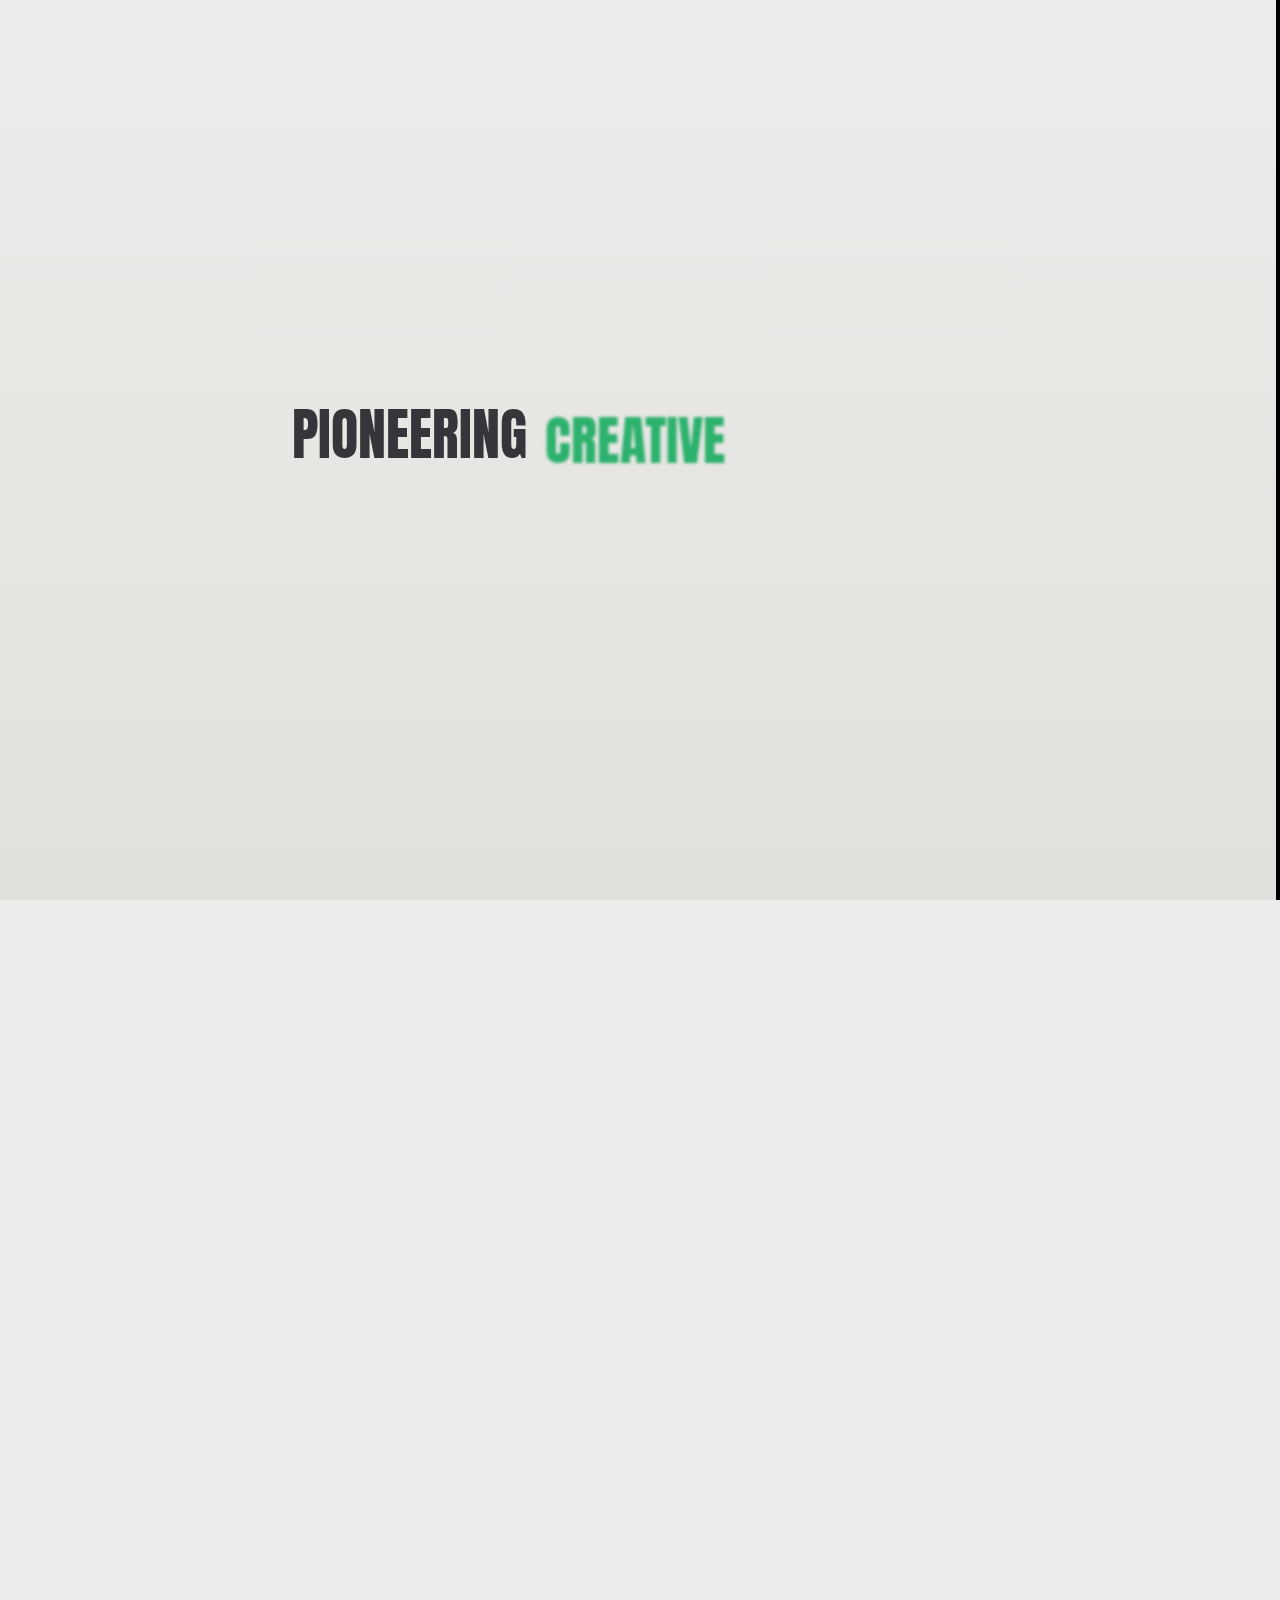
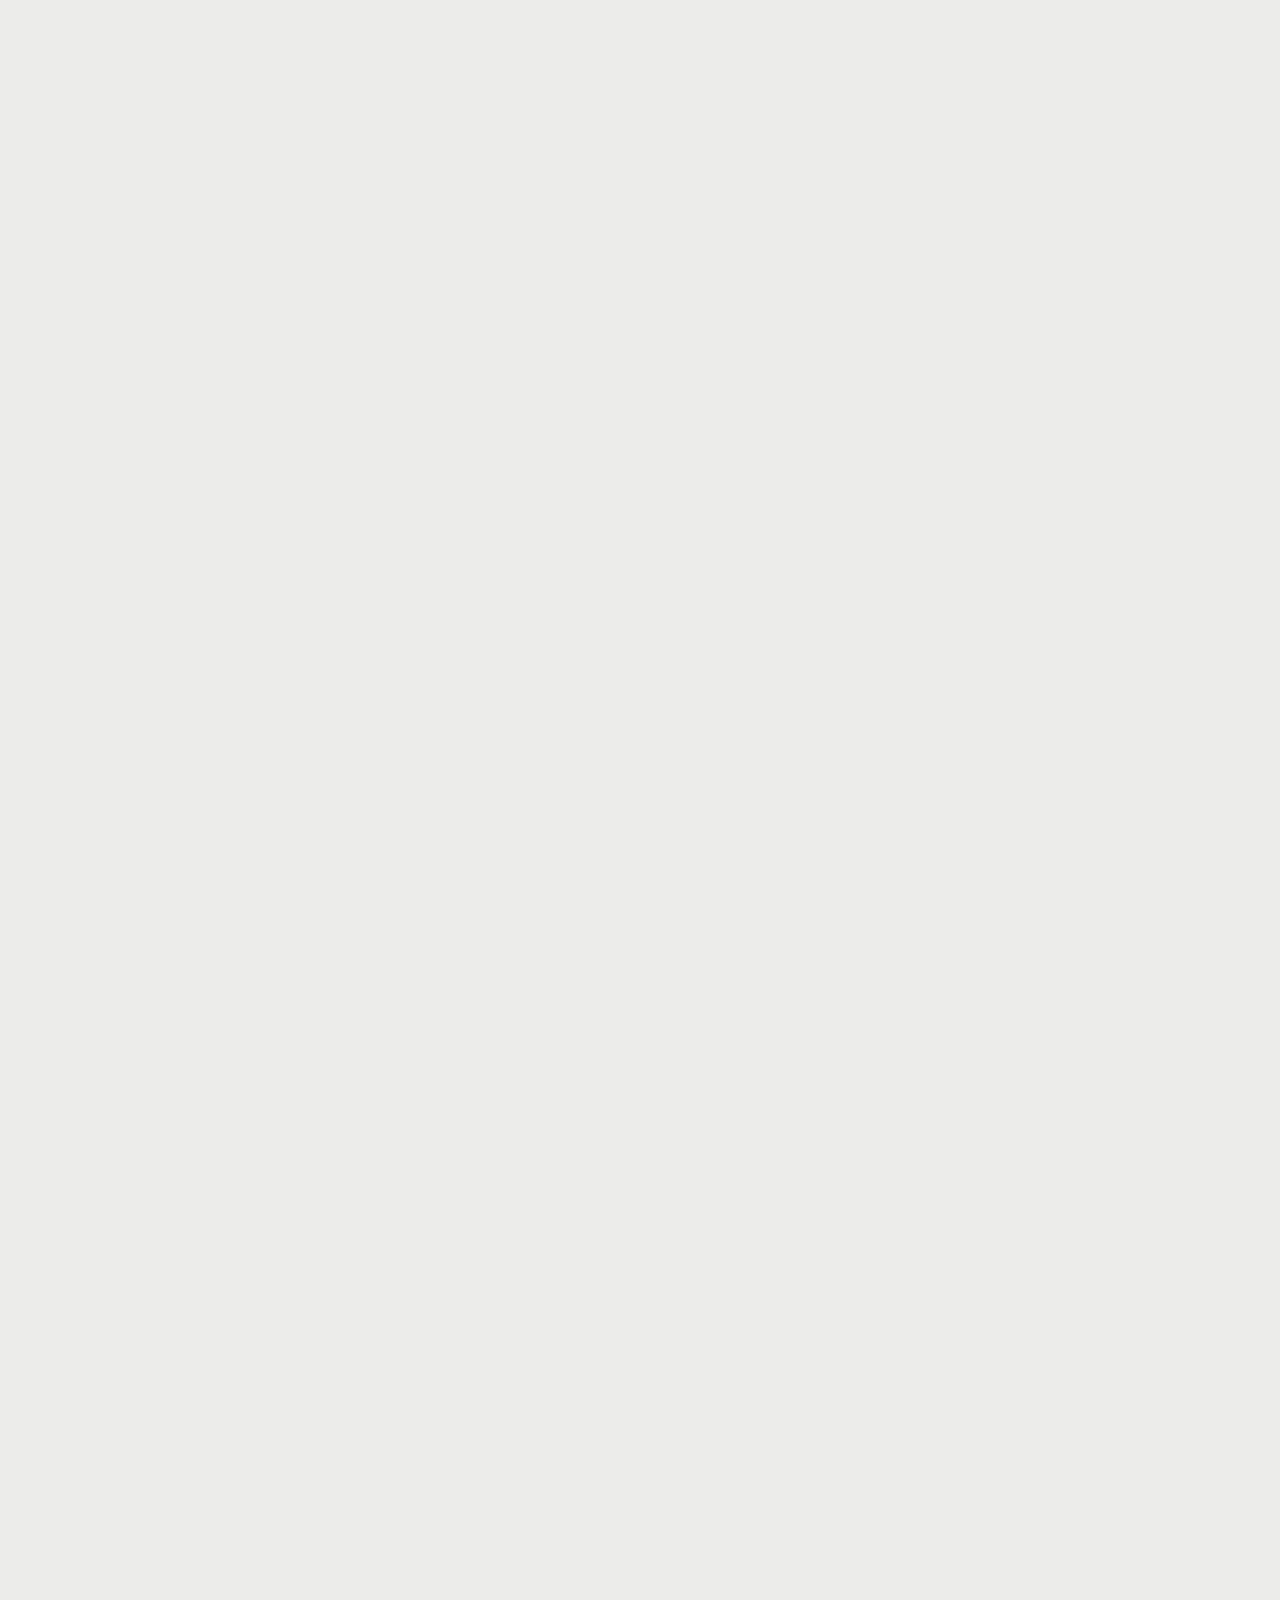
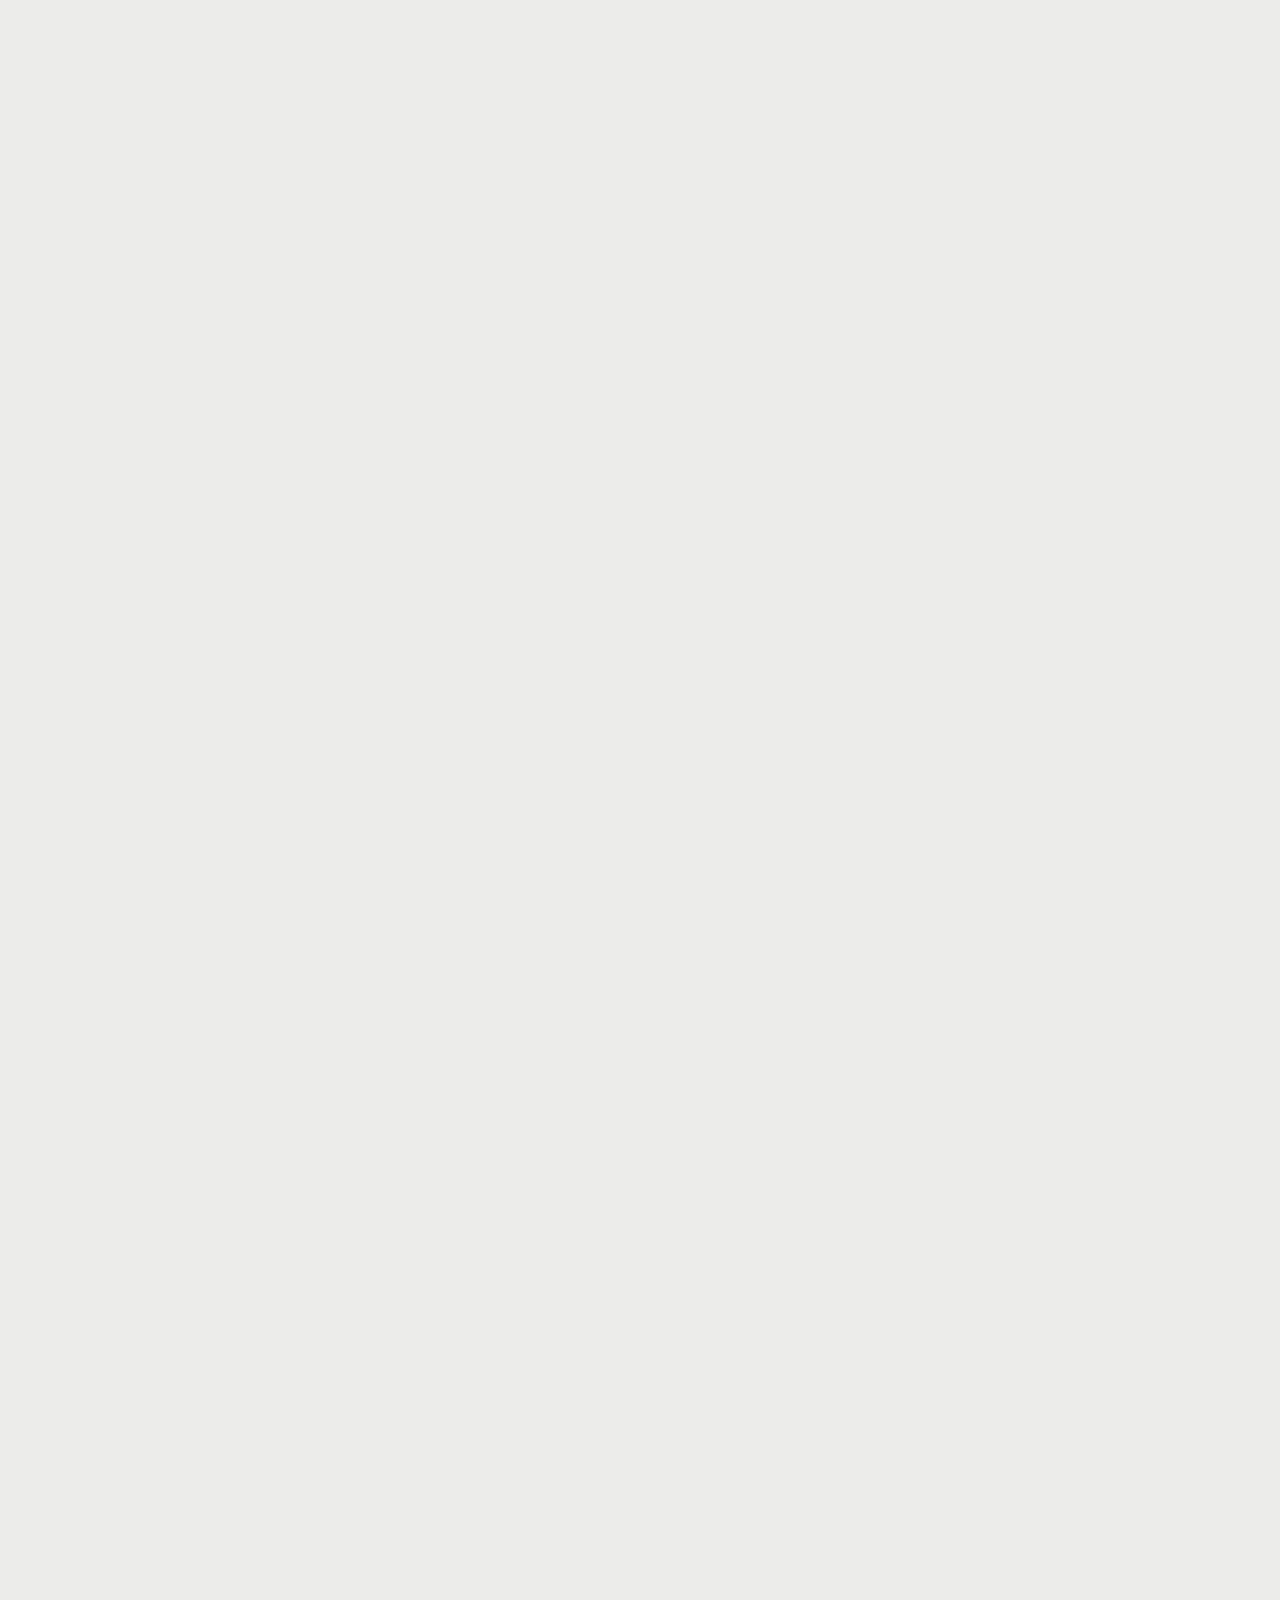
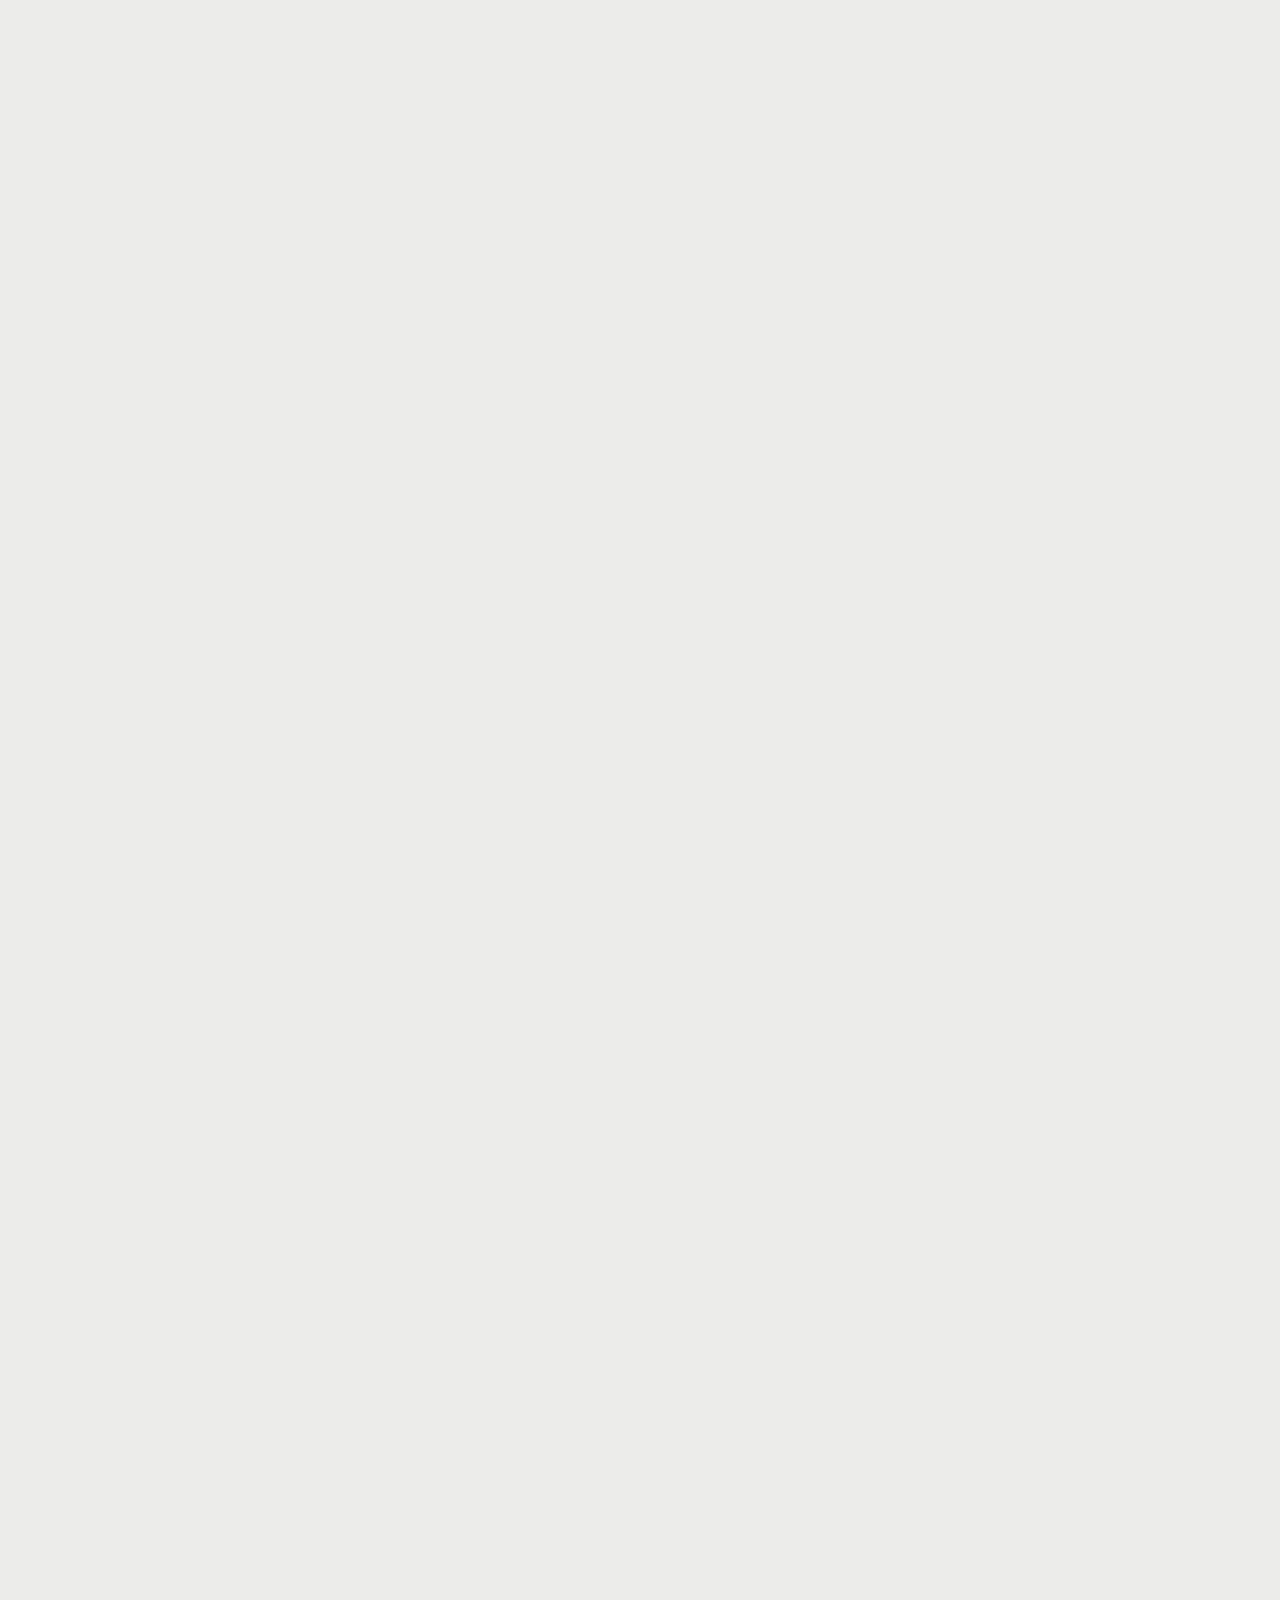
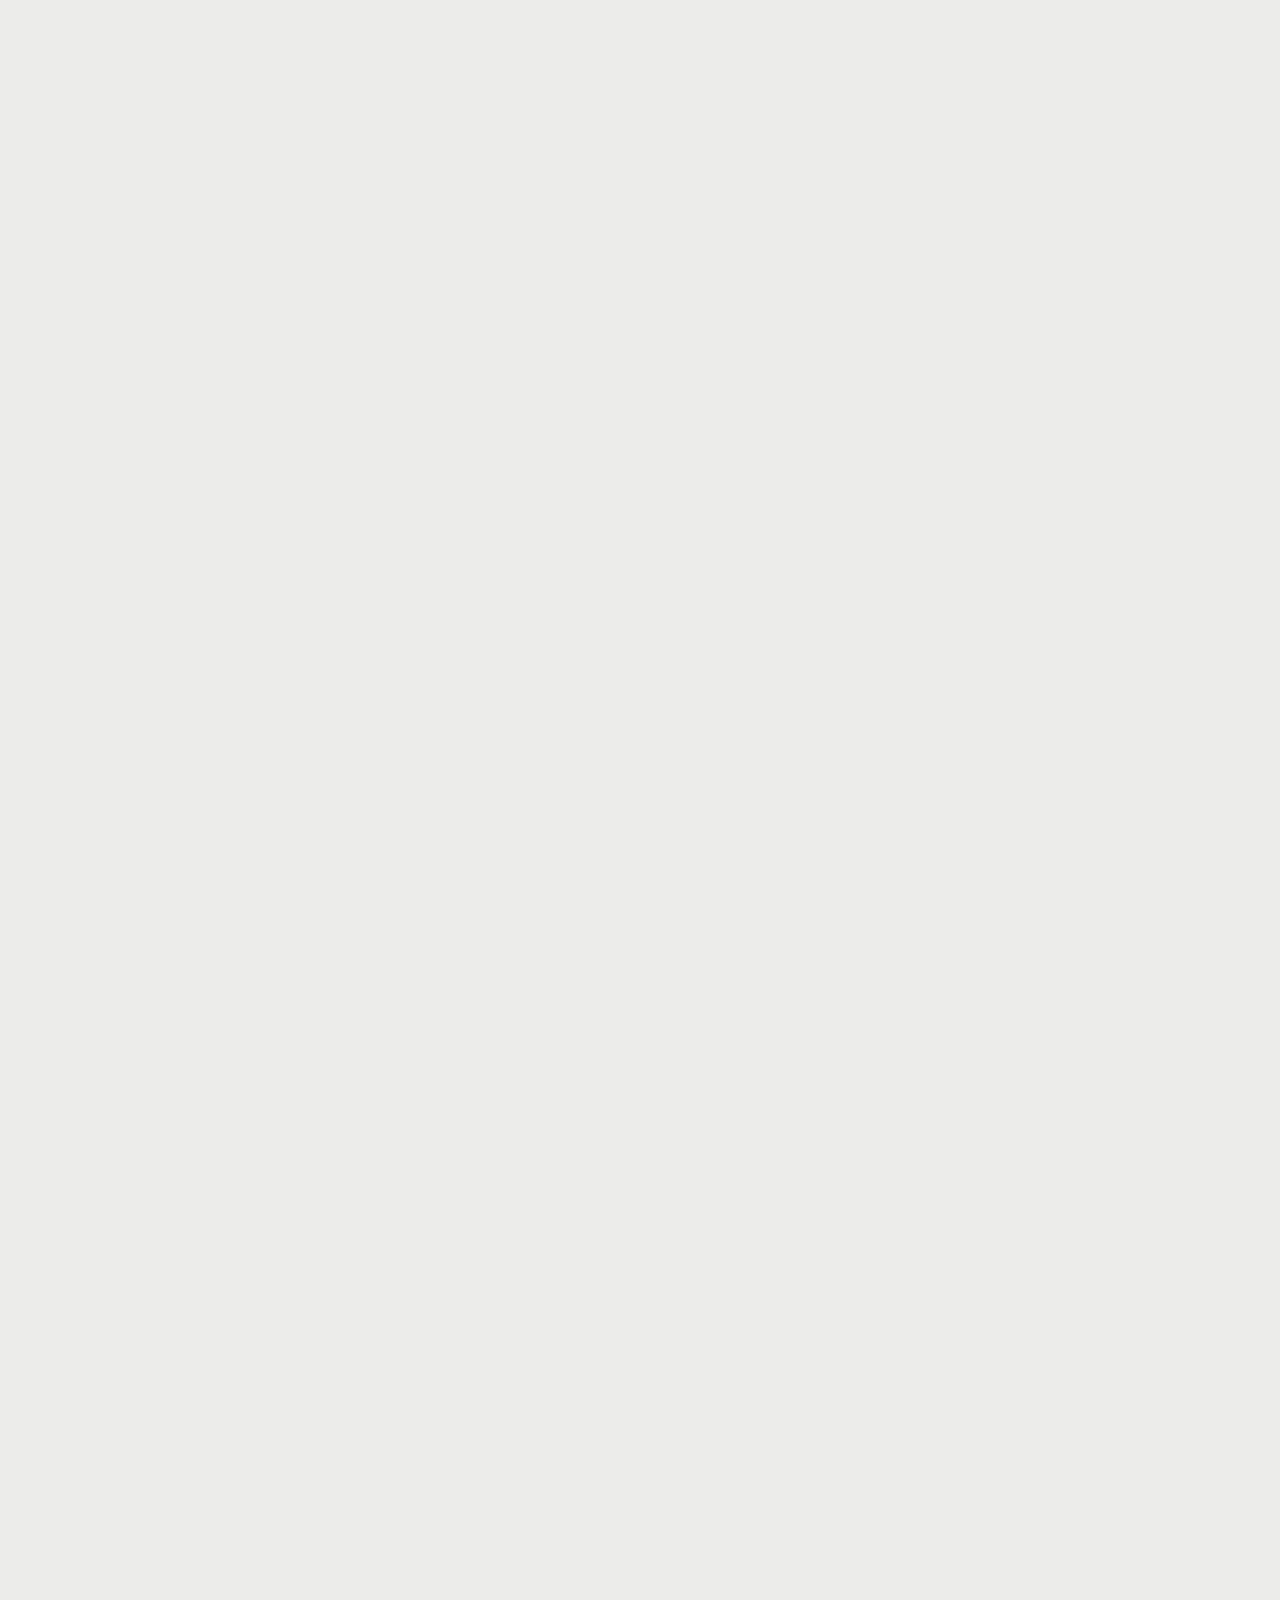
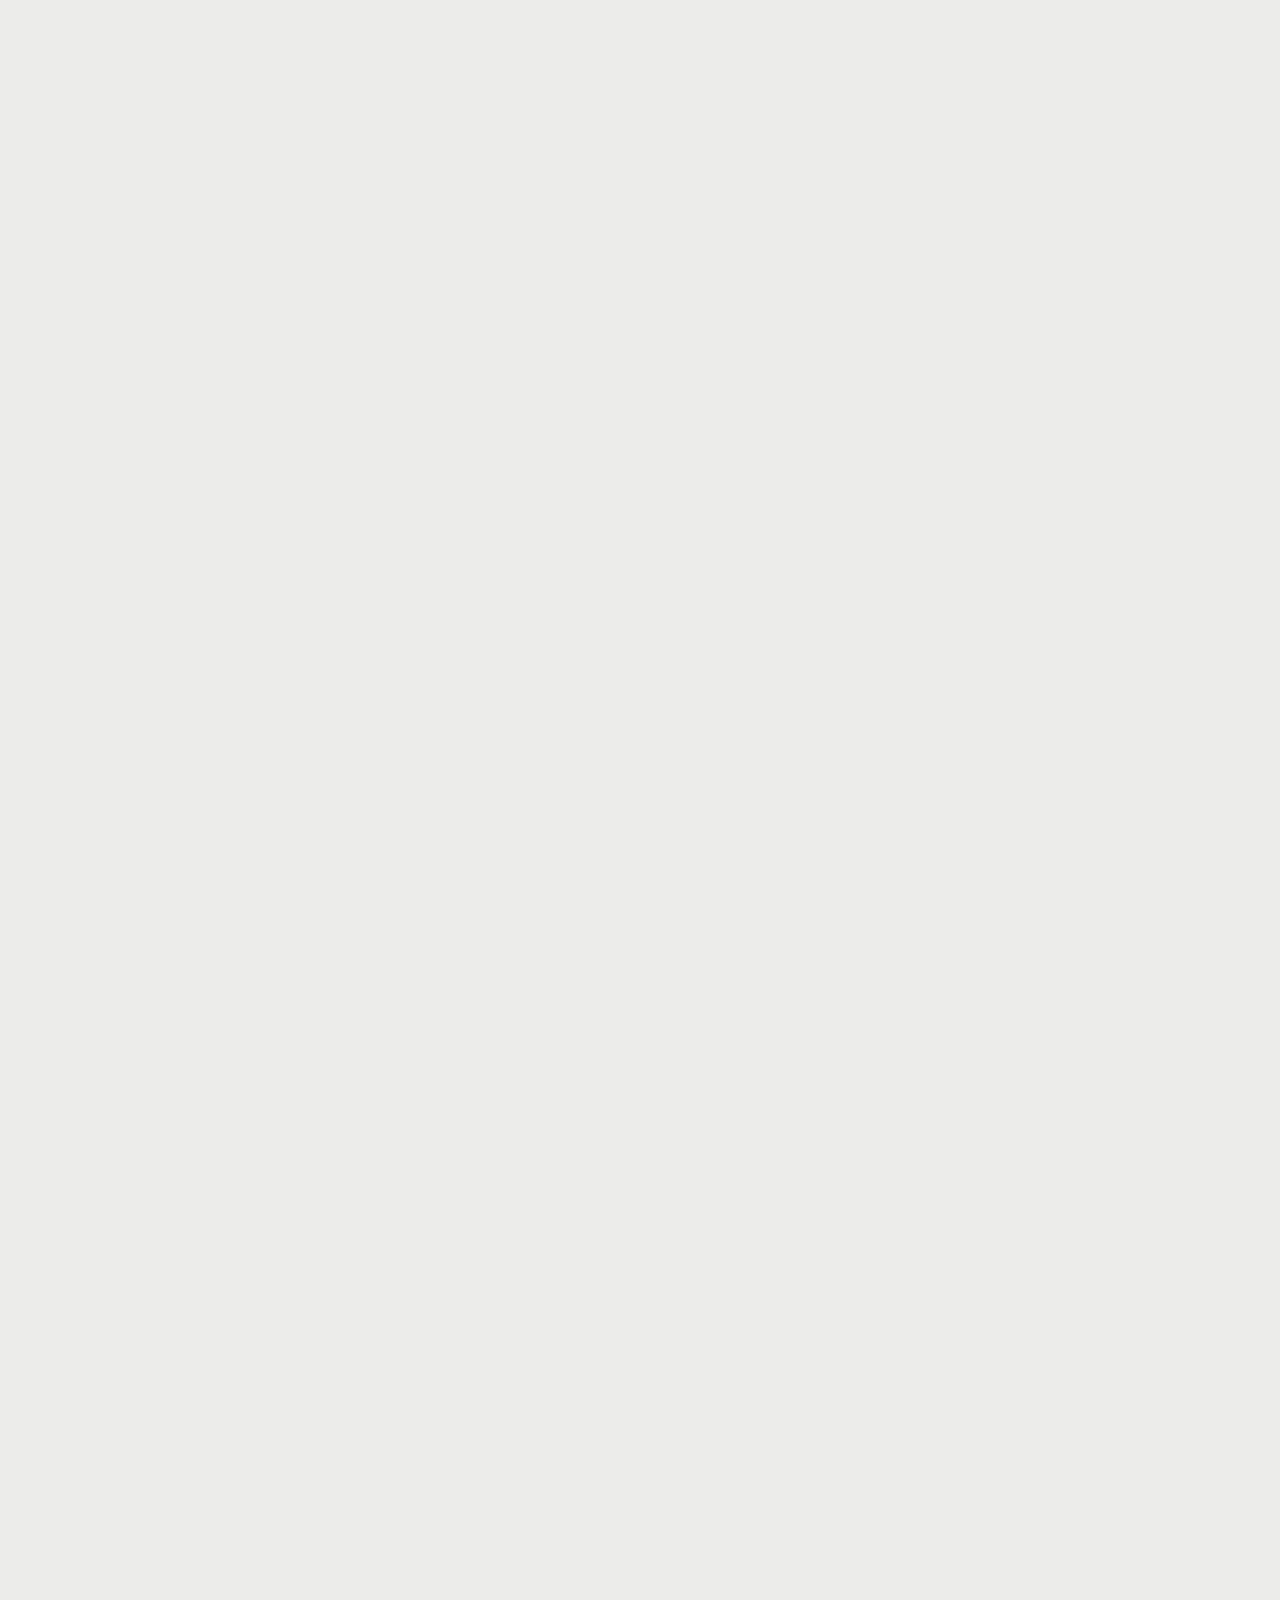
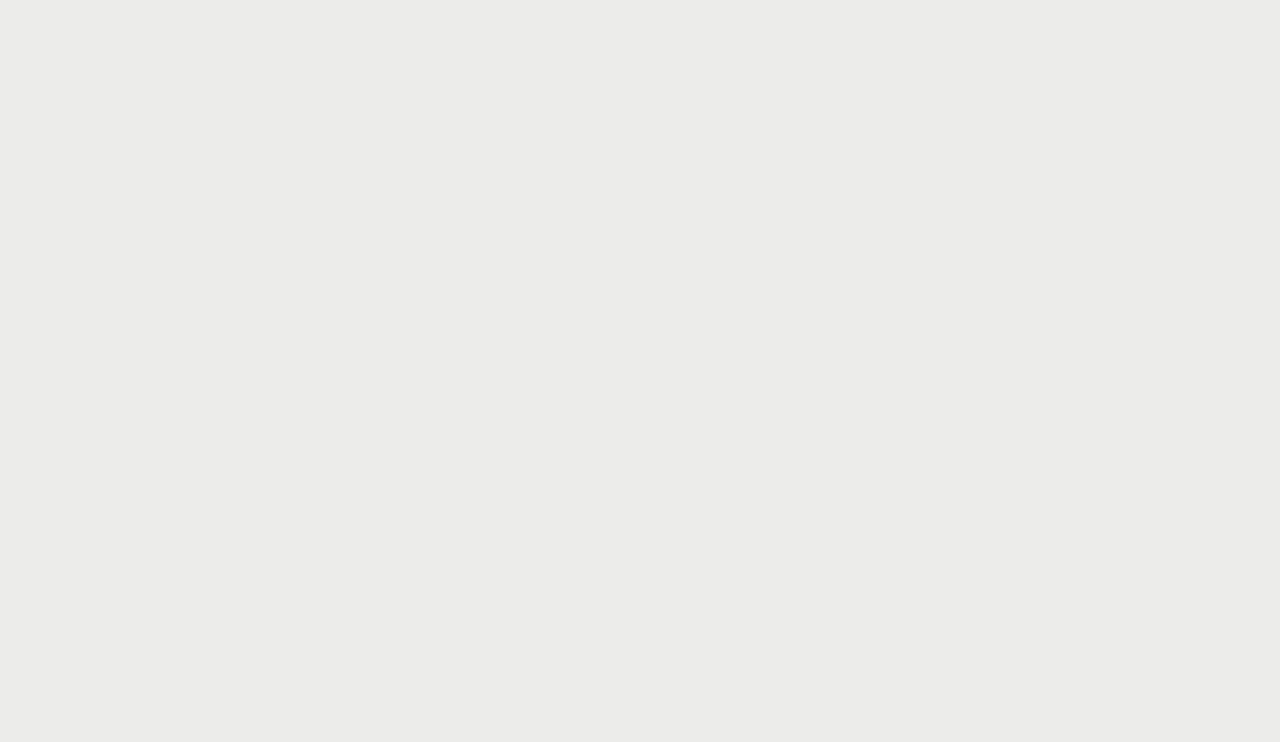
<file: index.html>
<!DOCTYPE html>
<html lang="zxx">

<head>

    <meta charset="UTF-8">
    <meta name="viewport" content="width=device-width, initial-scale=1.0">
    <meta http-equiv="X-UA-Compatible" content="ie=edge">

    <!-- grid css -->
    <link rel="stylesheet" href="css/plugins/bootstrap-grid.css">
    <!-- font awesome css -->
    <link rel="stylesheet" href="css/plugins/fontawesome.min.css">
    <!-- swiper css -->
    <link rel="stylesheet" href="css/plugins/swiper.min.css">
    <!-- okai css -->
    <link rel="stylesheet" href="css/style-friendly.css">
    <!-- page title -->
    <title>WhyNot Advertising</title>

</head>

<body>

    <!-- wrapper -->
    <div id="smooth-wrapper" class="mil-page-wrapper">

        <div id="swup-opm"></div>

        <!-- cursor -->
        <div class="mil-cursor-follower"></div>
        <!-- cursor end -->

        <!-- preloader -->
        <div class="mil-preloader">
            <div class="mil-preloader-animation">
                <div class="mil-pos-abs mil-animation-1">
                    <p class="mil-head1 mil-m1">Pioneering</p>
                    <p class="mil-head1 mil-a2">Creative</p>
                    <p class="mil-head1 mil-m1">Excellence</p>
                </div>
                <div class="mil-pos-abs mil-animation-2">
                    <div class="mil-reveal-frame">
                        <p class="mil-reveal-box"></p>
                        <p class="mil-head1 mil-m1">whynot advertising</p>
                    </div>
                </div>
            </div>
        </div>
        <!-- preloader end -->

        <!-- scroll progress -->
        <div class="mil-progress-track">
            <div class="mil-progress"></div>
        </div>
        <!-- scroll progress end -->

        <!-- fixed elements -->
        <div class="mil-fixed">
            <div class="mil-top-panel">
                <div class="mil-left-side">
                    <a href="index.html" class="mil-logo mil-scroll-to">
                        <img src="img/whynot-logo.png" alt="WhyNot Advertising Logo" class="main-logo-img" />
                    </a>
                </div>
                <div class="mil-buttons-tp-frame mil-c-gone">
                    <!-- <p class="mil-stylized mil-m1 mil-phone"><span class="mil-m2">Office:</span> +91 9821358300</p> -->
                    <div class="mil-buttons">
                        <div class="mil-tp-btn">
                            <div class="mil-menu-btn"><span></span></div>
                        </div>
                    </div>
                </div>
            </div>

            <div class="mil-menu-frame">
                <div class="mil-menu-window">
                    <div class="mil-menu-section mil-inner-scroll" id="swupMenu">
                        <ul class="mil-main-menu mil-c-gone">
                            <li class="mil-has-children">
                                <a href="#about1">About Us</a><button class="mil-menu-arrow" aria-label="Go to About Us"><i class="fas fa-arrow-right"></i></button>
                            </li>
                            <li class="mil-has-children">
                                <a href="#service1">Services</a><button class="mil-menu-arrow" aria-label="Go to Services"><i class="fas fa-arrow-right"></i></button>
                            </li>
                            <li class="mil-has-children">
                                <a href="#team1">Our Team</a><button class="mil-menu-arrow" aria-label="Go to Our Team"><i class="fas fa-arrow-right"></i></button>
                            </li>
                            <li class="mil-has-children">
                                <a href="#newsletter1">Newsletter</a><button class="mil-menu-arrow" aria-label="Go to Newsletter"><i class="fas fa-arrow-right"></i></button>
                            </li>
                        </ul>
                    </div>
                </div>
            </div>
        </div>
        <!-- fixed elements end -->

        <!-- page transition -->
        <div class="mil-transition-fade" id="swup">
            <div class="mil-transition-frame">

                <!-- content -->
                <div id="smooth-content" class="mil-content">

                    <!-- hero -->
                    <div class="mil-hero-1 mil-up" id="top">
                        <div class="container mil-hero-main mil-relative mil-aic">
                            <div class="mil-hero-text mil-scale-img" data-value-1="1.3" data-value-2="0.95">
                                <div class="mil-text-pad"></div>
                                <img src="img/iso-9001.png" alt="ISO 9001:2015 Logo" class="iso-logo-hero mil-mb15" />
                                <div class="mil-word-frame">
                                    <h1 class="mil-display1 mil-rubber">We</h1>
                                    <!-- <div class="mil-s-4"><img src="img/shapes/Text Elements-03.png" alt="shape"></div> -->
                                </div>
                                <h1 class="mil-display1 mil-rubber">Make It</h1>
                                <div class="mil-word-frame mil-mb60">
                                    <h1 class="mil-display1 mil-rubber">Possible </h1>
                                    <div class="mil-s-5"><img src="img/shapes/!-Green.png" alt="shape"></div>
                                </div>
                                <p class="mil-stylized mil-m2">Founded in 2012</p>
                            </div>
                            <div class="mil-shapes mil-scale-img" data-value-1=".7" data-value-2="1.11">
                                <!-- <div class="mil-s-1"><img src="img/shapes/Text Elements-08.png" alt="shape"></div>
                                <div class="mil-s-2"><img src="img/shapes/2.png" alt="shape"></div>
                                <div class="mil-s-3"><img src="img/shapes/Text Elements-06.png" alt="shape"></div>
                                <div class="mil-s-7 mil-mobile-only"><img src="img/shapes/2.png" alt="shape"></div> -->
                            </div>
                        </div>
                        <div class="mil-hero-img-frame" id="scroll">
                            <div class="mil-circle-text-frame mil-parallax-img" data-value-1="-60px" data-value-2="10px">
                                <a href="https://drive.google.com/file/d/18Du0FQaKD7uvkQP_-1ZaJeMn37L5Qc7q/view?usp=sharing" class="mil-circle-text mil-c-gone" target="_blank" rel="noopener noreferrer">
                                    <svg version="1.1" xmlns="http://www.w3.org/2000/svg" xmlns:xlink="http://www.w3.org/1999/xlink" x="0px" y="0px" viewBox="0 0 300 300" enable-background="new 0 0 300 300" xml:space="preserve" data-value="360" class="mil-rotate">
                                        <defs>
                                            <path id="circlePath" d="M 150, 150 m -60, 0 a 60,60 0 0,1 120,0 a 60,60 0 0,1 -120,0 " />
                                        </defs>
                                        <circle cx="150" cy="100" r="75" fill="none" />
                                        <g>
                                            <use xlink:href="#circlePath" fill="none" />
                                            <text style="letter-spacing: 2px; font-size: 10px">
                                                <!-- circle text -->
                                                <textPath xlink:href="#circlePath">get to know us - get to know us - get to know us - </textPath>
                                            </text>
                                        </g>
                                    </svg>
                                    <span class="mil-arrow">
                                        <i class="fal fa-arrow-down"></i>
                                    </span>
                                </a>
                            </div>
                            <div class="mil-hero-img mil-up">
                                <img src="img/home-1/Main banner.webp" alt="hero" class="mil-scale-img" data-value-1="1.25" data-value-2="1">
                            </div>
                        </div>
                    </div>
                    <!-- hero end -->

                    <!-- about -->
                    <div class="mil-p-160-100" id="about1">
                        <div class="container">
                            <div class="row mil-jcb">
                                <div class="col-12">
                                    <p class="mil-stylized mil-m2 mil-mb60 mil-up">About us</p>
                                </div>
                                <div class="col-lg-4">
                                    <h2 class="mil-head1 mil-mb60 mil-up">Where strategy<br>meets <span class="mil-a2">creativity </span></h2>
                                    <p class="mil-text-sm mil-deco-text mil-mb60 mil-up">Welcome to <span class="mil-a2">WhyNot Advertising</span> where creativity meets strategy, and bold ideas are backed by sharp thinking.<br>We're a full-service marketing and advertising agency headquartered in Mumbai, partnering with brands across India to craft campaigns that don't just look good but work smart.</p>
                                </div>
                                <div class="col-lg-7">
                                    <p class="mil-text-md mil-mb30 mil-up"><span class="mil-a2">What do we do best? Making your brand unmissable.</span><br>Whether it's a high-impact digital campaign, a moment-marketing masterstroke, offline activations that people can't stop talking about, or immersive event experiences — we build end-to-end communication ecosystems tailored to your audience, platform, and business goal. Insight-led, data-backed, and creatively executed — we're the people who ask 'Why not?' when everyone else is playing safe.</p>
                                    <p class="mil-text-md mil-mb60 mil-up"><span class="mil-a2">Quality is our promise. Purpose is our north star. </span><br>We're an ISO 9001:2015 certified agency, which means processes matter to us as much as pixels. As proud members of the Advertising Standards Council of India (ASCI), we're committed to ethical, responsible advertising that puts the consumer first. Our goal? To help brands grow with intention, relevance, and a little bit of edge.</p>
                                </div>
                            </div>
                        </div>
                    </div>
                    <!-- about end -->

                    <!-- iconboxes -->
                    <div class="mil-p-0-100">
                        <div class="container">
                            <div class="row mil-jcc">
                                <div class="col-12 col-md-6 col-lg-3">
                                    <div class="mil-iconbox mil-tac mil-mb60">
                                        <img src="img/home-1/iconbox/Text Elements-11.png" alt="icon" class="mil-mb30 mil-up">
                                        <h4 class="mil-head4 mil-mb30 mil-up">Industry Expertise</h4>
                                        <p class="mil-text-md mil-shortened mil-up">A deep understanding of financial markets and investor behavior.</p>
                                    </div>
                                </div>
                                <div class="col-12 col-md-6 col-lg-3">
                                    <div class="mil-iconbox mil-mb60">
                                        <img src="img/home-1/iconbox/Text Elements-13.png" alt="icon" class="mil-mb30 mil-up">
                                        <h4 class="mil-head4 mil-mb30 mil-up">Creative Excellence</h4>
                                        <p class="mil-text-md mil-shortened mil-up">Innovative storytelling that resonates with different investor demographics.</p>
                                    </div>
                                </div>
                                <div class="col-12 col-md-6 col-lg-3">
                                    <div class="mil-iconbox mil-tac mil-mb60">
                                        <img src="img/home-1/iconbox/Text Elements-12.png" alt="icon" class="mil-mb30 mil-up">
                                        <h4 class="mil-head4 mil-mb30 mil-up">Agility and Execution</h4>
                                        <p class="mil-text-md mil-shortened mil-up">Proven track record of delivering high-quality campaigns within tight deadlines.</p>
                                    </div>
                                </div>
                                <div class="col-12 col-md-6 col-lg-3">
                                    <div class="mil-iconbox mil-tac mil-mb60">
                                        <img src="img/home-1/iconbox/Text Elements-14.png" alt="icon" class="mil-mb30 mil-up">
                                        <h4 class="mil-head4 mil-mb30 mil-up">Data Driven Approach</h4>
                                        <p class="mil-text-md mil-shortened mil-up">Analytics-backed strategies that drive measurable results.</p>
                                    </div>
                                </div>
                            </div>
                        </div>
                    </div>
                    <!-- iconboxes end -->

                    <!-- services -->
                    <div class="" id="service1">
                        <div class="container">
                            <div class="row mil-jcb">
                                <div class="col-12">
                                    <p class="mil-stylized mil-m2 mil-mb60 mil-up">Our Services</p>
                                    <h2 class="mil-head1 mil-mb90 mil-up">We generate <span class="mil-a1">unique</span> ideas</h2>
                                </div>
                                <div class="col-lg-7">
                                    <ul class="mil-services-list mil-mb160">
                                        <li class="mil-service-item mil-768-mb60 mil-up">
                                            <div class="mil-item-text mil-mb30">
                                                <h3 class="mil-head3 mil-mb30 mil-up">Digital and Social Media Campaigns</h3>
                                                <p class="mil-text-md mil-deco-text mil-max-3row-text mil-up">We create insight-driven digital strategies that connect brands with audiences across platforms and screens.</p>
                                            </div>
                                            <!-- <div class="mil-mb30 mil-up">
                                                <a href="#" class="mil-stylized-btn mil-c-gone">
                                                    <i class="fal fa-arrow-up"></i>
                                                    <span>Read more</span>
                                                </a>
                                            </div> -->
                                        </li>
                                        <li class="mil-service-item mil-768-mb60 mil-up">
                                            <div class="mil-item-text mil-mb30">
                                                <h3 class="mil-head3 mil-mb30 mil-up">Offline and Online Events, and BTL Activations</h3>
                                                <p class="mil-text-md mil-deco-text mil-max-3row-text mil-up">From on-ground buzz to virtual experiences, we bring brands to life through immersive, high-impact engagements.</p>
                                            </div>
                                            <!-- <div class="mil-mb30 mil-up">
                                                <a href="#" class="mil-stylized-btn mil-c-gone">
                                                    <i class="fal fa-arrow-up"></i>
                                                    <span>Read more</span>
                                                </a>
                                            </div> -->
                                        </li>
                                        <li class="mil-service-item mil-up">
                                            <div class="mil-item-text mil-mb30">
                                                <h3 class="mil-head3 mil-mb30 mil-up">Website and SEO Optimisation.</h3>
                                                <p class="mil-text-md mil-deco-text mil-max-3row-text mil-up">We build and optimise websites that don't just look good but rank better and convert faster.</p>
                                            </div>
                                            <!-- <div class="mil-mb30 mil-up">
                                                <a href="#" class="mil-stylized-btn mil-c-gone">
                                                    <i class="fal fa-arrow-up"></i>
                                                    <span>Read more</span>
                                                </a>
                                            </div> -->
                                        </li>
                                        <li class="mil-service-item mil-768-mb60 mil-up">
                                            <div class="mil-item-text mil-mb30">
                                                <h3 class="mil-head3 mil-mb30 mil-up">Audio and Video for TVCs, AVs, DVCs and Social Media.</h3>
                                                <p class="mil-text-md mil-deco-text mil-max-3row-text mil-up">From scripts to screen, we produce compelling content that speaks your brand's language across formats.</p>
                                            </div>
                                            <!-- <div class="mil-mb30 mil-up">
                                                <a href="#" class="mil-stylized-btn mil-c-gone">
                                                    <i class="fal fa-arrow-up"></i>
                                                    <span>Read more</span>
                                                </a>
                                            </div> -->
                                        </li>
                                        <li class="mil-service-item mil-768-mb60 mil-up">
                                            <div class="mil-item-text mil-mb30">
                                                <h3 class="mil-head3 mil-mb30 mil-up">Email Marketing and PPC Campaigns.</h3>
                                                <p class="mil-text-md mil-deco-text mil-max-3row-text mil-up">We craft performance-led communication that reaches the right inboxes and ranks on the right screens.</p>
                                            </div>
                                            <!-- <div class="mil-mb30 mil-up">
                                                <a href="#" class="mil-stylized-btn mil-c-gone">
                                                    <i class="fal fa-arrow-up"></i>
                                                    <span>Read more</span>
                                                </a>
                                            </div> -->
                                        </li>
                                        <li class="mil-service-item mil-up">
                                            <div class="mil-item-text mil-mb30">
                                                <h3 class="mil-head3 mil-mb30 mil-up">Radio Jingles, Ads and Marketing Collaterals.</h3>
                                                <p class="mil-text-md mil-deco-text mil-max-3row-text mil-up">Whether it's a catchy tune or a crisp brochure, we create assets that amplify your brand voice across touchpoints.</p>
                                            </div>
                                            <!-- <div class="mil-mb30 mil-up">
                                                <a href="#" class="mil-stylized-btn mil-c-gone">
                                                    <i class="fal fa-arrow-up"></i>
                                                    <span>Read more</span>
                                                </a>
                                            </div> -->
                                        </li>
                                        <li class="mil-service-item mil-up">
                                            <div class="mil-item-text mil-mb30">
                                                <h3 class="mil-head3 mil-mb30 mil-up">SEM and Performance Marketing.</h3>
                                                <p class="mil-text-md mil-deco-text mil-max-3row-text mil-up">We turn search intent into action through targeted, data-driven campaigns that deliver measurable ROI.</p>
                                            </div>
                                            <!-- <div class="mil-mb30 mil-up">
                                                <a href="#" class="mil-stylized-btn mil-c-gone">
                                                    <i class="fal fa-arrow-up"></i>
                                                    <span>Read more</span>
                                                </a>
                                            </div> -->
                                        </li>
                                        <li class="mil-service-item mil-up">
                                            <div class="mil-item-text mil-mb30">
                                                <h3 class="mil-head3 mil-mb30 mil-up">Content Development.</h3>
                                                <p class="mil-text-md mil-deco-text mil-max-3row-text mil-up">From brand stories to bite-sized content, we develop copy that informs, engages and drives recall.</p>
                                            </div>
                                            <!-- <div class="mil-mb30 mil-up">
                                                <a href="#" class="mil-stylized-btn mil-c-gone">
                                                    <i class="fal fa-arrow-up"></i>
                                                    <span>Read more</span>
                                                </a>
                                            </div> -->
                                        </li>
                                        
                                    </ul>
                                </div>
                                <div class="col-lg-3 mil-mb130">
                                    <div class="row">
                                        <div class="col-md-4 col-lg-12">
                                            <div class="mil-counter-item mil-mb30 mil-768-mb60 mil-up">
                                                <h4 class="mil-offset-number mil-up">13<span class="mil-a2">+</span></h4>
                                                <div class="mil-counter-text">
                                                    <h5 class="mil-head4 mil-m1 mil-up">Years in business</h5>
                                                </div>
                                            </div>
                                        </div>
                                        <div class="col-md-4 col-lg-12">
                                            <div class="mil-counter-item mil-mb30 mil-768-mb60 mil-up">
                                                <h4 class="mil-offset-number mil-up">500<span class="mil-a2">+</span></h4>
                                                <div class="mil-counter-text">
                                                    <h5 class="mil-head4 mil-m1 mil-up">Events executed</h5>
                                                </div>
                                            </div>
                                        </div>
                                        <div class="col-md-4 col-lg-12">
                                            <div class="mil-counter-item mil-mb30 mil-up">
                                                <h4 class="mil-offset-number mil-up">50,000<span class="mil-a2">+</span></h4>
                                                <div class="mil-counter-text">
                                                    <h5 class="mil-head4 mil-m1 mil-up">Creative delivered</h5>
                                                </div>
                                            </div>
                                        </div>
                                        <div class="row">
                                        <div class="col-md-4 col-lg-12">
                                            <div class="mil-counter-item mil-mb30 mil-768-mb60 mil-up">
                                                <h4 class="mil-offset-number mil-up">5000<span class="mil-a2">+</span></h4>
                                                <div class="mil-counter-text">
                                                    <h5 class="mil-head4 mil-m1 mil-up">Videos delivered</h5>
                                                </div>
                                            </div>
                                        </div>
                                        <div class="col-md-4 col-lg-12">
                                            <div class="mil-counter-item mil-mb30 mil-768-mb60 mil-up">
                                                <h4 class="mil-offset-number mil-up">1500<span class="mil-a2">+</span></h4>
                                                <div class="mil-counter-text">
                                                    <h5 class="mil-head4 mil-m1 mil-up">Projects delivered</h5>
                                                </div>
                                            </div>
                                        </div>
                                        <div class="col-md-4 col-lg-12">
                                            <div class="mil-counter-item mil-mb30 mil-up">
                                                <h4 class="mil-offset-number mil-up">100<span class="mil-a2">+</span></h4>
                                                <div class="mil-counter-text">
                                                    <h5 class="mil-head4 mil-m1 mil-up">Clients served</h5>
                                                </div>
                                            </div>
                                        </div>
                                        <div class="col-md-4 col-lg-12">
                                            <div class="mil-counter-item mil-mb30 mil-768-mb60 mil-up">
                                                <h4 class="mil-offset-number mil-up">100<span class="mil-a2">+</span></h4>
                                                <div class="mil-counter-text">
                                                    <h5 class="mil-head4 mil-m1 mil-up">Employees</h5>
                                                </div>
                                            </div>
                                        </div>
                                        <div class="col-md-4 col-lg-12">
                                            <div class="mil-counter-item mil-mb30 mil-up">
                                                <h4 class="mil-offset-number mil-up">20<span class="mil-a2">+</span></h4>
                                                <div class="mil-counter-text">
                                                    <h5 class="mil-head4 mil-m1 mil-up">Designers</h5>
                                                </div>
                                            </div>
                                        </div>
                                    </div>
                                </div>
                            </div>
                        </div>
                    </div>
                    <!-- services end -->

                    <!-- call to action -->
                    <div class="container">
                        <div class="mil-half-container mil-up">
                            <div class="mil-text-box mil-g-m1 mil-p-160-160">
                                <p class="mil-stylized mil-m2 mil-mb60 mil-up">Contact</p>
                                <h2 class="mil-display3 mil-mb60 mil-m4 mil-up">Let's <span class="mil-a1">Connects! </span><br>To create your<br> next <span class="mil-a1">successful</span><br> campaign <span class="mil-a1">together.</span></h2>
                                <p class="mil-text-md mil-deco-text mil-shortened mil-up">At <span class="mil-a2">WhyNot,</span> collaboration is at the heart of everything we do. If you have a vision (or even just a hunch), we're here to help shape it into something impactful.</p>
                            </div>
                            <div class="mil-image-box">
                                <div class="mil-image-frame">
                                    <img src="img/home-1/contact.webp" alt="img" class="mil-scale-img" data-value-1="1.20" data-value-2="1">
                                    <div class="mil-overlay"></div>
                                </div>
                            </div>
                        </div>
                        <div class="row mil-aic mil-jcb mil-no-g">
                            <div class="col-lg-4 mil-992-gone">
                                <p class="mil-text-sm mil-up">We accept your requests 24/7. Feel free to <a href="contact-frl.html" class="mil-text-link mil-a2 mil-c-gone">write to us</a> whenever it is convenient for you</p>
                            </div>
                            <div class="col-lg-6">
                                <div class="mil-button-pad mil-a2">
                                    <span class="mil-up"><a href="contact-frl.html" class="mil-btn mil-btn-border mil-c-gone">Get in touch</a></span>
                                </div>
                            </div>
                        </div>
                    </div>
                    <!-- call to action end -->

                    <!-- team -->
                    <div class="mil-p-160-130 mil-768-p-160-145" id="team1">
                        <div class="container" id="container">
                            <div class="row mil-aie mil-mb30">
                                <div class="col-lg-6">
                                    <h2 class="mil-head1 mil-mb30 mil-up">Meet Our <span class="mil-a1">Team</span></h2>
                                </div>
                                <div class="col-lg-6">
                                    <div class="mil-team-nav-wrap mil-mb30 mil-up">
                                        <div class="mil-sb-nav" style="margin-bottom: 8px;">
                                            <div class="mil-slider-btn mil-sb-prev"><i class="fal fa-arrow-left"></i></div>
                                            <div class="mil-slider-btn mil-sb-next"><i class="fal fa-arrow-right"></i></div>
                                        </div>
                                        <!-- <p class="mil-stylized mil-m1 mil-tar mil-768-tal" style="margin: 0;"><a href="team-frl.html" class="mil-arrow-link mil-c-gone">View all members</a></p> -->
                                    </div>
                                </div>
                            </div>
                        </div>
                        <div style="margin-left:40px; margin-right:40px;">
                            <div class="swiper-container mil-team-slider" style="overflow: hidden; max-width: 100%;">
                                <div class="swiper-wrapper">
                                <!-- Team Member 1 -->
                                <div class="swiper-slide">
                                    <div class="mil-team-card mil-mb30 mil-768-mb-15 mil-up">
                                    <div class="mil-hover-frame">
                                        <img src="img/team/Khushi_photo.jpg" alt="Team Member" class="mil-scale-img" data-value-1="1.20" data-value-2="1">
                                    </div>
                                    <div class="mil-hover-overlay">
                                        <div class="mil-descr">
                                            <h4 class="mil-head4 mil-m4 mil-mb20">KHUSHI JOSHI</h4>
                                            <p class="mil-stylized mil-m2">EXECUTIVE DIRECTOR</p>
                                        </div>
                                    </div>
                                    </div>
                                </div>
                    
                                <!-- Team Member 2 -->
                                <div class="swiper-slide">
                                    <div class="mil-team-card mil-mb30 mil-768-mb-15 mil-up">
                                    <div class="mil-hover-frame">
                                        <img src="img/team/Vinit_photo.jpg" alt="Team Member" class="mil-scale-img" data-value-1="1.20" data-value-2="1">
                                    </div>
                                    <div class="mil-hover-overlay">
                                        <div class="mil-descr">
                                            <h4 class="mil-head4 mil-m4 mil-mb20">VINITH NAIR</h4>
                                            <p class="mil-stylized mil-m2">EXECUTIVE DIRECTOR</p>
                                        </div>
                                    </div>
                                    </div>
                                </div>
                    
                                <!-- Team Member 3 -->
                                <div class="swiper-slide">
                                    <div class="mil-team-card mil-mb30 mil-768-mb-15 mil-up">
                                    <div class="mil-hover-frame">
                                        <img src="img/team/Rakesh_photo.jpg" alt="Team Member" class="mil-scale-img" data-value-1="1.20" data-value-2="1">
                                    </div>
                                    <div class="mil-hover-overlay">
                                        <div class="mil-descr">
                                            <h4 class="mil-head4 mil-m4 mil-mb20">RAKESH PRASAD</h4>
                                            <p class="mil-stylized mil-m2">HEAD PRODUCTION</p>
                                        </div>
                                    </div>
                                    </div>
                                </div>
                    
                                <!-- Team Member 4 -->
                                <div class="swiper-slide">
                                    <div class="mil-team-card mil-mb30 mil-768-mb-15 mil-up">
                                    <div class="mil-hover-frame">
                                        <img src="img/team/Lili_photo.jpg" alt="Team Member" class="mil-scale-img" data-value-1="1.20" data-value-2="1">
                                    </div>
                                    <div class="mil-hover-overlay">
                                        <div class="mil-descr">
                                            <h4 class="mil-head4 mil-m4 mil-mb20">LILY MEHTA</h4>
                                            <p class="mil-stylized mil-m2">HEAD CLIENT RELATIONS</p>
                                        </div>
                                    </div>
                                    </div>
                                </div>
                    
                                <!-- Team Member 5 -->
                                <div class="swiper-slide">
                                    <div class="mil-team-card mil-mb30 mil-768-mb-15 mil-up">
                                    <div class="mil-hover-frame">
                                        <img src="img/team/Neha_photo.jpg" alt="Team Member" class="mil-scale-img" data-value-1="1.20" data-value-2="1">
                                    </div>
                                    <div class="mil-hover-overlay">
                                        <div class="mil-descr">
                                            <h4 class="mil-head4 mil-m4 mil-mb20">NEHA DALVI</h4>
                                            <p class="mil-stylized mil-m2">HEAD CREATIVE</p>
                                        </div>
                                    </div>
                                    </div>
                                </div>
                    
                                <!-- Team Member 6 -->
                                <div class="swiper-slide">
                                    <div class="mil-team-card mil-mb30 mil-768-mb-15 mil-up">
                                    <div class="mil-hover-frame">
                                        <img src="img/team/Vinay_photo.jpg" alt="Team Member" class="mil-scale-img" data-value-1="1.20" data-value-2="1">
                                    </div>
                                    <div class="mil-hover-overlay">
                                        <div class="mil-descr">
                                            <h4 class="mil-head4 mil-m4 mil-mb20">VINAY SAGVEKAR</h4>
                                            <p class="mil-stylized mil-m2">HEAD CREATIVE</p>
                                        </div>
                                    </div>
                                    </div>
                                </div>
                    
                                <!-- Team Member 7 -->
                                <div class="swiper-slide">
                                    <div class="mil-team-card mil-mb30 mil-768-mb-15 mil-up">
                                    <div class="mil-hover-frame">
                                        <img src="img/team/Ranjan_photo.jpg" alt="Team Member" class="mil-scale-img" data-value-1="1.20" data-value-2="1">
                                    </div>
                                    <div class="mil-hover-overlay">
                                        <div class="mil-descr">
                                            <h4 class="mil-head4 mil-m4 mil-mb20">RANJAN JHA</h4>
                                            <p class="mil-stylized mil-m2">HEAD ACCOUNTING & FINANCE</p>
                                        </div>
                                    </div>
                                    </div>
                                </div>
                    
                                <!-- Team Member 8 -->
                                <div class="swiper-slide">
                                    <div class="mil-team-card mil-mb30 mil-768-mb-15 mil-up">
                                    <div class="mil-hover-frame">
                                        <img src="img/team/Disha_photo.jpg" alt="Team Member" class="mil-scale-img" data-value-1="1.20" data-value-2="1">
                                    </div>
                                    <div class="mil-hover-overlay">
                                        <div class="mil-descr">
                                            <h4 class="mil-head4 mil-m4 mil-mb20">DISHA KHURANA</h4>
                                            <p class="mil-stylized mil-m2">HEAD GIFTING & MERCHANDISE</p>
                                        </div>
                                    </div>
                                    </div>
                                </div>
                                </div>
                            </div>
                        </div>
                        </div>
                    </div>
                    

                    <!-- call to action -->
                    <div class="">
                        <div class="container mil-relative">
                            <div class="mil-objects">
                                <div class="mil-obj-1"></div>
                                <div class="mil-obj-2"></div>
                            </div>
                            <p class="mil-stylized mil-m2 mil-mb60 mil-tac mil-up">Explore our agency</p>
                            <h2 class="mil-head1 mil-rubber mil-tac mil-mb60 mil-up">We don't just chase trends — we build <span class="mil-a1">narratives</span> rooted in <span class="mil-a1">insight</span> and <span class="mil-a1">creativity</span> shaping every <span class="mil-a1">frame</span> with a <span class="mil-a1">purpose</span> and every <span class="mil-a1">campaign</span> with <span class="mil-a1">measurable impact.</span></h2>
                            <div class="mil-text-with-button mil-mb60">
                                <p class="mil-text-sm mil-tar mil-768-tac mil-up">We've been working for more than 12 years in this industry <br>building a portfolio that reflects our purpose.</p>
                                <span class="mil-up"><a href="https://drive.google.com/file/d/1TWk5t3UKIivzhqv56Kge4QhwJurCyvqJ/view?usp=sharing" class="mil-btn mil-a2 mil-c-gone" target="_blank">View portfolio</a></span>
                            </div>
                        </div>

       <!-- ticker our clientel -->
<div class="client-section">
    <div class="row mil-aie mil-mb30">
                                <div class="col-md-6">
                                    <!-- <p class="mil-stylized mil-m2 mil-mb60 mil-up">Newsletter</p> -->
                                    <h2 class="mil-head1 mil-mb60 mil-up">Our <span class="mil-a2">Clients</span></h2>
                                </div>
                                <div class="col-md-6">
                                    <p class="mil-stylized mil-m1 mil-tar mil-768-tal mil-mb60 mil-up"><a href="clients1.html" class="mil-arrow-link mil-c-gone">View all</a></p>
                                </div>
                            </div>
    <div class="client-grid">
        <div class="client-card">
            <img src="img/clients/gov4.png" alt="ONDC">
        </div>
        <div class="client-card">
            <img src="img/clients/gov6.png" alt="NPS Trust">
        </div>
        <div class="client-card">
            <img src="img/clients/gv 12.png" alt="LIC Mutual Fund">
        </div>
        <div class="client-card">
            <img src="img/clients/bsfi (5).png" alt="Mirae Asset">
        </div>
        <div class="client-card">
            <img src="img/clients/mnc1.png" alt="FedEx">
        </div>
        <div class="client-card">
            <img src="img/clients/bsfi (31).png" alt="DSP Mutual Fund">
        </div>
        <div class="client-card">
            <img src="img/clients/bsfi (17).png" alt="NPCI">
        </div>
    </div>
</div>

                        <div class="mil-tapes-frame">
                            <div class="mil-tape-1 mil-parallax-x-img" data-value-1="0" data-value-2="20%">
                                <div class="mil-btn mil-btn-border">Reliable Service</div>
                                <div class="mil-btn mil-btn-border">Custom Solutions</div>
                                <div class="mil-btn mil-btn-border">24/7 Availability</div>
                                <div class="mil-btn mil-btn-border">Expert Guidance</div>
                                <div class="mil-btn mil-btn-border">Innovative Approach</div>
                                <div class="mil-btn mil-btn-border">Satisfaction Guaranteed</div>
                                <div class="mil-btn mil-btn-border">Industry Experience</div>
                                <div class="mil-btn mil-btn-border">Expert Guidance</div>
                            </div>
                            <div class="mil-tape-2 mil-parallax-x-img" data-value-1="0" data-value-2="-20%">
                                <h4 class="mil-head4">Comprehensive Support</h4>
                                <h4 class="mil-head4">Cutting-Edge Technology</h4>
                                <h4 class="mil-head4">Tailored Strategies</h4>
                                <h4 class="mil-head4">Proven Track Record</h4>
                                <h4 class="mil-head4">Sustainable Practices</h4>
                                <h4 class="mil-head4">Global Reach</h4>
                                <h4 class="mil-head4">Cost Efficiency</h4>
                                <h4 class="mil-head4">Proven Track Record</h4>
                            </div>
                            <!-- <div class="mil-deco mil-up"><img src="img/shapes/Text Elements-09.png" alt="shape" class="mil-parallax-img" data-value-1="20%" data-value-2="50%"></div> -->
                        </div>
                    </div>
                    <!-- call to action end -->
                     
                    <!-- clients ticker-->

             

                    <!-- blog -->
                    <div class="mil-p-160-160" id="newsletter1">
                        <div class="container">
                            <div class="row mil-aie mil-mb30">
                                <div class="col-md-6">
                                    <!-- <p class="mil-stylized mil-m2 mil-mb60 mil-up">Newsletter</p> -->
                                    <h2 class="mil-head1 mil-mb60 mil-up">Our <span class="mil-a2">Newsletter</span></h2>
                                </div>
                                <div class="col-md-6">
                                    <p class="mil-stylized mil-m1 mil-tar mil-768-tal mil-mb60 mil-up"><a href="newsletter-frl.html" class="mil-arrow-link mil-c-gone">View all</a></p>
                                </div>
                            </div>
                            <div class="swiper-container mil-blog-slider">
                                <div class="swiper-wrapper mil-c-swipe mil-c-light">
                                    <div class="swiper-slide">
                                        <div class="mil-blog-card">
                                            <div class="mil-cover mil-up">
                                                <div class="mil-hover-frame">
                                                    <img src="img/newsletter/April 2025.png" alt="cover" class="mil-scale-img" data-value-1="1.15" data-value-2="1">
                                                </div>
                                                <div class="mil-badges">
                                                    <!-- <div class="mil-category">design</div> -->
                                                    <!-- <div class="mil-date">29.08.24</div> -->
                                                </div>
                                            </div>
                                            <a href="https://www.instagram.com/p/DKPAFyFNUC2/?img_index=1" class="mil-descr mil-c-gone">
                                                <div class="mil-text-frame">
                                                    <h4 class="mil-head4 mil-max-2row-text mil-mb20 mil-up">Whatever – April 2025 Edition</h4>
                                                    <p class="mil-text-md mil-max-2row-text mil-up">Take a closer look at how headlines influence perception, explore a bold rebranding move by a legacy FMCG brand, and discover a thoughtful pick in our Gift of the Month segment.</p>
                                                </div>
                                                <div class="mil-up mil-768-gone">
                                                    <div class="mil-stylized-btn">
                                                        <i class="fal fa-arrow-up"></i>
                                                        <span>Read more</span>
                                                    </div>
                                                </div>
                                            </a>
                                        </div>
                                    </div>
                                    <div class="swiper-slide">
                                        <div class="mil-blog-card">
                                            <div class="mil-cover mil-up">
                                                <div class="mil-hover-frame">
                                                    <img src="img/newsletter/March 2025.png" alt="cover" class="mil-scale-img" data-value-1="1.15" data-value-2="1">
                                                </div>
                                                <div class="mil-badges">
                                                    <!-- <div class="mil-category">Branding</div> -->
                                                    <!-- <div class="mil-date">29.08.24</div> -->
                                                </div>
                                            </div>
                                            <a href="https://www.instagram.com/p/DIixIEFtyqo/?img_index=1" class="mil-descr mil-c-gone">
                                                <div class="mil-text-frame">
                                                    <h4 class="mil-head4 mil-max-2row-text mil-mb20 mil-up">Whatever – March 2025 Edition</h4>
                                                    <p class="mil-text-md mil-max-2row-text mil-up">This month's newsletter dives into how voices shape narratives, explores a creative brand collab, and wraps up with something a little special.</p>
                                                </div>
                                                <div class="mil-up mil-768-gone">
                                                    <div class="mil-stylized-btn">
                                                        <i class="fal fa-arrow-up"></i>
                                                        <span>Read more</span>
                                                    </div>
                                                </div>
                                            </a>
                                        </div>
                                    </div>
                                    <div class="swiper-slide">
                                        <div class="mil-blog-card">
                                            <div class="mil-cover mil-up">
                                                <div class="mil-hover-frame">
                                                    <img src="img/newsletter/February 2025.png" alt="cover" class="mil-scale-img" data-value-1="1.15" data-value-2="1">
                                                </div>
                                                <div class="mil-badges">
                                                    <!-- <div class="mil-category">Art</div> -->
                                                    <!-- <div class="mil-date">29.08.24</div> -->
                                                </div>
                                            </div>
                                            <a href="https://www.instagram.com/p/DIBQ-XzNfaA/?img_index=1" class="mil-descr mil-c-gone">
                                                <div class="mil-text-frame">
                                                    <h4 class="mil-head4 mil-max-2row-text mil-mb20 mil-up">Whatever – February 2025 Edition</h4>
                                                    <p class="mil-text-md mil-max-2row-text mil-up">From turning 13 to turning heads—this edition explores moments that sparked conversation, stirred competition, and influenced how brands show up.</p>
                                                </div>
                                                <div class="mil-up mil-768-gone">
                                                    <div class="mil-stylized-btn">
                                                        <i class="fal fa-arrow-up"></i>
                                                        <span>Read more</span>
                                                    </div>
                                                </div>
                                            </a>
                                        </div>
                                    </div>
                                    <div class="swiper-slide">
                                        <div class="mil-blog-card">
                                            <div class="mil-cover mil-up">
                                                <div class="mil-hover-frame">
                                                    <img src="img/newsletter/January 2025.png" alt="cover" class="mil-scale-img" data-value-1="1.15" data-value-2="1">
                                                </div>
                                                <div class="mil-badges">
                                                    <!-- <div class="mil-category">Interior</div> -->
                                                    <!-- <div class="mil-date">29.08.24</div> -->
                                                </div>
                                            </div>
                                            <a href="https://www.instagram.com/p/DF7ql68thpq/?img_index=1" class="mil-descr mil-c-gone">
                                                <div class="mil-text-frame">
                                                    <h4 class="mil-head4 mil-max-2row-text mil-mb20 mil-up">Whatever – January 2025 Edition</h4>
                                                    <p class="mil-text-md mil-max-2row-text mil-up">This edition kicks off the year with big wins, bold ideas, and a bit of fun—covering everything from our latest achievement to the conversations that got everyone talking.</p>
                                                </div>
                                                <div class="mil-up mil-768-gone">
                                                    <div class="mil-stylized-btn">
                                                        <i class="fal fa-arrow-up"></i>
                                                        <span>Read more</span>
                                                    </div>
                                                </div>
                                            </a>
                                        </div>
                                    </div>
                                </div>
                            </div>
                        </div>
                    </div>
                    <!-- blog end -->

                    <!-- subscribe -->
                    <div class="container">
                        <div class="mil-half-container mil-reverse mil-up">
                            <div class="mil-text-box mil-g-m3 mil-p-160-160">
                                <p class="mil-stylized mil-m2 mil-mb60 mil-up">Newsletter</p>
                                <h2 class="mil-display3 mil-rubber mil-mb60 mil-up">Subscribe <span class="mil-a2">our</span> <br>newsletter</h2>
                                <form class="mil-subscribe-form mil-up mil-c-gone">
                                    <input type="text" placeholder="Enter your email">
                                    <button type="submit"><i class="fal fa-arrow-right"></i></button>
                                </form>
                            </div>
                            <div class="mil-image-box">
                                <div class="mil-image-frame">
                                    <!-- image background <img src="img/home-1/3.jpg" alt="img" class="mil-scale-img" data-value-1="1.25" data-value-2="1">-->
                                    <img src="img/home-1/subscribe our newsletter.webp" alt="Subscribe our newsletter" class="mil-scale-img" data-value-1="1" data-value-2="1.1">
                                </div>
                            </div>
                        </div>
                        <div class="row mil-aic mil-jcb mil-no-g">
                            <div class="col-lg-6">
                                <div class="mil-button-pad mil-a1 mil-jst" style="display: block"></div>
                            </div>
                            <div class="col-lg-6 mil-992-gone">
                                <div class="mil-text-pad">
                                    <p class="mil-text-sm mil-up">By clicking the submit button, you agree to the <br><a href="contact-frl.html" class="mil-text-link mil-a2 mil-c-gone">rules for processing personal data</a>.</p>
                                </div>
                            </div>
                        </div>
                    </div>
                    <!-- subscribe end -->

                    <!-- footer -->
                    <footer class="mil-footer mil-p-160-160">
                        <div class="container">
                            <div class="row mil-no-g">
                                <div class="col-lg-6 mil-up">
                                    <a href="contact-frl.html" class="mil-footer-contact mil-mb90">
                                        <h6 class="mil-footer-link mil-rubber mil-m1">Let's TALK</h6>
                                        <span class="mil-stylized-btn mil-c-gone">
                                            <i class="fal fa-arrow-up"></i>
                                            <span>Get In Touch</span>
                                        </span>
                                    </a>
                                </div>
                                <div class="col-lg-12">
                                    <div class="mil-footer-menu-frame mil-mb90 mil-up">
                                        <ul class="mil-footer-menu">
                                            <li><a href="#about1" class="mil-c-gone">About Us</a></li>
                                            <li><a href="#service1" class="mil-c-gone">Services</a></li>
                                            <li><a href="#team1" class="mil-c-gone">Team</a></li>
                                            <li><a href="#newsletter1" class="mil-c-gone">Newsletter</a></li>
                                            <!-- <li><a href="https://drive.google.com/file/d/18Du0FQaKD7uvkQP_-1ZaJeMn37L5Qc7q/view?usp=sharing" class="mil-c-gone" target="_blank">About</a></li>
                                            <li><a href="https://drive.google.com/file/d/1TWk5t3UKIivzhqv56Kge4QhwJurCyvqJ/view?usp=sharing" class="mil-c-gone" target="_blank">Portfolio</a></li> -->
                                        </ul>
                                        <ul class="mil-social mil-c-gone">
                                            <li><a href="https://www.instagram.com/whynotadvtg/?hl=en" target="_blank" data-no-swup><i class="fab fa-instagram"></i></a></li>
                                            <li><a href="https://www.linkedin.com/company/whynotadvtg/" target="_blank" data-no-swup><i class="fab fa-linkedin"></i></a></li>
                                        </ul>
                                    </div>
                                </div>
                                <div class="col-lg-12">
                                    <div class="mil-footer-bottom mil-up">
                                        <p class="mil-text-sm">©2025. All rights reserved.</p>
                                        <p class="mil-text-sm">Design by: <a href="https://www.linkedin.com/in/rahuldesai101/" class="mil-text-link mil-a2 mil-c-gone">Rahul Desai</a></p>
                                    </div>
                                </div>
                            </div>

                        </div>
                    </footer>
                    <!-- footer end -->

                </div>
                <!-- content -->

            </div>
        </div>
        <!-- page transition -->

    </div>
    <!-- wrapper end -->

    <!-- swup js -->
    <script src="js/plugins/swup.min.js"></script>
    <!-- gsap js -->
    <script src="js/plugins/gsap.min.js"></script>
    <!-- scroll smoother -->
    <script src="js/plugins/ScrollSmoother.min.js"></script>
    <!-- scroll trigger js -->
    <script src="js/plugins/ScrollTrigger.min.js"></script>
    <!-- scroll to js -->
    <script src="js/plugins/ScrollTo.min.js"></script>
    <!-- swiper js -->
    <script src="js/plugins/swiper.min.js"></script>
    <!-- parallax js -->
    <script src="js/plugins/parallax.js"></script>

    <!-- pixy js -->
    <script src="js/main.js"></script>

</body>

</html>
</file>
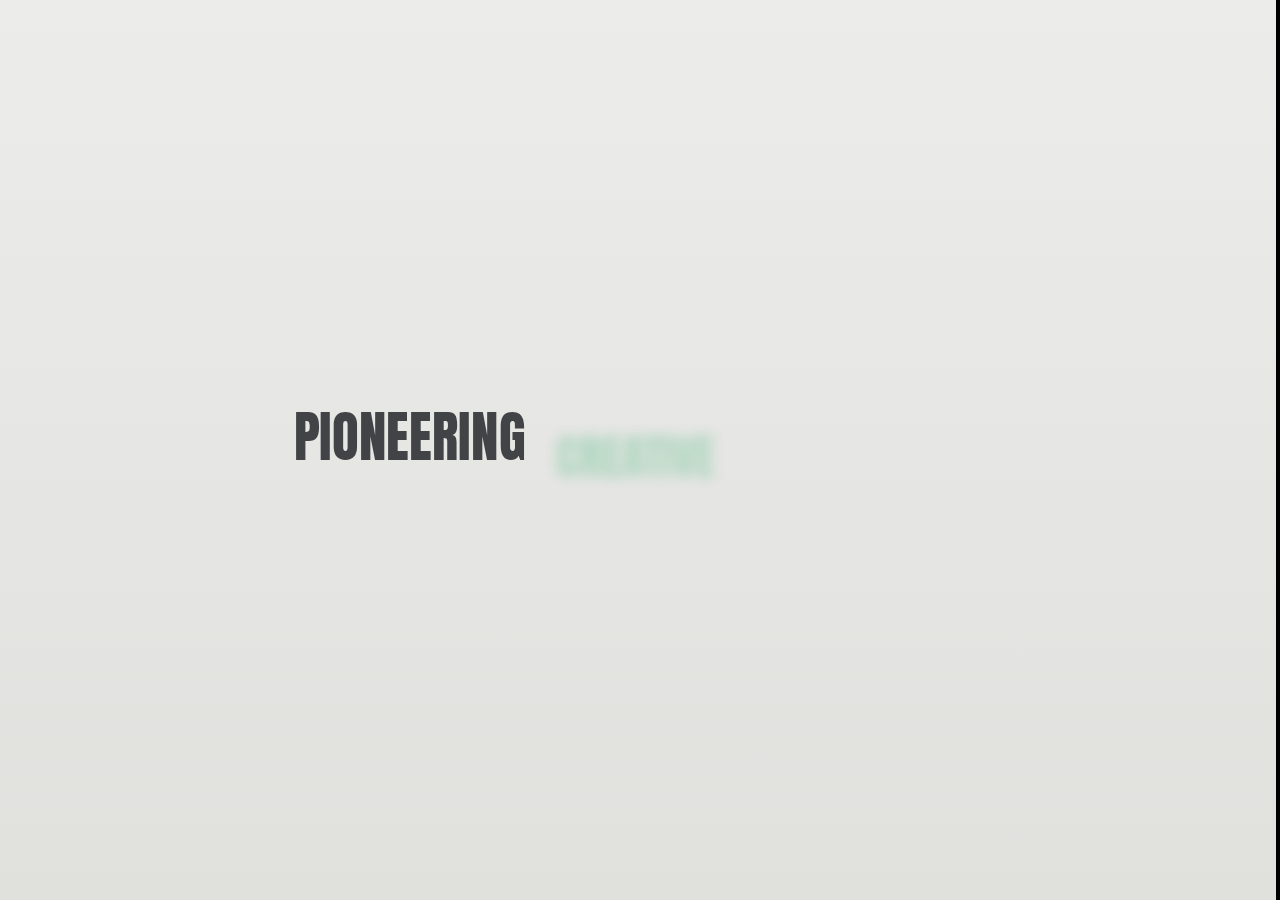
<file: 404-frl.html>
<!DOCTYPE html>
<html lang="zxx">

<head>

    <meta charset="UTF-8">
    <meta name="viewport" content="width=device-width, initial-scale=1.0">
    <meta http-equiv="X-UA-Compatible" content="ie=edge">

    <!-- grid css -->
    <link rel="stylesheet" href="css/plugins/bootstrap-grid.css">
    <!-- font awesome css -->
    <link rel="stylesheet" href="css/plugins/fontawesome.min.css">
    <!-- swiper css -->
    <link rel="stylesheet" href="css/plugins/swiper.min.css">
    <!-- okai css -->
    <link rel="stylesheet" href="css/style-friendly.css">
    <!-- page title -->
    <title>Pixy</title>

</head>

<body>

    <!-- wrapper -->
    <div id="smooth-wrapper" class="mil-page-wrapper">

        <div id="swup-opm"></div>

        <!-- cursor -->
        <div class="mil-cursor-follower"></div>
        <!-- cursor end -->

        <!-- preloader -->
        <div class="mil-preloader">
            <div class="mil-preloader-animation">
                <div class="mil-pos-abs mil-animation-1">
                    <p class="mil-head1 mil-m1">Pioneering</p>
                    <p class="mil-head1 mil-a2">Creative</p>
                    <p class="mil-head1 mil-m1">Excellence</p>
                </div>
                <div class="mil-pos-abs mil-animation-2">
                    <div class="mil-reveal-frame">
                        <p class="mil-reveal-box"></p>
                        <p class="mil-head1 mil-m1">pixy.com</p>
                    </div>
                </div>
            </div>
        </div>
        <!-- preloader end -->

        <!-- scroll progress -->
        <div class="mil-progress-track">
            <div class="mil-progress"></div>
        </div>
        <!-- scroll progress end -->

        <!-- fixed elements -->
        <div class="mil-fixed">
            <div class="mil-top-panel">
                <div class="mil-left-side">
                    <a href="#top" class="mil-logo mil-scroll-to" data-no-swup>
                        <i class="far fa-cube"></i>
                        <span>Pixy</span>
                    </a>
                </div>
                <div class="mil-buttons-tp-frame mil-c-gone">
                    <p class="mil-stylized mil-m1 mil-phone"><span class="mil-m2">Phone:</span> +28 (054) 167 xx 77</p>
                    <div class="mil-buttons">
                        <a href="contact-frl.html" class="mil-tp-btn"><i class="fal fa-envelope"></i></a>
                        <div class="mil-tp-btn">
                            <div class="mil-menu-btn"><span></span></div>
                        </div>
                    </div>
                </div>
            </div>

            <div class="mil-menu-frame">
                <div class="mil-menu-window">
                    <div class="mil-menu-section mil-inner-scroll" id="swupMenu">
                        <ul class="mil-main-menu mil-c-gone">
                            <li class="mil-has-children">
                                <a href="#.">Template style</a>
                                <ul>
                                    <li class="mil-current"><a href="home-1.html" target="_blank" data-no-swup>Friendly</a></li>
                                    <li><a href="home-4.html" target="_blank" data-no-swup>Stylish</a></li>
                                </ul>
                            </li>
                            <li class="mil-has-children">
                                <a href="#.">Home type</a>
                                <ul>
                                    <li><a href="home-1.html">Corporate</a></li>
                                    <li><a href="home-2.html">Agency</a></li>
                                    <li><a href="home-3.html">Personal</a></li>
                                </ul>
                            </li>
                            <li class="mil-has-children">
                                <a href="#.">Portfolio</a>
                                <ul>
                                    <li><a href="portfolio-1-frl.html">Grid type 1</a></li>
                                    <li><a href="portfolio-2-frl.html">Grid type 2</a></li>
                                    <li><a href="portfolio-3-frl.html">Grid type 3</a></li>
                                </ul>
                            </li>
                            <li class="mil-has-children">
                                <a href="#.">Pages</a>
                                <ul>
                                    <li><a href="team-frl.html">Team</a></li>
                                    <li><a href="contact-frl.html">Contact</a></li>
                                    <li><a href="services-frl.html">Services</a></li>
                                    <li><a href="service-frl.html">Service single</a></li>
                                    <li><a href="blog-frl.html">Blog</a></li>
                                    <li><a href="publication-frl.html">Publication</a></li>
                                    <li class="mil-current"><a href="404-frl.html">404</a></li>
                                </ul>
                            </li>
                        </ul>
                    </div>
                    <div class="mil-bottom">
                        <div class="mil-blog-section">
                            <div class="mil-jcb mil-aic">
                                <h4 class="mil-head4 mil-mb30">Latest from blog</h4>
                                <div class="mil-sb-nav mil-mb30">
                                    <div class="mil-slider-btn mil-sb-prev mil-c-gone"><i class="fal fa-arrow-left"></i></div>
                                    <div class="mil-slider-btn mil-sb-next mil-c-gone"><i class="fal fa-arrow-right"></i></div>
                                </div>
                            </div>
                            <div class="swiper-container mil-blog-slider-sm">
                                <div class="swiper-wrapper">
                                    <div class="swiper-slide">
                                        <a href="publication-frl.html" class="mil-blog-card-sm mil-c-gone">
                                            <div class="mil-cover">
                                                <div class="mil-hover-frame">
                                                    <img src="img/blog/1.jpg" alt="cover">
                                                </div>
                                            </div>
                                            <div class="mil-text-frame">
                                                <h4 class="mil-head6 mil-max-1row-text">How to Become a Graphic Designer in 10 Simple Steps</h4>
                                            </div>
                                        </a>
                                    </div>
                                    <div class="swiper-slide">
                                        <a href="publication-frl.html" class="mil-blog-card-sm mil-c-gone">
                                            <div class="mil-cover">
                                                <div class="mil-hover-frame">
                                                    <img src="img/blog/2.jpg" alt="cover">
                                                </div>
                                            </div>
                                            <div class="mil-text-frame">
                                                <h4 class="mil-head6 mil-max-1row-text">10 Essential Tools Every Graphic Designer Should Master</h4>
                                            </div>
                                        </a>
                                    </div>
                                    <div class="swiper-slide">
                                        <a href="publication-frl.html" class="mil-blog-card-sm mil-c-gone">
                                            <div class="mil-cover">
                                                <div class="mil-hover-frame">
                                                    <img src="img/blog/3.jpg" alt="cover">
                                                </div>
                                            </div>
                                            <div class="mil-text-frame">
                                                <h4 class="mil-head6 mil-max-1row-text">The Ultimate Guide to UI/UX Design for Beginners</h4>
                                            </div>
                                        </a>
                                    </div>
                                    <div class="swiper-slide">
                                        <a href="publication-frl.html" class="mil-blog-card-sm mil-c-gone">
                                            <div class="mil-cover">
                                                <div class="mil-hover-frame">
                                                    <img src="img/blog/4.jpg" alt="cover">
                                                </div>
                                            </div>
                                            <div class="mil-text-frame">
                                                <h4 class="mil-head6 mil-max-1row-text">How to Create Stunning Visuals with Minimal Effort</h4>
                                            </div>
                                        </a>
                                    </div>
                                </div>
                            </div>
                        </div>
                        <div class="mil-social-section">
                            <ul class="mil-social mil-c-gone">
                                <li><a href="#." target="_blank" data-no-swup><i class="far fa-circle"></i></a></li>
                                <li><a href="#." target="_blank" data-no-swup><i class="far fa-circle"></i></a></li>
                                <li><a href="#." target="_blank" data-no-swup><i class="far fa-circle"></i></a></li>
                                <li><a href="#." target="_blank" data-no-swup><i class="far fa-circle"></i></a></li>
                                <li><a href="#." target="_blank" data-no-swup><i class="far fa-circle"></i></a></li>
                            </ul>
                        </div>
                    </div>
                </div>
            </div>
        </div>
        <!-- fixed elements end -->

        <!-- page transition -->
        <div class="mil-transition-fade" id="swup">
            <div class="mil-transition-frame">

                <!-- content -->
                <div id="smooth-content" class="mil-content">

                    <!-- hero -->
                    <div class="mil-hero-1 mil-up" id="top">
                        <div class="container mil-hero-main mil-relative mil-aic">
                            <div class="mil-hero-text mil-scale-img" data-value-1="1.3" data-value-2="0.95">
                                <div class="mil-text-pad"></div>
                                <i class="far fa-poop mil-mb15"></i>
                                <p class="mil-stylized mil-m2 mil-mb50">oops!</p>
                                <div class="mil-word-frame mil-mb30">
                                    <h1 class="mil-display2 mil-rubber">Error <span class="mil-a2">404</span></h1>
                                    <div class="mil-s-4"><img src="img/shapes/4.png" alt="shape"></div>
                                </div>
                                <h1 class="mil-head2 mil-m3 mil-rubber mil-mb50">Looks like you got lost</h1>
                                <a href="home-1.html" class="mil-btn mil-btn-border mil-c-gone">Back to homepage</a>
                            </div>
                            <div class="mil-shapes mil-scale-img" data-value-1=".7" data-value-2="1.11">
                                <div class="mil-s-1"><img src="img/shapes/1.png" alt="shape"></div>
                                <div class="mil-s-2"><img src="img/shapes/2.png" alt="shape"></div>
                                <div class="mil-s-3"><img src="img/shapes/3.png" alt="shape"></div>
                            </div>
                        </div>
                    </div>
                    <!-- hero end -->


                </div>
                <!-- content -->

            </div>
        </div>
        <!-- page transition -->

    </div>
    <!-- wrapper end -->

    <!-- swup js -->
    <script src="js/plugins/swup.min.js"></script>
    <!-- gsap js -->
    <script src="js/plugins/gsap.min.js"></script>
    <!-- scroll smoother -->
    <script src="js/plugins/ScrollSmoother.min.js"></script>
    <!-- scroll trigger js -->
    <script src="js/plugins/ScrollTrigger.min.js"></script>
    <!-- scroll to js -->
    <script src="js/plugins/ScrollTo.min.js"></script>
    <!-- swiper js -->
    <script src="js/plugins/swiper.min.js"></script>
    <!-- parallax js -->
    <script src="js/plugins/parallax.js"></script>

    <!-- pixy js -->
    <script src="js/main.js"></script>

</body>

</html>
</file>
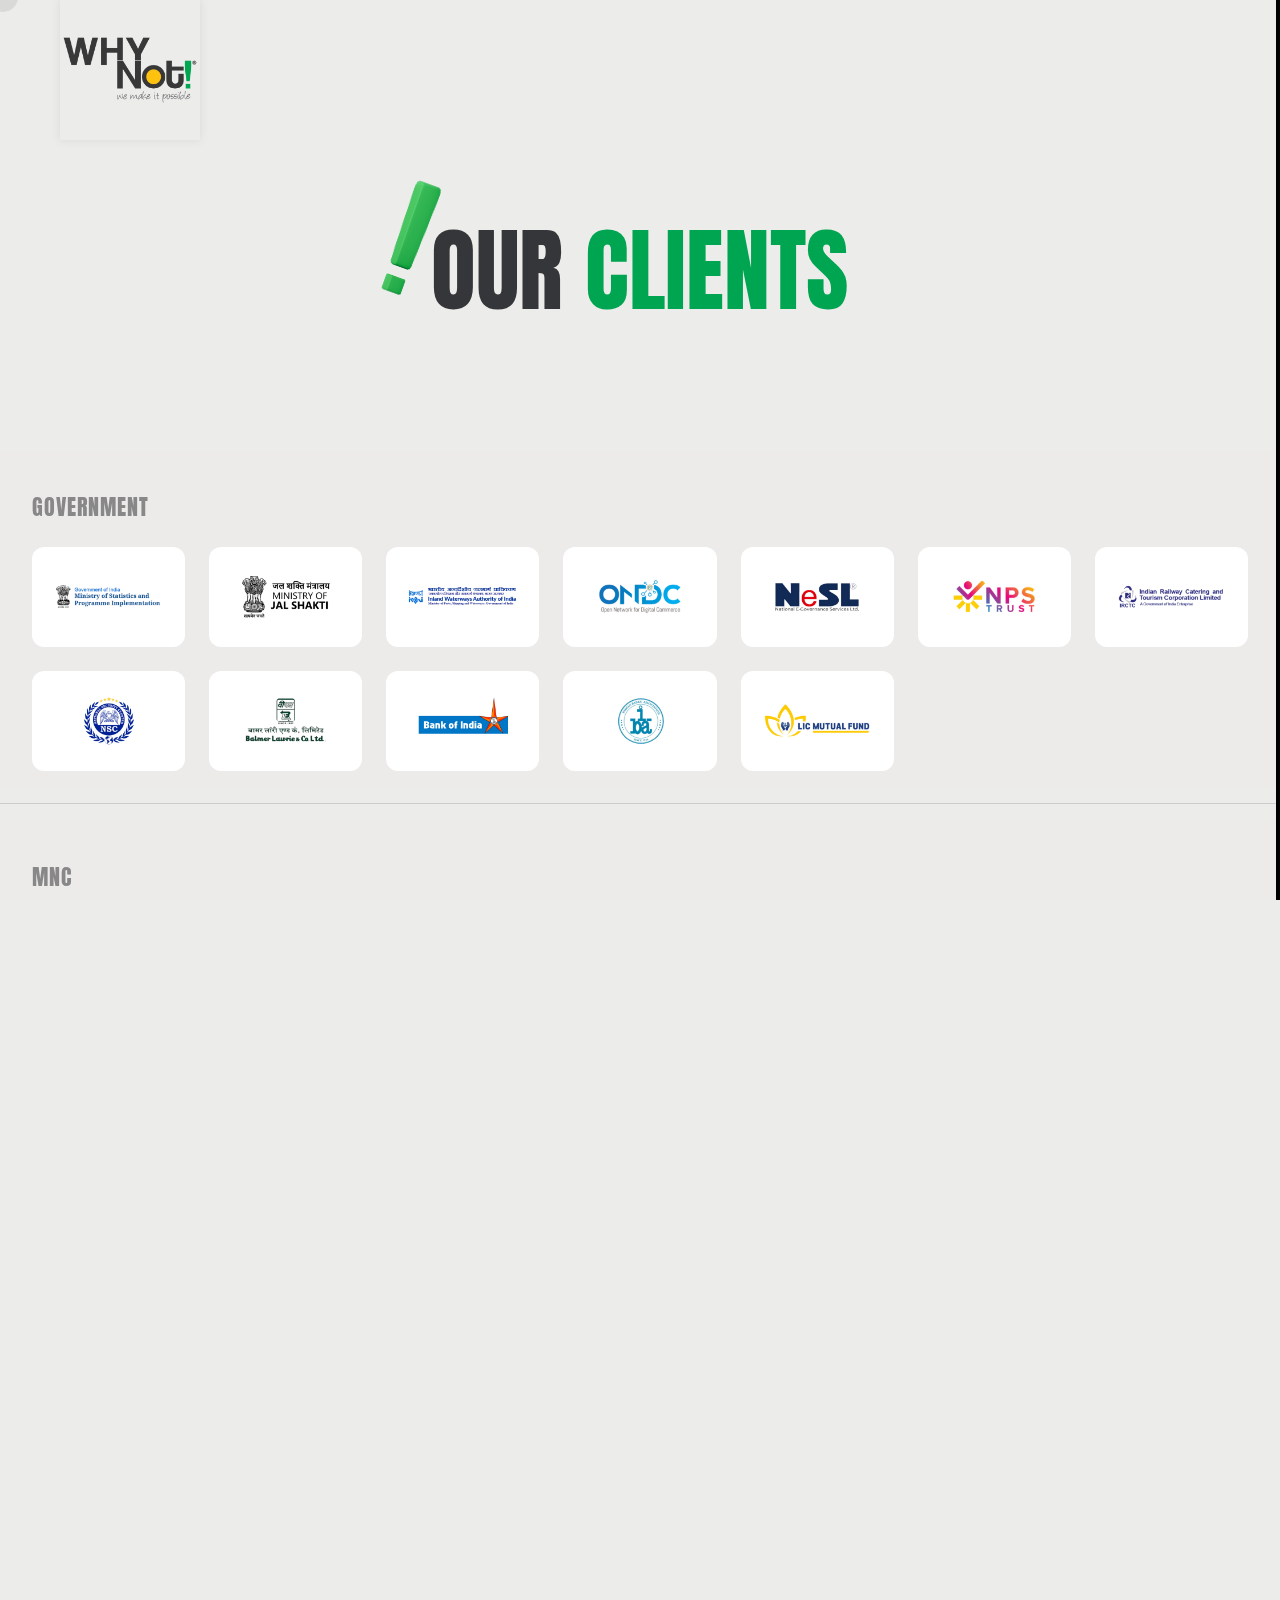
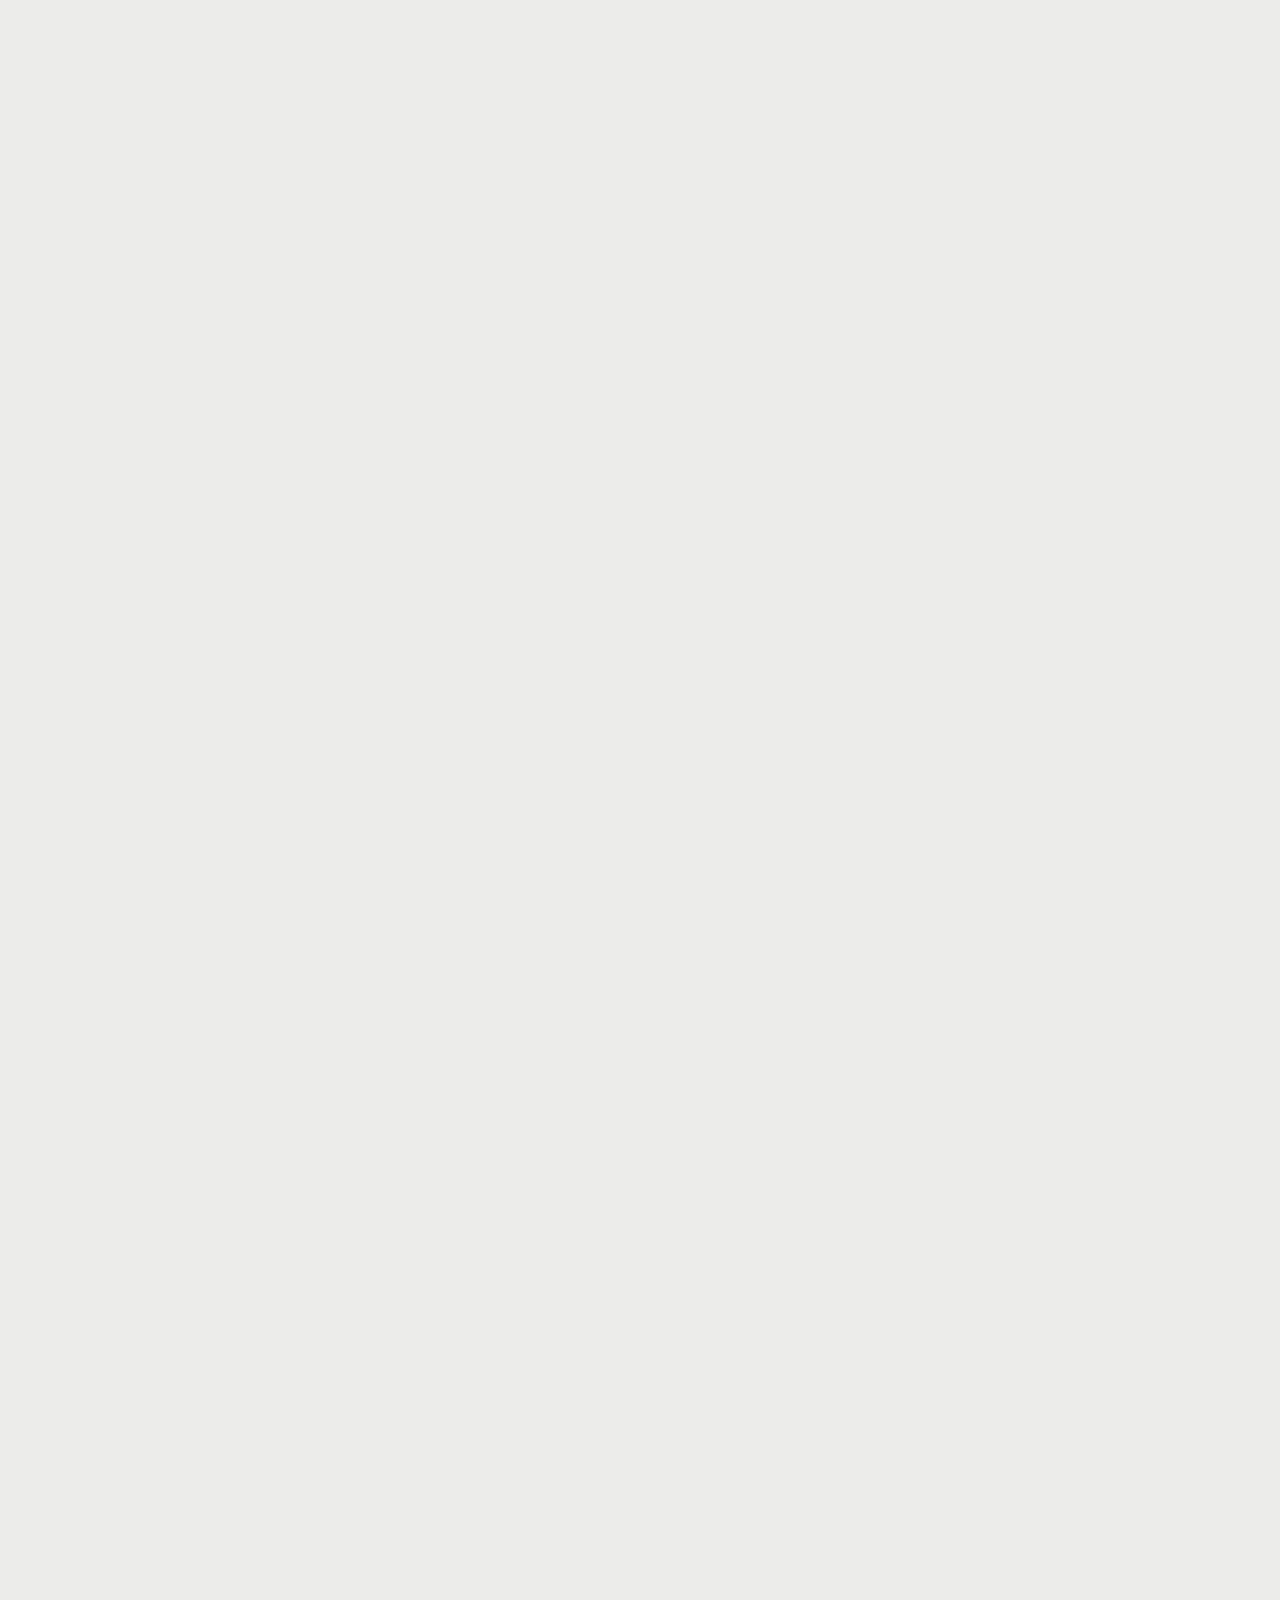
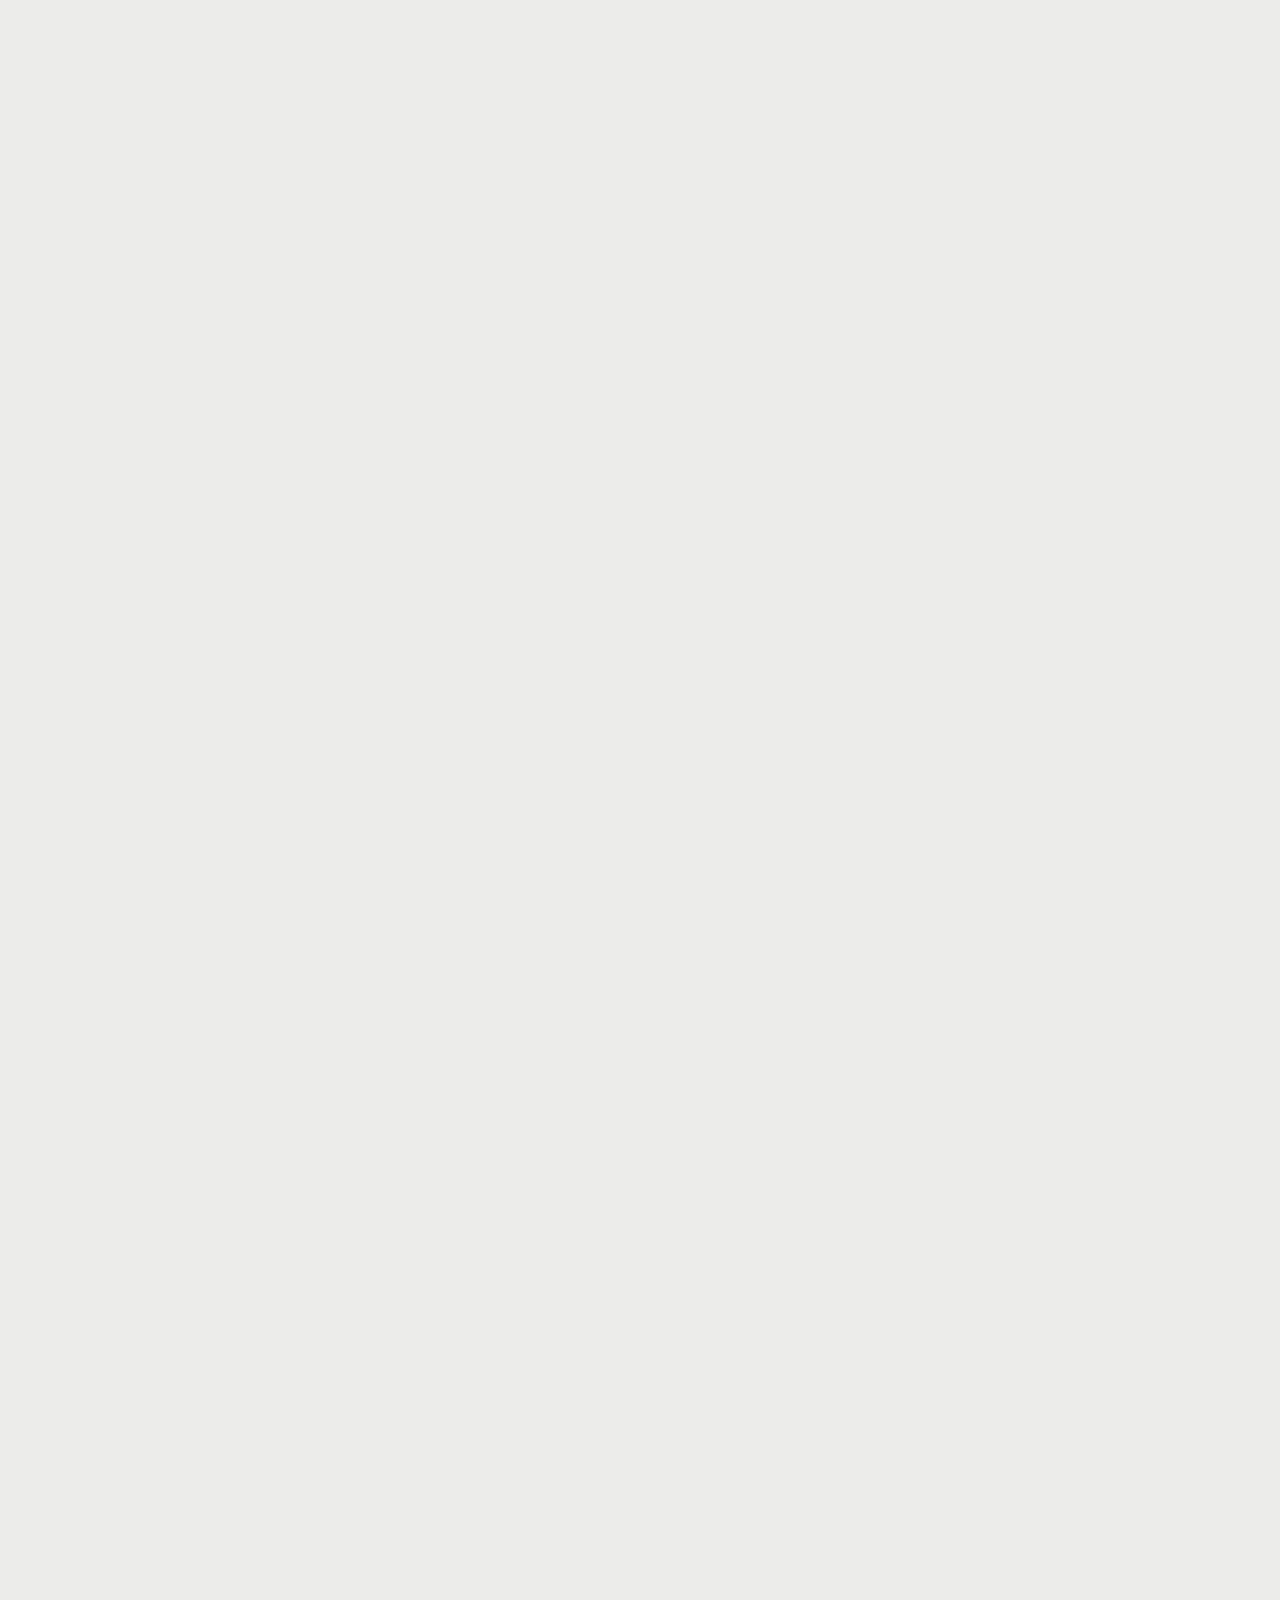
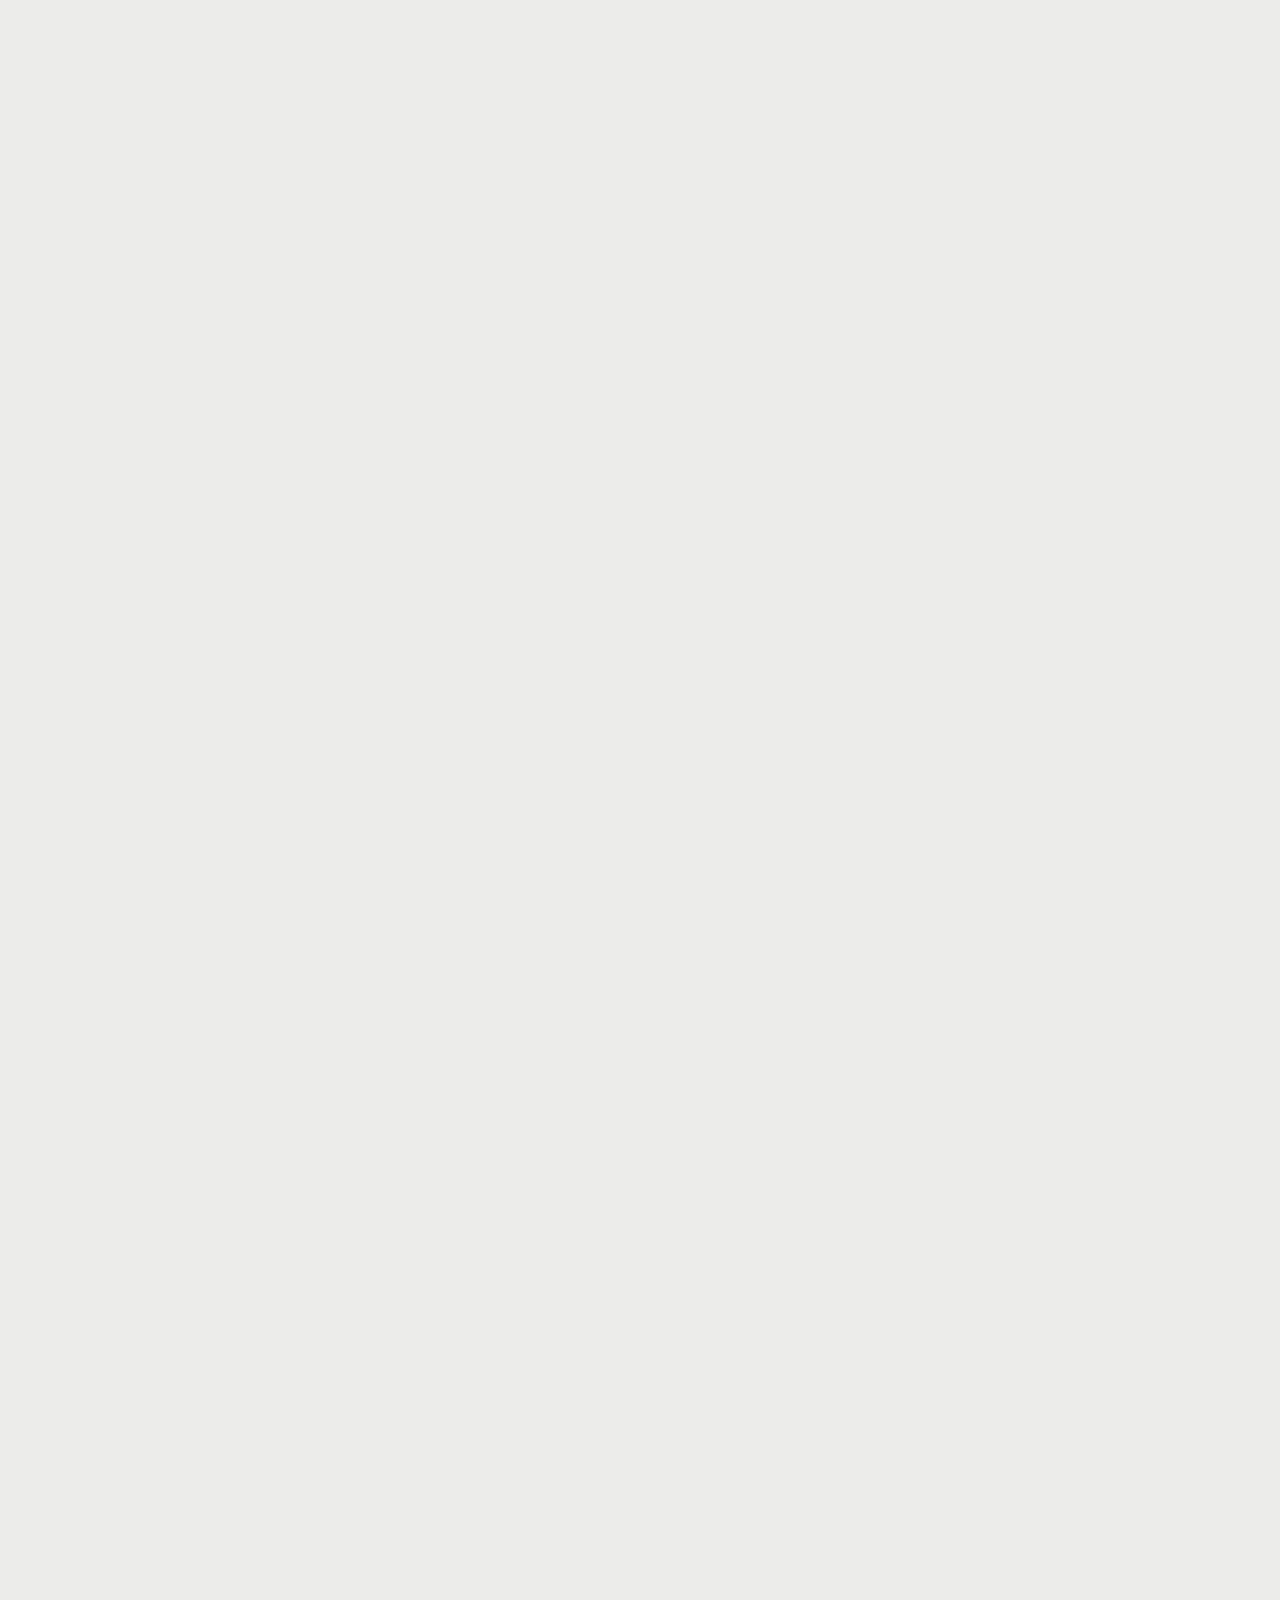
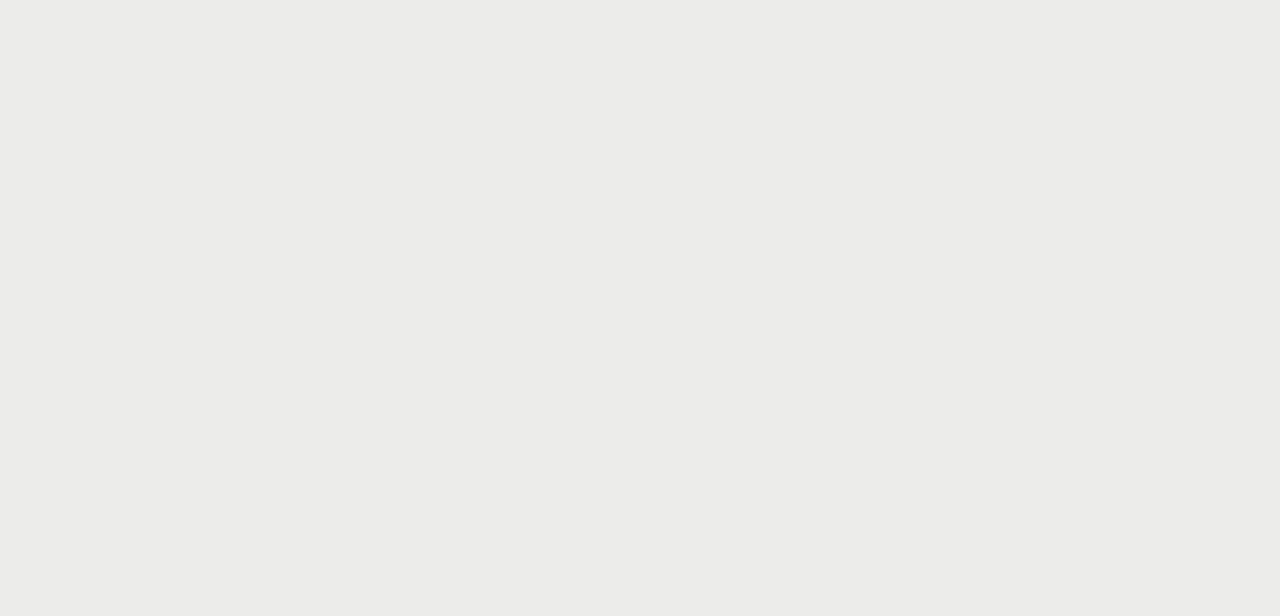
<file: clients1.html>
<!DOCTYPE html>
<html lang="zxx">

<head>

    <meta charset="UTF-8">
    <meta name="viewport" content="width=device-width, initial-scale=1.0">
    <meta http-equiv="X-UA-Compatible" content="ie=edge">

    <!-- grid css -->
    <link rel="stylesheet" href="css/plugins/bootstrap-grid.css">
    <!-- font awesome css -->
    <link rel="stylesheet" href="css/plugins/fontawesome.min.css">
    <!-- swiper css -->
    <link rel="stylesheet" href="css/plugins/swiper.min.css">
    <!-- okai css -->
    <link rel="stylesheet" href="css/style-friendly.css">
    <!-- page title -->
    <title>whynotadvertising</title>

</head>

<body>

    <!-- wrapper -->
    <div id="smooth-wrapper" class="mil-page-wrapper">

        <div id="swup-opm"></div>

        <!-- cursor -->
        <div class="mil-cursor-follower"></div>
        <!-- cursor end -->

        <!-- preloader ->
        <div class="mil-preloader">
            <div class="mil-preloader-animation">
                <div class="mil-pos-abs mil-animation-1">
                    <p class="mil-head1 mil-m1">Pioneering</p>
                    <p class="mil-head1 mil-a2">Creative</p>
                    <p class="mil-head1 mil-m1">Excellence</p>
                </div>
                <div class="mil-pos-abs mil-animation-2">
                    <div class="mil-reveal-frame">
                        <p class="mil-reveal-box"></p>
                        <p class="mil-head1 mil-m1">pixy.com</p>
                    </div>
                </div>
            </div>
        </div>
        <!-->
        <!-- scroll progress -->
        <div class="mil-progress-track">
            <div class="mil-progress"></div>
        </div>
        <!-- scroll progress end -->

        <!-- fixed elements -->
        <div class="mil-fixed">
            <div class="mil-top-panel">
                <div class="mil-left-side">
                    <a href="index.html" class="mil-logo mil-scroll-to">
                        <img src="img/whynot-logo.png" alt="WhyNot Advertising Logo" class="main-logo-img" />
                    </a>
                </div>
                <!-- <div class="mil-buttons-tp-frame mil-c-gone">
                    <p class="mil-stylized mil-m1 mil-phone"><span class="mil-m2">Office:</span> +91 9821358300</p>
                    <div class="mil-buttons">
                        <a href="contact-frl.html" class="mil-tp-btn"><i class="fal fa-envelope"></i></a>
                        <div class="mil-tp-btn">
                            <div class="mil-menu-btn"><span></span></div>
                        </div>
                    </div>
                </div> -->
            </div>

            <!-- <div class="mil-menu-frame">
                <div class="mil-menu-window">
                    <div class="mil-menu-section mil-inner-scroll" id="swupMenu">
                        <ul class="mil-main-menu mil-c-gone">
                            <li class="mil-has-children">
                                <a href="#.">Template style</a>
                                <ul>
                                    <li class="mil-current"><a href="home-1.html" target="_blank" data-no-swup>Friendly</a></li>
                                    <li><a href="home-4.html" target="_blank" data-no-swup>Stylish</a></li>
                                </ul>
                            </li>
                            <li class="mil-has-children">
                                <a href="#.">Home type</a>
                                <ul>
                                    <li><a href="home-1.html">Corporate</a></li>
                                    <li><a href="home-2.html">Agency</a></li>
                                    <li><a href="home-3.html">Personal</a></li>
                                </ul>
                            </li>
                            <li class="mil-has-children">
                                <a href="#.">Portfolio</a>
                                <ul>
                                    <li><a href="portfolio-1-frl.html">Grid type 1</a></li>
                                    <li><a href="portfolio-2-frl.html">Grid type 2</a></li>
                                    <li><a href="portfolio-3-frl.html">Grid type 3</a></li>
                                </ul>
                            </li>
                            <li class="mil-has-children">
                                <a href="#.">Pages</a>
                                <ul>
                                    <li class="mil-current"><a href="team-frl.html">Team</a></li>
                                    <li><a href="contact-frl.html">Contact</a></li>
                                    <li><a href="services-frl.html">Services</a></li>
                                    <li><a href="service-frl.html">Service single</a></li>
                                    <li><a href="blog-frl.html">Blog</a></li>
                                    <li><a href="publication-frl.html">Publication</a></li>
                                    <li><a href="404-frl.html">404</a></li>
                                </ul>
                            </li>
                        </ul>
                    </div>
                    <div class="mil-bottom">
                        <div class="mil-blog-section">
                            <div class="mil-jcb mil-aic">
                                <h4 class="mil-head4 mil-mb30">Latest from blog</h4>
                                <div class="mil-sb-nav mil-mb30">
                                    <div class="mil-slider-btn mil-sb-prev mil-c-gone"><i class="fal fa-arrow-left"></i></div>
                                    <div class="mil-slider-btn mil-sb-next mil-c-gone"><i class="fal fa-arrow-right"></i></div>
                                </div>
                            </div>
                            <div class="swiper-container mil-blog-slider-sm">
                                <div class="swiper-wrapper">
                                    <div class="swiper-slide">
                                        <a href="#." class="mil-blog-card-sm mil-c-gone">
                                            <div class="mil-cover">
                                                <div class="mil-hover-frame">
                                                    <img src="img/blog/1.jpg" alt="cover">
                                                </div>
                                            </div>
                                            <div class="mil-text-frame">
                                                <h4 class="mil-head6 mil-max-1row-text">How to Become a Graphic Designer in 10 Simple Steps</h4>
                                            </div>
                                        </a>
                                    </div>
                                    <div class="swiper-slide">
                                        <a href="#." class="mil-blog-card-sm mil-c-gone">
                                            <div class="mil-cover">
                                                <div class="mil-hover-frame">
                                                    <img src="img/blog/2.jpg" alt="cover">
                                                </div>
                                            </div>
                                            <div class="mil-text-frame">
                                                <h4 class="mil-head6 mil-max-1row-text">10 Essential Tools Every Graphic Designer Should Master</h4>
                                            </div>
                                        </a>
                                    </div>
                                    <div class="swiper-slide">
                                        <a href="#." class="mil-blog-card-sm mil-c-gone">
                                            <div class="mil-cover">
                                                <div class="mil-hover-frame">
                                                    <img src="img/blog/3.jpg" alt="cover">
                                                </div>
                                            </div>
                                            <div class="mil-text-frame">
                                                <h4 class="mil-head6 mil-max-1row-text">The Ultimate Guide to UI/UX Design for Beginners</h4>
                                            </div>
                                        </a>
                                    </div>
                                    <div class="swiper-slide">
                                        <a href="#." class="mil-blog-card-sm mil-c-gone">
                                            <div class="mil-cover">
                                                <div class="mil-hover-frame">
                                                    <img src="img/blog/4.jpg" alt="cover">
                                                </div>
                                            </div>
                                            <div class="mil-text-frame">
                                                <h4 class="mil-head6 mil-max-1row-text">How to Create Stunning Visuals with Minimal Effort</h4>
                                            </div>
                                        </a>
                                    </div>
                                </div>
                            </div>
                        </div>
                        <div class="mil-social-section">
                            <ul class="mil-social mil-c-gone">
                                <li><a href="#." target="_blank" data-no-swup><i class="far fa-circle"></i></a></li>
                                <li><a href="#." target="_blank" data-no-swup><i class="far fa-circle"></i></a></li>
                                <li><a href="#." target="_blank" data-no-swup><i class="far fa-circle"></i></a></li>
                                <li><a href="#." target="_blank" data-no-swup><i class="far fa-circle"></i></a></li>
                                <li><a href="#." target="_blank" data-no-swup><i class="far fa-circle"></i></a></li>
                            </ul>
                        </div>
                    </div>
                </div>
            </div>
        </div> -->
        <!-- fixed elements end -->

        <!-- page transition -->
        <div class="mil-transition-fade" id="swup">
            <div class="mil-transition-frame">

                <!-- content -->
                <div id="smooth-content" class="mil-content">

                    <!-- hero -->
                    <div class="mil-hero-1 mil-sm-hero mil-up" id="top">
                        <div class="container mil-hero-main mil-relative mil-aic">
                            <div class="mil-hero-text mil-scale-img" data-value-1="1.3" data-value-2="0.95">
                                <div class="mil-text-pad"></div>
                                <ul class="mil-breadcrumbs mil-mb60 mil-c-gone">
                                    <!-- <li>
                                        <a href="index.html">Home</a>
                                    </li> -->
                                    <!-- <li>
                                        <a href="#.">Clients</a>
                                    </li> -->
                                </ul>
                                <div class="mil-word-frame">
                                    <h1 class="mil-display2 mil-rubber">Our <span class="mil-a2">Clients</span></h1>
                                    <div class="mil-s-4"><img src="img/shapes/!-Green.png" alt="shape"></div>
                                </div>
                            </div>
                            <div class="mil-shapes mil-scale-img" data-value-1=".7" data-value-2="1.11">
                                <!-- <div class="mil-s-2"><img src="img/shapes/2.jpg" alt="shape"></div> -->
                                <!-- <div class="mil-s-3"><img src="img/shapes/3.jpg" alt="shape"></div> -->
                            </div>
                        </div>
                    </div>
                    <!-- hero end -->

<!-- ticker our clientel -->
<!-- <div class="client-section">
    <div style="display: flex; justify-content: space-between; align-items: center; margin-bottom: 24px;">
        <h3 class="client-heading" style="font-size:2.2rem; font-weight:700; letter-spacing:0.5px;">
            OUR <span style="color:#00a551;">CLIENTELE</span>
        </h3>
        <a href="#" style="color:#353639; font-size:1rem; font-weight:600; text-transform:uppercase; letter-spacing:1px; display:flex; align-items:center; gap:6px;">
            VIEW ALL <span style="font-family:'Font Awesome 5 Pro'; font-weight:500;">&#8594;</span>
        </a>
    </div>
    <div class="client-grid">
        <div class="client-card">
            <img src="img/clients/gov4.jpg" alt="ONDC">
        </div>
        <div class="client-card">
            <img src="img/clients/gov6.jpg" alt="NPS Trust">
        </div>
        <div class="client-card">
            <img src="img/clients/gv 12.jpg" alt="LIC Mutual Fund">
        </div>
        <div class="client-card">
            <img src="img/clients/bsfi (5).jpg" alt="Mirae Asset">
        </div>
        <div class="client-card">
            <img src="img/clients/mnc1.jpg" alt="FedEx">
        </div>
        <div class="client-card">
            <img src="img/clients/bsfi (31).jpg" alt="DSP Mutual Fund">
        </div>
        <div class="client-card">
            <img src="img/clients/bsfi (17).jpg" alt="NPCI">
        </div>
    </div>
</div>  -->

                    <!--client starts-->

<div class="client-section">
    <h3 class="client-heading">GOVERNMENT</h3>
    <div class="client-grid">
        <div class="client-card">
            <img src="img/clients/gov 1.jpg" alt="Ministry of Statistics">
        </div>
        <div class="client-card">
            <img src="img/clients/gov 2.jpg" alt="Ministry of Jal Shakti">
        </div>
        <div class="client-card">
            <img src="img/clients/gov 3.jpg" alt="IWAI">
        </div>
        <div class="client-card">
            <img src="img/clients/gov 4.jpg" alt="ONDC">
        </div>
        <div class="client-card">
            <img src="img/clients/gov 5.jpg" alt="NeSL">
        </div>
        <div class="client-card">
            <img src="img/clients/gov 6.jpg" alt="NPS Trust">
        </div>
        <div class="client-card">
            <img src="img/clients/gov 7.jpg" alt="IRCTC">
        </div>
        <div class="client-card">
            <img src="img/clients/gov 8.jpg" alt="NSC">
        </div>
         <div class="client-card">
            <img src="img/clients/gov 9.jpg" alt="NSC">
        </div>
         <div class="client-card">
            <img src="img/clients/gov 10.jpg" alt="NSC">
        </div>
         <div class="client-card">
            <img src="img/clients/gov 11.jpg" alt="NSC">
        </div>
         <div class="client-card">
            <img src="img/clients/gov 12.jpg" alt="NSC">
        </div>
    </div>
</div>

<hr class="client-divider">

<div class="client-section">
    <h3 class="client-heading">MNC</h3>
    <div class="client-grid">
        <div class="client-card">
            <img src="img/clients/mnc1.jpg" alt="FedEx">
        </div>
        <div class="client-card">
            <img src="img/clients/mnc2.jpg" alt="Egnyte">
        </div>
        <div class="client-card">
            <img src="img/clients/mnc3.jpg" alt="Mirae Asset">
        </div>
        <div class="client-card">
            <img src="img/clients/mnc4.jpg" alt="Tata">
        </div>
        <div class="client-card">
            <img src="img/clients/mnc5.jpg" alt="Nomura">
        </div>
        <div class="client-card">
            <img src="img/clients/mnc6.jpg" alt="Investec">
        </div>
        <div class="client-card">
            <img src="img/clients/mnc7.jpg" alt="Ferrero Rocher">
        </div>
    </div>
</div>

<hr class="client-divider">

<div class="client-section">
    <h3 class="client-heading">BFSI</h3>
    <div class="client-grid">
        <div class="client-card">
            <img src="img/clients/bsfi.jpg" alt="FedEx">
        </div>
        <div class="client-card">
            <img src="img/clients/bsfi (1).jpg" alt="Egnyte">
        </div>
        <div class="client-card">
            <img src="img/clients/bsfi (2).jpg" alt="Mirae Asset">
        </div>
        <div class="client-card">
            <img src="img/clients/bsfi (3).jpg" alt="Tata">
        </div>
        <div class="client-card">
            <img src="img/clients/bsfi (4).jpg" alt="Nomura">
        </div>
        <div class="client-card">
            <img src="img/clients/bsfi (5).jpg" alt="Nomura">
        </div>
<div class="client-card">
            <img src="img/clients/bsfi (6).jpg" alt="Nomura">
        </div>
<div class="client-card">
            <img src="img/clients/bsfi (7).jpg" alt="Nomura">
        </div>
<div class="client-card">
            <img src="img/clients/bsfi (8).jpg" alt="Nomura">
        </div>
<div class="client-card">
            <img src="img/clients/bsfi (9).jpg" alt="Nomura">
        </div>
<div class="client-card">
            <img src="img/clients/bsfi (10).jpg" alt="Nomura">
        </div>
<div class="client-card">
            <img src="img/clients/bsfi (11).jpg" alt="Nomura">
        </div>
<div class="client-card">
            <img src="img/clients/bsfi (12).jpg" alt="Nomura">
        </div>
<div class="client-card">
            <img src="img/clients/bsfi (13).jpg" alt="Nomura">
        </div>
<div class="client-card">
            <img src="img/clients/bsfi (14).jpg" alt="Nomura">
        </div>
<div class="client-card">
            <img src="img/clients/bsfi (15).jpg" alt="Nomura">
        </div>
<div class="client-card">
            <img src="img/clients/bsfi (16).jpg" alt="Nomura">
        </div>
<div class="client-card">
            <img src="img/clients/bsfi (17).jpg" alt="Nomura">
        </div>
<div class="client-card">
            <img src="img/clients/bsfi (18).jpg" alt="Nomura">
        </div>
<div class="client-card">
            <img src="img/clients/bsfi (19).jpg" alt="Nomura">
        </div>
<div class="client-card">
            <img src="img/clients/bsfi (20).jpg" alt="Nomura">
        </div>
<div class="client-card">
            <img src="img/clients/bsfi (21).jpg" alt="Nomura">
        </div>
<div class="client-card">
            <img src="img/clients/bsfi (22).jpg" alt="Nomura">
        </div>
<div class="client-card">
            <img src="img/clients/bsfi (23).jpg" alt="Nomura">
        </div>
<div class="client-card">
            <img src="img/clients/bsfi (24).jpg" alt="Nomura">
        </div>
<div class="client-card">
            <img src="img/clients/bsfi (25).jpg" alt="Nomura">
        </div>
<div class="client-card">
            <img src="img/clients/bsfi (26).jpg" alt="Nomura">
        </div>
<div class="client-card">
            <img src="img/clients/bsfi (27).jpg" alt="Nomura">
        </div>
<div class="client-card">
            <img src="img/clients/bsfi (28).jpg" alt="Nomura">
        </div>
<div class="client-card">
            <img src="img/clients/bsfi (29).jpg" alt="Nomura">
        </div>
<div class="client-card">
            <img src="img/clients/bsfi (30).jpg" alt="Nomura">
        </div>
<div class="client-card">
            <img src="img/clients/bsfi (31).jpg" alt="Nomura">
        </div>
<div class="client-card">
            <img src="img/clients/bsfi (32).jpg" alt="Nomura">
        </div>
<div class="client-card">
            <img src="img/clients/bsfi (33).jpg" alt="Nomura">
        </div>
<div class="client-card">
            <img src="img/clients/bsfi (34).jpg" alt="Nomura">
        </div>
<div class="client-card">
            <img src="img/clients/bsfi (35).jpg" alt="Nomura">
        </div>
<div class="client-card">
            <img src="img/clients/bsfi (36).jpg" alt="Nomura">
        </div>
<div class="client-card">
            <img src="img/clients/bsfi (37).jpg" alt="Nomura">
        </div>
<div class="client-card">
            <img src="img/clients/bsfi (38).jpg" alt="Nomura">
        </div>
<div class="client-card">
            <img src="img/clients/bsfi (39).jpg" alt="Nomura">
        </div>
<div class="client-card">
            <img src="img/clients/bsfi (40).jpg" alt="Nomura">
        </div>
<div class="client-card">
            <img src="img/clients/bsfi (41).jpg" alt="Nomura">
        </div>
<div class="client-card">
            <img src="img/clients/bsfi (42).jpg" alt="Nomura">
        </div>
<div class="client-card">
            <img src="img/clients/bsfi (43).jpg" alt="Nomura">
        </div>
<div class="client-card">
            <img src="img/clients/bsfi (44).jpg" alt="Nomura">
        </div>
<div class="client-card">
            <img src="img/clients/bsfi (45).jpg" alt="Nomura">
        </div>
<div class="client-card">
            <img src="img/clients/bsfi (46).jpg" alt="Nomura">
        </div>
<div class="client-card">
            <img src="img/clients/bsfi (47).jpg" alt="Nomura">
        </div>
<div class="client-card">
            <img src="img/clients/bsfi (48).jpg" alt="Nomura">
        </div>
<div class="client-card">
            <img src="img/clients/bsfi (49).jpg" alt="Nomura">
        </div>
<div class="client-card">
            <img src="img/clients/bsfi (50).jpg" alt="Nomura">
        </div>
<div class="client-card">
            <img src="img/clients/bsfi (51).jpg" alt="Nomura">
        </div>
<div class="client-card">
            <img src="img/clients/bsfi (52).jpg" alt="Nomura">
        </div>
<div class="client-card">
            <img src="img/clients/bsfi (53).jpg" alt="Nomura">
        </div>
    </div>
</div>

<hr class="client-divider">


<div class="client-section">
    <h3 class="client-heading">PHARMA</h3>
    <div class="client-grid">
        <div class="client-card">
            <img src="img/clients/pharma.jpg" alt="FedEx">
        </div>
        <div class="client-card">
            <img src="img/clients/pharma (1).jpg" alt="Egnyte">
        </div>
        <div class="client-card">
            <img src="img/clients/pharma (2).jpg" alt="Egnyte">
        </div>
<div class="client-card">
            <img src="img/clients/pharma (3).jpg" alt="Egnyte">
        </div>
<div class="client-card">
            <img src="img/clients/pharma (4).jpg" alt="Egnyte">
        </div>
<div class="client-card">
            <img src="img/clients/pharma (5).jpg" alt="Egnyte">
        </div>
<div class="client-card">
            <img src="img/clients/pharma (6).jpg" alt="Egnyte">
        </div>
<div class="client-card">
            <img src="img/clients/pharma (7).jpg" alt="Egnyte">
        </div>
<div class="client-card">
            <img src="img/clients/pharma (8).jpg" alt="Egnyte">
        </div>
<div class="client-card">
            <img src="img/clients/pharma (9).jpg" alt="Egnyte">
        </div>
<div class="client-card">
            <img src="img/clients/pharma (10).jpg" alt="Egnyte">
        </div>
<div class="client-card">
            <img src="img/clients/pharma (11).jpg" alt="Egnyte">
        </div>
<div class="client-card">
            <img src="img/clients/pharma (12).jpg" alt="Egnyte">
        </div>
<div class="client-card">
            <img src="img/clients/pharma (13).jpg" alt="Egnyte">
        </div>
<div class="client-card">
            <img src="img/clients/pharma (14).jpg" alt="Egnyte">
        </div>
<div class="client-card">
            <img src="img/clients/pharma (15).jpg" alt="Egnyte">
        </div>
<div class="client-card">
            <img src="img/clients/pharma (16).jpg" alt="Egnyte">
        </div>
<div class="client-card">
            <img src="img/clients/pharma (17).jpg" alt="Egnyte">
        </div>
<div class="client-card">
            <img src="img/clients/pharma (18).jpg" alt="Egnyte">
        </div>
<div class="client-card">
            <img src="img/clients/pharma (19).jpg" alt="Egnyte">
        </div>
<div class="client-card">
            <img src="img/clients/pharma (20).jpg" alt="Egnyte">
        </div>
<div class="client-card">
            <img src="img/clients/pharma (21).jpg" alt="Egnyte">
        </div>
<div class="client-card">
            <img src="img/clients/pharma (22).jpg" alt="Egnyte">
        </div>
<div class="client-card">
            <img src="img/clients/pharma (23).jpg" alt="Egnyte">
        </div>
<div class="client-card">
            <img src="img/clients/pharma (24).jpg" alt="Egnyte">
        </div>
<div class="client-card">
            <img src="img/clients/pharma (25).jpg" alt="Egnyte">
        </div>
<div class="client-card">
            <img src="img/clients/pharma (26).jpg" alt="Egnyte">
        </div>
<div class="client-card">
            <img src="img/clients/pharma (27).jpg" alt="Egnyte">
        </div>
<div class="client-card">
            <img src="img/clients/pharma (28).jpg" alt="Egnyte">
        </div>
<div class="client-card">
            <img src="img/clients/pharma (29).jpg" alt="Egnyte">
        </div>
<div class="client-card">
            <img src="img/clients/pharma (30).jpg" alt="Egnyte">
        </div>
<div class="client-card">
            <img src="img/clients/pharma (31).jpg" alt="Egnyte">
        </div>
<div class="client-card">
            <img src="img/clients/pharma (32).jpg" alt="Egnyte">
        </div>
<div class="client-card">
            <img src="img/clients/pharma (33).jpg" alt="Egnyte">
        </div>
<div class="client-card">
            <img src="img/clients/pharma (34).jpg" alt="Egnyte">
        </div>
<div class="client-card">
            <img src="img/clients/pharma (35).jpg" alt="Egnyte">
        </div>
<div class="client-card">
            <img src="img/clients/pharma (36).jpg" alt="Egnyte">
        </div>
<div class="client-card">
            <img src="img/clients/pharma (37).jpg" alt="Egnyte">
        </div>
<div class="client-card">
            <img src="img/clients/pharma (38).jpg" alt="Egnyte">
        </div>
<div class="client-card">
            <img src="img/clients/pharma (39).jpg" alt="Egnyte">
        </div>
<div class="client-card">
            <img src="img/clients/pharma (40).jpg" alt="Egnyte">
        </div>
<div class="client-card">
            <img src="img/clients/pharma (41).jpg" alt="Egnyte">
        </div>
<div class="client-card">
            <img src="img/clients/pharma (42).jpg" alt="Egnyte">
        </div>
<div class="client-card">
            <img src="img/clients/pharma (43).jpg" alt="Egnyte">
        </div>
<div class="client-card">
            <img src="img/clients/pharma (44).jpg" alt="Egnyte">
        </div>
<div class="client-card">
            <img src="img/clients/pharma (45).jpg" alt="Egnyte">
        </div>
<div class="client-card">
            <img src="img/clients/pharma (46).jpg" alt="Egnyte">
        </div>
<div class="client-card">
            <img src="img/clients/pharma (47).jpg" alt="Egnyte">
        </div>
<div class="client-card">
            <img src="img/clients/pharma (48).jpg" alt="Egnyte">
        </div>
<div class="client-card">
            <img src="img/clients/pharma (49).jpg" alt="Egnyte">
        </div>
<div class="client-card">
            <img src="img/clients/pharma (50).jpg" alt="Egnyte">
        </div>
<div class="client-card">
            <img src="img/clients/pharma (51).jpg" alt="Egnyte">
        </div>
<div class="client-card">
            <img src="img/clients/pharma (52).jpg" alt="Egnyte">
        </div>
<div class="client-card">
            <img src="img/clients/pharma (53).jpg" alt="Egnyte">
        </div>
<div class="client-card">
            <img src="img/clients/pharma (54).jpg" alt="Egnyte">
        </div>
<div class="client-card">
            <img src="img/clients/pharma (55).jpg" alt="Egnyte">
        </div>
<div class="client-card">
            <img src="img/clients/pharma (56).jpg" alt="Egnyte">
        </div>
<div class="client-card">
            <img src="img/clients/pharma (57).jpg" alt="Egnyte">
        </div>
<div class="client-card">
            <img src="img/clients/pharma (58).jpg" alt="Egnyte">
        </div>
<div class="client-card">
            <img src="img/clients/pharma (59).jpg" alt="Egnyte">
        </div>
<div class="client-card">
            <img src="img/clients/pharma (60).jpg" alt="Egnyte">
        </div>
<div class="client-card">
            <img src="img/clients/pharma (61).jpg" alt="Egnyte">
        </div>
<div class="client-card">
            <img src="img/clients/pharma (62).jpg" alt="Egnyte">
        </div>
<div class="client-card">
            <img src="img/clients/pharma (63).jpg" alt="Egnyte">
        </div>
<div class="client-card">
            <img src="img/clients/pharma (64).jpg" alt="Egnyte">
        </div>
<div class="client-card">
            <img src="img/clients/pharma (65).jpg" alt="Egnyte">
        </div>
<div class="client-card">
            <img src="img/clients/pharma (66).jpg" alt="Egnyte">
        </div>
<div class="client-card">
            <img src="img/clients/pharma (67).jpg" alt="Egnyte">
        </div>
<div class="client-card">
            <img src="img/clients/pharma (68).jpg" alt="Egnyte">
        </div>
<div class="client-card">
            <img src="img/clients/pharma (69).jpg" alt="Egnyte">
        </div>
<div class="client-card">
            <img src="img/clients/pharma (70).jpg" alt="Egnyte">
        </div>
<div class="client-card">
            <img src="img/clients/pharma (71).jpg" alt="Egnyte">
        </div>
<div class="client-card">
            <img src="img/clients/pharma (72).jpg" alt="Egnyte">
        </div>
<div class="client-card">
            <img src="img/clients/pharma (73).jpg" alt="Egnyte">
        </div>
<div class="client-card">
            <img src="img/clients/pharma (74).jpg" alt="Egnyte">
        </div>
<div class="client-card">
            <img src="img/clients/pharma (75).jpg" alt="Egnyte">
        </div>
<div class="client-card">
            <img src="img/clients/pharma (76).jpg" alt="Egnyte">
        </div>
<div class="client-card">
            <img src="img/clients/pharma (77).jpg" alt="Egnyte">
        </div>
<div class="client-card">
            <img src="img/clients/pharma (78).jpg" alt="Egnyte">
        </div>
<div class="client-card">
            <img src="img/clients/pharma (79).jpg" alt="Egnyte">
        </div>
<div class="client-card">
            <img src="img/clients/pharma (80).jpg" alt="Egnyte">
        </div>
<div class="client-card">
            <img src="img/clients/pharma (81).jpg" alt="Egnyte">
        </div>
<div class="client-card">
            <img src="img/clients/pharma (82).jpg" alt="Egnyte">
        </div>
<div class="client-card">
            <img src="img/clients/pharma (84).jpg" alt="Egnyte">
        </div>
<div class="client-card">
            <img src="img/clients/pharma (85).jpg" alt="Egnyte">
        </div>
<div class="client-card">
            <img src="img/clients/pharma (86).jpg" alt="Egnyte">
        </div>
<div class="client-card">
            <img src="img/clients/pharma (87).jpg" alt="Egnyte">
        </div>
<div class="client-card">
            <img src="img/clients/pharma (88).jpg" alt="Egnyte">
        </div>
        
    </div>
</div>

<hr class="client-divider">

<div class="client-section">
    <h3 class="client-heading">FMCS & FMCD</h3>
    <div class="client-grid">
        <div class="client-card">
            <img src="img/clients/FMCG 1.jpg" alt="FedEx">
        </div>
        <div class="client-card">
            <img src="img/clients/FMCG 2.jpg" alt="Egnyte">
        </div>
        <div class="client-card">
            <img src="img/clients/FMCG 3.jpg" alt="Mirae Asset">
        </div>
        <div class="client-card">
            <img src="img/clients/FMCG 4.jpg" alt="Tata">
        </div>
        <div class="client-card">
            <img src="img/clients/FMCG 5.jpg" alt="Nomura">
        </div>
        <div class="client-card">
            <img src="img/clients/FMCG 6.jpg" alt="Investec">
        </div>
        <div class="client-card">
            <img src="img/clients/FMCG 7.jpg" alt="Ferrero Rocher">
        </div>
         <div class="client-card">
            <img src="img/clients/FMCG 8.jpg" alt="Ferrero Rocher">
        </div>
         <div class="client-card">
            <img src="img/clients/FMCG 9.jpg" alt="Ferrero Rocher">
        </div>
         <div class="client-card">
            <img src="img/clients/FMCG 10.jpg" alt="Ferrero Rocher">
        </div>
    </div>
</div>

<hr class="client-divider">

<div class="client-section">
    <h3 class="client-heading">INFRASTRUCTURE & REALTY</h3>
    <div class="client-grid">
        <div class="client-card">
            <img src="img/clients/infra 1.jpg" alt="FedEx">
        </div>
        <div class="client-card">
            <img src="img/clients/infra 2.jpg" alt="Egnyte">
        </div>
        <div class="client-card">
            <img src="img/clients/infra 3.jpg" alt="Mirae Asset">
        </div>
        <div class="client-card">
            <img src="img/clients/infra 4.jpg" alt="Tata">
        </div>
        <div class="client-card">
            <img src="img/clients/infra 5.jpg" alt="Nomura">
        </div>
        <div class="client-card">
            <img src="img/clients/infra 6.jpg" alt="Investec">
        </div>
        <div class="client-card">
            <img src="img/clients/infra 7.jpg" alt="Ferrero Rocher">
        </div>
         <div class="client-card">
            <img src="img/clients/infra 8.jpg" alt="Ferrero Rocher">
        </div>
         <div class="client-card">
            <img src="img/clients/infra 9.jpg" alt="Ferrero Rocher">
        </div>
         <div class="client-card">
            <img src="img/clients/infra 10.jpg" alt="Ferrero Rocher">
        </div>
         <div class="client-card">
            <img src="img/clients/infra 11.jpg" alt="Ferrero Rocher">
        </div>
         <div class="client-card">
            <img src="img/clients/infra 12.jpg" alt="Ferrero Rocher">
        </div>
    </div>
</div>

<hr class="client-divider">

<div class="client-section">
    <h3 class="client-heading">INDUSTRIAL</h3>
    <div class="client-grid">
        <div class="client-card">
            <img src="img/clients/industry 1.jpg" alt="FedEx">
        </div>
        <div class="client-card">
            <img src="img/clients/industry 2.jpg" alt="Egnyte">
        </div>
        <div class="client-card">
            <img src="img/clients/industry 3.jpg" alt="Mirae Asset">
        </div>
        <div class="client-card">
            <img src="img/clients/industry 4.jpg" alt="Tata">
        </div>
        <div class="client-card">
            <img src="img/clients/industry 5.jpg" alt="Nomura">
        </div>
        <div class="client-card">
            <img src="img/clients/industry 6.jpg" alt="Investec">
        </div>
        <div class="client-card">
            <img src="img/clients/industry 7.jpg" alt="Ferrero Rocher">
        </div>
         <div class="client-card">
            <img src="img/clients/industry 8.jpg" alt="Ferrero Rocher">
        </div>
         <div class="client-card">
            <img src="img/clients/industry 9.jpg" alt="Ferrero Rocher">
        </div>
    </div>
</div>

<hr class="client-divider">

<div class="client-section">
    <h3 class="client-heading">MEDIA</h3>
    <div class="client-grid">
        <div class="client-card">
            <img src="img/clients/media 1.jpg" alt="FedEx">
        </div>
        <div class="client-card">
            <img src="img/clients/media 2.jpg" alt="Egnyte">
        </div>
        <div class="client-card">
            <img src="img/clients/media 3.jpg" alt="Mirae Asset">
        </div>
        <div class="client-card">
            <img src="img/clients/media 4.jpg" alt="Tata">
        </div>
        <div class="client-card">
            <img src="img/clients/media 5.jpg" alt="Nomura">
        </div>
    </div>
</div>

<hr class="client-divider">

<div class="client-section">
    <h3 class="client-heading">EDUCATION</h3>
    <div class="client-grid">
        <div class="client-card">
            <img src="img/clients/edu 1.jpg" alt="FedEx">
        </div>
        <div class="client-card">
            <img src="img/clients/edu 2.jpg" alt="Egnyte">
        </div>
        <div class="client-card">
            <img src="img/clients/edu 3.jpg" alt="Mirae Asset">
    </div>
</div>
</div>

<hr class="client-divider">

<div class="client-section">
    <h3 class="client-heading">TECHNOLOGY</h3>
    <div class="client-grid">
        <div class="client-card">
            <img src="img/clients/tech 1.jpg" alt="FedEx">
        </div>
        <div class="client-card">
            <img src="img/clients/tech 2.jpg" alt="Egnyte">
        </div>
</div>
</div>

<hr class="client-divider">

<div class="client-section">
    <h3 class="client-heading">TRAVEL</h3>
    <div class="client-grid">
        <div class="client-card">
            <img src="img/clients/travel 1.jpg" alt="FedEx">
        </div>
        <div class="client-card">
            <img src="img/clients/travel 2.jpg" alt="Egnyte">
        </div>
</div>
</div>

<hr class="client-divider">

<div class="client-section">
    <h3 class="client-heading">LOGISTICS</h3>
    <div class="client-grid">
        <div class="client-card">
            <img src="img/clients/logistic 1.jpg" alt="FedEx">
        </div>
        <div class="client-card">
            <img src="img/clients/logistic 2.jpg" alt="Egnyte">
        </div>
</div>
</div>

<hr class="client-divider">


          <!--client ends-->          
                    
                    
                    <!-- footer -->
                    <footer class="mil-footer mil-p-160-160">
                        <div class="container">
                            <div class="row mil-no-g">
                                <div class="col-lg-6 mil-up">
                                    <a href="https://drive.google.com/file/d/1TWk5t3UKIivzhqv56Kge4QhwJurCyvqJ/view" class="mil-footer-contact mil-mb90">
                                        <h6 class="mil-footer-link mil-rubber mil-m1">Portfolio</h6>
                                        <span class="mil-stylized-btn mil-c-gone">
                                            <i class="fal fa-arrow-up"></i>
                                            <span>Portfolio</span>
                                        </span>
                                    </a>
                                </div>
                                <div class="col-lg-12">
                                    <div class="mil-footer-menu-frame mil-mb90 mil-up">
                                        <ul class="mil-footer-menu">
                                            <li><a href="index.html" class="mil-c-gone">Home</a></li>
                                            <li><a href="https://drive.google.com/file/d/1TWk5t3UKIivzhqv56Kge4QhwJurCyvqJ/view" class="mil-c-gone">Portfolio</a></li>
                                            <li><a href="contact-frl.html" class="mil-c-gone">Contact</a></li>
                                        </ul>
                                        <ul class="mil-social mil-c-gone">
                                            <li><a href="#." target="_blank" data-no-swup><i class="far fa-circle"></i></a></li>
                                            <li><a href="#." target="_blank" data-no-swup><i class="far fa-circle"></i></a></li>
                                            <li><a href="#." target="_blank" data-no-swup><i class="far fa-circle"></i></a></li>
                                            <li><a href="#." target="_blank" data-no-swup><i class="far fa-circle"></i></a></li>
                                            <li><a href="#." target="_blank" data-no-swup><i class="far fa-circle"></i></a></li>
                                        </ul>
                                    </div>
                                </div>
                                <div class="col-lg-12">
                                    <div class="mil-footer-bottom mil-up">
                                        <p class="mil-text-sm">©2025. All rights reserved.</p>
                                        <p class="mil-text-sm">Design by: <a href="https://www.linkedin.com/in/rahuldesai101/" class="mil-text-link mil-a2 mil-c-gone">Rahul Desai</a></p>
                                    </div>
                                </div>
                            </div>

                        </div>
                    </footer>
                    <!-- footer end -->

                </div>
                <!-- content -->

            </div>
        </div>
        <!-- page transition -->

    </div>
    <!-- wrapper end -->

    <!-- swup js -->
    <script src="js/plugins/swup.min.js"></script>
    <!-- gsap js -->
    <script src="js/plugins/gsap.min.js"></script>
    <!-- scroll smoother -->
    <script src="js/plugins/ScrollSmoother.min.js"></script>
    <!-- scroll trigger js -->
    <script src="js/plugins/ScrollTrigger.min.js"></script>
    <!-- scroll to js -->
    <script src="js/plugins/ScrollTo.min.js"></script>
    <!-- swiper js -->
    <script src="js/plugins/swiper.min.js"></script>
    <!-- parallax js -->
    <script src="js/plugins/parallax.js"></script>

    <!-- pixy js -->
    <script src="js/main.js"></script>

</body>

</html>
</file>
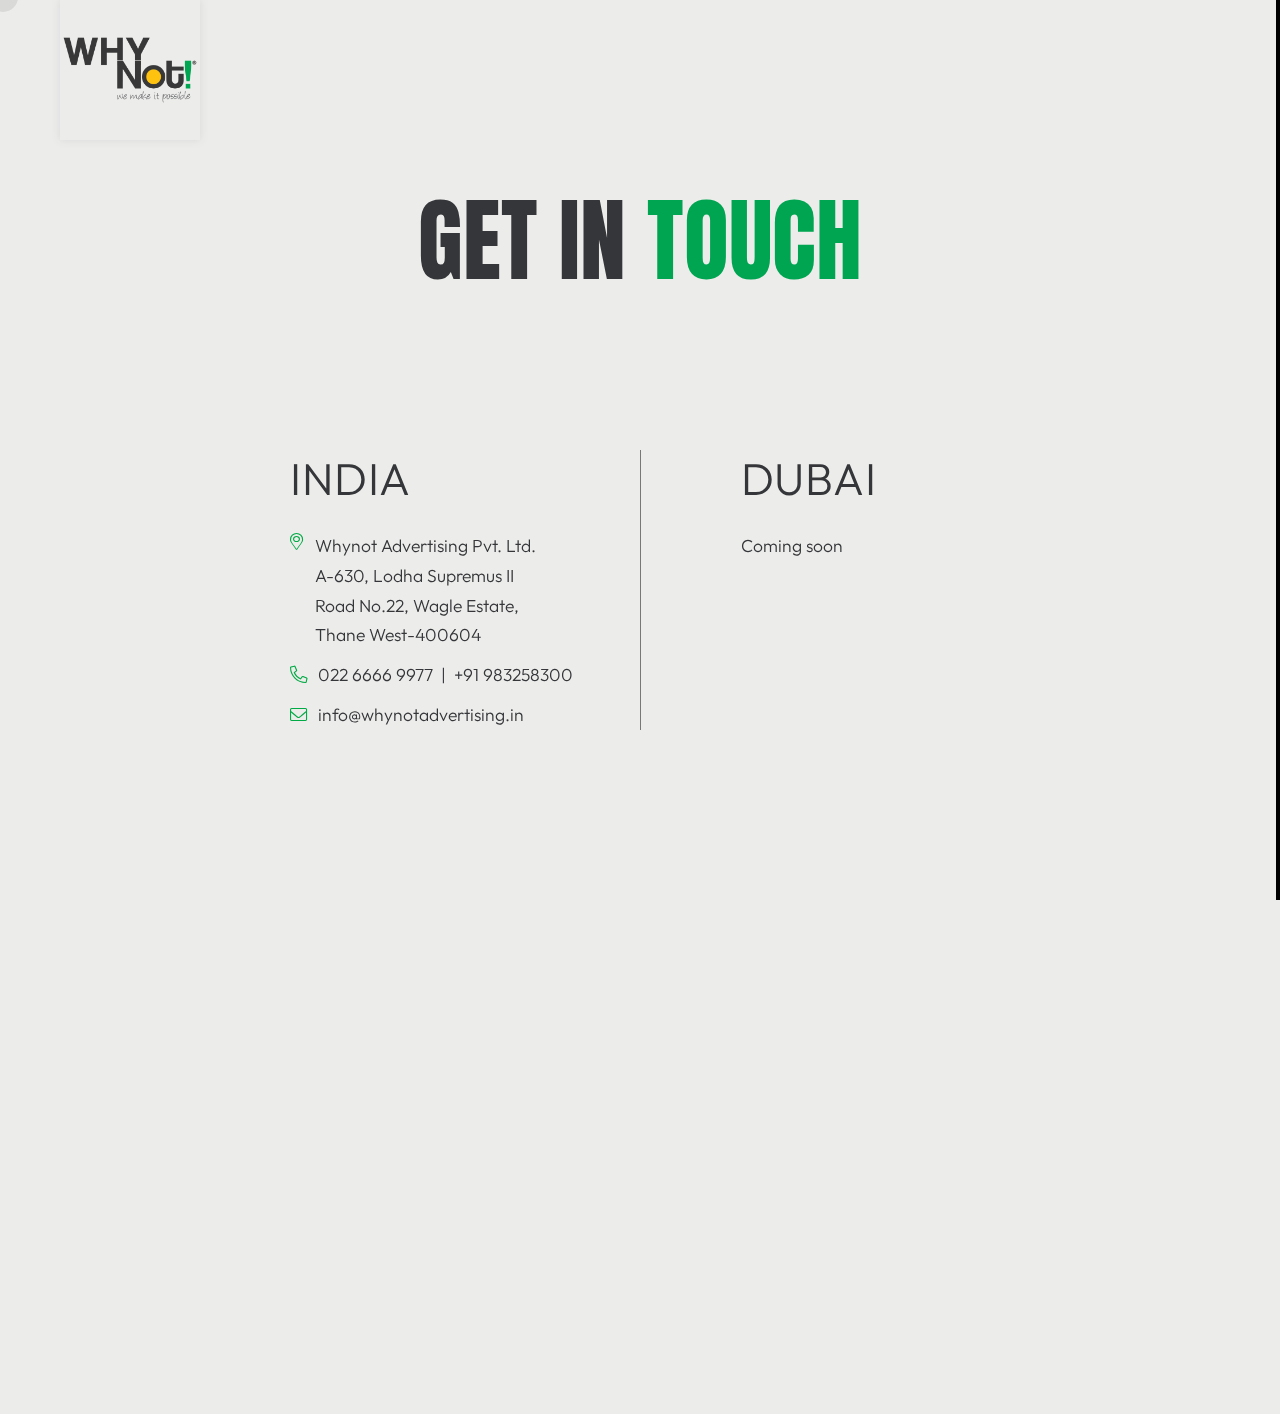
<file: contact-frl.html>
<!DOCTYPE html>
<html lang="zxx">

<head>

    <meta charset="UTF-8">
    <meta name="viewport" content="width=device-width, initial-scale=1.0">
    <meta http-equiv="X-UA-Compatible" content="ie=edge">

    <!-- grid css -->
    <link rel="stylesheet" href="css/plugins/bootstrap-grid.css">
    <!-- font awesome css -->
    <link rel="stylesheet" href="css/plugins/fontawesome.min.css">
    <!-- swiper css -->
    <link rel="stylesheet" href="css/plugins/swiper.min.css">
    <!-- okai css -->
    <link rel="stylesheet" href="css/style-friendly.css">
    <!-- page title -->
    <title>WhyNot Advertising</title>

</head>

<body>

    <!-- wrapper -->
    <div id="smooth-wrapper" class="mil-page-wrapper">

        <div id="swup-opm"></div>

        <!-- cursor -->
        <div class="mil-cursor-follower"></div>
        <!-- cursor end -->

         <!-- preloader -->
         <!-- <div class="mil-preloader">
            <div class="mil-preloader-animation">
                <div class="mil-pos-abs mil-animation-1">
                    <p class="mil-head1 mil-m1">Pioneering</p>
                    <p class="mil-head1 mil-a2">Creative</p>
                    <p class="mil-head1 mil-m1">Excellence</p>
                </div>
                <div class="mil-pos-abs mil-animation-2">
                    <div class="mil-reveal-frame">
                        <p class="mil-reveal-box"></p>
                        <p class="mil-head1 mil-m1">whynotadvertising</p>
                    </div>
                </div>
            </div>
        </div> -->
        <!-- preloader end -->

        <!-- scroll progress -->
        <div class="mil-progress-track">
            <div class="mil-progress"></div>
        </div>
        <!-- scroll progress end -->

        <!-- fixed elements -->
        <div class="mil-fixed">
            <div class="mil-top-panel">
                <div class="mil-left-side">
                    <a href="index.html" class="mil-logo mil-scroll-to">
                        <img src="img/whynot-logo.png" alt="WhyNot Advertising Logo" class="main-logo-img" />
                    </a>
                </div>
                <!-- <div class="mil-buttons-tp-frame mil-c-gone">
                    <p class="mil-stylized mil-m1 mil-phone"><span class="mil-m2">Office:</span> +91 9821358300</p>
                    <div class="mil-buttons">
                        <a href="contact-frl.html" class="mil-tp-btn"><i class="fal fa-envelope"></i></a>
                        <div class="mil-tp-btn">
                            <div class="mil-menu-btn"><span></span></div>
                        </div>
                    </div>
                </div> -->
            </div>

            <!-- <div class="mil-menu-frame">
                <div class="mil-menu-window">
                    <div class="mil-menu-section mil-inner-scroll" id="swupMenu">
                        <ul class="mil-main-menu mil-c-gone">
                            <li class="mil-has-children">
                                <a href="#.">Template style</a>
                                <ul>
                                    <li class="mil-current"><a href="index.html" target="_blank" data-no-swup>Friendly</a></li>
                                    <li><a href="home-4.html" target="_blank" data-no-swup>Stylish</a></li>
                                </ul>
                            </li>
                            <li class="mil-has-children">
                                <a href="#.">Home type</a>
                                <ul>
                                    <li class="mil-current"><a href="index.html">Corporate</a></li>
                                    <li><a href="home-2.html">Agency</a></li>
                                    <li><a href="home-3.html">Personal</a></li>
                                </ul>
                            </li>
                            <li class="mil-has-children">
                                <a href="#.">Portfolio</a>
                                <ul>
                                    <li><a href="portfolio-1-frl.html">Grid type 1</a></li>
                                    <li><a href="portfolio-2-frl.html">Grid type 2</a></li>
                                    <li><a href="portfolio-3-frl.html">Grid type 3</a></li>
                                </ul>
                            </li>
                            <li class="mil-has-children">
                                <a href="#.">Pages</a>
                                <ul>
                                    <li><a href="team-frl.html">Team</a></li>
                                    <li><a href="contact-frl.html">Contact</a></li>
                                    <li><a href="services-frl.html">Services</a></li>
                                    <li><a href="#">Service single</a></li>
                                    <li><a href="blog-frl.html">Blog</a></li>
                                    <li><a href="publication-frl.html">Publication</a></li>
                                    <li><a href="404-frl.html">404</a></li>
                                </ul>
                            </li>
                        </ul>
                    </div>
                    <div class="mil-bottom">
                        <div class="mil-blog-section">
                            <div class="mil-jcb mil-aic">
                                <h4 class="mil-head4 mil-mb30">Latest from blog</h4>
                                <div class="mil-sb-nav mil-mb30">
                                    <div class="mil-slider-btn mil-sb-prev mil-c-gone"><i class="fal fa-arrow-left"></i></div>
                                    <div class="mil-slider-btn mil-sb-next mil-c-gone"><i class="fal fa-arrow-right"></i></div>
                                </div>
                            </div>
                            <div class="swiper-container mil-blog-slider-sm">
                                <div class="swiper-wrapper">
                                    <div class="swiper-slide">
                                        <a href="publication-frl.html" class="mil-blog-card-sm mil-c-gone">
                                            <div class="mil-cover">
                                                <div class="mil-hover-frame">
                                                    <img src="img/blog/1.jpg" alt="cover">
                                                </div>
                                            </div>
                                            <div class="mil-text-frame">
                                                <h4 class="mil-head6 mil-max-1row-text">How to Become a Graphic Designer in 10 Simple Steps</h4>
                                            </div>
                                        </a>
                                    </div>
                                    <div class="swiper-slide">
                                        <a href="publication-frl.html" class="mil-blog-card-sm mil-c-gone">
                                            <div class="mil-cover">
                                                <div class="mil-hover-frame">
                                                    <img src="img/blog/2.jpg" alt="cover">
                                                </div>
                                            </div>
                                            <div class="mil-text-frame">
                                                <h4 class="mil-head6 mil-max-1row-text">10 Essential Tools Every Graphic Designer Should Master</h4>
                                            </div>
                                        </a>
                                    </div>
                                    <div class="swiper-slide">
                                        <a href="publication-frl.html" class="mil-blog-card-sm mil-c-gone">
                                            <div class="mil-cover">
                                                <div class="mil-hover-frame">
                                                    <img src="img/blog/3.jpg" alt="cover">
                                                </div>
                                            </div>
                                            <div class="mil-text-frame">
                                                <h4 class="mil-head6 mil-max-1row-text">The Ultimate Guide to UI/UX Design for Beginners</h4>
                                            </div>
                                        </a>
                                    </div>
                                    <div class="swiper-slide">
                                        <a href="publication-frl.html" class="mil-blog-card-sm mil-c-gone">
                                            <div class="mil-cover">
                                                <div class="mil-hover-frame">
                                                    <img src="img/blog/4.jpg" alt="cover">
                                                </div>
                                            </div>
                                            <div class="mil-text-frame">
                                                <h4 class="mil-head6 mil-max-1row-text">How to Create Stunning Visuals with Minimal Effort</h4>
                                            </div>
                                        </a>
                                    </div>
                                </div>
                            </div>
                        </div>
                        <div class="mil-social-section">
                            <ul class="mil-social mil-c-gone">
                                <li><a href="#." target="_blank" data-no-swup><i class="far fa-circle"></i></a></li>
                                <li><a href="#." target="_blank" data-no-swup><i class="far fa-circle"></i></a></li>
                                <li><a href="#." target="_blank" data-no-swup><i class="far fa-circle"></i></a></li>
                                <li><a href="#." target="_blank" data-no-swup><i class="far fa-circle"></i></a></li>
                                <li><a href="#." target="_blank" data-no-swup><i class="far fa-circle"></i></a></li>
                            </ul>
                        </div>
                    </div>
                </div>
            </div> -->
        </div>
        <!-- fixed elements end -->

        <!-- page transition -->
        <div class="mil-transition-fade" id="swup">
            <div class="mil-transition-frame">

                <!-- content -->
                <div id="smooth-content" class="mil-content">

                    <!-- hero -->
                    <div class="mil-hero-1 mil-sm-hero mil-up" id="top">
                        <div class="container mil-hero-main mil-relative mil-aic">
                            <div class="mil-hero-text mil-scale-img" data-value-1="1.3" data-value-2="0.95">
                                <div class="mil-text-pad"></div>
                                <!-- <ul class="mil-breadcrumbs mil-mb60 mil-c-gone">
                                    <li>
                                        <a href="index.html" target="_blank">Home</a>
                                    </li>
                                    <li>
                                        <a href="#.">Contact</a>
                                    </li>
                                </ul> -->
                                <div class="mil-word-frame">
                                    <h1 class="mil-display2 mil-rubber">Get in <span class="mil-a2">touch</span></h1>
                                    <!-- <div class="mil-s-4"><img src="img/shapes/Text Elements-06.png" alt="shape"></div> -->
                                </div>
                            </div>
                            <div class="mil-shapes mil-scale-img" data-value-1=".7" data-value-2="1.11">
                                <!-- <div class="mil-s-2"><img src="img/shapes/2.png" alt="shape"></div>
                                <div class="mil-s-3"><img src="img/shapes/Text Elements-05.png" alt="shape"></div> -->
                            </div>
                        </div>
                    </div>
                    <!-- hero end -->

                    <!-- contact info -->
                    <div class="mil-p-0-100">
                        <div class="container">
                            <div class="contact-corp-row">
                                <div class="contact-corp-col">
                                    <h2>INDIA</h2>
                                    <div>
                                        <div class="contact-address-line">
                                            <i class="fal fa-map-marker-alt"></i>
                                            <p>
                                              Whynot Advertising Pvt. Ltd.<br>
                                              A-630, Lodha Supremus II<br>
                                              Road No.22, Wagle Estate,<br>
                                              Thane West-400604
                                            </p>
                                          </div>
                                        <p><i class="fal fa-phone-alt"></i>022 6666 9977 &nbsp;|&nbsp; +91 983258300</p>
                                        <p><i class="fal fa-envelope"></i>info@whynotadvertising.in</p>
                                    </div>
                                </div>
                                <div class="contact-corp-divider"></div>
                                <div class="contact-corp-col">
                                    <h2>DUBAI</h2>
                                    <div style="display: flex; align-items: flex-start; height: 100%;">
                                        <p style="margin: 0;">Coming soon</p>
                                    </div>
                                </div>
                            </div>
                        </div>
                    </div>
                    <!-- contact info end -->


                    <!-- footer -->
                    <footer class="mil-footer mil-p-160-160">
                        <div class="container">
                            <div class="row mil-no-g">
                                <!-- <div class="col-lg-6 mil-up">
                                    <a href="contact-frl.html" class="mil-footer-contact mil-mb90">
                                        <h6 class="mil-footer-link mil-rubber mil-m1">Let's TALK</h6>
                                        <span class="mil-stylized-btn mil-c-gone">
                                            <i class="fal fa-arrow-up"></i>
                                            <span>Get In Touch</span>
                                        </span>
                                    </a>
                                </div> -->
                                <div class="col-lg-12">
                                    <div class="mil-footer-menu-frame mil-mb90 mil-up">
                                        <ul class="mil-footer-menu">
                                            <li><a href="../index.html#about1" class="mil-c-gone">About Us</a></li>
                                            <li><a href="../index.html#service1" class="mil-c-gone">Services</a></li>
                                            <li><a href="../index.html#team1" class="mil-c-gone">Team</a></li>
                                            <li><a href="../index.html#newsletter1" class="mil-c-gone">Newsletter</a></li>
                                            <!-- <li><a href="https://drive.google.com/file/d/18Du0FQaKD7uvkQP_-1ZaJeMn37L5Qc7q/view?usp=sharing" class="mil-c-gone" target="_blank">About</a></li>
                                            <li><a href="https://drive.google.com/file/d/1TWk5t3UKIivzhqv56Kge4QhwJurCyvqJ/view?usp=sharing" class="mil-c-gone" target="_blank">Portfolio</a></li> -->
                                        </ul>
                                        <ul class="mil-social mil-c-gone">
                                            <li><a href="https://www.instagram.com/whynotadvtg/?hl=en" target="_blank" data-no-swup><i class="fab fa-instagram"></i></a></li>
                                            <li><a href="https://www.linkedin.com/company/whynotadvtg/" target="_blank" data-no-swup><i class="fab fa-linkedin"></i></a></li>
                                            
                                        </ul>
                                    </div>
                                </div>
                                <div class="col-lg-12">
                                    <div class="mil-footer-bottom mil-up">
                                        <p class="mil-text-sm">©2025. All rights reserved.</p>
                                        <p class="mil-text-sm">Design by: <a href="https://www.linkedin.com/in/rahuldesai101/" class="mil-text-link mil-a2 mil-c-gone">Rahul Desai</a></p>
                                    </div>
                                </div>
                            </div>

                        </div>
                    </footer>
                    <!-- footer end -->

                </div>
                <!-- content -->

            </div>
        </div>
        <!-- page transition -->

    </div>
    <!-- wrapper end -->

    <!-- swup js -->
    <script src="js/plugins/swup.min.js"></script>
    <!-- gsap js -->
    <script src="js/plugins/gsap.min.js"></script>
    <!-- scroll smoother -->
    <script src="js/plugins/ScrollSmoother.min.js"></script>
    <!-- scroll trigger js -->
    <script src="js/plugins/ScrollTrigger.min.js"></script>
    <!-- scroll to js -->
    <script src="js/plugins/ScrollTo.min.js"></script>
    <!-- swiper js -->
    <script src="js/plugins/swiper.min.js"></script>
    <!-- parallax js -->
    <script src="js/plugins/parallax.js"></script>

    <!-- WhyNot Advertising js -->
    <script src="js/main.js"></script>

</body>

</html>
</file>
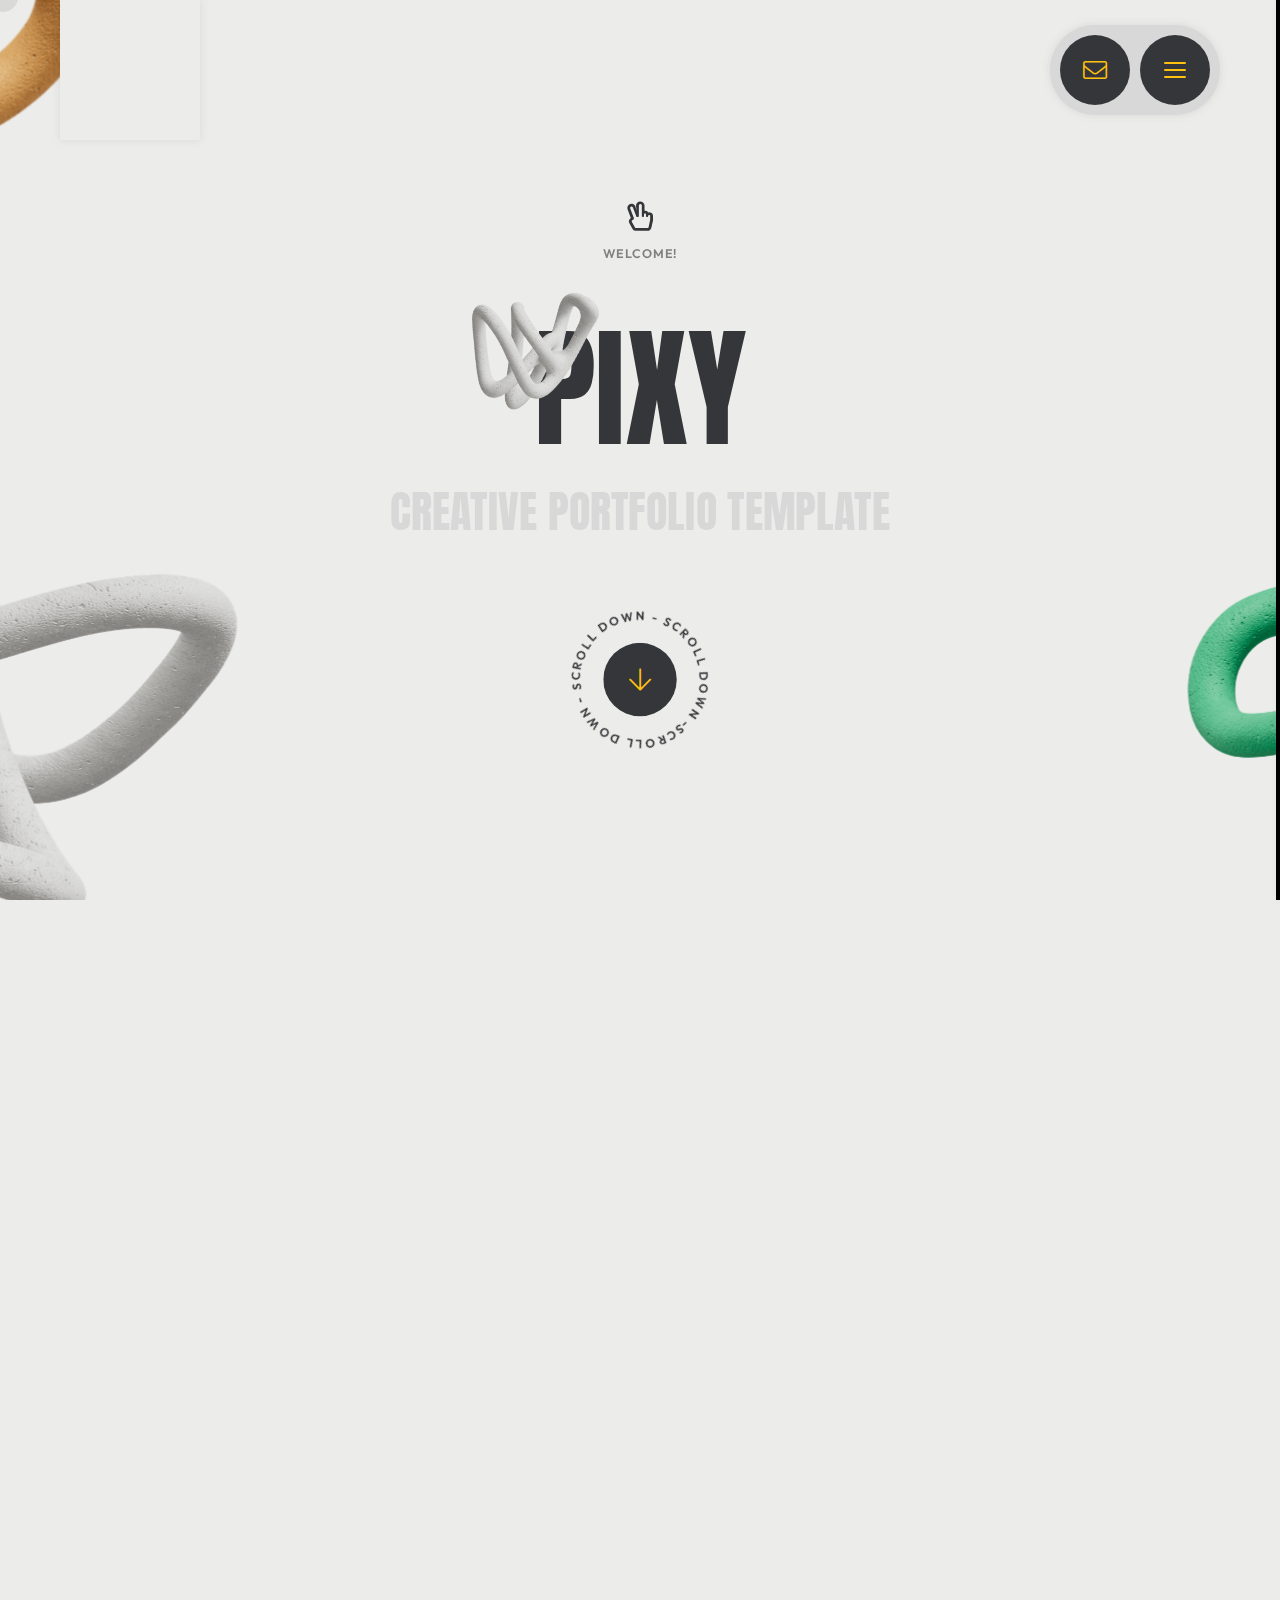
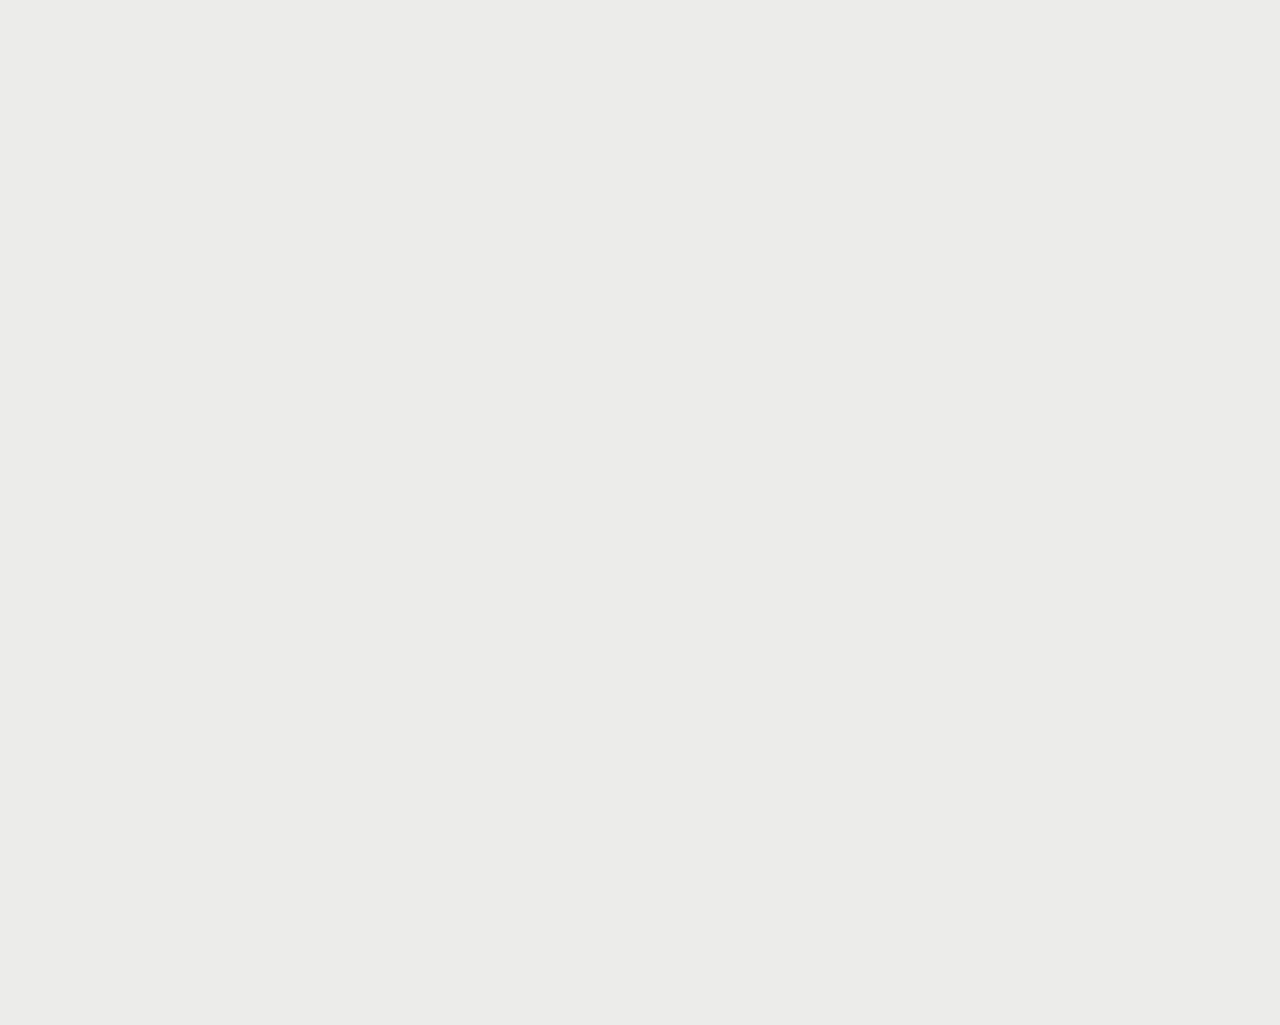
<file: demo.html>
<!DOCTYPE html>
<html lang="zxx">

<head>

    <meta charset="UTF-8">
    <meta name="viewport" content="width=device-width, initial-scale=1.0">
    <meta http-equiv="X-UA-Compatible" content="ie=edge">

    <!-- grid css -->
    <link rel="stylesheet" href="css/plugins/bootstrap-grid.css">
    <!-- font awesome css -->
    <link rel="stylesheet" href="css/plugins/fontawesome.min.css">
    <!-- swiper css -->
    <link rel="stylesheet" href="css/plugins/swiper.min.css">
    <!-- okai css -->
    <link rel="stylesheet" href="css/style-friendly.css">
    <!-- page title -->
    <title>Pixy</title>

</head>

<body>

    <!-- wrapper -->
    <div id="smooth-wrapper" class="mil-page-wrapper">

        <div id="swup-opm"></div>

        <!-- cursor -->
        <div class="mil-cursor-follower"></div>
        <!-- cursor end -->

        <!-- preloader
        <div class="mil-preloader">
            <div class="mil-preloader-animation">
                <div class="mil-pos-abs mil-animation-1">
                    <p class="mil-head1 mil-m1">Pioneering</p>
                    <p class="mil-head1 mil-a2">Creative</p>
                    <p class="mil-head1 mil-m1">Excellence</p>
                </div>
                <div class="mil-pos-abs mil-animation-2">
                    <div class="mil-reveal-frame">
                        <p class="mil-reveal-box"></p>
                        <p class="mil-head1 mil-m1">pixy.com</p>
                    </div>
                </div>
            </div>
        </div>
        <!-- preloader end -->

        <!-- scroll progress -->
        <div class="mil-progress-track">
            <div class="mil-progress"></div>
        </div>
        <!-- scroll progress end -->

        <!-- fixed elements -->
        <div class="mil-fixed">
            <div class="mil-top-panel">
                <div class="mil-left-side">
                    <a href="#top" class="mil-logo mil-scroll-to" data-no-swup>
                        <i class="far fa-cube"></i>
                        <span>Pixy</span>
                    </a>
                </div>
                <div class="mil-buttons-tp-frame mil-c-gone">

                    <div class="mil-buttons">
                        <a href="https://themeforest.net/user/millerdigitaldesign" class="mil-tp-btn" data-no-swup target="_blank"><i class="fal fa-envelope"></i></a>
                        <div class="mil-tp-btn">
                            <div class="mil-menu-btn"><span></span></div>
                        </div>
                    </div>
                </div>
            </div>

            <div class="mil-menu-frame">
                <div class="mil-menu-window">
                    <div class="mil-menu-section mil-inner-scroll" id="swupMenu" style="height: 100%">
                        <ul class="mil-main-menu mil-c-gone" style="height: 100%; padding-bottom: 60px">
                            <li class="mil-has-children">
                                <a href="#.">Template style</a>
                                <ul>
                                    <li><a href="home-1.html" target="_blank" data-no-swup>Friendly</a></li>
                                    <li><a href="home-4.html" target="_blank" data-no-swup>Stylish</a></li>
                                </ul>
                            </li>
                            <li class="mil-has-children">
                                <a href="#.">Home type</a>
                                <ul>
                                    <li><a href="home-1.html" target="_blank" data-no-swup>Corporate</a></li>
                                    <li><a href="home-2.html" target="_blank" data-no-swup>Agency</a></li>
                                    <li><a href="home-3.html" target="_blank" data-no-swup>Personal</a></li>
                                </ul>
                            </li>
                            <li class="mil-has-children">
                                <a href="#.">Portfolio</a>
                                <ul>
                                    <li><a href="portfolio-1-frl.html" target="_blank" data-no-swup>Grid type 1</a></li>
                                    <li><a href="portfolio-2-frl.html" target="_blank" data-no-swup>Grid type 2</a></li>
                                    <li><a href="portfolio-3-frl.html" target="_blank" data-no-swup>Grid type 3</a></li>
                                </ul>
                            </li>
                            <li class="mil-has-children">
                                <a href="#.">Pages</a>
                                <ul>
                                    <li><a href="team-frl.html" target="_blank" data-no-swup>Team</a></li>
                                    <li><a href="contact-frl.html" target="_blank" data-no-swup>Contact</a></li>
                                    <li><a href="services-frl.html" target="_blank" data-no-swup>Services</a></li>
                                    <li><a href="service-frl.html" target="_blank" data-no-swup>Service single</a></li>
                                    <li><a href="blog-frl.html" target="_blank" data-no-swup>Blog</a></li>
                                    <li><a href="publication-frl.html" target="_blank" data-no-swup>Publication</a></li>
                                    <li><a href="404-frl.html" target="_blank" data-no-swup>404</a></li>
                                </ul>
                            </li>
                        </ul>
                    </div>
                    <div class="mil-bottom">

                        <div class="mil-social-section">
                            <ul class="mil-social mil-c-gone">
                                <li><a href="#." target="_blank" data-no-swup><i class="fab fa-instagram"></i></a></li>
                                <li><a href="#." target="_blank" data-no-swup><i class="fab fa-behance"></i></a></li>
                                <li><a href="#." target="_blank" data-no-swup><i class="fab fa-dribbble"></i></a></li>
                                <li><a href="#." target="_blank" data-no-swup><i class="fab fa-pinterest-p"></i></a></li>
                                <li><a href="#." target="_blank" data-no-swup><i class="fab fa-github"></i></a></li>
                            </ul>
                        </div>
                    </div>
                </div>
            </div>
        </div>
        <!-- fixed elements end -->

        <!-- page transition -->
        <div class="mil-transition-fade" id="swup">
            <div class="mil-transition-frame">

                <!-- content -->
                <div id="smooth-content" class="mil-content">

                    <!-- hero -->
                    <div class="mil-hero-1 mil-up" id="top" style="overflow: visible">
                        <div class="container mil-hero-main mil-relative mil-aic">
                            <div class="mil-hero-text mil-scale-img" data-value-1="1.3" data-value-2="0.95" style="padding-top: 60px">
                                <div class="mil-text-pad"></div>
                                <i class="far fa-hand-peace mil-mb15"></i>
                                <p class="mil-stylized mil-m2 mil-mb60">Welcome!</p>
                                <div class="mil-word-frame mil-mb30">
                                    <h1 class="mil-display1 mil-rubber">Pixy</h1>
                                    <div class="mil-s-4" style="width:45%; left: -35%"><img src="img/shapes/4.png" alt="shape"></div>
                                </div>
                                <h2 class="mil-head2 mil-m3 mil-mb40">Creative portfolio template</h2>
                                <div class="mil-circle-text-frame" style="background-color: transparent">
                                    <a href="#scroll" class="mil-circle-text mil-scroll-to mil-c-gone" data-no-swup>
                                        <svg version="1.1" xmlns="http://www.w3.org/2000/svg" xmlns:xlink="http://www.w3.org/1999/xlink" x="0px" y="0px" viewBox="0 0 300 300" enable-background="new 0 0 300 300" xml:space="preserve" data-value="360" class="mil-rotate">
                                            <defs>
                                                <path id="circlePath" d="M 150, 150 m -60, 0 a 60,60 0 0,1 120,0 a 60,60 0 0,1 -120,0 " />
                                            </defs>
                                            <circle cx="150" cy="100" r="75" fill="none" />
                                            <g>
                                                <use xlink:href="#circlePath" fill="none" />
                                                <text style="letter-spacing: 2px">
                                                    <!-- circle text -->
                                                    <textPath xlink:href="#circlePath">scroll down - scroll down - scroll down - </textPath>
                                                </text>
                                            </g>
                                        </svg>
                                        <span class="mil-arrow">
                                            <i class="fal fa-arrow-down"></i>
                                        </span>
                                    </a>
                                </div>

                            </div>
                            <div class="mil-shapes mil-scale-img" data-value-1=".7" data-value-2="1.11">
                                <div class="mil-s-1"><img src="img/shapes/1.png" alt="shape"></div>
                                <div class="mil-s-2"><img src="img/shapes/2.png" alt="shape"></div>
                                <div class="mil-s-3"><img src="img/shapes/3.png" alt="shape"></div>
                            </div>
                        </div>
                    </div>
                    <!-- hero end -->

                    <!-- prebuild homepages -->
                    <div id="scroll">
                        <div class="container">
                            <div class="row mil-aie mil-mb30">
                                <div class="col-md-7">
                                    <h2 class="mil-head1 mil-mb60 mil-up">Prebuild <span class="mil-a2">Homepages</span></h2>
                                </div>
                                <div class="col-md-5">
                                    <p class="mil-stylized mil-m1 mil-tar mil-768-tal mil-mb60 mil-up"><a href="home-1.html" class="mil-arrow-link mil-c-gone" data-no-swup target="_blank">View demo</a></p>
                                </div>
                            </div>
                            <div class="row mil-mb60">
                                <div class="col-lg-6 mil-mb30 mil-up">
                                    <a href="home-1.html" class="mil-c-view" data-no-swup target="_blank">
                                        <img src="img/demo/1.jpg" alt="prebuild homepage" style="width: 100%; filter: brightness(97%)">
                                    </a>
                                </div>
                                <div class="col-lg-6 mil-mb30 mil-up">
                                    <a href="home-4.html" class="mil-c-view" data-no-swup target="_blank">
                                        <img src="img/demo/2.jpg" alt="prebuild homepage" style="width: 100%">
                                    </a>
                                </div>
                                <div class="col-lg-6 mil-mb30 mil-up">
                                    <a href="home-5.html" class="mil-c-view" data-no-swup target="_blank">
                                        <img src="img/demo/3.jpg" alt="prebuild homepage" style="width: 100%">
                                    </a>
                                </div>
                                <div class="col-lg-6 mil-mb30 mil-up">
                                    <a href="home-2.html" class="mil-c-view" data-no-swup target="_blank">
                                        <img src="img/demo/4.jpg" alt="prebuild homepage" style="width: 100%; filter: brightness(97%)">
                                    </a>
                                </div>
                                <div class="col-lg-6 mil-mb30 mil-up">
                                    <a href="home-3.html" class="mil-c-view" data-no-swup target="_blank">
                                        <img src="img/demo/5.jpg" alt="prebuild homepage" style="width: 100%; filter: brightness(97%)">
                                    </a>
                                </div>
                                <div class="col-lg-6 mil-mb30 mil-up">
                                    <a href="home-6.html" class="mil-c-view" data-no-swup target="_blank">
                                        <img src="img/demo/6.jpg" alt="prebuild homepage" style="width: 100%">
                                    </a>
                                </div>
                            </div>
                            <div class="row mil-aic mil-p-0-130">
                                <div class="col-md-6 mil-mb30">
                                    <p class="mil-text-md mil-deco-text mil-up">Start creating your amazing website right now!</p>
                                </div>
                                <div class="col-md-6 mil-jce mil-768-jcs mil-mb30">
                                    <span class="mil-up"><a href="https://themeforest.net/user/millerdigitaldesign/portfolio" class="mil-btn mil-a2 mil-c-gone" data-no-swup target="_blank">Purchase template</a></span>
                                </div>
                            </div>
                        </div>
                    </div>
                    <!-- prebuild homepages end -->

                    <!-- footer -->
                    <footer class="mil-footer mil-p-0-160">
                        <div class="container">
                            <div class="row mil-no-g">
                                <div class="col-lg-12">
                                    <div class="mil-footer-bottom mil-up">
                                        <p class="mil-text-sm">©2024. All rights reserved.</p>
                                        <p class="mil-text-sm">Design by: <a href="https://themeforest.net/user/millerdigitaldesign/portfolio" class="mil-text-link mil-a2 mil-c-gone" data-no-swup target="_blank">Nazar Miller</a></p>
                                    </div>
                                </div>
                            </div>

                        </div>
                    </footer>
                    <!-- footer end -->

                </div>
                <!-- content -->

            </div>
        </div>
        <!-- page transition -->

    </div>
    <!-- wrapper end -->

    <!-- swup js -->
    <script src="js/plugins/swup.min.js"></script>
    <!-- gsap js -->
    <script src="js/plugins/gsap.min.js"></script>
    <!-- scroll smoother -->
    <script src="js/plugins/ScrollSmoother.min.js"></script>
    <!-- scroll trigger js -->
    <script src="js/plugins/ScrollTrigger.min.js"></script>
    <!-- scroll to js -->
    <script src="js/plugins/ScrollTo.min.js"></script>
    <!-- swiper js -->
    <script src="js/plugins/swiper.min.js"></script>
    <!-- parallax js -->
    <script src="js/plugins/parallax.js"></script>

    <!-- pixy js -->
    <script src="js/main.js"></script>

</body>

</html>
</file>
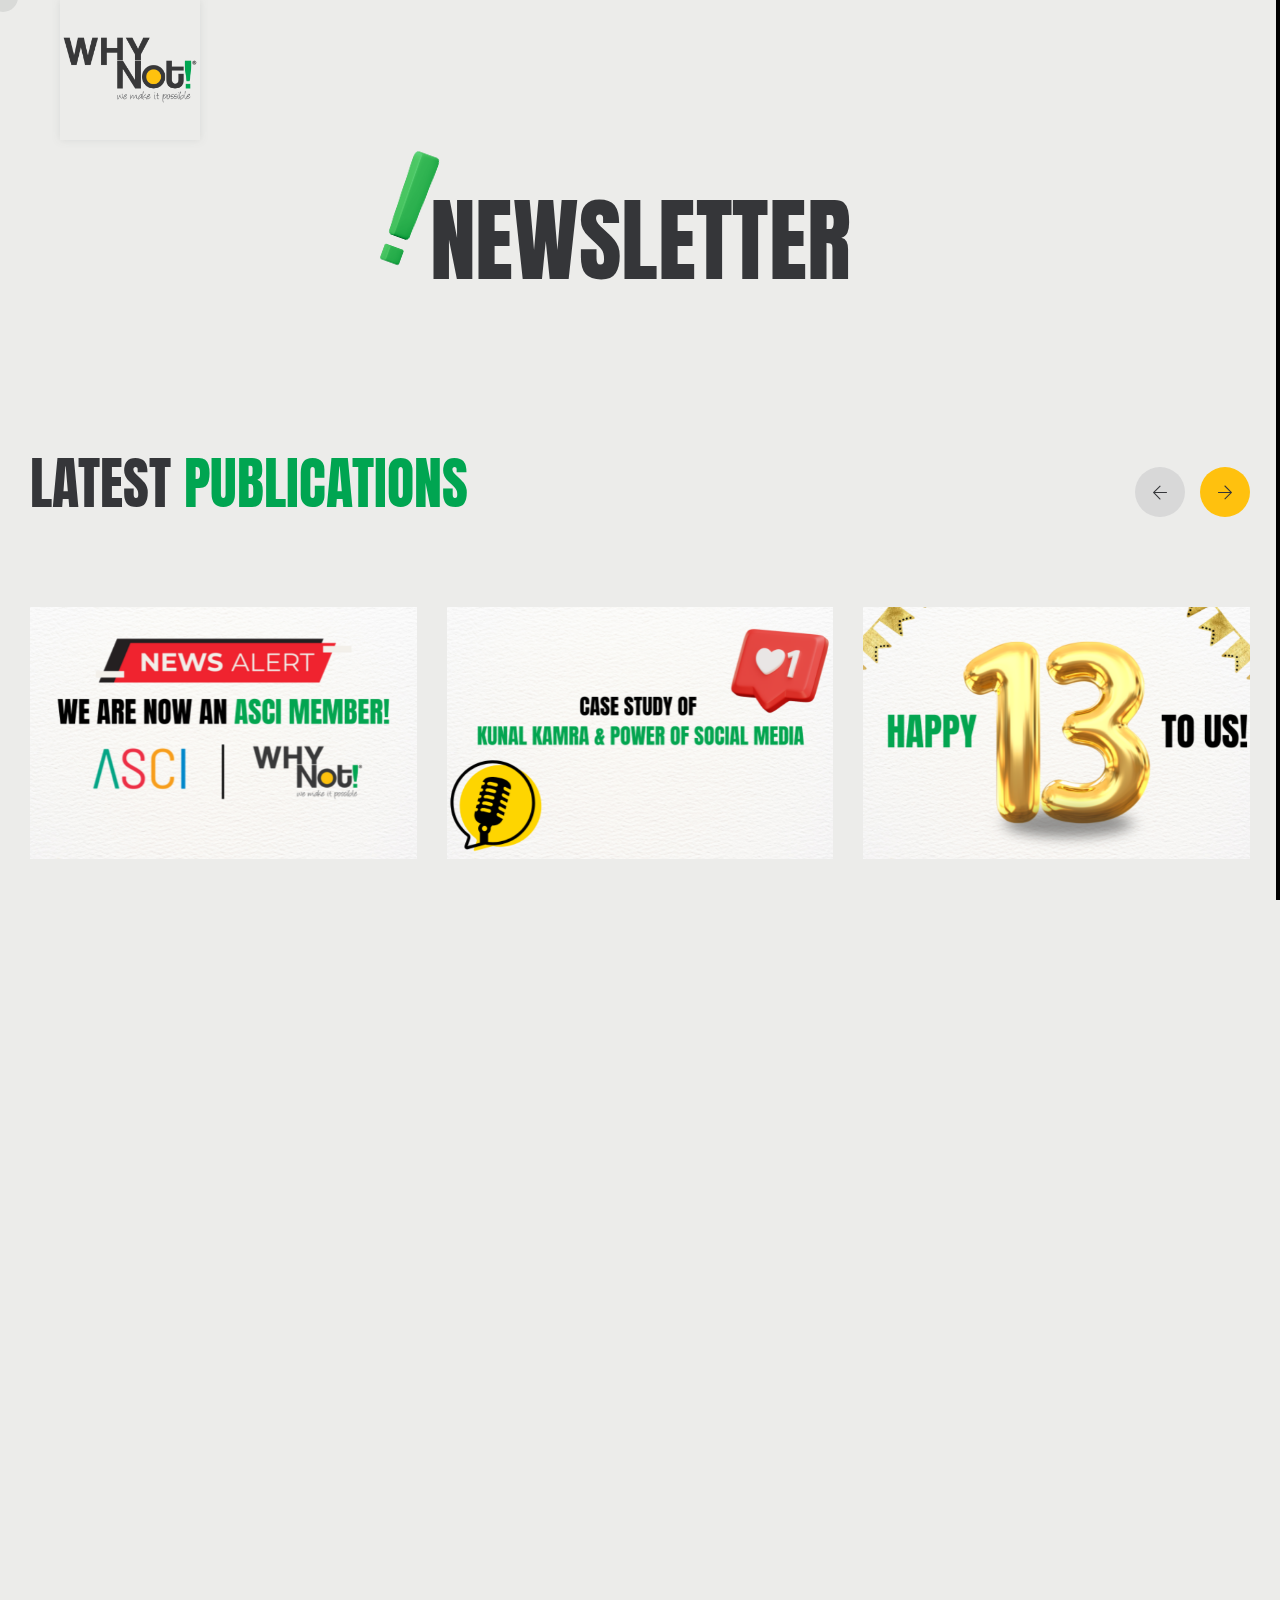
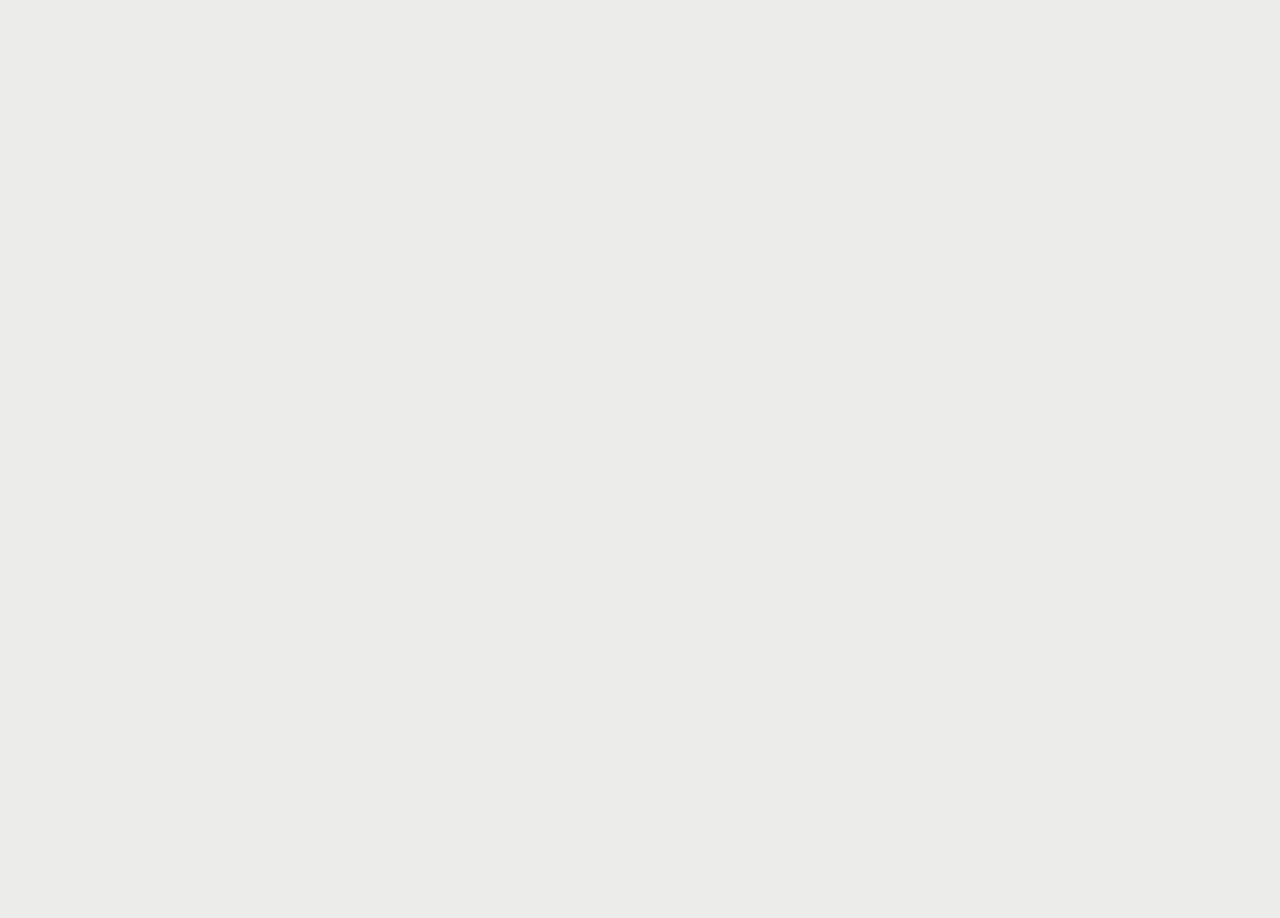
<file: newsletter-frl.html>
<!DOCTYPE html>
<html lang="zxx">

<head>

    <meta charset="UTF-8">
    <meta name="viewport" content="width=device-width, initial-scale=1.0">
    <meta http-equiv="X-UA-Compatible" content="ie=edge">

    <!-- grid css -->
    <link rel="stylesheet" href="css/plugins/bootstrap-grid.css">
    <!-- font awesome css -->
    <link rel="stylesheet" href="css/plugins/fontawesome.min.css">
    <!-- swiper css -->
    <link rel="stylesheet" href="css/plugins/swiper.min.css">
    <!-- okai css -->
    <link rel="stylesheet" href="css/style-friendly.css">
    <!-- page title -->
    <title>WhyNot Advertising</title>

</head>

<body>

    <!-- wrapper -->
    <div id="smooth-wrapper" class="mil-page-wrapper">

        <div id="swup-opm"></div>

        <!-- cursor -->
        <div class="mil-cursor-follower"></div>
        <!-- cursor end -->

        <!-- preloader -->
        <!-- <div class="mil-preloader">
            <div class="mil-preloader-animation">
                <div class="mil-pos-abs mil-animation-1">
                    <p class="mil-head1 mil-m1">Pioneering</p>
                    <p class="mil-head1 mil-a2">Creative</p>
                    <p class="mil-head1 mil-m1">Excellence</p>
                </div>
                <div class="mil-pos-abs mil-animation-2">
                    <div class="mil-reveal-frame">
                        <p class="mil-reveal-box"></p>
                        <p class="mil-head1 mil-m1">WhyNot Advertising</p>
                    </div>
                </div>
            </div>
        </div> -->
        <!-- preloader end -->

        <!-- scroll progress -->
        <div class="mil-progress-track">
            <div class="mil-progress"></div>
        </div>
        <!-- scroll progress end -->

        <!-- fixed elements -->
        <div class="mil-fixed">
            <div class="mil-top-panel">
                <div class="mil-left-side">
                    <a href="index.html" class="mil-logo mil-scroll-to">
                        <img src="img/whynot-logo.png" alt="WhyNot Advertising Logo" class="main-logo-img" />
                    </a>
                </div>
                <!-- <div class="mil-buttons-tp-frame mil-c-gone">
                    <p class="mil-stylized mil-m1 mil-phone"><span class="mil-m2">Office:</span> +91 9821358300</p>
                    <div class="mil-buttons">
                        <a href="contact-frl.html" class="mil-tp-btn"><i class="fal fa-envelope"></i></a>
                        <div class="mil-tp-btn">
                            <div class="mil-menu-btn"><span></span></div>
                        </div>
                    </div>
                </div> -->
            </div>

            <!-- <div class="mil-menu-frame">
                <div class="mil-menu-window">
                    <div class="mil-menu-section mil-inner-scroll" id="swupMenu">
                        <ul class="mil-main-menu mil-c-gone">
                            <li class="mil-has-children">
                                <a href="#.">Template style</a>
                                <ul>
                                    <li class="mil-current"><a href="index.html" target="_blank" data-no-swup>Friendly</a></li>
                                    <li><a href="home-4.html" target="_blank" data-no-swup>Stylish</a></li>
                                </ul>
                            </li>
                            <li class="mil-has-children">
                                <a href="#.">Home type</a>
                                <ul>
                                    <li><a href="
                                        ">Corporate</a></li>
                                    <li><a href="home-2.html">Agency</a></li>
                                    <li><a href="home-3.html">Personal</a></li>
                                </ul>
                            </li>
                            <li class="mil-has-children">
                                <a href="#.">Portfolio</a>
                                <ul>
                                    <li><a href="portfolio-1-frl.html">Grid type 1</a></li>
                                    <li><a href="portfolio-2-frl.html">Grid type 2</a></li>
                                    <li><a href="portfolio-3-frl.html">Grid type 3</a></li>
                                </ul>
                            </li>
                            <li class="mil-has-children">
                                <a href="#.">Pages</a>
                                <ul>
                                    <li><a href="team-frl.html">Team</a></li>
                                    <li><a href="contact-frl.html">Contact</a></li>
                                    <li><a href="services-frl.html">Services</a></li>
                                    <li><a href="service-frl.html">Service single</a></li>
                                    <li class="mil-current"><a href="blog-frl.html">Blog</a></li>
                                    <li><a href="publication-frl.html">Publication</a></li>
                                    <li><a href="404-frl.html">404</a></li>
                                </ul>
                            </li>
                        </ul>
                    </div>
                    <div class="mil-bottom">
                        <div class="mil-blog-section">
                            <div class="mil-jcb mil-aic">
                                <h4 class="mil-head4 mil-mb30">Latest from blog</h4>
                                <div class="mil-sb-nav mil-mb30">
                                    <div class="mil-slider-btn mil-sb-prev mil-c-gone"><i class="fal fa-arrow-left"></i></div>
                                    <div class="mil-slider-btn mil-sb-next mil-c-gone"><i class="fal fa-arrow-right"></i></div>
                                </div>
                            </div>
                            <div class="swiper-container mil-blog-slider-sm">
                                <div class="swiper-wrapper">
                                    <div class="swiper-slide">
                                        <a href="#." class="mil-blog-card-sm mil-c-gone">
                                            <div class="mil-cover">
                                                <div class="mil-hover-frame">
                                                    <img src="img/blog/1.jpg" alt="cover">
                                                </div>
                                            </div>
                                            <div class="mil-text-frame">
                                                <h4 class="mil-head6 mil-max-1row-text">How to Become a Graphic Designer in 10 Simple Steps</h4>
                                            </div>
                                        </a>
                                    </div>
                                    <div class="swiper-slide">
                                        <a href="#." class="mil-blog-card-sm mil-c-gone">
                                            <div class="mil-cover">
                                                <div class="mil-hover-frame">
                                                    <img src="img/blog/2.jpg" alt="cover">
                                                </div>
                                            </div>
                                            <div class="mil-text-frame">
                                                <h4 class="mil-head6 mil-max-1row-text">10 Essential Tools Every Graphic Designer Should Master</h4>
                                            </div>
                                        </a>
                                    </div>
                                    <div class="swiper-slide">
                                        <a href="#." class="mil-blog-card-sm mil-c-gone">
                                            <div class="mil-cover">
                                                <div class="mil-hover-frame">
                                                    <img src="img/blog/3.jpg" alt="cover">
                                                </div>
                                            </div>
                                            <div class="mil-text-frame">
                                                <h4 class="mil-head6 mil-max-1row-text">The Ultimate Guide to UI/UX Design for Beginners</h4>
                                            </div>
                                        </a>
                                    </div>
                                    <div class="swiper-slide">
                                        <a href="#." class="mil-blog-card-sm mil-c-gone">
                                            <div class="mil-cover">
                                                <div class="mil-hover-frame">
                                                    <img src="img/blog/4.jpg" alt="cover">
                                                </div>
                                            </div>
                                            <div class="mil-text-frame">
                                                <h4 class="mil-head6 mil-max-1row-text">How to Create Stunning Visuals with Minimal Effort</h4>
                                            </div>
                                        </a>
                                    </div>
                                </div>
                            </div>
                        </div>
                        <div class="mil-social-section">
                            <ul class="mil-social mil-c-gone">
                                <li><a href="#." target="_blank" data-no-swup><i class="far fa-circle"></i></a></li>
                                <li><a href="#." target="_blank" data-no-swup><i class="far fa-circle"></i></a></li>
                                <li><a href="#." target="_blank" data-no-swup><i class="far fa-circle"></i></a></li>
                                <li><a href="#." target="_blank" data-no-swup><i class="far fa-circle"></i></a></li>
                                <li><a href="#." target="_blank" data-no-swup><i class="far fa-circle"></i></a></li>
                            </ul>
                        </div>
                    </div>
                </div>
            </div> -->
        </div>
        <!-- fixed elements end -->

        <!-- page transition -->
        <div class="mil-transition-fade" id="swup">
            <div class="mil-transition-frame">

                <!-- content -->
                <div id="smooth-content" class="mil-content">

                    <!-- hero -->
                    <div class="mil-hero-1 mil-sm-hero mil-up" id="top">
                        <div class="container mil-hero-main mil-relative mil-aic">
                            <div class="mil-hero-text mil-scale-img" data-value-1="1.3" data-value-2="0.95">
                                <div class="mil-text-pad"></div>
                                
                                <div class="mil-word-frame">
                                    <h1 class="mil-display2 mil-rubber">Newsletter</h1>
                                    <div class="mil-s-4"><img src="img/shapes/!-Green.png" alt="shape"></div>
                                </div>
                            </div>
                            <!-- <div class="mil-shapes mil-scale-img" data-value-1=".7" data-value-2="1.11">
                                <div class="mil-s-2"><img src="img/shapes/2.png" alt="shape"></div>
                                <div class="mil-s-3"><img src="img/shapes/3.png" alt="shape"></div>
                            </div> -->
                        </div>
                    </div>
                    <!-- hero end -->

                    <!-- popular -->
                    <div class="mil-p-0-160">
                        <div class="container">
                            <div class="row mil-aie mil-mb30">
                                <div class="col-md-6">
                                    <h2 class="mil-head1 mil-mb60 mil-up">Latest <span class="mil-a2">Publications</span></h2>
                                </div>
                                <div class="col-md-6">
                                    <div class="mil-nl-nav mil-up mil-mb60">
                                        <div class="mil-slider-btn mil-nl-prev mil-c-gone"></div>
                                        <div class="mil-slider-btn mil-nl-next mil-c-gone"></div>
                                    </div>
                                </div>
                            </div>
                            <div class="swiper-container mil-blog-slider">
                                <div class="swiper-wrapper mil-c-swipe mil-c-light">
                                    <div class="swiper-slide">
                                        <div class="mil-blog-card">
                                            <div class="mil-cover mil-up">
                                                <div class="mil-hover-frame">
                                                    <img src="img/newsletter/April 2025.png" alt="cover" class="mil-scale-img" data-value-1="1.15" data-value-2="1">
                                                </div>
                                                <div class="mil-badges">
                                                    <!-- <div class="mil-category">design</div> -->
                                                    <!-- <div class="mil-date">29.08.24</div> -->
                                                </div>
                                            </div>
                                            <a href="https://www.instagram.com/p/DKPAFyFNUC2/?img_index=1" class="mil-descr mil-c-gone">
                                                <div class="mil-text-frame">
                                                    <h4 class="mil-head4 mil-max-2row-text mil-mb20 mil-up">Whatever – April 2025 Edition</h4>
                                                    <p class="mil-text-md mil-max-2row-text mil-up">Take a closer look at how headlines influence perception, explore a bold rebranding move by a legacy FMCG brand, and discover a thoughtful pick in our Gift of the Month segment.</p>
                                                </div>
                                                <div class="mil-up mil-768-gone">
                                                    <div class="mil-stylized-btn">
                                                        <i class="fal fa-arrow-up"></i>
                                                        <span>Read more</span>
                                                    </div>
                                                </div>
                                            </a>
                                        </div>
                                    </div>
                                    <div class="swiper-slide">
                                        <div class="mil-blog-card">
                                            <div class="mil-cover mil-up">
                                                <div class="mil-hover-frame">
                                                    <img src="img/newsletter/March 2025.png" alt="cover" class="mil-scale-img" data-value-1="1.15" data-value-2="1">
                                                </div>
                                                <div class="mil-badges">
                                                    <!-- <div class="mil-category">Branding</div> -->
                                                    <!-- <div class="mil-date">29.08.24</div> -->
                                                </div>
                                            </div>
                                            <a href="https://www.instagram.com/p/DIixIEFtyqo/?img_index=1" class="mil-descr mil-c-gone">
                                                <div class="mil-text-frame">
                                                    <h4 class="mil-head4 mil-max-2row-text mil-mb20 mil-up">Whatever – March 2025 Edition</h4>
                                                    <p class="mil-text-md mil-max-2row-text mil-up">This month's newsletter dives into how voices shape narratives, explores a creative brand collab, and wraps up with something a little special.</p>
                                                </div>
                                                <div class="mil-up mil-768-gone">
                                                    <div class="mil-stylized-btn">
                                                        <i class="fal fa-arrow-up"></i>
                                                        <span>Read more</span>
                                                    </div>
                                                </div>
                                            </a>
                                        </div>
                                    </div>
                                    <div class="swiper-slide">
                                        <div class="mil-blog-card">
                                            <div class="mil-cover mil-up">
                                                <div class="mil-hover-frame">
                                                    <img src="img/newsletter/February 2025.png" alt="cover" class="mil-scale-img" data-value-1="1.15" data-value-2="1">
                                                </div>
                                                <div class="mil-badges">
                                                    <!-- <div class="mil-category">Art</div> -->
                                                    <!-- <div class="mil-date">29.08.24</div> -->
                                                </div>
                                            </div>
                                            <a href="https://www.instagram.com/p/DIBQ-XzNfaA/?img_index=1" class="mil-descr mil-c-gone">
                                                <div class="mil-text-frame">
                                                    <h4 class="mil-head4 mil-max-2row-text mil-mb20 mil-up">Whatever – February 2025 Edition</h4>
                                                    <p class="mil-text-md mil-max-2row-text mil-up">From turning 13 to turning heads—this edition explores moments that sparked conversation, stirred competition, and influenced how brands show up.</p>
                                                </div>
                                                <div class="mil-up mil-768-gone">
                                                    <div class="mil-stylized-btn">
                                                        <i class="fal fa-arrow-up"></i>
                                                        <span>Read more</span>
                                                    </div>
                                                </div>
                                            </a>
                                        </div>
                                    </div>
                                    <div class="swiper-slide">
                                        <div class="mil-blog-card">
                                            <div class="mil-cover mil-up">
                                                <div class="mil-hover-frame">
                                                    <img src="img/newsletter/January 2025.png" alt="cover" class="mil-scale-img" data-value-1="1.15" data-value-2="1">
                                                </div>
                                                <div class="mil-badges">
                                                    <!-- <div class="mil-category">Interior</div> -->
                                                    <!-- <div class="mil-date">29.08.24</div> -->
                                                </div>
                                            </div>
                                            <a href="https://www.instagram.com/p/DF7ql68thpq/?img_index=1" class="mil-descr mil-c-gone">
                                                <div class="mil-text-frame">
                                                    <h4 class="mil-head4 mil-max-2row-text mil-mb20 mil-up">Whatever – January 2025 Edition</h4>
                                                    <p class="mil-text-md mil-max-2row-text mil-up">This edition kicks off the year with big wins, bold ideas, and a bit of fun—covering everything from our latest achievement to the conversations that got everyone talking.</p>
                                                </div>
                                                <div class="mil-up mil-768-gone">
                                                    <div class="mil-stylized-btn">
                                                        <i class="fal fa-arrow-up"></i>
                                                        <span>Read more</span>
                                                    </div>
                                                </div>
                                            </a>
                                        </div>
                                    </div>
                                </div>
                            </div>
                        </div>
                    </div>
                    <!-- popular end -->

                    <!-- blog -->
                    <!-- <div class="mil-p-0-100">
                        <div class="container">
                            <div class="row mil-aie mil-mb30">
                                <div class="col-md-6">
                                    <h2 class="mil-head1 mil-mb60 mil-up">Latest <span class="mil-a2">Publications</span></h2>
                                </div>
                            </div>
                            <div class="row">
                                <div class="col-lg-12">
                                    <div class="mil-blog-card mil-type-2 mil-mb60">
                                        <div class="mil-cover mil-up">
                                            <div class="mil-hover-frame">
                                                <img src="img/blog/5.jpg" alt="cover" class="mil-scale-img" data-value-1="1.15" data-value-2="1">
                                            </div>
                                            <div class="mil-badges">
                                                <div class="mil-category">design</div>
                                                <div class="mil-date">29.08.24</div>
                                            </div>
                                        </div>
                                        <a href="publication-frl.html" class="mil-descr mil-c-gone">
                                            <div class="mil-text-frame">
                                                <h4 class="mil-head3 mil-max-2row-text mil-mb30 mil-up">How to Become a Graphic Designer in 10 Simple Steps</h4>
                                                <p class="mil-text-md mil-max-2row-text mil-mb40 mil-up">Lorem ipsum dolor sit amet, consectetur adipisicing elit. Eius sequi commodi dignissimos optio, beatae, eos necessitatibus nisi. Nam cupiditate consectetur nostrum qui! Repellat natus nulla, nisi aliquid, asperiores impedit tempora sequi est reprehenderit cumque explicabo, dicta. Rem nihil ullam totam ea voluptas quibusdam repudiandae.</p>
                                                <div class="mil-up">
                                                    <div class="mil-btn mil-a2 mil-c-gone">Read more</div>
                                                </div>
                                            </div>
                                        </a>
                                    </div>
                                </div>
                                <div class="col-lg-12">
                                    <div class="mil-blog-card mil-type-2 mil-mb60">
                                        <div class="mil-cover mil-up">
                                            <div class="mil-hover-frame">
                                                <img src="img/blog/4.jpg" alt="cover" class="mil-scale-img" data-value-1="1.15" data-value-2="1">
                                            </div>
                                            <div class="mil-badges">
                                                <div class="mil-category">design</div>
                                                <div class="mil-date">29.08.24</div>
                                            </div>
                                        </div>
                                        <a href="publication-frl.html" class="mil-descr mil-c-gone">
                                            <div class="mil-text-frame">
                                                <h4 class="mil-head3 mil-max-2row-text mil-mb30 mil-up">The Ultimate Guide to UI/UX Design for Beginners</h4>
                                                <p class="mil-text-md mil-max-2row-text mil-mb40 mil-up">Lorem ipsum dolor sit amet, consectetur adipisicing elit. Eius sequi commodi dignissimos optio, beatae, eos necessitatibus nisi. Nam cupiditate consectetur nostrum qui! Repellat natus nulla, nisi aliquid, asperiores impedit tempora sequi est reprehenderit cumque explicabo, dicta. Rem nihil ullam totam ea voluptas quibusdam repudiandae.</p>
                                                <div class="mil-up">
                                                    <div class="mil-btn mil-a2 mil-c-gone">Read more</div>
                                                </div>
                                            </div>
                                        </a>
                                    </div>
                                </div>
                                <div class="col-lg-12">
                                    <div class="mil-blog-card mil-type-2 mil-mb60">
                                        <div class="mil-cover mil-up">
                                            <div class="mil-hover-frame">
                                                <img src="img/blog/6.jpg" alt="cover" class="mil-scale-img" data-value-1="1.15" data-value-2="1">
                                            </div>
                                            <div class="mil-badges">
                                                <div class="mil-category">design</div>
                                                <div class="mil-date">29.08.24</div>
                                            </div>
                                        </div>
                                        <a href="publication-frl.html" class="mil-descr mil-c-gone">
                                            <div class="mil-text-frame">
                                                <h4 class="mil-head3 mil-max-2row-text mil-mb30 mil-up">From Concept to Creation: The Design Process Explained</h4>
                                                <p class="mil-text-md mil-max-2row-text mil-mb40 mil-up">Lorem ipsum dolor sit amet, consectetur adipisicing elit. Eius sequi commodi dignissimos optio, beatae, eos necessitatibus nisi. Nam cupiditate consectetur nostrum qui! Repellat natus nulla, nisi aliquid, asperiores impedit tempora sequi est reprehenderit cumque explicabo, dicta. Rem nihil ullam totam ea voluptas quibusdam repudiandae.</p>
                                                <div class="mil-up">
                                                    <div class="mil-btn mil-a2 mil-c-gone">Read more</div>
                                                </div>
                                            </div>
                                        </a>
                                    </div>
                                </div>
                                <div class="col-lg-12">
                                    <div class="mil-blog-card mil-type-2 mil-mb60">
                                        <div class="mil-cover mil-up">
                                            <div class="mil-hover-frame">
                                                <img src="img/blog/3.jpg" alt="cover" class="mil-scale-img" data-value-1="1.15" data-value-2="1">
                                            </div>
                                            <div class="mil-badges">
                                                <div class="mil-category">design</div>
                                                <div class="mil-date">29.08.24</div>
                                            </div>
                                        </div>
                                        <a href="publication-frl.html" class="mil-descr mil-c-gone">
                                            <div class="mil-text-frame">
                                                <h4 class="mil-head3 mil-max-2row-text mil-mb30 mil-up">How to Become a Graphic Designer in 10 Simple Steps</h4>
                                                <p class="mil-text-md mil-max-2row-text mil-mb40 mil-up">Lorem ipsum dolor sit amet, consectetur adipisicing elit. Eius sequi commodi dignissimos optio, beatae, eos necessitatibus nisi. Nam cupiditate consectetur nostrum qui! Repellat natus nulla, nisi aliquid, asperiores impedit tempora sequi est reprehenderit cumque explicabo, dicta. Rem nihil ullam totam ea voluptas quibusdam repudiandae.</p>
                                                <div class="mil-up">
                                                    <div class="mil-btn mil-a2 mil-c-gone">Read more</div>
                                                </div>
                                            </div>
                                        </a>
                                    </div>
                                </div>
                                <div class="col-lg-12">
                                    <div class="mil-blog-card mil-type-2 mil-mb60">
                                        <div class="mil-cover mil-up">
                                            <div class="mil-hover-frame">
                                                <img src="img/blog/7.jpg" alt="cover" class="mil-scale-img" data-value-1="1.15" data-value-2="1">
                                            </div>
                                            <div class="mil-badges">
                                                <div class="mil-category">design</div>
                                                <div class="mil-date">29.08.24</div>
                                            </div>
                                        </div>
                                        <a href="publication-frl.html" class="mil-descr mil-c-gone">
                                            <div class="mil-text-frame">
                                                <h4 class="mil-head3 mil-max-2row-text mil-mb30 mil-up">The Ultimate Guide to UI/UX Design for Beginners</h4>
                                                <p class="mil-text-md mil-max-2row-text mil-mb40 mil-up">Lorem ipsum dolor sit amet, consectetur adipisicing elit. Eius sequi commodi dignissimos optio, beatae, eos necessitatibus nisi. Nam cupiditate consectetur nostrum qui! Repellat natus nulla, nisi aliquid, asperiores impedit tempora sequi est reprehenderit cumque explicabo, dicta. Rem nihil ullam totam ea voluptas quibusdam repudiandae.</p>
                                                <div class="mil-up">
                                                    <div class="mil-btn mil-a2 mil-c-gone">Read more</div>
                                                </div>
                                            </div>
                                        </a>
                                    </div>
                                </div>
                                <div class="col-lg-12">
                                    <div class="mil-blog-card mil-type-2 mil-mb60">
                                        <div class="mil-cover mil-up">
                                            <div class="mil-hover-frame">
                                                <img src="img/blog/8.jpg" alt="cover" class="mil-scale-img" data-value-1="1.15" data-value-2="1">
                                            </div>
                                            <div class="mil-badges">
                                                <div class="mil-category">design</div>
                                                <div class="mil-date">29.08.24</div>
                                            </div>
                                        </div>
                                        <a href="publication-frl.html" class="mil-descr mil-c-gone">
                                            <div class="mil-text-frame">
                                                <h4 class="mil-head3 mil-max-2row-text mil-mb30 mil-up">From Concept to Creation: The Design Process Explained</h4>
                                                <p class="mil-text-md mil-max-2row-text mil-mb40 mil-up">Lorem ipsum dolor sit amet, consectetur adipisicing elit. Eius sequi commodi dignissimos optio, beatae, eos necessitatibus nisi. Nam cupiditate consectetur nostrum qui! Repellat natus nulla, nisi aliquid, asperiores impedit tempora sequi est reprehenderit cumque explicabo, dicta. Rem nihil ullam totam ea voluptas quibusdam repudiandae.</p>
                                                <div class="mil-up">
                                                    <div class="mil-btn mil-a2 mil-c-gone">Read more</div>
                                                </div>
                                            </div>
                                        </a>
                                    </div>
                                </div>
                            </div>
                        </div>
                    </div> -->
                    <!-- blog end -->

                    <!-- pagination -->
                    <!-- <div class="mil-p-0-160">
                        <div class="container">
                            <div class="mil-blog-pagination">
                                <ul>
                                    <li><a href="#."><i class="far fa-arrow-left"></i></a></li>
                                    <li class="mil-active"><a href="#.">1</a></li>
                                    <li><a href="#.">2</a></li>
                                    <li><a href="#.">...</a></li>
                                    <li><a href="#."><i class="far fa-arrow-right"></i></a></li>
                                </ul>
                            </div>
                        </div>
                    </div> -->
                    <!-- pagination end -->

                    <!-- subscribe -->
                    <div class="container">
                        <div class="mil-half-container mil-reverse mil-up">
                            <div class="mil-text-box mil-g-m3 mil-p-160-160">
                                <p class="mil-stylized mil-m2 mil-mb60 mil-up">Newsletter</p>
                                <h2 class="mil-display3 mil-rubber mil-mb60 mil-up">Subscribe <span class="mil-a2">our</span> <br>newsletter</h2>
                                <form class="mil-subscribe-form mil-up mil-c-gone">
                                    <input type="text" placeholder="Enter your email">
                                    <button type="submit"><i class="fal fa-arrow-right"></i></button>
                                </form>
                            </div>
                            <div class="mil-image-box">
                                <div class="mil-image-frame">
                                    <img src="img/home-1/subscribe our newsletter.webp" alt="img" class="mil-scale-img" data-value-1="1.25" data-value-2="1">
                                </div>
                            </div>
                        </div>
                        <div class="row mil-aic mil-jcb mil-no-g">
                            <div class="col-lg-6">
                                <div class="mil-button-pad mil-a1 mil-jst" style="display: block"></div>
                            </div>
                            <div class="col-lg-6 mil-992-gone">
                                <div class="mil-text-pad">
                                    <p class="mil-text-sm mil-up">By clicking the submit button, you agree to the <br><a href="contact-frl.html" class="mil-text-link mil-a2 mil-c-gone">rules for processing personal data</a>.</p>
                                </div>
                            </div>
                        </div>
                    </div>
                    <!-- subscribe end -->

                    <!-- footer -->
                    <footer class="mil-footer mil-p-160-160">
                        <div class="container">
                            <div class="row mil-no-g">
                                <!-- <div class="col-lg-6 mil-up">
                                    <a href="https://drive.google.com/file/d/1TWk5t3UKIivzhqv56Kge4QhwJurCyvqJ/view?usp=sharing" class="mil-footer-contact mil-mb90" target="_blank">
                                        <h6 class="mil-footer-link mil-rubber mil-m1">Portfolio</h6>
                                        <span class="mil-stylized-btn mil-c-gone">
                                            <i class="fal fa-arrow-up"></i>
                                            <span>Portfolio</span>
                                        </span>
                                    </a>
                                </div> -->
                                <div class="col-lg-12">
                                    <div class="mil-footer-menu-frame mil-mb90 mil-up">
                                        <ul class="mil-footer-menu">
                                            <li><a href="../index.html#about1" class="mil-c-gone">About Us</a></li>
                                            <li><a href="../index.html#service1" class="mil-c-gone">Services</a></li>
                                            <li><a href="../index.html#team1" class="mil-c-gone">Team</a></li>
                                            <li><a href="../index.html#newsletter1" class="mil-c-gone">Newsletter</a></li>
                                            <!-- <li><a href="https://drive.google.com/file/d/18Du0FQaKD7uvkQP_-1ZaJeMn37L5Qc7q/view?usp=sharing" class="mil-c-gone" target="_blank">About</a></li>
                                            <li><a href="https://drive.google.com/file/d/1TWk5t3UKIivzhqv56Kge4QhwJurCyvqJ/view?usp=sharing" class="mil-c-gone" target="_blank">Portfolio</a></li> -->
                                        </ul>
                                        <ul class="mil-social mil-c-gone">
                                            <li><a href="https://www.instagram.com/whynotadvtg/?hl=en" target="_blank" data-no-swup><i class="fab fa-instagram"></i></a></li>
                                            <li><a href="https://www.linkedin.com/company/whynotadvtg/" target="_blank" data-no-swup><i class="fab fa-linkedin"></i></a></li>
                                            
                                        </ul>
                                    </div>
                                </div>
                                <div class="col-lg-12">
                                    <div class="mil-footer-bottom mil-up">
                                        <p class="mil-text-sm">©2025. All rights reserved.</p>
                                        <p class="mil-text-sm">Design by: <a href="https://www.linkedin.com/in/rahuldesai101/" class="mil-text-link mil-a2 mil-c-gone">Rahul Desai</a></p>
                                    </div>
                                </div>
                            </div>

                        </div>
                    </footer>
                    <!-- footer end -->

                </div>
                <!-- content -->

            </div>
        </div>
        <!-- page transition -->

    </div>
    <!-- wrapper end -->

    <!-- swup js -->
    <script src="js/plugins/swup.min.js"></script>
    <!-- gsap js -->
    <script src="js/plugins/gsap.min.js"></script>
    <!-- scroll smoother -->
    <script src="js/plugins/ScrollSmoother.min.js"></script>
    <!-- scroll trigger js -->
    <script src="js/plugins/ScrollTrigger.min.js"></script>
    <!-- scroll to js -->
    <script src="js/plugins/ScrollTo.min.js"></script>
    <!-- swiper js -->
    <script src="js/plugins/swiper.min.js"></script>
    <!-- parallax js -->
    <script src="js/plugins/parallax.js"></script>

    <!-- WhyNot Advertising js -->
    <script src="js/main.js"></script>

</body>

</html>
</file>
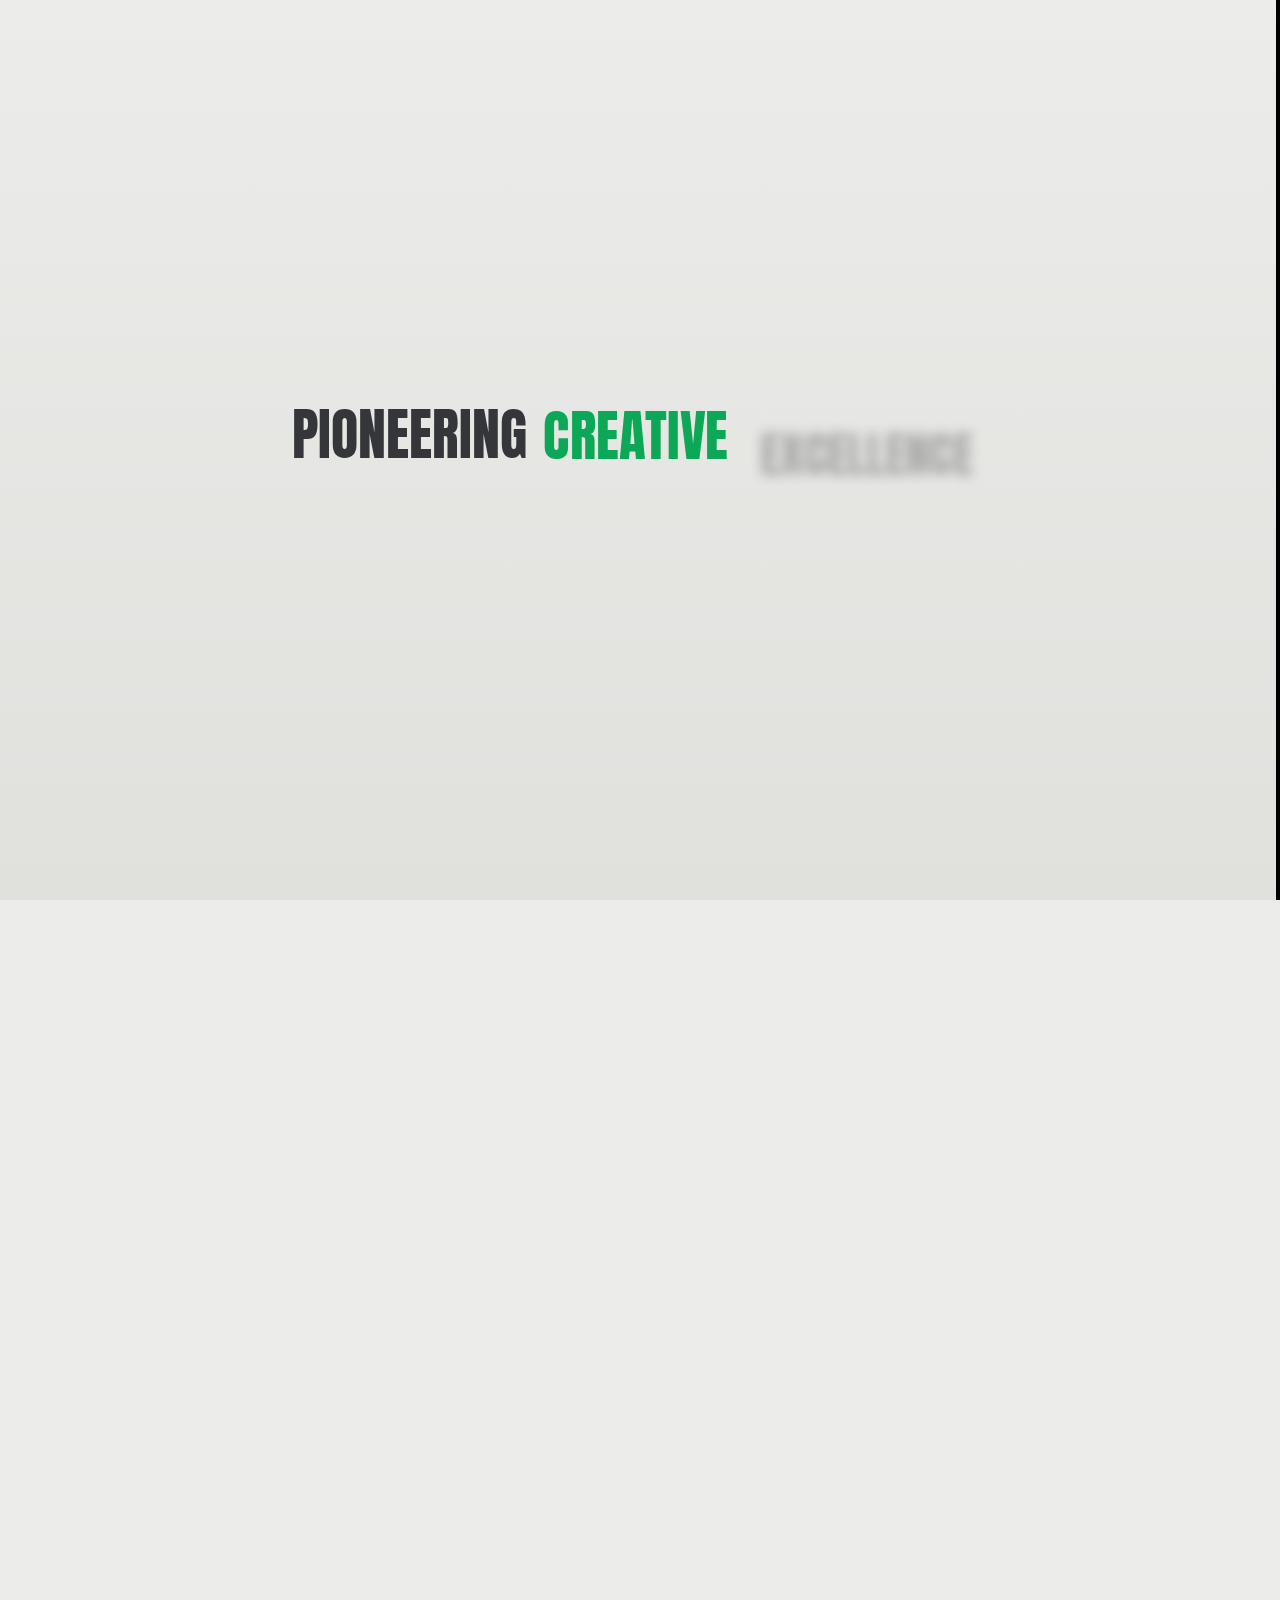
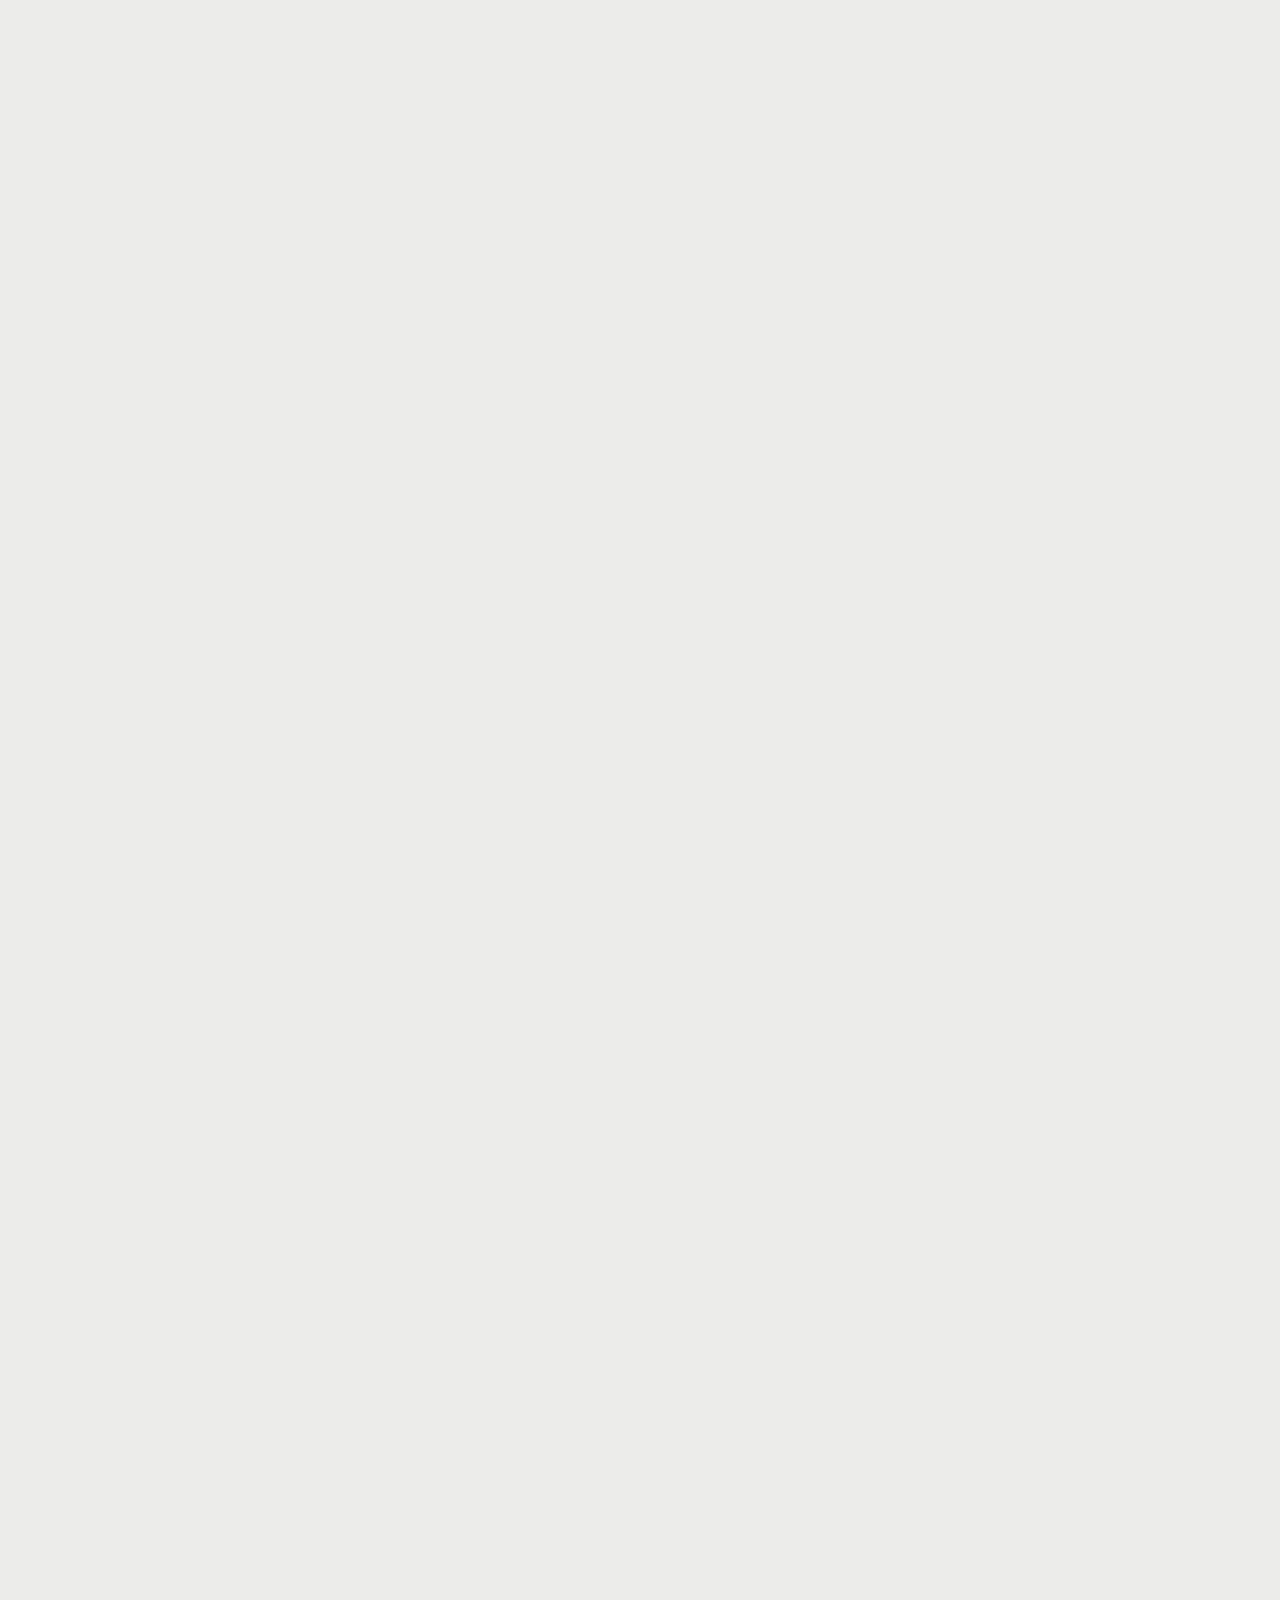
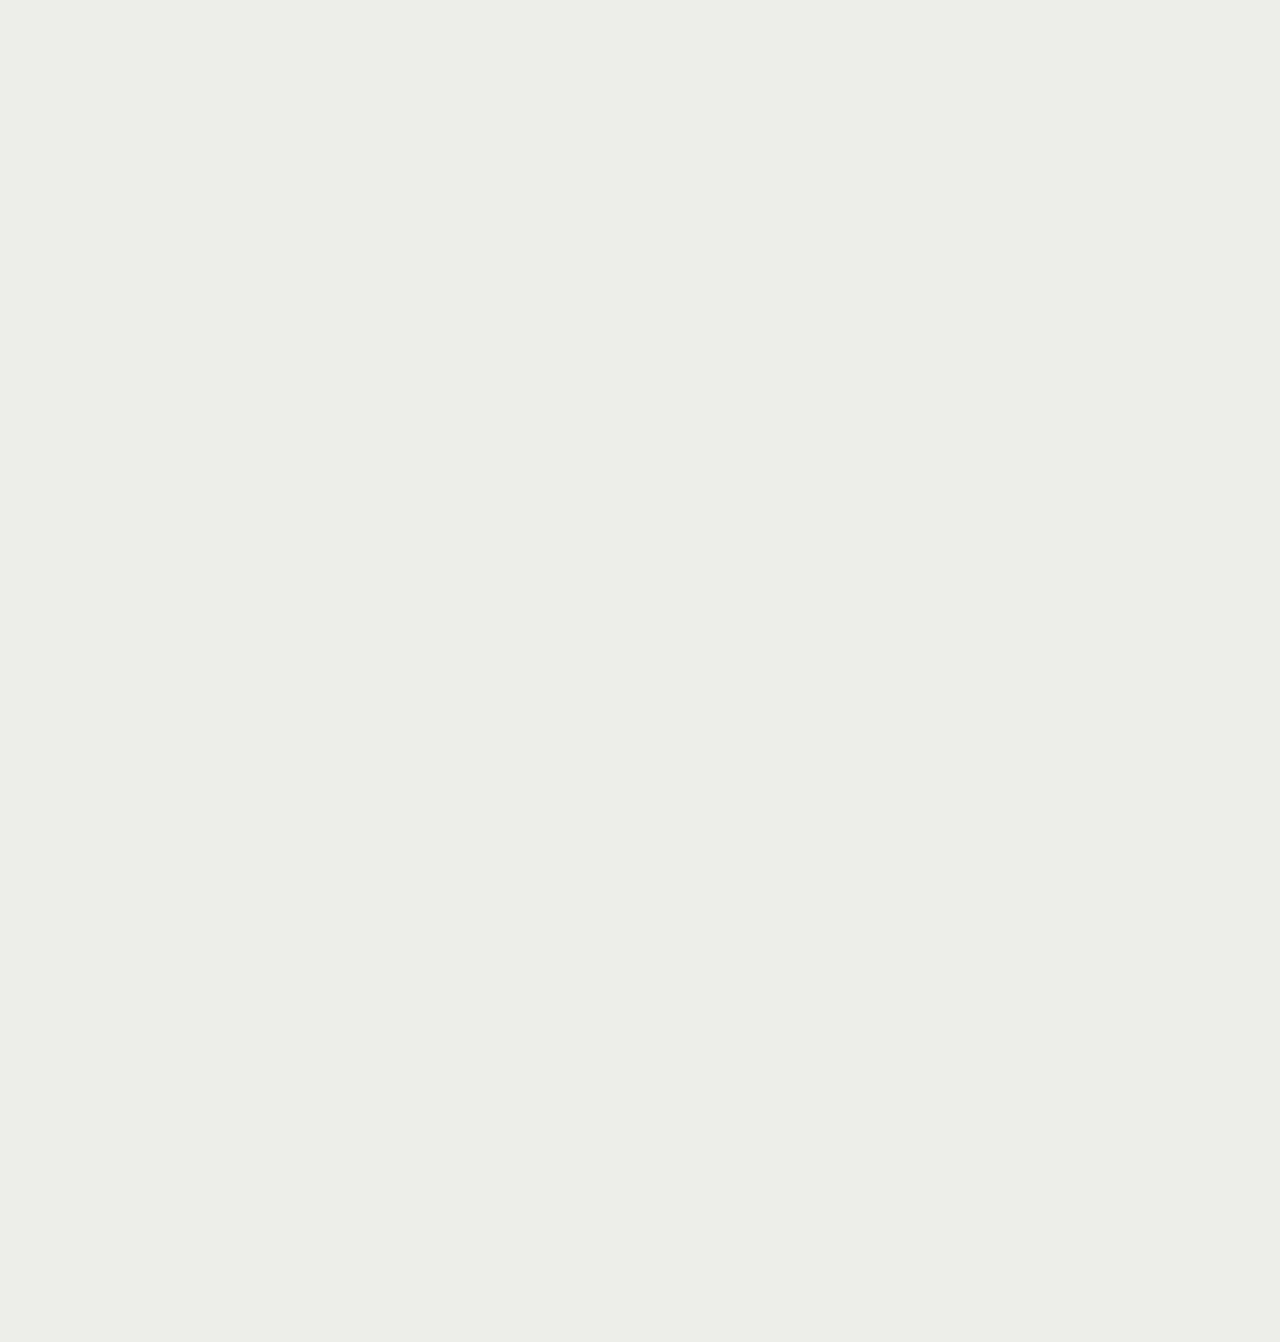
<file: portfolio-1-frl.html>
<!DOCTYPE html>
<html lang="zxx">

<head>

    <meta charset="UTF-8">
    <meta name="viewport" content="width=device-width, initial-scale=1.0">
    <meta http-equiv="X-UA-Compatible" content="ie=edge">

    <!-- grid css -->
    <link rel="stylesheet" href="css/plugins/bootstrap-grid.css">
    <!-- font awesome css -->
    <link rel="stylesheet" href="css/plugins/fontawesome.min.css">
    <!-- swiper css -->
    <link rel="stylesheet" href="css/plugins/swiper.min.css">
    <!-- okai css -->
    <link rel="stylesheet" href="css/style-friendly.css">
    <!-- page title -->
    <title>Pixy</title>

</head>

<body>

    <!-- wrapper -->
    <div id="smooth-wrapper" class="mil-page-wrapper">

        <div id="swup-opm"></div>

        <!-- cursor -->
        <div class="mil-cursor-follower"></div>
        <!-- cursor end -->

        <!-- preloader -->
        <div class="mil-preloader">
            <div class="mil-preloader-animation">
                <div class="mil-pos-abs mil-animation-1">
                    <p class="mil-head1 mil-m1">Pioneering</p>
                    <p class="mil-head1 mil-a2">Creative</p>
                    <p class="mil-head1 mil-m1">Excellence</p>
                </div>
                <div class="mil-pos-abs mil-animation-2">
                    <div class="mil-reveal-frame">
                        <p class="mil-reveal-box"></p>
                        <p class="mil-head1 mil-m1">pixy.com</p>
                    </div>
                </div>
            </div>
        </div>
        <!-- preloader end -->

        <!-- scroll progress -->
        <div class="mil-progress-track">
            <div class="mil-progress"></div>
        </div>
        <!-- scroll progress end -->

        <!-- fixed elements -->
        <div class="mil-fixed">
            <div class="mil-top-panel">
                <div class="mil-left-side mil-type-1 mil-tp-transition" id="swupTpLeft">
                    <a href="#top" class="mil-logo mil-scroll-to" data-no-swup>
                        <i class="far fa-cube"></i>
                        <span>Pixy</span>
                    </a>
                </div>
                <div class="mil-buttons-tp-frame mil-c-gone">
                    <p class="mil-stylized mil-m1 mil-phone"><span class="mil-m2">Phone:</span> +28 (054) 167 xx 77</p>
                    <div class="mil-buttons">
                        <a href="contact-frl.html" class="mil-tp-btn"><i class="fal fa-envelope"></i></a>
                        <div class="mil-tp-btn">
                            <div class="mil-menu-btn"><span></span></div>
                        </div>
                    </div>
                </div>
            </div>

            <div class="mil-menu-frame">
                <div class="mil-menu-window">
                    <div class="mil-menu-section mil-inner-scroll" id="swupMenu">
                        <ul class="mil-main-menu mil-c-gone">
                            <li class="mil-has-children">
                                <a href="#.">Template style</a>
                                <ul>
                                    <li class="mil-current"><a href="home-1.html" target="_blank" data-no-swup>Friendly</a></li>
                                    <li><a href="home-4.html" target="_blank" data-no-swup>Stylish</a></li>
                                </ul>
                            </li>
                            <li class="mil-has-children">
                                <a href="#.">Home type</a>
                                <ul>
                                    <li><a href="home-1.html">Corporate</a></li>
                                    <li><a href="home-2.html">Agency</a></li>
                                    <li><a href="home-3.html">Personal</a></li>
                                </ul>
                            </li>
                            <li class="mil-has-children">
                                <a href="#.">Portfolio</a>
                                <ul>
                                    <li class="mil-current"><a href="portfolio-1-frl.html">Grid type 1</a></li>
                                    <li><a href="portfolio-2-frl.html">Grid type 2</a></li>
                                    <li><a href="portfolio-3-frl.html">Grid type 3</a></li>
                                </ul>
                            </li>
                            <li class="mil-has-children">
                                <a href="#.">Pages</a>
                                <ul>
                                    <li><a href="team-frl.html">Team</a></li>
                                    <li><a href="contact-frl.html">Contact</a></li>
                                    <li><a href="services-frl.html">Services</a></li>
                                    <li><a href="service-frl.html">Service single</a></li>
                                    <li><a href="blog-frl.html">Blog</a></li>
                                    <li><a href="publication-frl.html">Publication</a></li>
                                    <li><a href="404-frl.html">404</a></li>
                                </ul>
                            </li>
                        </ul>
                    </div>
                    <div class="mil-bottom">
                        <div class="mil-blog-section">
                            <div class="mil-jcb mil-aic">
                                <h4 class="mil-head4 mil-mb30">Latest from blog</h4>
                                <div class="mil-sb-nav mil-mb30">
                                    <div class="mil-slider-btn mil-sb-prev mil-c-gone"><i class="fal fa-arrow-left"></i></div>
                                    <div class="mil-slider-btn mil-sb-next mil-c-gone"><i class="fal fa-arrow-right"></i></div>
                                </div>
                            </div>
                            <div class="swiper-container mil-blog-slider-sm">
                                <div class="swiper-wrapper">
                                    <div class="swiper-slide">
                                        <a href="#." class="mil-blog-card-sm mil-c-gone">
                                            <div class="mil-cover">
                                                <div class="mil-hover-frame">
                                                    <img src="img/blog/1.jpg" alt="cover">
                                                </div>
                                            </div>
                                            <div class="mil-text-frame">
                                                <h4 class="mil-head6 mil-max-1row-text">How to Become a Graphic Designer in 10 Simple Steps</h4>
                                            </div>
                                        </a>
                                    </div>
                                    <div class="swiper-slide">
                                        <a href="#." class="mil-blog-card-sm mil-c-gone">
                                            <div class="mil-cover">
                                                <div class="mil-hover-frame">
                                                    <img src="img/blog/2.jpg" alt="cover">
                                                </div>
                                            </div>
                                            <div class="mil-text-frame">
                                                <h4 class="mil-head6 mil-max-1row-text">10 Essential Tools Every Graphic Designer Should Master</h4>
                                            </div>
                                        </a>
                                    </div>
                                    <div class="swiper-slide">
                                        <a href="#." class="mil-blog-card-sm mil-c-gone">
                                            <div class="mil-cover">
                                                <div class="mil-hover-frame">
                                                    <img src="img/blog/3.jpg" alt="cover">
                                                </div>
                                            </div>
                                            <div class="mil-text-frame">
                                                <h4 class="mil-head6 mil-max-1row-text">The Ultimate Guide to UI/UX Design for Beginners</h4>
                                            </div>
                                        </a>
                                    </div>
                                    <div class="swiper-slide">
                                        <a href="#." class="mil-blog-card-sm mil-c-gone">
                                            <div class="mil-cover">
                                                <div class="mil-hover-frame">
                                                    <img src="img/blog/4.jpg" alt="cover">
                                                </div>
                                            </div>
                                            <div class="mil-text-frame">
                                                <h4 class="mil-head6 mil-max-1row-text">How to Create Stunning Visuals with Minimal Effort</h4>
                                            </div>
                                        </a>
                                    </div>
                                </div>
                            </div>
                        </div>
                        <div class="mil-social-section">
                            <ul class="mil-social mil-c-gone">
                                <li><a href="#." target="_blank" data-no-swup><i class="far fa-circle"></i></a></li>
                                <li><a href="#." target="_blank" data-no-swup><i class="far fa-circle"></i></a></li>
                                <li><a href="#." target="_blank" data-no-swup><i class="far fa-circle"></i></a></li>
                                <li><a href="#." target="_blank" data-no-swup><i class="far fa-circle"></i></a></li>
                                <li><a href="#." target="_blank" data-no-swup><i class="far fa-circle"></i></a></li>
                            </ul>
                        </div>
                    </div>
                </div>
            </div>
        </div>
        <!-- fixed elements end -->

        <!-- page transition -->
        <div class="mil-transition-fade" id="swup">
            <div class="mil-transition-frame">

                <!-- content -->
                <div id="smooth-content" class="mil-content">

                    <!-- hero -->
                    <div class="mil-hero-1 mil-sm-hero mil-up" id="top">
                        <div class="container mil-hero-main mil-relative mil-aic">
                            <div class="mil-hero-text mil-scale-img" data-value-1="1.3" data-value-2="0.95">
                                <div class="mil-text-pad"></div>
                                <ul class="mil-breadcrumbs mil-mb60 mil-c-gone">
                                    <li>
                                        <a href="home-1.html">Home</a>
                                    </li>
                                    <li>
                                        <a href="#.">Portfolio</a>
                                    </li>
                                </ul>
                                <div class="mil-word-frame">
                                    <h1 class="mil-display2 mil-rubber">Our best <span class="mil-a2">works</span></h1>
                                    <div class="mil-s-4"><img src="img/shapes/4.png" alt="shape"></div>
                                </div>
                            </div>
                            <div class="mil-shapes mil-scale-img" data-value-1=".7" data-value-2="1.11">
                                <div class="mil-s-2"><img src="img/shapes/2.png" alt="shape"></div>
                                <div class="mil-s-3"><img src="img/shapes/3.png" alt="shape"></div>
                            </div>
                        </div>
                    </div>
                    <!-- hero end -->

                    <!-- portfolio -->
                    <div class="mil-p-0-130">
                        <div class="container-fluid">
                            <div class="row">
                                <div class="col-md-4">
                                    <div class="mil-work-card mil-mb30">
                                        <div class="mil-cover mil-port mil-up">
                                            <div class="mil-hover-frame">
                                                <img src="img/works/5/1.jpg" alt="cover" class="mil-scale-img" data-value-1="1.15" data-value-2="1">
                                            </div>
                                        </div>
                                        <div class="mil-hover-overlay">
                                            <a href="project-5-frl.html" class="mil-descr">
                                                <div class="mil-text-frame">
                                                    <h4 class="mil-head4 mil-max-1row-text mil-m4 mil-c-gone">378 WH</h4>
                                                </div>
                                                <div class="mil-768-gone mil-c-gone">
                                                    <div class="mil-stylized-btn mil-a1">
                                                        <i class="fal fa-arrow-up"></i>
                                                        <span>Read more</span>
                                                    </div>
                                                </div>
                                            </a>
                                        </div>
                                    </div>
                                    <div class="mil-work-card mil-mb30">
                                        <div class="mil-cover mil-square mil-up">
                                            <div class="mil-hover-frame">
                                                <img src="img/works/7/1.png" alt="cover" class="mil-scale-img" data-value-1="1.15" data-value-2="1">
                                            </div>
                                        </div>
                                        <div class="mil-hover-overlay">
                                            <a href="project-6-frl.html" class="mil-descr">
                                                <div class="mil-text-frame">
                                                    <h4 class="mil-head4 mil-max-1row-text mil-m4 mil-c-gone">Banking app</h4>
                                                </div>
                                                <div class="mil-768-gone mil-c-gone">
                                                    <div class="mil-stylized-btn mil-a1">
                                                        <i class="fal fa-arrow-up"></i>
                                                        <span>Read more</span>
                                                    </div>
                                                </div>
                                            </a>
                                        </div>
                                    </div>
                                    <div class="mil-work-card mil-mb30">
                                        <div class="mil-cover mil-land mil-up">
                                            <div class="mil-hover-frame">
                                                <img src="img/works/8/1.jpg" alt="cover" class="mil-scale-img" data-value-1="1.15" data-value-2="1">
                                            </div>
                                        </div>
                                        <div class="mil-hover-overlay">
                                            <a href="project-2-frl.html" class="mil-descr">
                                                <div class="mil-text-frame">
                                                    <h4 class="mil-head4 mil-max-1row-text mil-m4 mil-c-gone">Huy Phan</h4>
                                                </div>
                                                <div class="mil-768-gone mil-c-gone">
                                                    <div class="mil-stylized-btn mil-a1">
                                                        <i class="fal fa-arrow-up"></i>
                                                        <span>Read more</span>
                                                    </div>
                                                </div>
                                            </a>
                                        </div>
                                    </div>
                                    <div class="mil-work-card mil-mb30">
                                        <div class="mil-cover mil-square mil-up">
                                            <div class="mil-hover-frame">
                                                <img src="img/works/9/1.jpg" alt="cover" class="mil-scale-img" data-value-1="1.15" data-value-2="1">
                                            </div>
                                        </div>
                                        <div class="mil-hover-overlay">
                                            <a href="project-2-frl.html" class="mil-descr">
                                                <div class="mil-text-frame">
                                                    <h4 class="mil-head4 mil-max-1row-text mil-m4 mil-c-gone">Aceno Branding</h4>
                                                </div>
                                                <div class="mil-768-gone mil-c-gone">
                                                    <div class="mil-stylized-btn mil-a1">
                                                        <i class="fal fa-arrow-up"></i>
                                                        <span>Read more</span>
                                                    </div>
                                                </div>
                                            </a>
                                        </div>
                                    </div>
                                </div>
                                <div class="col-md-4">
                                    <div class="mil-work-card mil-mb30">
                                        <div class="mil-cover mil-land mil-up">
                                            <div class="mil-hover-frame">
                                                <img src="img/works/4/1.jpg" alt="cover" class="mil-scale-img" data-value-1="1.15" data-value-2="1">
                                            </div>
                                        </div>
                                        <div class="mil-hover-overlay">
                                            <a href="project-4-frl.html" class="mil-descr">
                                                <div class="mil-text-frame">
                                                    <h4 class="mil-head4 mil-max-1row-text mil-m4 mil-c-gone">Delicia de ruma</h4>
                                                </div>
                                                <div class="mil-768-gone mil-c-gone">
                                                    <div class="mil-stylized-btn mil-a1">
                                                        <i class="fal fa-arrow-up"></i>
                                                        <span>Read more</span>
                                                    </div>
                                                </div>
                                            </a>
                                        </div>
                                    </div>
                                    <div class="mil-work-card mil-mb30">
                                        <div class="mil-cover mil-square mil-up">
                                            <div class="mil-hover-frame">
                                                <img src="img/works/6/1.jpg" alt="cover" class="mil-scale-img" data-value-1="1.15" data-value-2="1">
                                            </div>
                                        </div>
                                        <div class="mil-hover-overlay">
                                            <a href="project-6-frl.html" class="mil-descr">
                                                <div class="mil-text-frame">
                                                    <h4 class="mil-head4 mil-max-1row-text mil-m4 mil-c-gone">Shoe store</h4>
                                                </div>
                                                <div class="mil-768-gone mil-c-gone">
                                                    <div class="mil-stylized-btn mil-a1">
                                                        <i class="fal fa-arrow-up"></i>
                                                        <span>Read more</span>
                                                    </div>
                                                </div>
                                            </a>
                                        </div>
                                    </div>
                                    <div class="mil-work-card mil-mb30">
                                        <div class="mil-cover mil-square mil-up">
                                            <div class="mil-hover-frame">
                                                <img src="img/works/10/1.jpg" alt="cover" class="mil-scale-img" data-value-1="1.15" data-value-2="1">
                                            </div>
                                        </div>
                                        <div class="mil-hover-overlay">
                                            <a href="project-5-frl.html" class="mil-descr">
                                                <div class="mil-text-frame">
                                                    <h4 class="mil-head4 mil-max-1row-text mil-m4 mil-c-gone">Retro product design</h4>
                                                </div>
                                                <div class="mil-768-gone mil-c-gone">
                                                    <div class="mil-stylized-btn mil-a1">
                                                        <i class="fal fa-arrow-up"></i>
                                                        <span>Read more</span>
                                                    </div>
                                                </div>
                                            </a>
                                        </div>
                                    </div>
                                    <div class="mil-work-card mil-mb30">
                                        <div class="mil-cover mil-port mil-up">
                                            <div class="mil-hover-frame">
                                                <img src="img/works/1/1.jpg" alt="cover" class="mil-scale-img" data-value-1="1.15" data-value-2="1">
                                            </div>
                                        </div>
                                        <div class="mil-hover-overlay">
                                            <a href="project-1-frl.html" class="mil-descr">
                                                <div class="mil-text-frame">
                                                    <h4 class="mil-head4 mil-max-1row-text mil-m4 mil-c-gone">VanMoof</h4>
                                                </div>
                                                <div class="mil-768-gone mil-c-gone">
                                                    <div class="mil-stylized-btn mil-a1">
                                                        <i class="fal fa-arrow-up"></i>
                                                        <span>Read more</span>
                                                    </div>
                                                </div>
                                            </a>
                                        </div>
                                    </div>
                                </div>
                                <div class="col-md-4">
                                    <div class="mil-work-card mil-mb30">
                                        <div class="mil-cover mil-square mil-up">
                                            <div class="mil-hover-frame">
                                                <img src="img/works/2/1.jpg" alt="cover" class="mil-scale-img" data-value-1="1.15" data-value-2="1">
                                            </div>
                                        </div>
                                        <div class="mil-hover-overlay">
                                            <a href="project-2-frl.html" class="mil-descr">
                                                <div class="mil-text-frame">
                                                    <h4 class="mil-head4 mil-max-1row-text mil-m4 mil-c-gone">Branding mockup</h4>
                                                </div>
                                                <div class="mil-768-gone mil-c-gone">
                                                    <div class="mil-stylized-btn mil-a1">
                                                        <i class="fal fa-arrow-up"></i>
                                                        <span>Read more</span>
                                                    </div>
                                                </div>
                                            </a>
                                        </div>
                                    </div>
                                    <div class="mil-work-card mil-mb30">
                                        <div class="mil-cover mil-port mil-up">
                                            <div class="mil-hover-frame">
                                                <img src="img/works/11/1.jpg" alt="cover" class="mil-scale-img" data-value-1="1.15" data-value-2="1">
                                            </div>
                                        </div>
                                        <div class="mil-hover-overlay">
                                            <a href="project-1-frl.html" class="mil-descr">
                                                <div class="mil-text-frame">
                                                    <h4 class="mil-head4 mil-max-1row-text mil-m4 mil-c-gone">Edge webapp</h4>
                                                </div>
                                                <div class="mil-768-gone mil-c-gone">
                                                    <div class="mil-stylized-btn mil-a1">
                                                        <i class="fal fa-arrow-up"></i>
                                                        <span>Read more</span>
                                                    </div>
                                                </div>
                                            </a>
                                        </div>
                                    </div>
                                    <div class="mil-work-card mil-mb30">
                                        <div class="mil-cover mil-land mil-up">
                                            <div class="mil-hover-frame">
                                                <img src="img/works/12/1.jpg" alt="cover" class="mil-scale-img" data-value-1="1.15" data-value-2="1">
                                            </div>
                                        </div>
                                        <div class="mil-hover-overlay">
                                            <a href="project-1-frl.html" class="mil-descr">
                                                <div class="mil-text-frame">
                                                    <h4 class="mil-head4 mil-max-1row-text mil-m4 mil-c-gone">Fresh food market</h4>
                                                </div>
                                                <div class="mil-768-gone mil-c-gone">
                                                    <div class="mil-stylized-btn mil-a1">
                                                        <i class="fal fa-arrow-up"></i>
                                                        <span>Read more</span>
                                                    </div>
                                                </div>
                                            </a>
                                        </div>
                                    </div>
                                    <div class="mil-work-card mil-mb30">
                                        <div class="mil-cover mil-square mil-up">
                                            <div class="mil-hover-frame">
                                                <img src="img/works/6/1.jpg" alt="cover" class="mil-scale-img" data-value-1="1.15" data-value-2="1">
                                            </div>
                                        </div>
                                        <div class="mil-hover-overlay">
                                            <a href="project-6-frl.html" class="mil-descr">
                                                <div class="mil-text-frame">
                                                    <h4 class="mil-head4 mil-max-1row-text mil-m4 mil-c-gone">Shoe store</h4>
                                                </div>
                                                <div class="mil-768-gone mil-c-gone">
                                                    <div class="mil-stylized-btn mil-a1">
                                                        <i class="fal fa-arrow-up"></i>
                                                        <span>Read more</span>
                                                    </div>
                                                </div>
                                            </a>
                                        </div>
                                    </div>
                                </div>
                            </div>
                        </div>
                    </div>
                    <!-- portfolio end -->

                    <!-- call to action -->
                    <div class="mil-p-0-160">
                        <div class="container mil-relative">
                            <div class="mil-objects">
                                <div class="mil-obj-1"></div>
                                <div class="mil-obj-2"></div>
                            </div>
                            <p class="mil-stylized mil-m2 mil-mb60 mil-tac mil-up">Explore our agency</p>
                            <h2 class="mil-head1 mil-rubber mil-tac mil-mb60 mil-up">Pixy is a <span class="mil-a1">creative</span> agency that transforms <span class="mil-a1">ideas</span> into masterpieces. We craft <span class="mil-a1">design</span> magic, breathe new life into brands, and make the impossible <span class="mil-a1">possible</span>. Choose <span class="mil-a1">Pixy</span> because we are worth it!</h2>
                            <div class="mil-text-with-button mil-mb60">
                                <p class="mil-text-sm mil-tar mil-768-tac mil-up">We can talk about ourselves endlessly. <br>You'd better write to us and come visit us. We are always glad to see you!</p>
                                <span class="mil-up"><a href="contact-frl.html" class="mil-btn mil-a2 mil-c-gone">Write message</a></span>
                            </div>
                        </div>
                        <div class="mil-tapes-frame">
                            <div class="mil-tape-1 mil-parallax-x-img" data-value-1="0" data-value-2="20%">
                                <div class="mil-btn mil-btn-border">Reliable Service</div>
                                <div class="mil-btn mil-btn-border">Custom Solutions</div>
                                <div class="mil-btn mil-btn-border">24/7 Availability</div>
                                <div class="mil-btn mil-btn-border">Expert Guidance</div>
                                <div class="mil-btn mil-btn-border">Innovative Approach</div>
                                <div class="mil-btn mil-btn-border">Satisfaction Guaranteed</div>
                                <div class="mil-btn mil-btn-border">Industry Experience</div>
                                <div class="mil-btn mil-btn-border">Expert Guidance</div>
                            </div>
                            <div class="mil-tape-2 mil-parallax-x-img" data-value-1="0" data-value-2="-20%">
                                <h4 class="mil-head4">Comprehensive Support</h4>
                                <h4 class="mil-head4">Cutting-Edge Technology</h4>
                                <h4 class="mil-head4">Tailored Strategies</h4>
                                <h4 class="mil-head4">Proven Track Record</h4>
                                <h4 class="mil-head4">Sustainable Practices</h4>
                                <h4 class="mil-head4">Global Reach</h4>
                                <h4 class="mil-head4">Cost Efficiency</h4>
                                <h4 class="mil-head4">Proven Track Record</h4>
                            </div>
                            <div class="mil-deco mil-up"><img src="img/shapes/4.png" alt="shape" class="mil-parallax-img" data-value-1="20%" data-value-2="50%"></div>
                        </div>
                    </div>
                    <!-- call to action end -->

                    <!-- partners -->
                    <div class="mil-p-160-130 mil-m3-bg">
                        <div class="container">
                            <div class="row mil-jcb mil-aic">
                                <div class="col-6 col-md-2 mil-up">
                                    <a href="#." class="mil-partner mil-type-2 mil-mb30" target="_blank" data-no-swup>
                                        <img src="img/brands/1.png" alt="partner logo">
                                    </a>
                                </div>
                                <div class="col-6 col-md-2 mil-up">
                                    <a href="#." class="mil-partner mil-type-2 mil-mb30" target="_blank" data-no-swup>
                                        <img src="img/brands/2.png" alt="partner logo">
                                    </a>
                                </div>
                                <div class="col-6 col-md-2 mil-up">
                                    <a href="#." class="mil-partner mil-type-2 mil-mb30" target="_blank" data-no-swup>
                                        <img src="img/brands/3.png" alt="partner logo">
                                    </a>
                                </div>
                                <div class="col-6 col-md-2 mil-up">
                                    <a href="#." class="mil-partner mil-type-2 mil-mb30" target="_blank" data-no-swup>
                                        <img src="img/brands/4.png" alt="partner logo">
                                    </a>
                                </div>
                                <div class="col-6 col-md-2 mil-up">
                                    <a href="#." class="mil-partner mil-type-2 mil-mb30" target="_blank" data-no-swup>
                                        <img src="img/brands/5.png" alt="partner logo">
                                    </a>
                                </div>
                            </div>
                        </div>
                    </div>
                    <!-- partners end -->

                    <div>
                        <div class="container">
                            <div class="row mil-aic mil-jcb mil-no-g">
                                <div class="col-lg-6">
                                    <div class="mil-button-pad mil-a1 mil-jst mil-up" style="display: block"></div>
                                </div>
                                <div class="col-lg-6 mil-992-gone">
                                    <div class="mil-text-pad">
                                        <p class="mil-text-sm mil-up">We accept your requests 24/7. Feel free to <a href="contact.html" class="mil-text-link mil-a2 mil-c-gone">write to us</a> whenever it is convenient for you</p>
                                    </div>
                                </div>
                            </div>
                        </div>
                    </div>

                    <!-- footer -->
                    <footer class="mil-footer mil-p-160-160">
                        <div class="container">
                            <div class="row mil-no-g">
                                <div class="col-lg-6 mil-up">
                                    <a href="contact-frl.html" class="mil-footer-contact mil-mb90">
                                        <h6 class="mil-footer-link mil-rubber mil-m1">Let’s TALK</h6>
                                        <span class="mil-stylized-btn mil-c-gone">
                                            <i class="fal fa-arrow-up"></i>
                                            <span>Read more</span>
                                        </span>
                                    </a>
                                </div>
                                <div class="col-lg-12">
                                    <div class="mil-footer-menu-frame mil-mb90 mil-up">
                                        <ul class="mil-footer-menu">
                                            <li><a href="#." class="mil-c-gone">Home</a></li>
                                            <li><a href="#." class="mil-c-gone">Services</a></li>
                                            <li><a href="#." class="mil-c-gone">About</a></li>
                                            <li><a href="#." class="mil-c-gone">Portfolio</a></li>
                                            <li><a href="#." class="mil-c-gone">Contact</a></li>
                                        </ul>
                                        <ul class="mil-social mil-c-gone">
                                            <li><a href="#." target="_blank" data-no-swup><i class="far fa-circle"></i></a></li>
                                            <li><a href="#." target="_blank" data-no-swup><i class="far fa-circle"></i></a></li>
                                            <li><a href="#." target="_blank" data-no-swup><i class="far fa-circle"></i></a></li>
                                            <li><a href="#." target="_blank" data-no-swup><i class="far fa-circle"></i></a></li>
                                            <li><a href="#." target="_blank" data-no-swup><i class="far fa-circle"></i></a></li>
                                        </ul>
                                    </div>
                                </div>
                                <div class="col-lg-12">
                                    <div class="mil-footer-bottom mil-up">
                                        <p class="mil-text-sm">©2024. All rights reserved.</p>
                                        <p class="mil-text-sm">Design by: <a href="https://themeforest.net/user/millerdigitaldesign/portfolio" class="mil-text-link mil-a2 mil-c-gone">Nazar Miller</a></p>
                                    </div>
                                </div>
                            </div>

                        </div>
                    </footer>
                    <!-- footer end -->

                </div>
                <!-- content -->

            </div>
        </div>
        <!-- page transition -->

    </div>
    <!-- wrapper end -->

    <!-- swup js -->
    <script src="js/plugins/swup.min.js"></script>
    <!-- gsap js -->
    <script src="js/plugins/gsap.min.js"></script>
    <!-- scroll smoother -->
    <script src="js/plugins/ScrollSmoother.min.js"></script>
    <!-- scroll trigger js -->
    <script src="js/plugins/ScrollTrigger.min.js"></script>
    <!-- scroll to js -->
    <script src="js/plugins/ScrollTo.min.js"></script>
    <!-- swiper js -->
    <script src="js/plugins/swiper.min.js"></script>
    <!-- parallax js -->
    <script src="js/plugins/parallax.js"></script>

    <!-- pixy js -->
    <script src="js/main.js"></script>

</body>

</html>
</file>
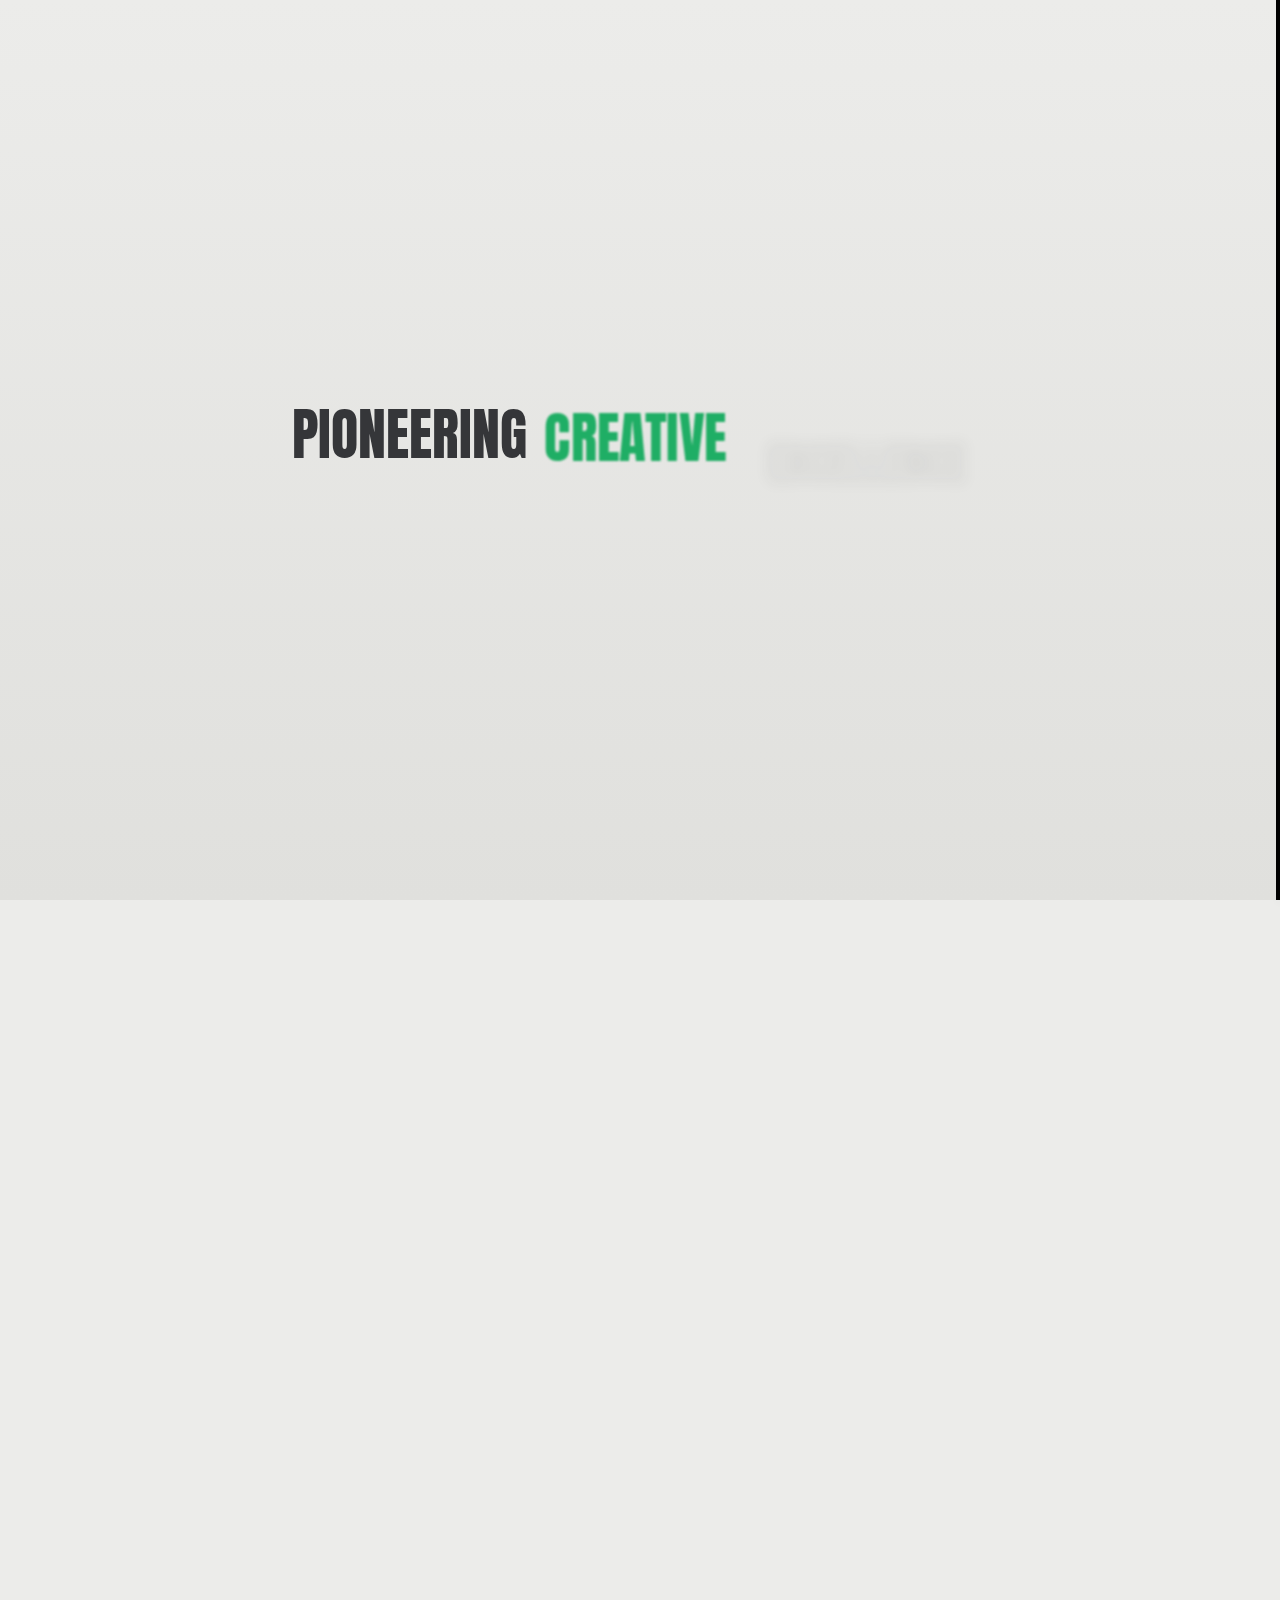
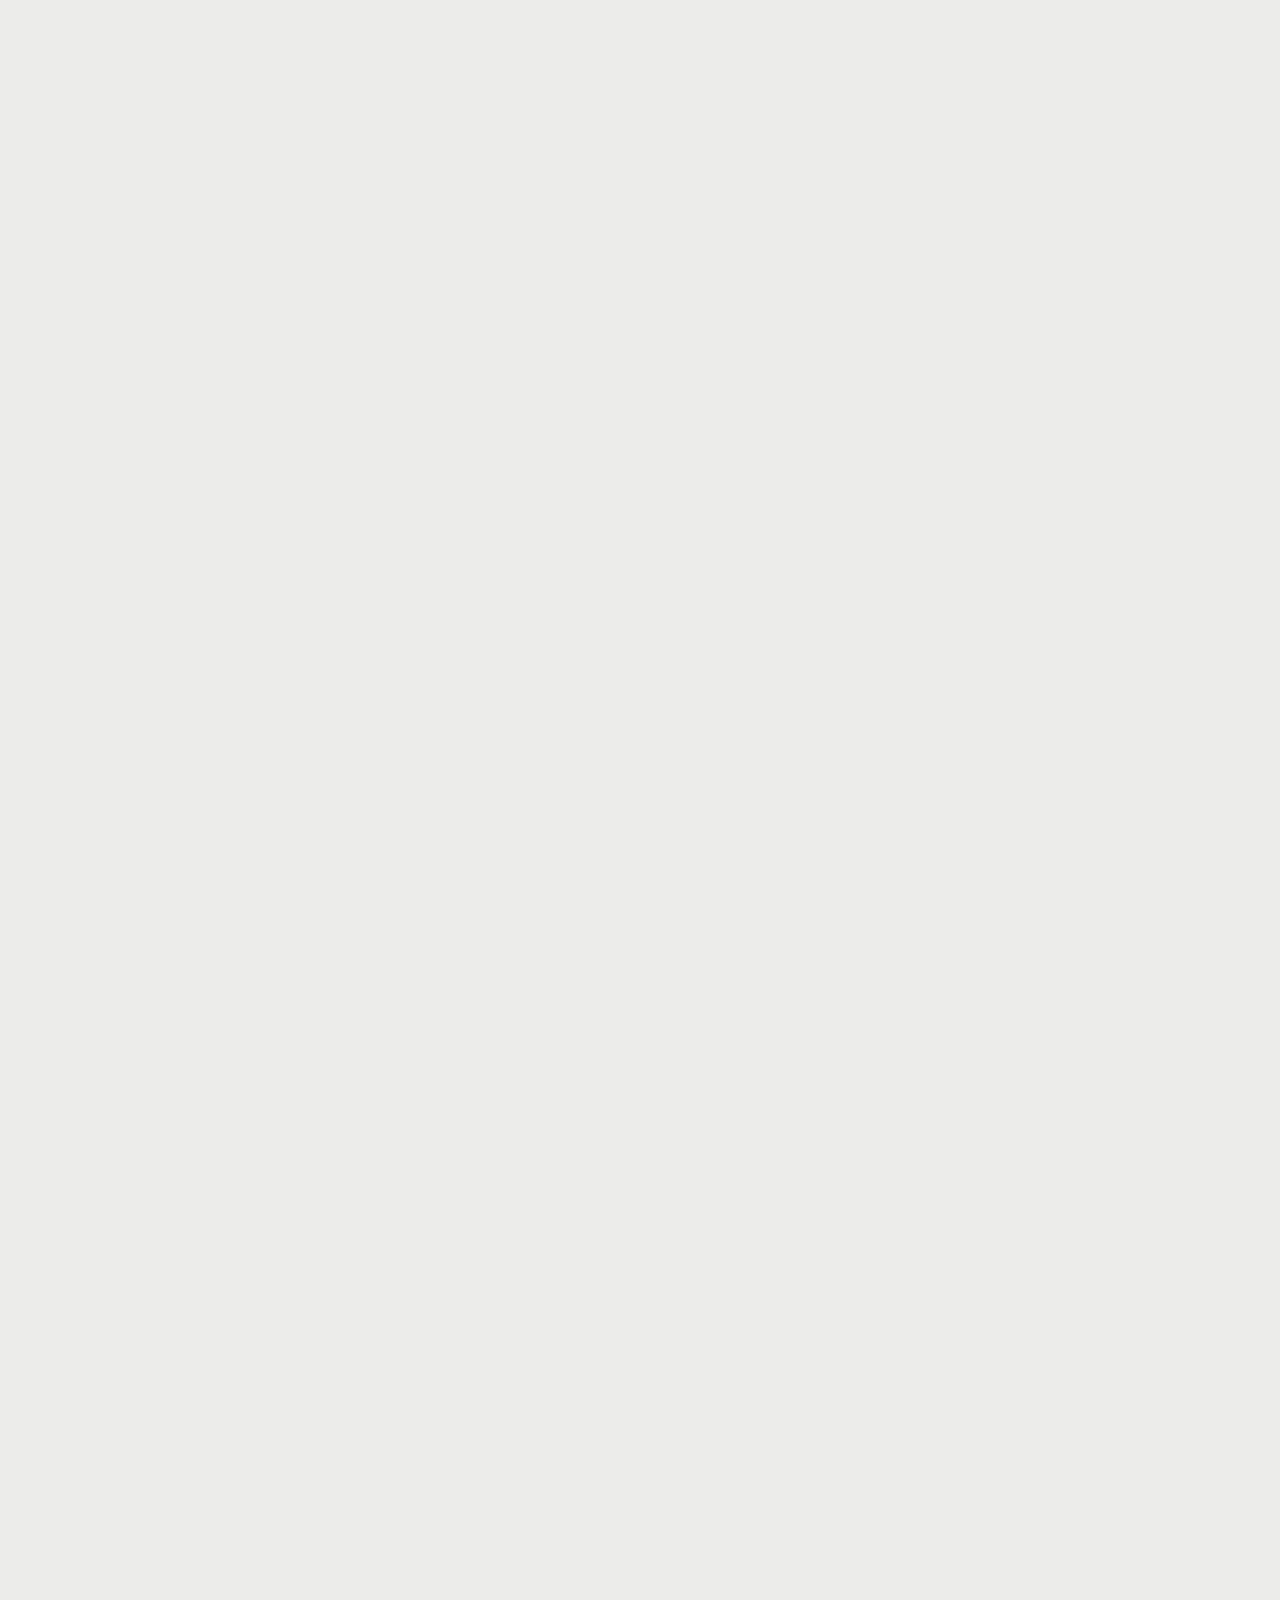
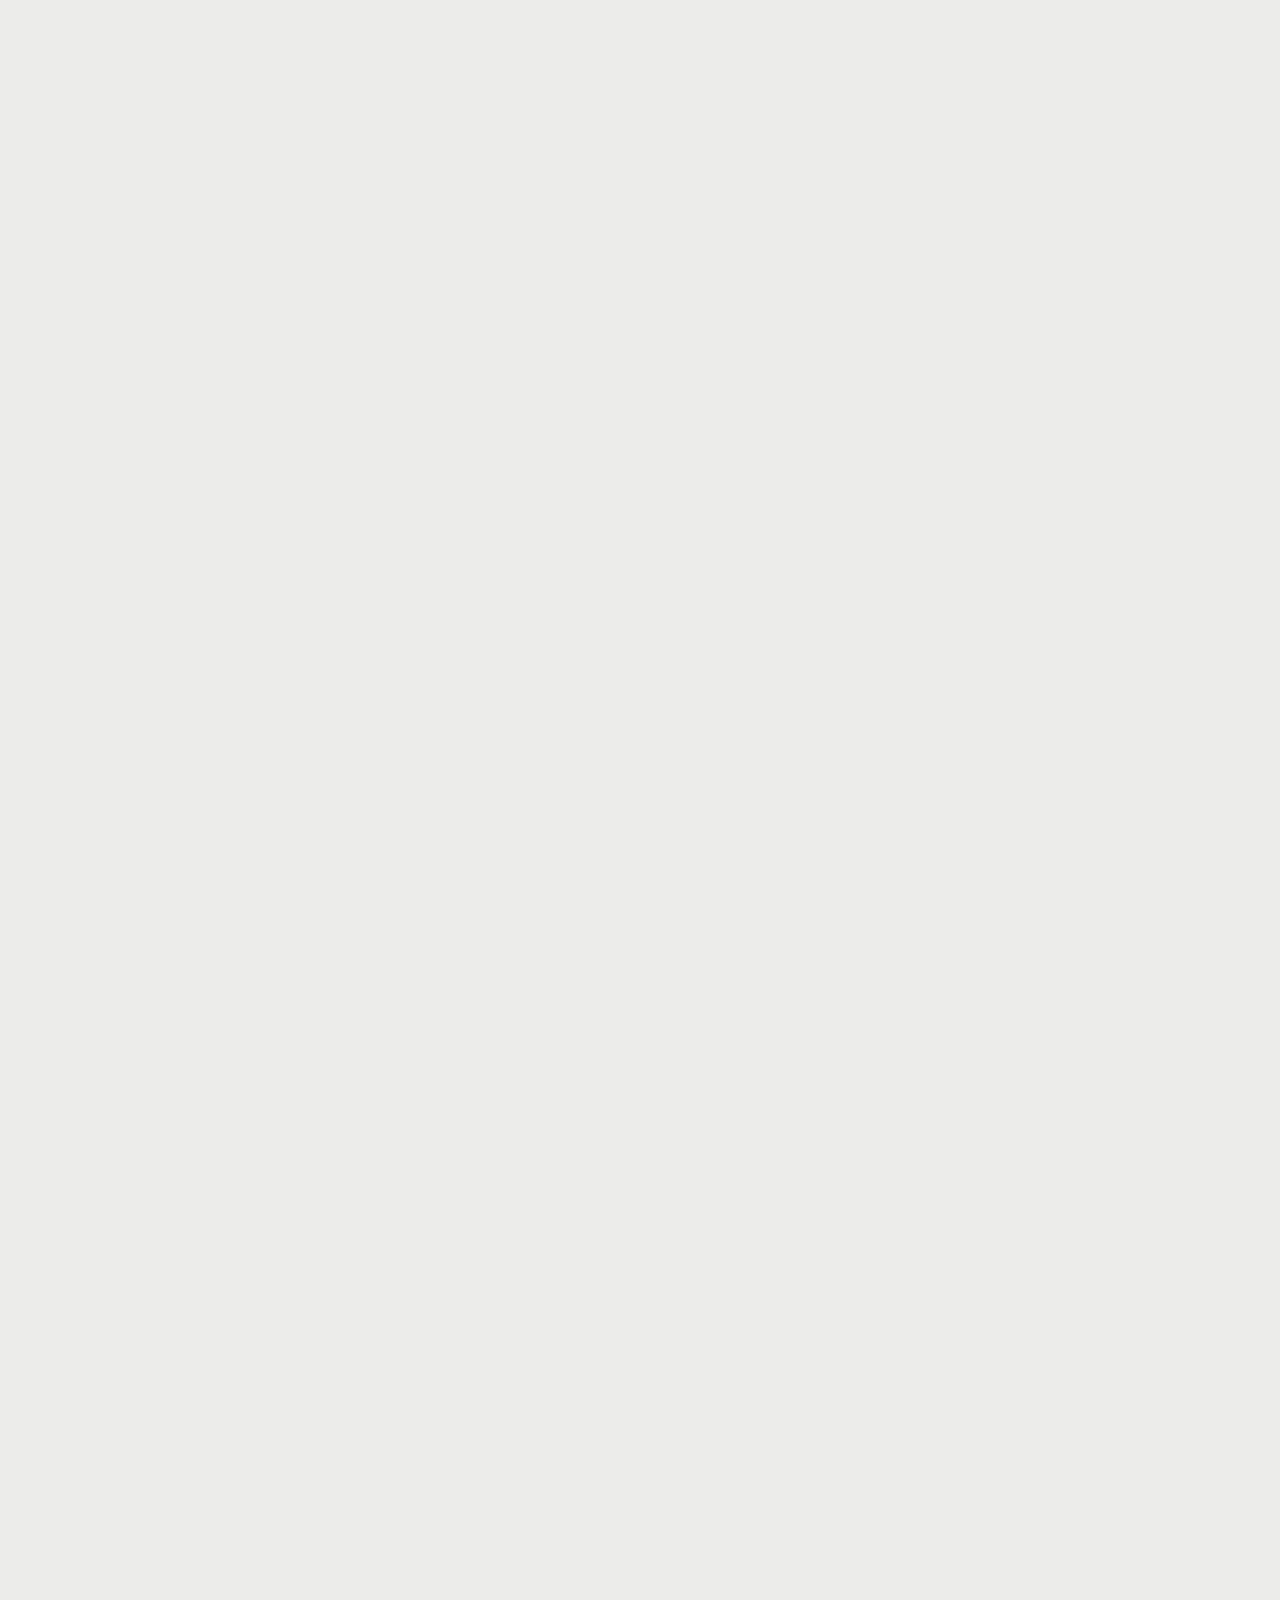
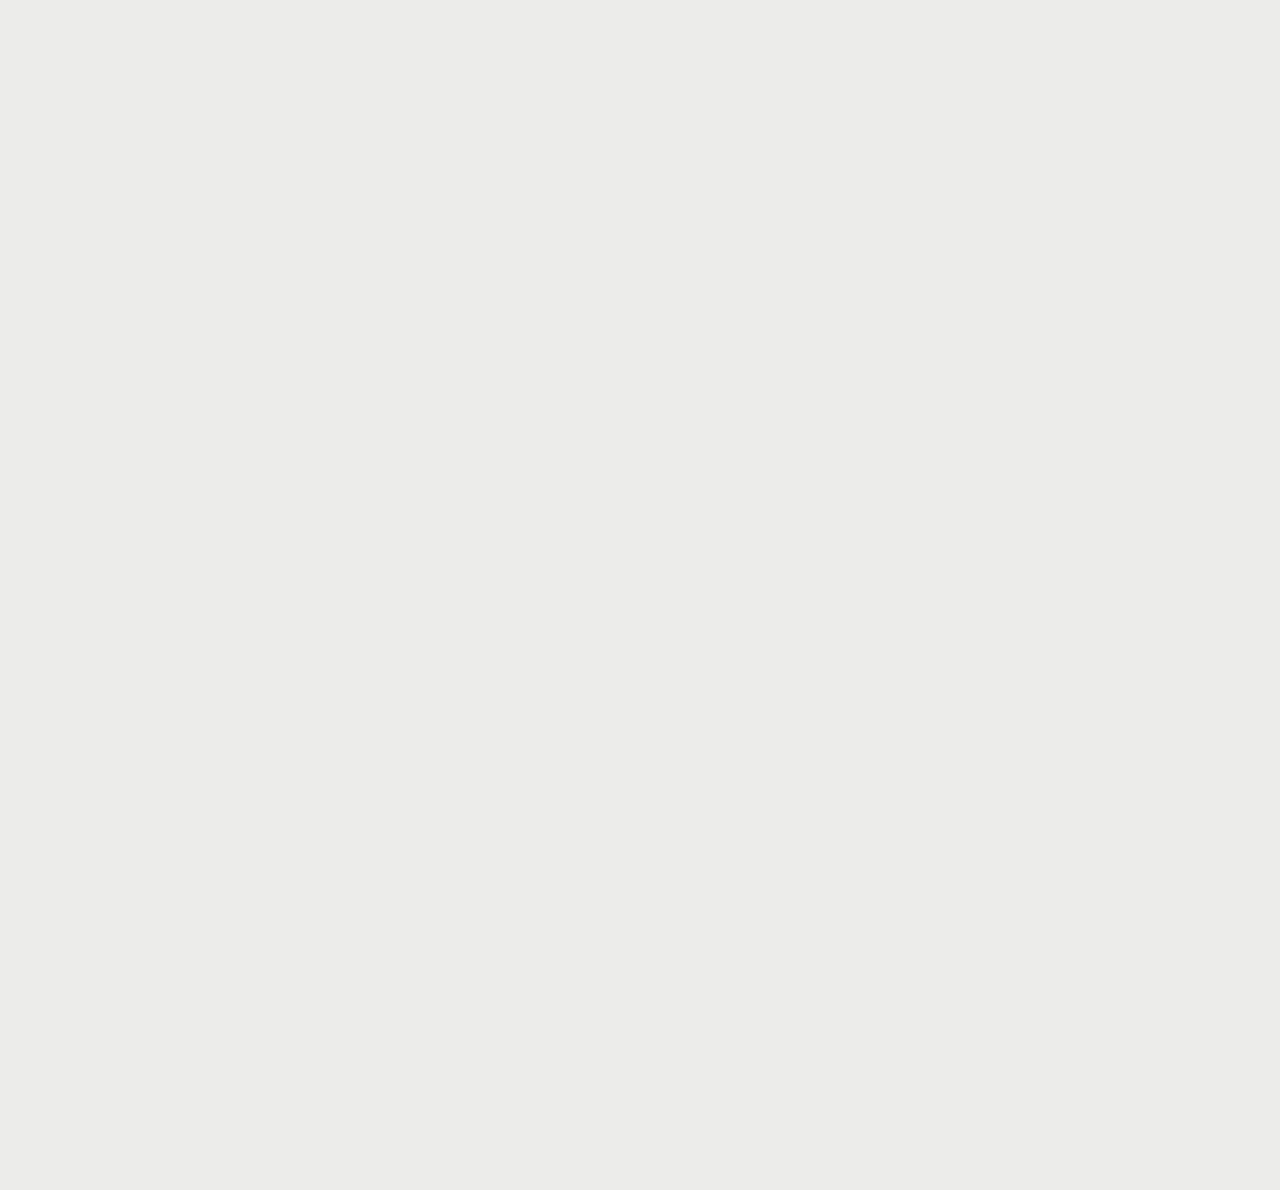
<file: portfolio-2-frl.html>
<!DOCTYPE html>
<html lang="zxx">

<head>

    <meta charset="UTF-8">
    <meta name="viewport" content="width=device-width, initial-scale=1.0">
    <meta http-equiv="X-UA-Compatible" content="ie=edge">

    <!-- grid css -->
    <link rel="stylesheet" href="css/plugins/bootstrap-grid.css">
    <!-- font awesome css -->
    <link rel="stylesheet" href="css/plugins/fontawesome.min.css">
    <!-- swiper css -->
    <link rel="stylesheet" href="css/plugins/swiper.min.css">
    <!-- okai css -->
    <link rel="stylesheet" href="css/style-friendly.css">
    <!-- page title -->
    <title>Pixy</title>

</head>

<body>

    <!-- wrapper -->
    <div id="smooth-wrapper" class="mil-page-wrapper">

        <div id="swup-opm"></div>

        <!-- cursor -->
        <div class="mil-cursor-follower"></div>
        <!-- cursor end -->

        <!-- preloader -->
        <div class="mil-preloader">
            <div class="mil-preloader-animation">
                <div class="mil-pos-abs mil-animation-1">
                    <p class="mil-head1 mil-m1">Pioneering</p>
                    <p class="mil-head1 mil-a2">Creative</p>
                    <p class="mil-head1 mil-m1">Excellence</p>
                </div>
                <div class="mil-pos-abs mil-animation-2">
                    <div class="mil-reveal-frame">
                        <p class="mil-reveal-box"></p>
                        <p class="mil-head1 mil-m1">pixy.com</p>
                    </div>
                </div>
            </div>
        </div>
        <!-- preloader end -->

        <!-- scroll progress -->
        <div class="mil-progress-track">
            <div class="mil-progress"></div>
        </div>
        <!-- scroll progress end -->

        <!-- fixed elements -->
        <div class="mil-fixed">
            <div class="mil-top-panel">
                <div class="mil-left-side mil-type-1 mil-tp-transition" id="swupTpLeft">
                    <a href="#top" class="mil-logo mil-scroll-to" data-no-swup>
                        <i class="far fa-cube"></i>
                        <span>Pixy</span>
                    </a>
                </div>
                <div class="mil-buttons-tp-frame mil-c-gone">
                    <p class="mil-stylized mil-m1 mil-phone"><span class="mil-m2">Phone:</span> +28 (054) 167 xx 77</p>
                    <div class="mil-buttons">
                        <a href="contact-frl.html" class="mil-tp-btn"><i class="fal fa-envelope"></i></a>
                        <div class="mil-tp-btn">
                            <div class="mil-menu-btn"><span></span></div>
                        </div>
                    </div>
                </div>
            </div>

            <div class="mil-menu-frame">
                <div class="mil-menu-window">
                    <div class="mil-menu-section mil-inner-scroll" id="swupMenu">
                        <ul class="mil-main-menu mil-c-gone">
                            <li class="mil-has-children">
                                <a href="#.">Template style</a>
                                <ul>
                                    <li class="mil-current"><a href="home-1.html" target="_blank" data-no-swup>Friendly</a></li>
                                    <li><a href="home-4.html" target="_blank" data-no-swup>Stylish</a></li>
                                </ul>
                            </li>
                            <li class="mil-has-children">
                                <a href="#.">Home type</a>
                                <ul>
                                    <li><a href="home-1.html">Corporate</a></li>
                                    <li><a href="home-2.html">Agency</a></li>
                                    <li><a href="home-3.html">Personal</a></li>
                                </ul>
                            </li>
                            <li class="mil-has-children">
                                <a href="#.">Portfolio</a>
                                <ul>
                                    <li><a href="portfolio-1-frl.html">Grid type 1</a></li>
                                    <li class="mil-current"><a href="portfolio-2-frl.html">Grid type 2</a></li>
                                    <li><a href="portfolio-3-frl.html">Grid type 3</a></li>
                                </ul>
                            </li>
                            <li class="mil-has-children">
                                <a href="#.">Pages</a>
                                <ul>
                                    <li><a href="team-frl.html">Team</a></li>
                                    <li><a href="contact-frl.html">Contact</a></li>
                                    <li><a href="services-frl.html">Services</a></li>
                                    <li><a href="service-frl.html">Service single</a></li>
                                    <li><a href="blog-frl.html">Blog</a></li>
                                    <li><a href="publication-frl.html">Publication</a></li>
                                    <li><a href="404-frl.html">404</a></li>
                                </ul>
                            </li>
                        </ul>
                    </div>
                    <div class="mil-bottom">
                        <div class="mil-blog-section">
                            <div class="mil-jcb mil-aic">
                                <h4 class="mil-head4 mil-mb30">Latest from blog</h4>
                                <div class="mil-sb-nav mil-mb30">
                                    <div class="mil-slider-btn mil-sb-prev mil-c-gone"><i class="fal fa-arrow-left"></i></div>
                                    <div class="mil-slider-btn mil-sb-next mil-c-gone"><i class="fal fa-arrow-right"></i></div>
                                </div>
                            </div>
                            <div class="swiper-container mil-blog-slider-sm">
                                <div class="swiper-wrapper">
                                    <div class="swiper-slide">
                                        <a href="#." class="mil-blog-card-sm mil-c-gone">
                                            <div class="mil-cover">
                                                <div class="mil-hover-frame">
                                                    <img src="img/blog/1.jpg" alt="cover">
                                                </div>
                                            </div>
                                            <div class="mil-text-frame">
                                                <h4 class="mil-head6 mil-max-1row-text">How to Become a Graphic Designer in 10 Simple Steps</h4>
                                            </div>
                                        </a>
                                    </div>
                                    <div class="swiper-slide">
                                        <a href="#." class="mil-blog-card-sm mil-c-gone">
                                            <div class="mil-cover">
                                                <div class="mil-hover-frame">
                                                    <img src="img/blog/2.jpg" alt="cover">
                                                </div>
                                            </div>
                                            <div class="mil-text-frame">
                                                <h4 class="mil-head6 mil-max-1row-text">10 Essential Tools Every Graphic Designer Should Master</h4>
                                            </div>
                                        </a>
                                    </div>
                                    <div class="swiper-slide">
                                        <a href="#." class="mil-blog-card-sm mil-c-gone">
                                            <div class="mil-cover">
                                                <div class="mil-hover-frame">
                                                    <img src="img/blog/3.jpg" alt="cover">
                                                </div>
                                            </div>
                                            <div class="mil-text-frame">
                                                <h4 class="mil-head6 mil-max-1row-text">The Ultimate Guide to UI/UX Design for Beginners</h4>
                                            </div>
                                        </a>
                                    </div>
                                    <div class="swiper-slide">
                                        <a href="#." class="mil-blog-card-sm mil-c-gone">
                                            <div class="mil-cover">
                                                <div class="mil-hover-frame">
                                                    <img src="img/blog/4.jpg" alt="cover">
                                                </div>
                                            </div>
                                            <div class="mil-text-frame">
                                                <h4 class="mil-head6 mil-max-1row-text">How to Create Stunning Visuals with Minimal Effort</h4>
                                            </div>
                                        </a>
                                    </div>
                                </div>
                            </div>
                        </div>
                        <div class="mil-social-section">
                            <ul class="mil-social mil-c-gone">
                                <li><a href="#." target="_blank" data-no-swup><i class="far fa-circle"></i></a></li>
                                <li><a href="#." target="_blank" data-no-swup><i class="far fa-circle"></i></a></li>
                                <li><a href="#." target="_blank" data-no-swup><i class="far fa-circle"></i></a></li>
                                <li><a href="#." target="_blank" data-no-swup><i class="far fa-circle"></i></a></li>
                                <li><a href="#." target="_blank" data-no-swup><i class="far fa-circle"></i></a></li>
                            </ul>
                        </div>
                    </div>
                </div>
            </div>
        </div>
        <!-- fixed elements end -->

        <!-- page transition -->
        <div class="mil-transition-fade" id="swup">
            <div class="mil-transition-frame">

                <!-- content -->
                <div id="smooth-content" class="mil-content">

                    <!-- hero -->
                    <div class="mil-hero-1 mil-sm-hero mil-up" id="top">
                        <div class="container mil-hero-main mil-relative mil-aic">
                            <div class="mil-hero-text mil-scale-img" data-value-1="1.3" data-value-2="0.95">
                                <div class="mil-text-pad"></div>
                                <ul class="mil-breadcrumbs mil-mb60 mil-c-gone">
                                    <li>
                                        <a href="home-1.html">Home</a>
                                    </li>
                                    <li>
                                        <a href="#.">Portfolio</a>
                                    </li>
                                </ul>
                                <div class="mil-word-frame">
                                    <h1 class="mil-display2 mil-rubber">Our best <span class="mil-a2">works</span></h1>
                                    <div class="mil-s-4"><img src="img/shapes/4.png" alt="shape"></div>
                                </div>
                            </div>
                            <div class="mil-shapes mil-scale-img" data-value-1=".7" data-value-2="1.11">
                                <div class="mil-s-2"><img src="img/shapes/2.png" alt="shape"></div>
                                <div class="mil-s-3"><img src="img/shapes/3.png" alt="shape"></div>
                            </div>
                        </div>
                    </div>
                    <!-- hero end -->

                    <!-- portfolio -->
                    <div class="mil-p-0-130">
                        <div class="container">
                            <div class="row">
                                <div class="col-md-6">
                                    <div class="mil-work-card mil-mb30">
                                        <div class="mil-cover mil-port mil-up">
                                            <div class="mil-hover-frame">
                                                <img src="img/works/5/1.jpg" alt="cover" class="mil-scale-img" data-value-1="1.15" data-value-2="1">
                                            </div>
                                        </div>
                                        <div class="mil-hover-overlay">
                                            <a href="project-5-frl.html" class="mil-descr">
                                                <div class="mil-text-frame">
                                                    <h4 class="mil-head4 mil-max-1row-text mil-m4 mil-c-gone">378 WH</h4>
                                                </div>
                                                <div class="mil-768-gone mil-c-gone">
                                                    <div class="mil-stylized-btn mil-a1">
                                                        <i class="fal fa-arrow-up"></i>
                                                        <span>Read more</span>
                                                    </div>
                                                </div>
                                            </a>
                                        </div>
                                    </div>
                                    <div class="mil-work-card mil-mb30">
                                        <div class="mil-cover mil-square mil-up">
                                            <div class="mil-hover-frame">
                                                <img src="img/works/11/1.jpg" alt="cover" class="mil-scale-img" data-value-1="1.15" data-value-2="1">
                                            </div>
                                        </div>
                                        <div class="mil-hover-overlay">
                                            <a href="project-1-frl.html" class="mil-descr">
                                                <div class="mil-text-frame">
                                                    <h4 class="mil-head4 mil-max-1row-text mil-m4 mil-c-gone">Edge webapp</h4>
                                                </div>
                                                <div class="mil-768-gone mil-c-gone">
                                                    <div class="mil-stylized-btn mil-a1">
                                                        <i class="fal fa-arrow-up"></i>
                                                        <span>Read more</span>
                                                    </div>
                                                </div>
                                            </a>
                                        </div>
                                    </div>
                                    <div class="mil-work-card mil-mb30">
                                        <div class="mil-cover mil-square mil-up">
                                            <div class="mil-hover-frame">
                                                <img src="img/works/7/1.png" alt="cover" class="mil-scale-img" data-value-1="1.15" data-value-2="1">
                                            </div>
                                        </div>
                                        <div class="mil-hover-overlay">
                                            <a href="project-6-frl.html" class="mil-descr">
                                                <div class="mil-text-frame">
                                                    <h4 class="mil-head4 mil-max-1row-text mil-m4 mil-c-gone">Banking app</h4>
                                                </div>
                                                <div class="mil-768-gone mil-c-gone">
                                                    <div class="mil-stylized-btn mil-a1">
                                                        <i class="fal fa-arrow-up"></i>
                                                        <span>Read more</span>
                                                    </div>
                                                </div>
                                            </a>
                                        </div>
                                    </div>
                                    <div class="mil-work-card mil-mb30">
                                        <div class="mil-cover mil-land mil-up">
                                            <div class="mil-hover-frame">
                                                <img src="img/works/8/1.jpg" alt="cover" class="mil-scale-img" data-value-1="1.15" data-value-2="1">
                                            </div>
                                        </div>
                                        <div class="mil-hover-overlay">
                                            <a href="project-2-frl.html" class="mil-descr">
                                                <div class="mil-text-frame">
                                                    <h4 class="mil-head4 mil-max-1row-text mil-m4 mil-c-gone">Huy Phan</h4>
                                                </div>
                                                <div class="mil-768-gone mil-c-gone">
                                                    <div class="mil-stylized-btn mil-a1">
                                                        <i class="fal fa-arrow-up"></i>
                                                        <span>Read more</span>
                                                    </div>
                                                </div>
                                            </a>
                                        </div>
                                    </div>
                                    <div class="mil-work-card mil-mb30">
                                        <div class="mil-cover mil-square mil-up">
                                            <div class="mil-hover-frame">
                                                <img src="img/works/9/1.jpg" alt="cover" class="mil-scale-img" data-value-1="1.15" data-value-2="1">
                                            </div>
                                        </div>
                                        <div class="mil-hover-overlay">
                                            <a href="project-2-frl.html" class="mil-descr">
                                                <div class="mil-text-frame">
                                                    <h4 class="mil-head4 mil-max-1row-text mil-m4 mil-c-gone">Aceno Branding</h4>
                                                </div>
                                                <div class="mil-768-gone mil-c-gone">
                                                    <div class="mil-stylized-btn mil-a1">
                                                        <i class="fal fa-arrow-up"></i>
                                                        <span>Read more</span>
                                                    </div>
                                                </div>
                                            </a>
                                        </div>
                                    </div>
                                </div>
                                <div class="col-md-6">
                                    <div class="mil-work-card mil-mb30">
                                        <div class="mil-cover mil-land mil-up">
                                            <div class="mil-hover-frame">
                                                <img src="img/works/4/1.jpg" alt="cover" class="mil-scale-img" data-value-1="1.15" data-value-2="1">
                                            </div>
                                        </div>
                                        <div class="mil-hover-overlay">
                                            <a href="project-4-frl.html" class="mil-descr">
                                                <div class="mil-text-frame">
                                                    <h4 class="mil-head4 mil-max-1row-text mil-m4 mil-c-gone">Delicia de ruma</h4>
                                                </div>
                                                <div class="mil-768-gone mil-c-gone">
                                                    <div class="mil-stylized-btn mil-a1">
                                                        <i class="fal fa-arrow-up"></i>
                                                        <span>Read more</span>
                                                    </div>
                                                </div>
                                            </a>
                                        </div>
                                    </div>
                                    <div class="mil-work-card mil-mb30">
                                        <div class="mil-cover mil-square mil-up">
                                            <div class="mil-hover-frame">
                                                <img src="img/works/6/1.jpg" alt="cover" class="mil-scale-img" data-value-1="1.15" data-value-2="1">
                                            </div>
                                        </div>
                                        <div class="mil-hover-overlay">
                                            <a href="project-6-frl.html" class="mil-descr">
                                                <div class="mil-text-frame">
                                                    <h4 class="mil-head4 mil-max-1row-text mil-m4 mil-c-gone">Shoe store</h4>
                                                </div>
                                                <div class="mil-768-gone mil-c-gone">
                                                    <div class="mil-stylized-btn mil-a1">
                                                        <i class="fal fa-arrow-up"></i>
                                                        <span>Read more</span>
                                                    </div>
                                                </div>
                                            </a>
                                        </div>
                                    </div>
                                    <div class="mil-work-card mil-mb30">
                                        <div class="mil-cover mil-square mil-up">
                                            <div class="mil-hover-frame">
                                                <img src="img/works/10/1.jpg" alt="cover" class="mil-scale-img" data-value-1="1.15" data-value-2="1">
                                            </div>
                                        </div>
                                        <div class="mil-hover-overlay">
                                            <a href="project-5-frl.html" class="mil-descr">
                                                <div class="mil-text-frame">
                                                    <h4 class="mil-head4 mil-max-1row-text mil-m4 mil-c-gone">Retro product design</h4>
                                                </div>
                                                <div class="mil-768-gone mil-c-gone">
                                                    <div class="mil-stylized-btn mil-a1">
                                                        <i class="fal fa-arrow-up"></i>
                                                        <span>Read more</span>
                                                    </div>
                                                </div>
                                            </a>
                                        </div>
                                    </div>
                                    <div class="mil-work-card mil-mb30">
                                        <div class="mil-cover mil-square mil-up">
                                            <div class="mil-hover-frame">
                                                <img src="img/works/2/1.jpg" alt="cover" class="mil-scale-img" data-value-1="1.15" data-value-2="1">
                                            </div>
                                        </div>
                                        <div class="mil-hover-overlay">
                                            <a href="project-2-frl.html" class="mil-descr">
                                                <div class="mil-text-frame">
                                                    <h4 class="mil-head4 mil-max-1row-text mil-m4 mil-c-gone">Branding mockup</h4>
                                                </div>
                                                <div class="mil-768-gone mil-c-gone">
                                                    <div class="mil-stylized-btn mil-a1">
                                                        <i class="fal fa-arrow-up"></i>
                                                        <span>Read more</span>
                                                    </div>
                                                </div>
                                            </a>
                                        </div>
                                    </div>
                                    <div class="mil-work-card mil-mb30">
                                        <div class="mil-cover mil-port mil-up">
                                            <div class="mil-hover-frame">
                                                <img src="img/works/1/1.jpg" alt="cover" class="mil-scale-img" data-value-1="1.15" data-value-2="1">
                                            </div>
                                        </div>
                                        <div class="mil-hover-overlay">
                                            <a href="project-1-frl.html" class="mil-descr">
                                                <div class="mil-text-frame">
                                                    <h4 class="mil-head4 mil-max-1row-text mil-m4 mil-c-gone">VanMoof</h4>
                                                </div>
                                                <div class="mil-768-gone mil-c-gone">
                                                    <div class="mil-stylized-btn mil-a1">
                                                        <i class="fal fa-arrow-up"></i>
                                                        <span>Read more</span>
                                                    </div>
                                                </div>
                                            </a>
                                        </div>
                                    </div>
                                </div>
                            </div>
                        </div>
                    </div>
                    <!-- portfolio end -->

                    <!-- call to action -->
                    <div class="mil-p-0-160">
                        <div class="container mil-relative">
                            <div class="mil-objects">
                                <div class="mil-obj-1"></div>
                                <div class="mil-obj-2"></div>
                            </div>
                            <p class="mil-stylized mil-m2 mil-mb60 mil-tac mil-up">Explore our agency</p>
                            <h2 class="mil-head1 mil-rubber mil-tac mil-mb60 mil-up">Pixy is a <span class="mil-a1">creative</span> agency that transforms <span class="mil-a1">ideas</span> into masterpieces. We craft <span class="mil-a1">design</span> magic, breathe new life into brands, and make the impossible <span class="mil-a1">possible</span>. Choose <span class="mil-a1">Pixy</span> because we are worth it!</h2>
                            <div class="mil-text-with-button mil-mb60">
                                <p class="mil-text-sm mil-tar mil-768-tac mil-up">We can talk about ourselves endlessly. <br>You'd better write to us and come visit us. We are always glad to see you!</p>
                                <span class="mil-up"><a href="contact-frl.html" class="mil-btn mil-a2 mil-c-gone">Write message</a></span>
                            </div>
                        </div>
                        <div class="mil-tapes-frame">
                            <div class="mil-tape-1 mil-parallax-x-img" data-value-1="0" data-value-2="20%">
                                <div class="mil-btn mil-btn-border">Reliable Service</div>
                                <div class="mil-btn mil-btn-border">Custom Solutions</div>
                                <div class="mil-btn mil-btn-border">24/7 Availability</div>
                                <div class="mil-btn mil-btn-border">Expert Guidance</div>
                                <div class="mil-btn mil-btn-border">Innovative Approach</div>
                                <div class="mil-btn mil-btn-border">Satisfaction Guaranteed</div>
                                <div class="mil-btn mil-btn-border">Industry Experience</div>
                                <div class="mil-btn mil-btn-border">Expert Guidance</div>
                            </div>
                            <div class="mil-tape-2 mil-parallax-x-img" data-value-1="0" data-value-2="-20%">
                                <h4 class="mil-head4">Comprehensive Support</h4>
                                <h4 class="mil-head4">Cutting-Edge Technology</h4>
                                <h4 class="mil-head4">Tailored Strategies</h4>
                                <h4 class="mil-head4">Proven Track Record</h4>
                                <h4 class="mil-head4">Sustainable Practices</h4>
                                <h4 class="mil-head4">Global Reach</h4>
                                <h4 class="mil-head4">Cost Efficiency</h4>
                                <h4 class="mil-head4">Proven Track Record</h4>
                            </div>
                            <div class="mil-deco mil-up"><img src="img/shapes/4.png" alt="shape" class="mil-parallax-img" data-value-1="20%" data-value-2="50%"></div>
                        </div>
                    </div>
                    <!-- call to action end -->

                    <!-- partners -->
                    <div class="mil-p-160-130 mil-m3-bg">
                        <div class="container">
                            <div class="row mil-jcb mil-aic">
                                <div class="col-6 col-md-2 mil-up">
                                    <a href="#." class="mil-partner mil-type-2 mil-mb30" target="_blank" data-no-swup>
                                        <img src="img/brands/1.png" alt="partner logo">
                                    </a>
                                </div>
                                <div class="col-6 col-md-2 mil-up">
                                    <a href="#." class="mil-partner mil-type-2 mil-mb30" target="_blank" data-no-swup>
                                        <img src="img/brands/2.png" alt="partner logo">
                                    </a>
                                </div>
                                <div class="col-6 col-md-2 mil-up">
                                    <a href="#." class="mil-partner mil-type-2 mil-mb30" target="_blank" data-no-swup>
                                        <img src="img/brands/3.png" alt="partner logo">
                                    </a>
                                </div>
                                <div class="col-6 col-md-2 mil-up">
                                    <a href="#." class="mil-partner mil-type-2 mil-mb30" target="_blank" data-no-swup>
                                        <img src="img/brands/4.png" alt="partner logo">
                                    </a>
                                </div>
                                <div class="col-6 col-md-2 mil-up">
                                    <a href="#." class="mil-partner mil-type-2 mil-mb30" target="_blank" data-no-swup>
                                        <img src="img/brands/5.png" alt="partner logo">
                                    </a>
                                </div>
                            </div>
                        </div>
                    </div>
                    <!-- partners end -->

                    <div>
                        <div class="container">
                            <div class="row mil-aic mil-jcb mil-no-g">
                                <div class="col-lg-6">
                                    <div class="mil-button-pad mil-a1 mil-jst mil-up" style="display: block"></div>
                                </div>
                                <div class="col-lg-6 mil-992-gone">
                                    <div class="mil-text-pad">
                                        <p class="mil-text-sm mil-up">We accept your requests 24/7. Feel free to <a href="contact.html" class="mil-text-link mil-a2 mil-c-gone">write to us</a> whenever it is convenient for you</p>
                                    </div>
                                </div>
                            </div>
                        </div>
                    </div>

                    <!-- footer -->
                    <footer class="mil-footer mil-p-160-160">
                        <div class="container">
                            <div class="row mil-no-g">
                                <div class="col-lg-6 mil-up">
                                    <a href="contact-frl.html" class="mil-footer-contact mil-mb90">
                                        <h6 class="mil-footer-link mil-rubber mil-m1">Let’s TALK</h6>
                                        <span class="mil-stylized-btn mil-c-gone">
                                            <i class="fal fa-arrow-up"></i>
                                            <span>Read more</span>
                                        </span>
                                    </a>
                                </div>
                                <div class="col-lg-12">
                                    <div class="mil-footer-menu-frame mil-mb90 mil-up">
                                        <ul class="mil-footer-menu">
                                            <li><a href="#." class="mil-c-gone">Home</a></li>
                                            <li><a href="#." class="mil-c-gone">Services</a></li>
                                            <li><a href="#." class="mil-c-gone">About</a></li>
                                            <li><a href="#." class="mil-c-gone">Portfolio</a></li>
                                            <li><a href="#." class="mil-c-gone">Contact</a></li>
                                        </ul>
                                        <ul class="mil-social mil-c-gone">
                                            <li><a href="#." target="_blank" data-no-swup><i class="far fa-circle"></i></a></li>
                                            <li><a href="#." target="_blank" data-no-swup><i class="far fa-circle"></i></a></li>
                                            <li><a href="#." target="_blank" data-no-swup><i class="far fa-circle"></i></a></li>
                                            <li><a href="#." target="_blank" data-no-swup><i class="far fa-circle"></i></a></li>
                                            <li><a href="#." target="_blank" data-no-swup><i class="far fa-circle"></i></a></li>
                                        </ul>
                                    </div>
                                </div>
                                <div class="col-lg-12">
                                    <div class="mil-footer-bottom mil-up">
                                        <p class="mil-text-sm">©2024. All rights reserved.</p>
                                        <p class="mil-text-sm">Design by: <a href="https://themeforest.net/user/millerdigitaldesign/portfolio" class="mil-text-link mil-a2 mil-c-gone">Nazar Miller</a></p>
                                    </div>
                                </div>
                            </div>

                        </div>
                    </footer>
                    <!-- footer end -->

                </div>
                <!-- content -->

            </div>
        </div>
        <!-- page transition -->

    </div>
    <!-- wrapper end -->

    <!-- swup js -->
    <script src="js/plugins/swup.min.js"></script>
    <!-- gsap js -->
    <script src="js/plugins/gsap.min.js"></script>
    <!-- scroll smoother -->
    <script src="js/plugins/ScrollSmoother.min.js"></script>
    <!-- scroll trigger js -->
    <script src="js/plugins/ScrollTrigger.min.js"></script>
    <!-- scroll to js -->
    <script src="js/plugins/ScrollTo.min.js"></script>
    <!-- swiper js -->
    <script src="js/plugins/swiper.min.js"></script>
    <!-- parallax js -->
    <script src="js/plugins/parallax.js"></script>

    <!-- pixy js -->
    <script src="js/main.js"></script>

</body>

</html>
</file>
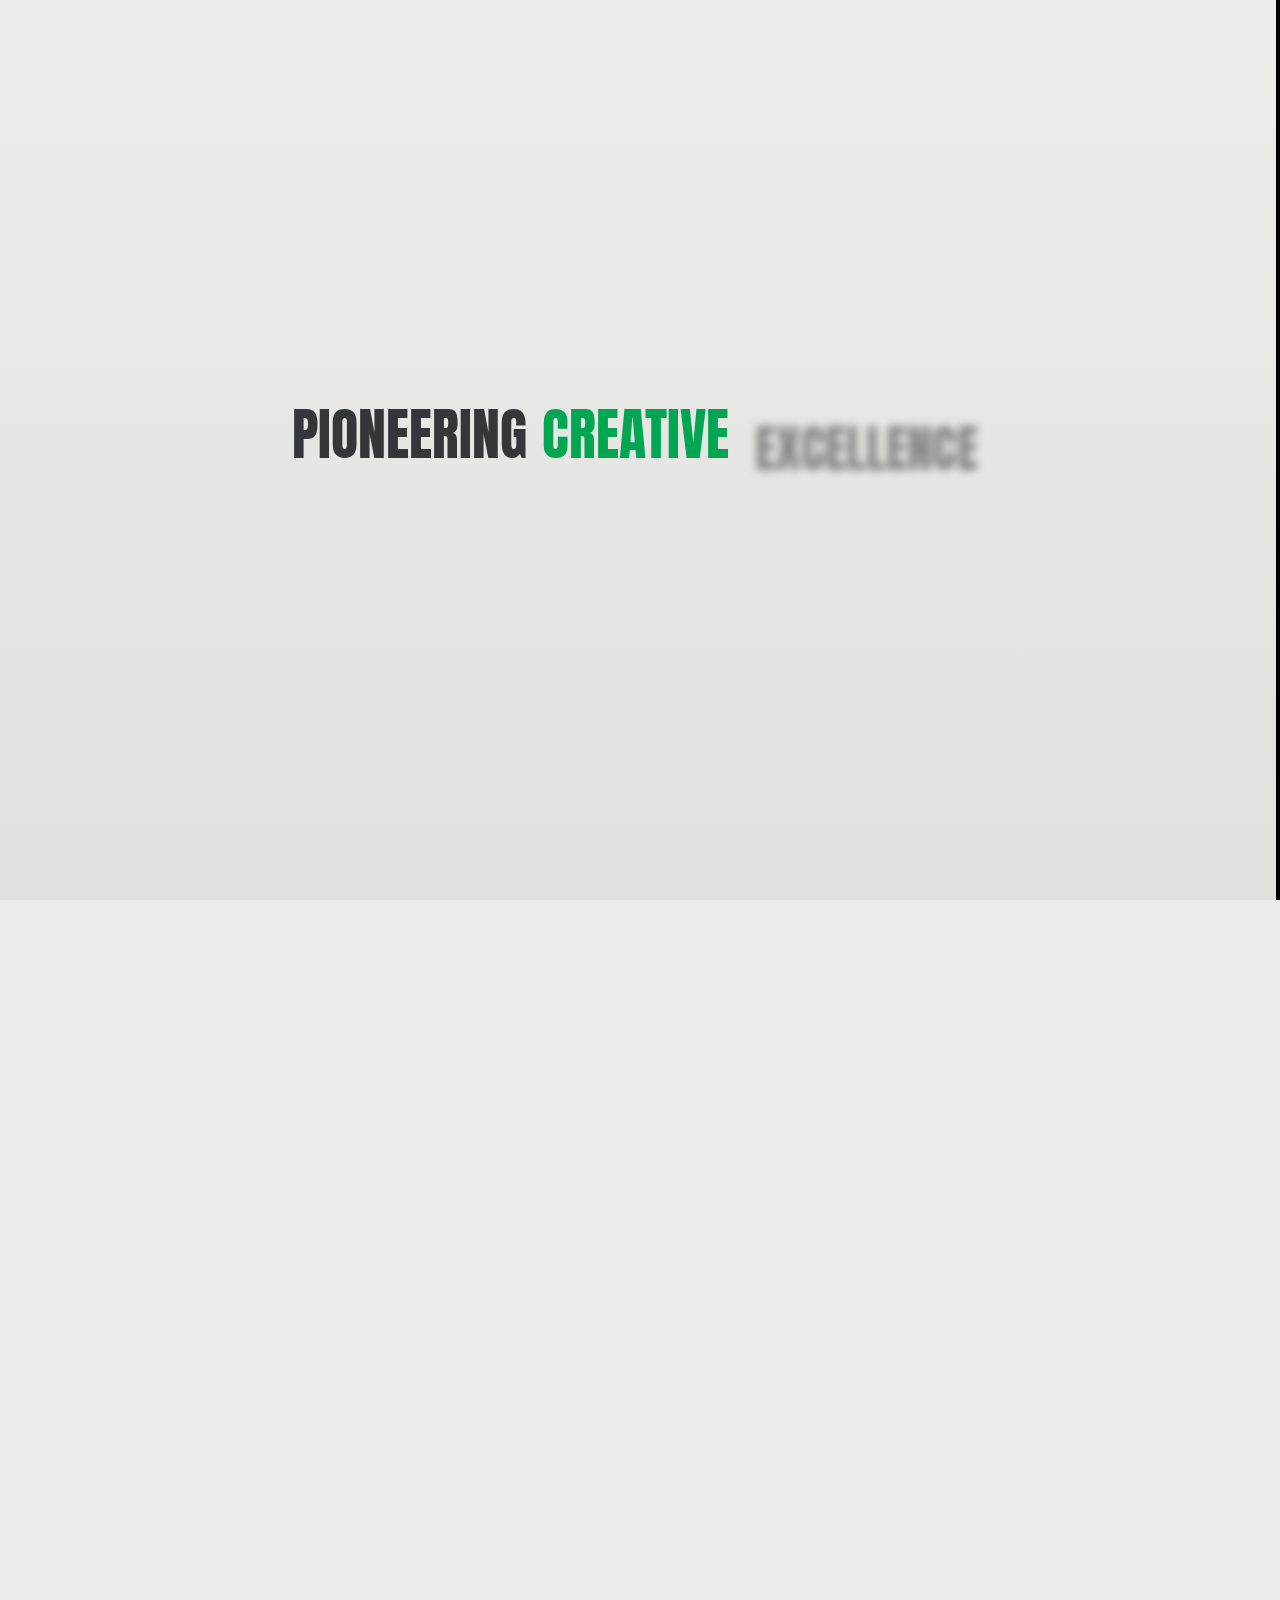
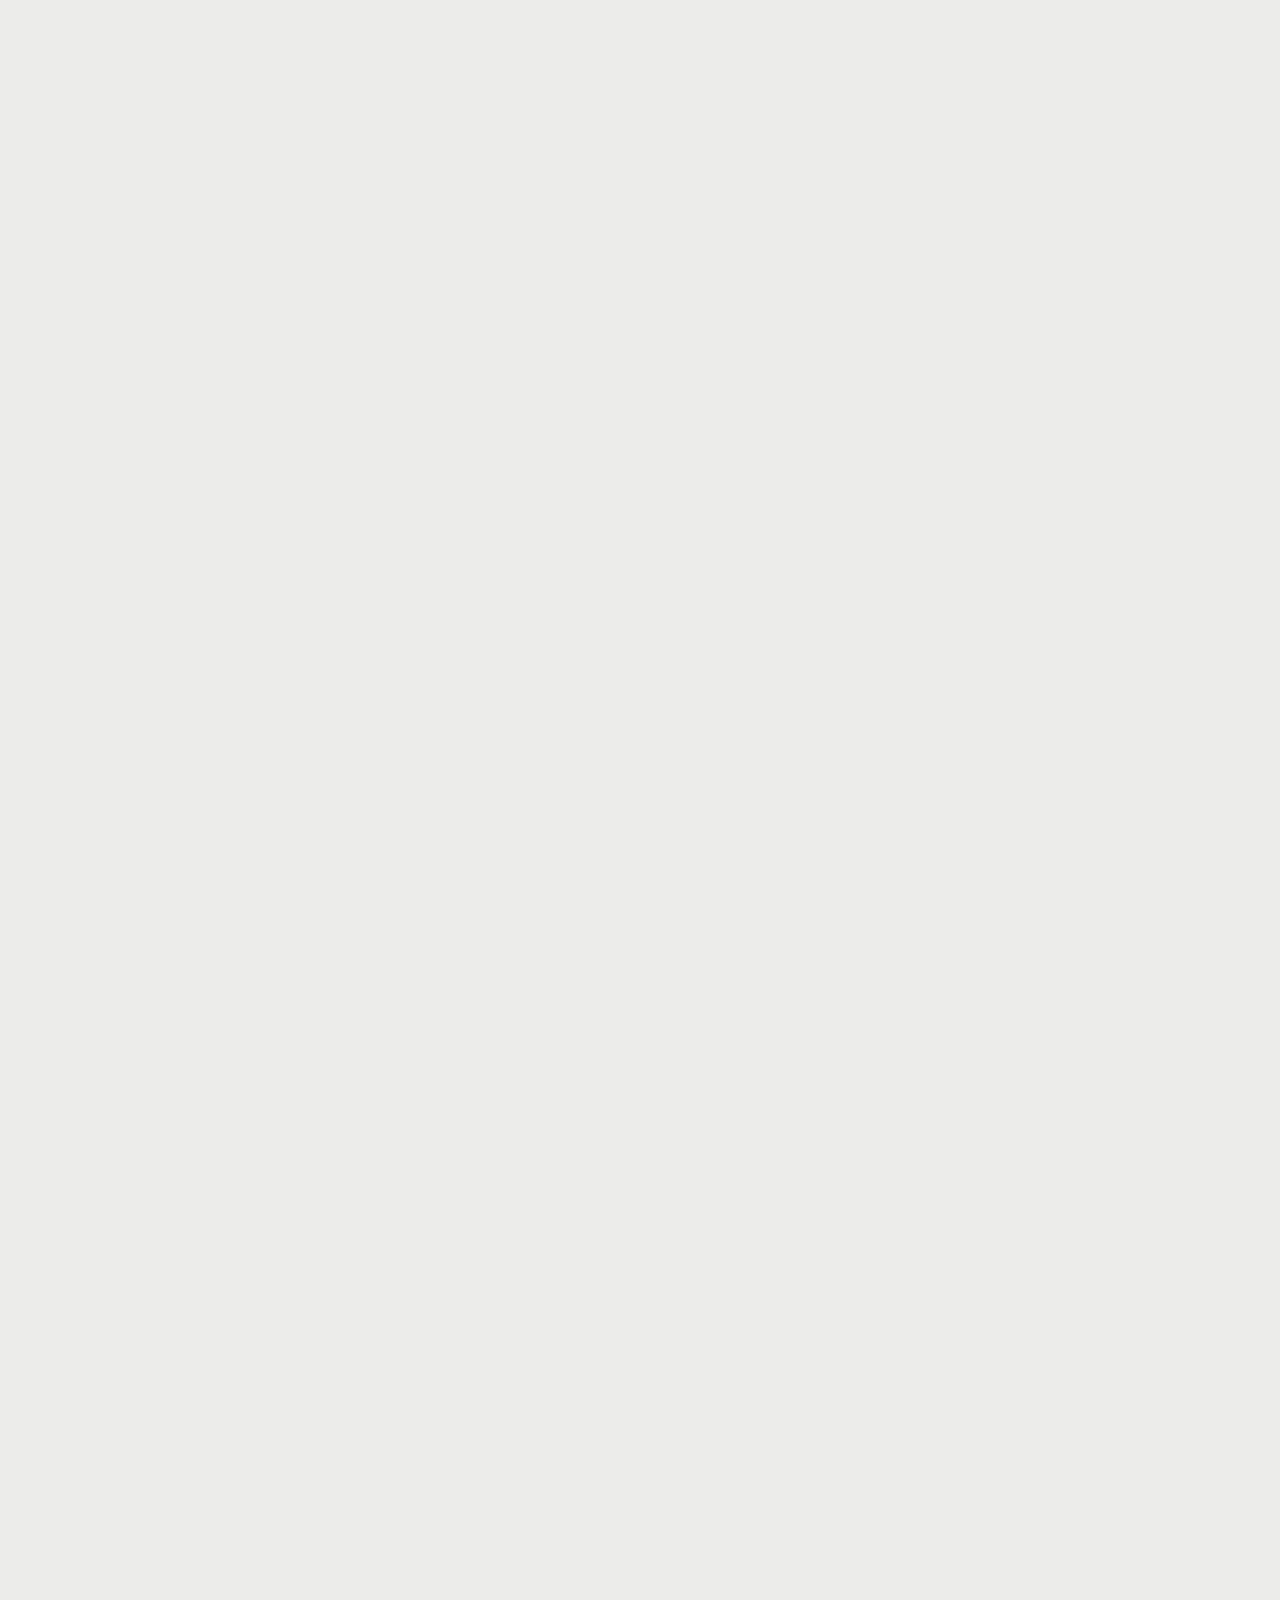
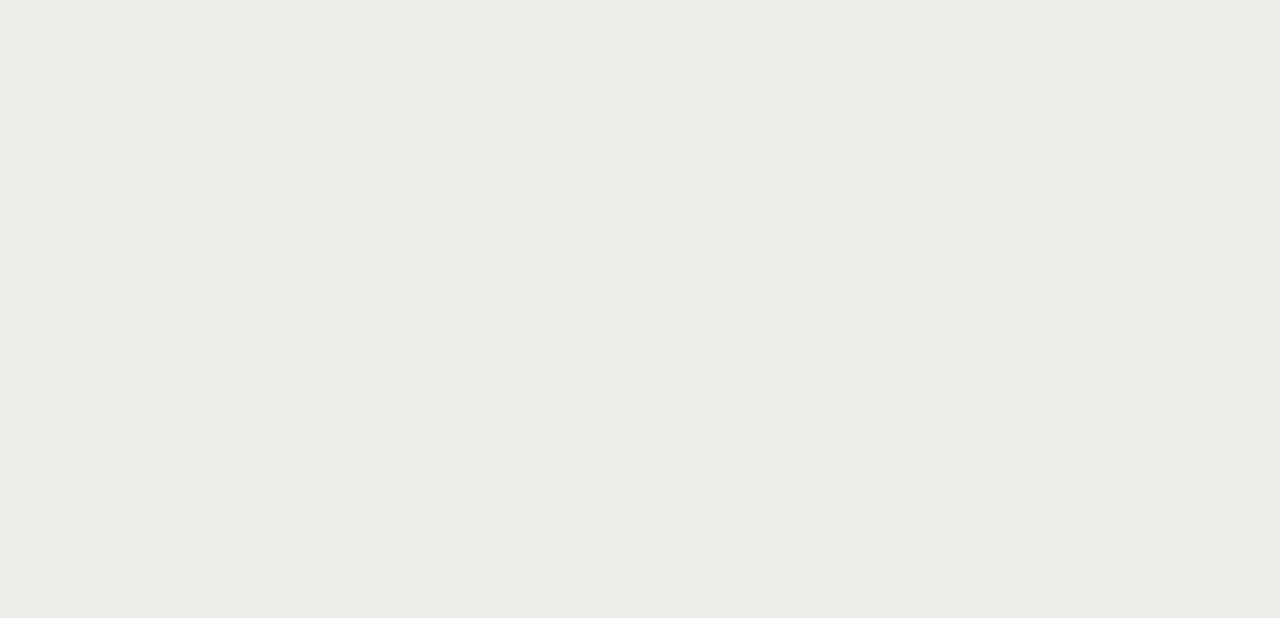
<file: portfolio-3-frl.html>
<!DOCTYPE html>
<html lang="zxx">

<head>

    <meta charset="UTF-8">
    <meta name="viewport" content="width=device-width, initial-scale=1.0">
    <meta http-equiv="X-UA-Compatible" content="ie=edge">

    <!-- grid css -->
    <link rel="stylesheet" href="css/plugins/bootstrap-grid.css">
    <!-- font awesome css -->
    <link rel="stylesheet" href="css/plugins/fontawesome.min.css">
    <!-- swiper css -->
    <link rel="stylesheet" href="css/plugins/swiper.min.css">
    <!-- okai css -->
    <link rel="stylesheet" href="css/style-friendly.css">
    <!-- page title -->
    <title>Pixy</title>

</head>

<body>

    <!-- wrapper -->
    <div id="smooth-wrapper" class="mil-page-wrapper">

        <div id="swup-opm"></div>

        <!-- cursor -->
        <div class="mil-cursor-follower"></div>
        <!-- cursor end -->

        <!-- preloader -->
        <div class="mil-preloader">
            <div class="mil-preloader-animation">
                <div class="mil-pos-abs mil-animation-1">
                    <p class="mil-head1 mil-m1">Pioneering</p>
                    <p class="mil-head1 mil-a2">Creative</p>
                    <p class="mil-head1 mil-m1">Excellence</p>
                </div>
                <div class="mil-pos-abs mil-animation-2">
                    <div class="mil-reveal-frame">
                        <p class="mil-reveal-box"></p>
                        <p class="mil-head1 mil-m1">pixy.com</p>
                    </div>
                </div>
            </div>
        </div>
        <!-- preloader end -->

        <!-- scroll progress -->
        <div class="mil-progress-track">
            <div class="mil-progress"></div>
        </div>
        <!-- scroll progress end -->

        <!-- fixed elements -->
        <div class="mil-fixed">
            <div class="mil-top-panel">
                <div class="mil-left-side mil-type-1 mil-tp-transition" id="swupTpLeft">
                    <a href="#top" class="mil-logo mil-scroll-to" data-no-swup>
                        <i class="far fa-cube"></i>
                        <span>Pixy</span>
                    </a>
                </div>
                <div class="mil-buttons-tp-frame mil-c-gone">
                    <p class="mil-stylized mil-m1 mil-phone"><span class="mil-m2">Phone:</span> +28 (054) 167 xx 77</p>
                    <div class="mil-buttons">
                        <a href="contact-frl.html" class="mil-tp-btn"><i class="fal fa-envelope"></i></a>
                        <div class="mil-tp-btn">
                            <div class="mil-menu-btn"><span></span></div>
                        </div>
                    </div>
                </div>
            </div>

            <div class="mil-menu-frame">
                <div class="mil-menu-window">
                    <div class="mil-menu-section mil-inner-scroll" id="swupMenu">
                        <ul class="mil-main-menu mil-c-gone">
                            <li class="mil-has-children">
                                <a href="#.">Template style</a>
                                <ul>
                                    <li class="mil-current"><a href="home-1.html" target="_blank" data-no-swup>Friendly</a></li>
                                    <li><a href="home-4.html" target="_blank" data-no-swup>Stylish</a></li>
                                </ul>
                            </li>
                            <li class="mil-has-children">
                                <a href="#.">Home type</a>
                                <ul>
                                    <li><a href="home-1.html">Corporate</a></li>
                                    <li><a href="home-2.html">Agency</a></li>
                                    <li><a href="home-3.html">Personal</a></li>
                                </ul>
                            </li>
                            <li class="mil-has-children">
                                <a href="#.">Portfolio</a>
                                <ul>
                                    <li><a href="portfolio-1-frl.html">Grid type 1</a></li>
                                    <li><a href="portfolio-2-frl.html">Grid type 2</a></li>
                                    <li class="mil-current"><a href="portfolio-3-frl.html">Grid type 3</a></li>
                                </ul>
                            </li>
                            <li class="mil-has-children">
                                <a href="#.">Pages</a>
                                <ul>
                                    <li><a href="team-frl.html">Team</a></li>
                                    <li><a href="contact-frl.html">Contact</a></li>
                                    <li><a href="services-frl.html">Services</a></li>
                                    <li><a href="service-frl.html">Service single</a></li>
                                    <li><a href="blog-frl.html">Blog</a></li>
                                    <li><a href="publication-frl.html">Publication</a></li>
                                    <li><a href="404-frl.html">404</a></li>
                                </ul>
                            </li>
                        </ul>
                    </div>
                    <div class="mil-bottom">
                        <div class="mil-blog-section">
                            <div class="mil-jcb mil-aic">
                                <h4 class="mil-head4 mil-mb30">Latest from blog</h4>
                                <div class="mil-sb-nav mil-mb30">
                                    <div class="mil-slider-btn mil-sb-prev mil-c-gone"><i class="fal fa-arrow-left"></i></div>
                                    <div class="mil-slider-btn mil-sb-next mil-c-gone"><i class="fal fa-arrow-right"></i></div>
                                </div>
                            </div>
                            <div class="swiper-container mil-blog-slider-sm">
                                <div class="swiper-wrapper">
                                    <div class="swiper-slide">
                                        <a href="#." class="mil-blog-card-sm mil-c-gone">
                                            <div class="mil-cover">
                                                <div class="mil-hover-frame">
                                                    <img src="img/blog/1.jpg" alt="cover">
                                                </div>
                                            </div>
                                            <div class="mil-text-frame">
                                                <h4 class="mil-head6 mil-max-1row-text">How to Become a Graphic Designer in 10 Simple Steps</h4>
                                            </div>
                                        </a>
                                    </div>
                                    <div class="swiper-slide">
                                        <a href="#." class="mil-blog-card-sm mil-c-gone">
                                            <div class="mil-cover">
                                                <div class="mil-hover-frame">
                                                    <img src="img/blog/2.jpg" alt="cover">
                                                </div>
                                            </div>
                                            <div class="mil-text-frame">
                                                <h4 class="mil-head6 mil-max-1row-text">10 Essential Tools Every Graphic Designer Should Master</h4>
                                            </div>
                                        </a>
                                    </div>
                                    <div class="swiper-slide">
                                        <a href="#." class="mil-blog-card-sm mil-c-gone">
                                            <div class="mil-cover">
                                                <div class="mil-hover-frame">
                                                    <img src="img/blog/3.jpg" alt="cover">
                                                </div>
                                            </div>
                                            <div class="mil-text-frame">
                                                <h4 class="mil-head6 mil-max-1row-text">The Ultimate Guide to UI/UX Design for Beginners</h4>
                                            </div>
                                        </a>
                                    </div>
                                    <div class="swiper-slide">
                                        <a href="#." class="mil-blog-card-sm mil-c-gone">
                                            <div class="mil-cover">
                                                <div class="mil-hover-frame">
                                                    <img src="img/blog/4.jpg" alt="cover">
                                                </div>
                                            </div>
                                            <div class="mil-text-frame">
                                                <h4 class="mil-head6 mil-max-1row-text">How to Create Stunning Visuals with Minimal Effort</h4>
                                            </div>
                                        </a>
                                    </div>
                                </div>
                            </div>
                        </div>
                        <div class="mil-social-section">
                            <ul class="mil-social mil-c-gone">
                                <li><a href="#." target="_blank" data-no-swup><i class="far fa-circle"></i></a></li>
                                <li><a href="#." target="_blank" data-no-swup><i class="far fa-circle"></i></a></li>
                                <li><a href="#." target="_blank" data-no-swup><i class="far fa-circle"></i></a></li>
                                <li><a href="#." target="_blank" data-no-swup><i class="far fa-circle"></i></a></li>
                                <li><a href="#." target="_blank" data-no-swup><i class="far fa-circle"></i></a></li>
                            </ul>
                        </div>
                    </div>
                </div>
            </div>
        </div>
        <!-- fixed elements end -->

        <!-- page transition -->
        <div class="mil-transition-fade" id="swup">
            <div class="mil-transition-frame">

                <!-- content -->
                <div id="smooth-content" class="mil-content">

                    <!-- hero -->
                    <div class="mil-hero-1 mil-sm-hero mil-up" id="top">
                        <div class="container mil-hero-main mil-relative mil-aic">
                            <div class="mil-hero-text mil-scale-img" data-value-1="1.3" data-value-2="0.95">
                                <div class="mil-text-pad"></div>
                                <ul class="mil-breadcrumbs mil-mb60 mil-c-gone">
                                    <li>
                                        <a href="home-1.html">Home</a>
                                    </li>
                                    <li>
                                        <a href="#.">Portfolio</a>
                                    </li>
                                </ul>
                                <div class="mil-word-frame">
                                    <h1 class="mil-display2 mil-rubber">Our best <span class="mil-a2">works</span></h1>
                                    <div class="mil-s-4"><img src="img/shapes/4.png" alt="shape"></div>
                                </div>
                            </div>
                            <div class="mil-shapes mil-scale-img" data-value-1=".7" data-value-2="1.11">
                                <div class="mil-s-2"><img src="img/shapes/2.png" alt="shape"></div>
                                <div class="mil-s-3"><img src="img/shapes/3.png" alt="shape"></div>
                            </div>
                        </div>
                    </div>
                    <!-- hero end -->

                    <!-- portfolio -->
                    <div class="mil-p-0-130">
                        <div class="container-fluid">
                            <div class="row">
                                <div class="col-md-3">
                                    <div class="mil-work-card mil-mb30">
                                        <div class="mil-cover mil-port mil-up">
                                            <div class="mil-hover-frame">
                                                <img src="img/works/5/1.jpg" alt="cover" class="mil-scale-img" data-value-1="1.15" data-value-2="1">
                                            </div>
                                        </div>
                                        <div class="mil-hover-overlay">
                                            <a href="project-5-frl.html" class="mil-descr">
                                                <div class="mil-text-frame">
                                                    <h4 class="mil-head5 mil-max-1row-text mil-m4 mil-c-gone">VanMoof Branding</h4>
                                                </div>
                                                <div class="mil-768-gone mil-c-gone">
                                                    <div class="mil-stylized-btn mil-a1">
                                                        <i class="fal fa-arrow-up"></i>
                                                        <span>Read more</span>
                                                    </div>
                                                </div>
                                            </a>
                                        </div>
                                    </div>
                                    <div class="mil-work-card mil-mb30">
                                        <div class="mil-cover mil-square mil-up">
                                            <div class="mil-hover-frame">
                                                <img src="img/works/7/1.png" alt="cover" class="mil-scale-img" data-value-1="1.15" data-value-2="1">
                                            </div>
                                        </div>
                                        <div class="mil-hover-overlay">
                                            <a href="project-6-frl.html" class="mil-descr">
                                                <div class="mil-text-frame">
                                                    <h4 class="mil-head5 mil-max-1row-text mil-m4 mil-c-gone">Banking app</h4>
                                                </div>
                                                <div class="mil-768-gone mil-c-gone">
                                                    <div class="mil-stylized-btn mil-a1">
                                                        <i class="fal fa-arrow-up"></i>
                                                        <span>Read more</span>
                                                    </div>
                                                </div>
                                            </a>
                                        </div>
                                    </div>
                                    <div class="mil-work-card mil-mb30">
                                        <div class="mil-cover mil-land mil-up">
                                            <div class="mil-hover-frame">
                                                <img src="img/works/8/1.jpg" alt="cover" class="mil-scale-img" data-value-1="1.15" data-value-2="1">
                                            </div>
                                        </div>
                                        <div class="mil-hover-overlay">
                                            <a href="project-2-frl.html" class="mil-descr">
                                                <div class="mil-text-frame">
                                                    <h4 class="mil-head5 mil-max-1row-text mil-m4 mil-c-gone">Huy Phan</h4>
                                                </div>
                                                <div class="mil-768-gone mil-c-gone">
                                                    <div class="mil-stylized-btn mil-a1">
                                                        <i class="fal fa-arrow-up"></i>
                                                        <span>Read more</span>
                                                    </div>
                                                </div>
                                            </a>
                                        </div>
                                    </div>
                                </div>
                                <div class="col-md-3">
                                    <div class="mil-work-card mil-mb30">
                                        <div class="mil-cover mil-land mil-up">
                                            <div class="mil-hover-frame">
                                                <img src="img/works/4/1.jpg" alt="cover" class="mil-scale-img" data-value-1="1.15" data-value-2="1">
                                            </div>
                                        </div>
                                        <div class="mil-hover-overlay">
                                            <a href="project-4-frl.html" class="mil-descr">
                                                <div class="mil-text-frame">
                                                    <h4 class="mil-head5 mil-max-1row-text mil-m4 mil-c-gone">Delicia de ruma</h4>
                                                </div>
                                                <div class="mil-768-gone mil-c-gone">
                                                    <div class="mil-stylized-btn mil-a1">
                                                        <i class="fal fa-arrow-up"></i>
                                                        <span>Read more</span>
                                                    </div>
                                                </div>
                                            </a>
                                        </div>
                                    </div>
                                    <div class="mil-work-card mil-mb30">
                                        <div class="mil-cover mil-square mil-up">
                                            <div class="mil-hover-frame">
                                                <img src="img/works/6/1.jpg" alt="cover" class="mil-scale-img" data-value-1="1.15" data-value-2="1">
                                            </div>
                                        </div>
                                        <div class="mil-hover-overlay">
                                            <a href="project-6-frl.html" class="mil-descr">
                                                <div class="mil-text-frame">
                                                    <h4 class="mil-head5 mil-max-1row-text mil-m4 mil-c-gone">Shoe store</h4>
                                                </div>
                                                <div class="mil-768-gone mil-c-gone">
                                                    <div class="mil-stylized-btn mil-a1">
                                                        <i class="fal fa-arrow-up"></i>
                                                        <span>Read more</span>
                                                    </div>
                                                </div>
                                            </a>
                                        </div>
                                    </div>
                                    <div class="mil-work-card mil-mb30">
                                        <div class="mil-cover mil-port mil-up">
                                            <div class="mil-hover-frame">
                                                <img src="img/works/10/1.jpg" alt="cover" class="mil-scale-img" data-value-1="1.15" data-value-2="1">
                                            </div>
                                        </div>
                                        <div class="mil-hover-overlay">
                                            <a href="project-5-frl.html" class="mil-descr">
                                                <div class="mil-text-frame">
                                                    <h4 class="mil-head5 mil-max-1row-text mil-m4 mil-c-gone">Retro product design</h4>
                                                </div>
                                                <div class="mil-768-gone mil-c-gone">
                                                    <div class="mil-stylized-btn mil-a1">
                                                        <i class="fal fa-arrow-up"></i>
                                                        <span>Read more</span>
                                                    </div>
                                                </div>
                                            </a>
                                        </div>
                                    </div>
                                </div>
                                <div class="col-md-3">
                                    <div class="mil-work-card mil-mb30">
                                        <div class="mil-cover mil-square mil-up">
                                            <div class="mil-hover-frame">
                                                <img src="img/works/2/1.jpg" alt="cover" class="mil-scale-img" data-value-1="1.15" data-value-2="1">
                                            </div>
                                        </div>
                                        <div class="mil-hover-overlay">
                                            <a href="project-2-frl.html" class="mil-descr">
                                                <div class="mil-text-frame">
                                                    <h4 class="mil-head5 mil-max-1row-text mil-m4 mil-c-gone">Branding mockup</h4>
                                                </div>
                                                <div class="mil-768-gone mil-c-gone">
                                                    <div class="mil-stylized-btn mil-a1">
                                                        <i class="fal fa-arrow-up"></i>
                                                        <span>Read more</span>
                                                    </div>
                                                </div>
                                            </a>
                                        </div>
                                    </div>
                                    <div class="mil-work-card mil-mb30">
                                        <div class="mil-cover mil-port mil-up">
                                            <div class="mil-hover-frame">
                                                <img src="img/works/11/1.jpg" alt="cover" class="mil-scale-img" data-value-1="1.15" data-value-2="1">
                                            </div>
                                        </div>
                                        <div class="mil-hover-overlay">
                                            <a href="project-1-frl.html" class="mil-descr">
                                                <div class="mil-text-frame">
                                                    <h4 class="mil-head5 mil-max-1row-text mil-m4 mil-c-gone">Edge webapp</h4>
                                                </div>
                                                <div class="mil-768-gone mil-c-gone">
                                                    <div class="mil-stylized-btn mil-a1">
                                                        <i class="fal fa-arrow-up"></i>
                                                        <span>Read more</span>
                                                    </div>
                                                </div>
                                            </a>
                                        </div>
                                    </div>
                                    <div class="mil-work-card mil-mb30">
                                        <div class="mil-cover mil-land mil-up">
                                            <div class="mil-hover-frame">
                                                <img src="img/works/12/1.jpg" alt="cover" class="mil-scale-img" data-value-1="1.15" data-value-2="1">
                                            </div>
                                        </div>
                                        <div class="mil-hover-overlay">
                                            <a href="project-1-frl.html" class="mil-descr">
                                                <div class="mil-text-frame">
                                                    <h4 class="mil-head5 mil-max-1row-text mil-m4 mil-c-gone">Fresh food market</h4>
                                                </div>
                                                <div class="mil-768-gone mil-c-gone">
                                                    <div class="mil-stylized-btn mil-a1">
                                                        <i class="fal fa-arrow-up"></i>
                                                        <span>Read more</span>
                                                    </div>
                                                </div>
                                            </a>
                                        </div>
                                    </div>
                                </div>
                                <div class="col-md-3">
                                    <div class="mil-work-card mil-mb30">
                                        <div class="mil-cover mil-port mil-up">
                                            <div class="mil-hover-frame">
                                                <img src="img/works/1/1.jpg" alt="cover" class="mil-scale-img" data-value-1="1.15" data-value-2="1">
                                            </div>
                                        </div>
                                        <div class="mil-hover-overlay">
                                            <a href="project-1-frl.html" class="mil-descr">
                                                <div class="mil-text-frame">
                                                    <h4 class="mil-head5 mil-max-1row-text mil-m4 mil-c-gone">VanMoof</h4>
                                                </div>
                                                <div class="mil-768-gone mil-c-gone">
                                                    <div class="mil-stylized-btn mil-a1">
                                                        <i class="fal fa-arrow-up"></i>
                                                        <span>Read more</span>
                                                    </div>
                                                </div>
                                            </a>
                                        </div>
                                    </div>
                                    <div class="mil-work-card mil-mb30">
                                        <div class="mil-cover mil-land mil-up">
                                            <div class="mil-hover-frame">
                                                <img src="img/works/3/1.jpg" alt="cover" class="mil-scale-img" data-value-1="1.15" data-value-2="1">
                                            </div>
                                        </div>
                                        <div class="mil-hover-overlay">
                                            <a href="project-3-frl.html" class="mil-descr">
                                                <div class="mil-text-frame">
                                                    <h4 class="mil-head5 mil-max-1row-text mil-m4 mil-c-gone">Advertising leaflet</h4>
                                                </div>
                                                <div class="mil-768-gone mil-c-gone">
                                                    <div class="mil-stylized-btn mil-a1">
                                                        <i class="fal fa-arrow-up"></i>
                                                        <span>Read more</span>
                                                    </div>
                                                </div>
                                            </a>
                                        </div>
                                    </div>
                                    <div class="mil-work-card mil-mb30">
                                        <div class="mil-cover mil-square mil-up">
                                            <div class="mil-hover-frame">
                                                <img src="img/works/9/1.jpg" alt="cover" class="mil-scale-img" data-value-1="1.15" data-value-2="1">
                                            </div>
                                        </div>
                                        <div class="mil-hover-overlay">
                                            <a href="project-2-frl.html" class="mil-descr">
                                                <div class="mil-text-frame">
                                                    <h4 class="mil-head5 mil-max-1row-text mil-m4 mil-c-gone">Aceno Branding</h4>
                                                </div>
                                                <div class="mil-768-gone mil-c-gone">
                                                    <div class="mil-stylized-btn mil-a1">
                                                        <i class="fal fa-arrow-up"></i>
                                                        <span>Read more</span>
                                                    </div>
                                                </div>
                                            </a>
                                        </div>
                                    </div>
                                </div>
                            </div>
                        </div>
                    </div>
                    <!-- portfolio end -->

                    <!-- call to action -->
                    <div class="mil-p-0-160">
                        <div class="container mil-relative">
                            <div class="mil-objects">
                                <div class="mil-obj-1"></div>
                                <div class="mil-obj-2"></div>
                            </div>
                            <p class="mil-stylized mil-m2 mil-mb60 mil-tac mil-up">Explore our agency</p>
                            <h2 class="mil-head1 mil-rubber mil-tac mil-mb60 mil-up">Pixy is a <span class="mil-a1">creative</span> agency that transforms <span class="mil-a1">ideas</span> into masterpieces. We craft <span class="mil-a1">design</span> magic, breathe new life into brands, and make the impossible <span class="mil-a1">possible</span>. Choose <span class="mil-a1">Pixy</span> because we are worth it!</h2>
                            <div class="mil-text-with-button mil-mb60">
                                <p class="mil-text-sm mil-tar mil-768-tac mil-up">We can talk about ourselves endlessly. <br>You'd better write to us and come visit us. We are always glad to see you!</p>
                                <span class="mil-up"><a href="contact-frl.html" class="mil-btn mil-a2 mil-c-gone">Write message</a></span>
                            </div>
                        </div>
                        <div class="mil-tapes-frame">
                            <div class="mil-tape-1 mil-parallax-x-img" data-value-1="0" data-value-2="20%">
                                <div class="mil-btn mil-btn-border">Reliable Service</div>
                                <div class="mil-btn mil-btn-border">Custom Solutions</div>
                                <div class="mil-btn mil-btn-border">24/7 Availability</div>
                                <div class="mil-btn mil-btn-border">Expert Guidance</div>
                                <div class="mil-btn mil-btn-border">Innovative Approach</div>
                                <div class="mil-btn mil-btn-border">Satisfaction Guaranteed</div>
                                <div class="mil-btn mil-btn-border">Industry Experience</div>
                                <div class="mil-btn mil-btn-border">Expert Guidance</div>
                            </div>
                            <div class="mil-tape-2 mil-parallax-x-img" data-value-1="0" data-value-2="-20%">
                                <h4 class="mil-head4">Comprehensive Support</h4>
                                <h4 class="mil-head4">Cutting-Edge Technology</h4>
                                <h4 class="mil-head4">Tailored Strategies</h4>
                                <h4 class="mil-head4">Proven Track Record</h4>
                                <h4 class="mil-head4">Sustainable Practices</h4>
                                <h4 class="mil-head4">Global Reach</h4>
                                <h4 class="mil-head4">Cost Efficiency</h4>
                                <h4 class="mil-head4">Proven Track Record</h4>
                            </div>
                            <div class="mil-deco mil-up"><img src="img/shapes/4.png" alt="shape" class="mil-parallax-img" data-value-1="20%" data-value-2="50%"></div>
                        </div>
                    </div>
                    <!-- call to action end -->

                    <!-- partners -->
                    <div class="mil-p-160-130 mil-m3-bg">
                        <div class="container">
                            <div class="row mil-jcb mil-aic">
                                <div class="col-6 col-md-2 mil-up">
                                    <a href="#." class="mil-partner mil-type-2 mil-mb30" target="_blank" data-no-swup>
                                        <img src="img/brands/1.png" alt="partner logo">
                                    </a>
                                </div>
                                <div class="col-6 col-md-2 mil-up">
                                    <a href="#." class="mil-partner mil-type-2 mil-mb30" target="_blank" data-no-swup>
                                        <img src="img/brands/2.png" alt="partner logo">
                                    </a>
                                </div>
                                <div class="col-6 col-md-2 mil-up">
                                    <a href="#." class="mil-partner mil-type-2 mil-mb30" target="_blank" data-no-swup>
                                        <img src="img/brands/3.png" alt="partner logo">
                                    </a>
                                </div>
                                <div class="col-6 col-md-2 mil-up">
                                    <a href="#." class="mil-partner mil-type-2 mil-mb30" target="_blank" data-no-swup>
                                        <img src="img/brands/4.png" alt="partner logo">
                                    </a>
                                </div>
                                <div class="col-6 col-md-2 mil-up">
                                    <a href="#." class="mil-partner mil-type-2 mil-mb30" target="_blank" data-no-swup>
                                        <img src="img/brands/5.png" alt="partner logo">
                                    </a>
                                </div>
                            </div>
                        </div>
                    </div>
                    <!-- partners end -->

                    <div>
                        <div class="container">
                            <div class="row mil-aic mil-jcb mil-no-g">
                                <div class="col-lg-6">
                                    <div class="mil-button-pad mil-a1 mil-jst mil-up" style="display: block"></div>
                                </div>
                                <div class="col-lg-6 mil-992-gone">
                                    <div class="mil-text-pad">
                                        <p class="mil-text-sm mil-up">We accept your requests 24/7. Feel free to <a href="contact.html" class="mil-text-link mil-a2 mil-c-gone">write to us</a> whenever it is convenient for you</p>
                                    </div>
                                </div>
                            </div>
                        </div>
                    </div>

                    <!-- footer -->
                    <footer class="mil-footer mil-p-160-160">
                        <div class="container">
                            <div class="row mil-no-g">
                                <div class="col-lg-6 mil-up">
                                    <a href="contact-frl.html" class="mil-footer-contact mil-mb90">
                                        <h6 class="mil-footer-link mil-rubber mil-m1">Let’s TALK</h6>
                                        <span class="mil-stylized-btn mil-c-gone">
                                            <i class="fal fa-arrow-up"></i>
                                            <span>Read more</span>
                                        </span>
                                    </a>
                                </div>
                                <div class="col-lg-12">
                                    <div class="mil-footer-menu-frame mil-mb90 mil-up">
                                        <ul class="mil-footer-menu">
                                            <li><a href="#." class="mil-c-gone">Home</a></li>
                                            <li><a href="#." class="mil-c-gone">Services</a></li>
                                            <li><a href="#." class="mil-c-gone">About</a></li>
                                            <li><a href="#." class="mil-c-gone">Portfolio</a></li>
                                            <li><a href="#." class="mil-c-gone">Contact</a></li>
                                        </ul>
                                        <ul class="mil-social mil-c-gone">
                                            <li><a href="#." target="_blank" data-no-swup><i class="far fa-circle"></i></a></li>
                                            <li><a href="#." target="_blank" data-no-swup><i class="far fa-circle"></i></a></li>
                                            <li><a href="#." target="_blank" data-no-swup><i class="far fa-circle"></i></a></li>
                                            <li><a href="#." target="_blank" data-no-swup><i class="far fa-circle"></i></a></li>
                                            <li><a href="#." target="_blank" data-no-swup><i class="far fa-circle"></i></a></li>
                                        </ul>
                                    </div>
                                </div>
                                <div class="col-lg-12">
                                    <div class="mil-footer-bottom mil-up">
                                        <p class="mil-text-sm">©2024. All rights reserved.</p>
                                        <p class="mil-text-sm">Design by: <a href="https://themeforest.net/user/millerdigitaldesign/portfolio" class="mil-text-link mil-a2 mil-c-gone">Nazar Miller</a></p>
                                    </div>
                                </div>
                            </div>

                        </div>
                    </footer>
                    <!-- footer end -->

                </div>
                <!-- content -->

            </div>
        </div>
        <!-- page transition -->

    </div>
    <!-- wrapper end -->

    <!-- swup js -->
    <script src="js/plugins/swup.min.js"></script>
    <!-- gsap js -->
    <script src="js/plugins/gsap.min.js"></script>
    <!-- scroll smoother -->
    <script src="js/plugins/ScrollSmoother.min.js"></script>
    <!-- scroll trigger js -->
    <script src="js/plugins/ScrollTrigger.min.js"></script>
    <!-- scroll to js -->
    <script src="js/plugins/ScrollTo.min.js"></script>
    <!-- swiper js -->
    <script src="js/plugins/swiper.min.js"></script>
    <!-- parallax js -->
    <script src="js/plugins/parallax.js"></script>

    <!-- pixy js -->
    <script src="js/main.js"></script>

</body>

</html>
</file>
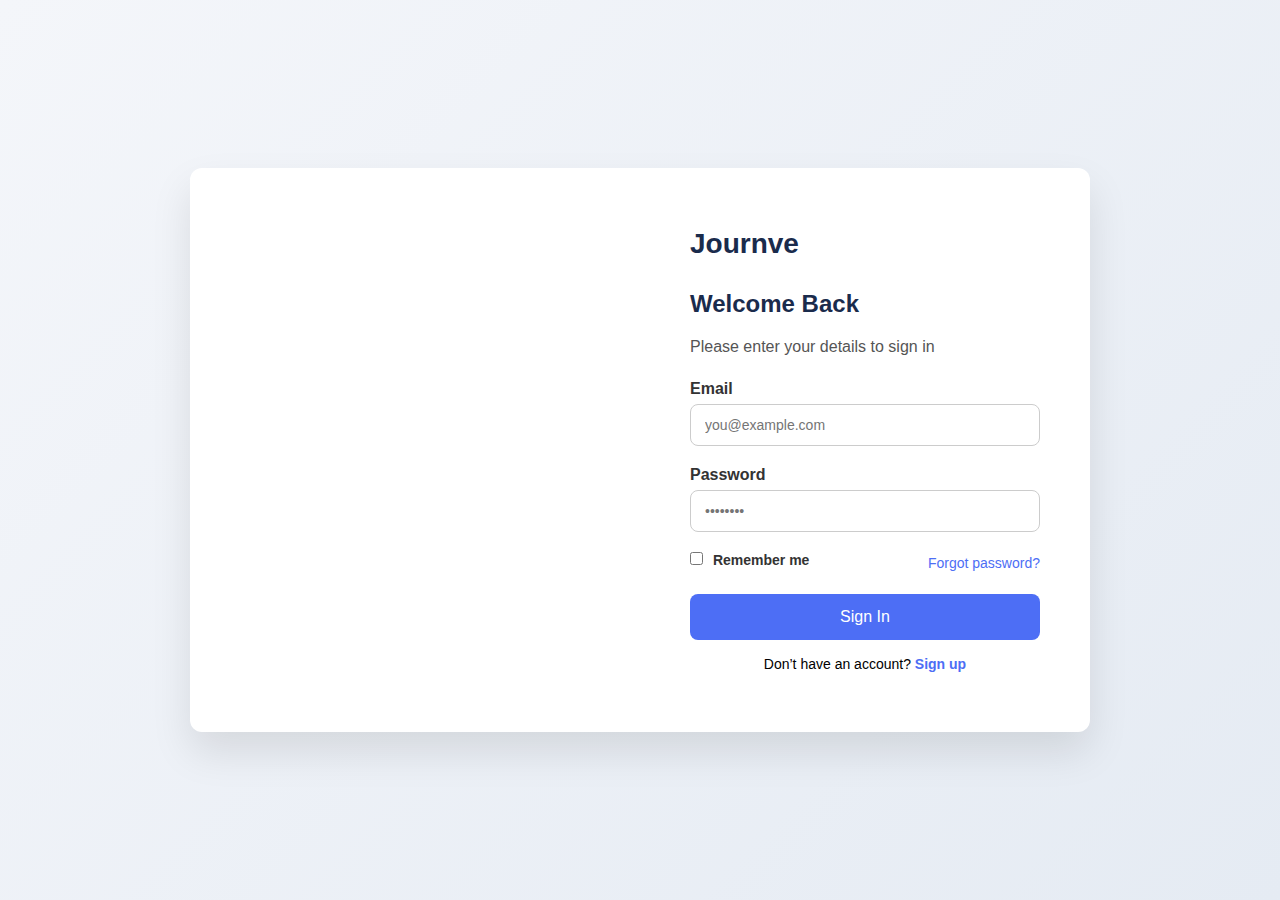
<file: project-1-frl.html>
<!DOCTYPE html>
<html lang="en">
<head>
  <meta charset="UTF-8" />
  <meta name="viewport" content="width=device-width, initial-scale=1.0"/>
  <title>Login Page</title>
  <style>
    * {
      box-sizing: border-box;
      font-family: 'Segoe UI', Tahoma, Geneva, Verdana, sans-serif;
      margin: 0;
      padding: 0;
    }

    body {
      background: linear-gradient(135deg, #f4f6fa, #e5ebf3);
      display: flex;
      align-items: center;
      justify-content: center;
      min-height: 100vh;
    }

    .container {
      display: flex;
      background: #fff;
      border-radius: 12px;
      box-shadow: 0 20px 40px rgba(0, 0, 0, 0.1);
      overflow: hidden;
      width: 900px;
      max-width: 100%;
    }

    .image-side {
      background: url('https://source.unsplash.com/featured/?travel') no-repeat center center;
      background-size: cover;
      width: 50%;
      min-height: 100%;
    }

    .form-side {
      padding: 60px 50px;
      width: 50%;
    }

    .logo {
      font-size: 28px;
      font-weight: bold;
      margin-bottom: 30px;
      color: #1a2b4c;
    }

    h2 {
      margin-bottom: 20px;
      color: #1a2b4c;
    }

    .input-group {
      margin-bottom: 20px;
    }

    label {
      display: block;
      margin-bottom: 6px;
      font-weight: 600;
      color: #333;
    }

    input[type="email"],
    input[type="password"] {
      width: 100%;
      padding: 12px 14px;
      border: 1px solid #ccc;
      border-radius: 8px;
      font-size: 14px;
    }

    .options {
      display: flex;
      justify-content: space-between;
      align-items: center;
      font-size: 14px;
      margin-bottom: 20px;
    }

    .options input {
      margin-right: 6px;
    }

    .options a {
      color: #4d6ef5;
      text-decoration: none;
    }

    .btn {
      width: 100%;
      padding: 14px;
      border: none;
      background: #4d6ef5;
      color: white;
      font-size: 16px;
      border-radius: 8px;
      cursor: pointer;
      margin-bottom: 16px;
      transition: background 0.3s;
    }

    .btn:hover {
      background: #3959e0;
    }

    .signup-link {
      text-align: center;
      font-size: 14px;
    }

    .signup-link a {
      color: #4d6ef5;
      text-decoration: none;
      font-weight: 600;
    }

    @media (max-width: 768px) {
      .container {
        flex-direction: column;
      }

      .image-side {
        display: none;
      }

      .form-side {
        width: 100%;
        padding: 40px 30px;
      }
    }
  </style>
</head>
<body>
  <div class="container">
    <div class="image-side"></div>
    <div class="form-side">
      <div class="logo">Journve</div>
      <h2>Welcome Back</h2>
      <p style="margin-bottom: 24px; color: #555;">Please enter your details to sign in</p>

      <form>
        <div class="input-group">
          <label for="email">Email</label>
          <input type="email" id="email" placeholder="you@example.com" required />
        </div>

        <div class="input-group">
          <label for="password">Password</label>
          <input type="password" id="password" placeholder="••••••••" required />
        </div>

        <div class="options">
          <label><input type="checkbox" /> Remember me</label>
          <a href="#">Forgot password?</a>
        </div>

        <button class="btn" type="submit">Sign In</button>

        <div class="signup-link">
          Don’t have an account? <a href="#">Sign up</a>
        </div>
      </form>
    </div>
  </div>
</body>
</html>
</file>
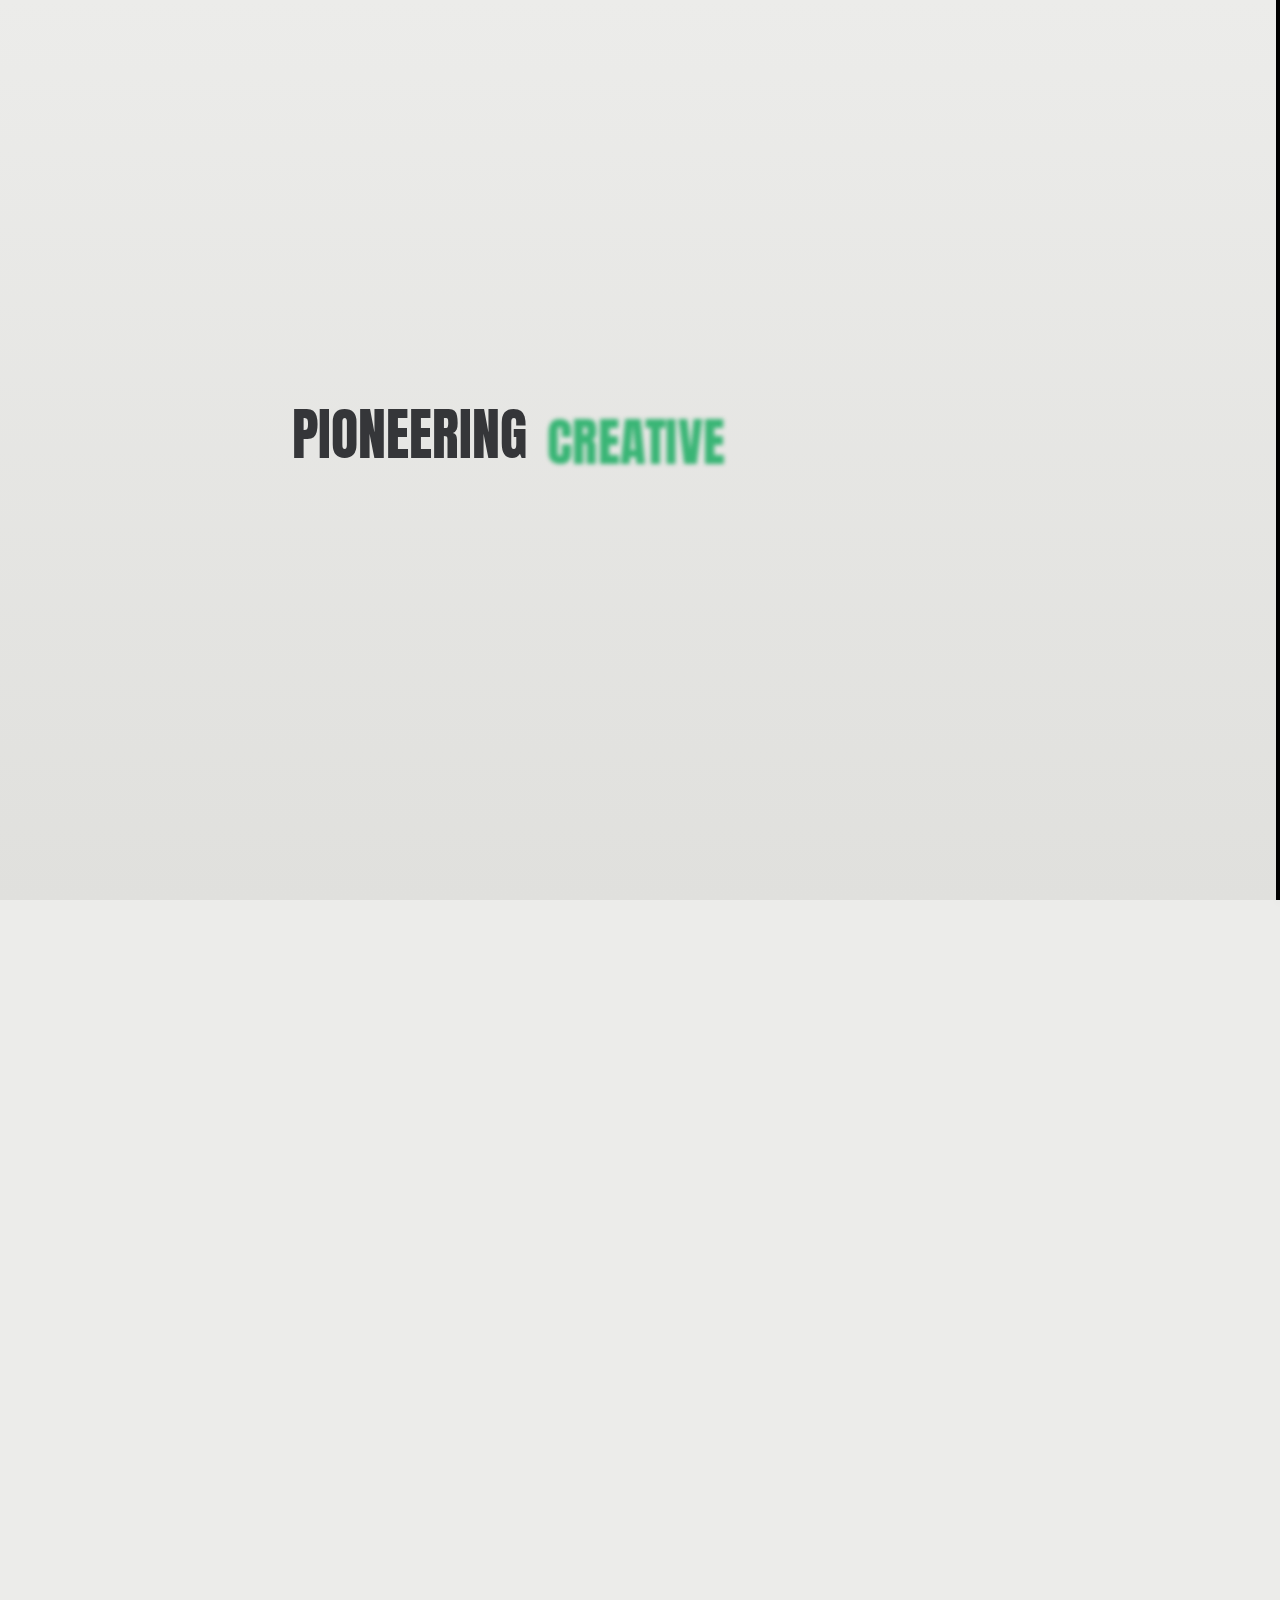
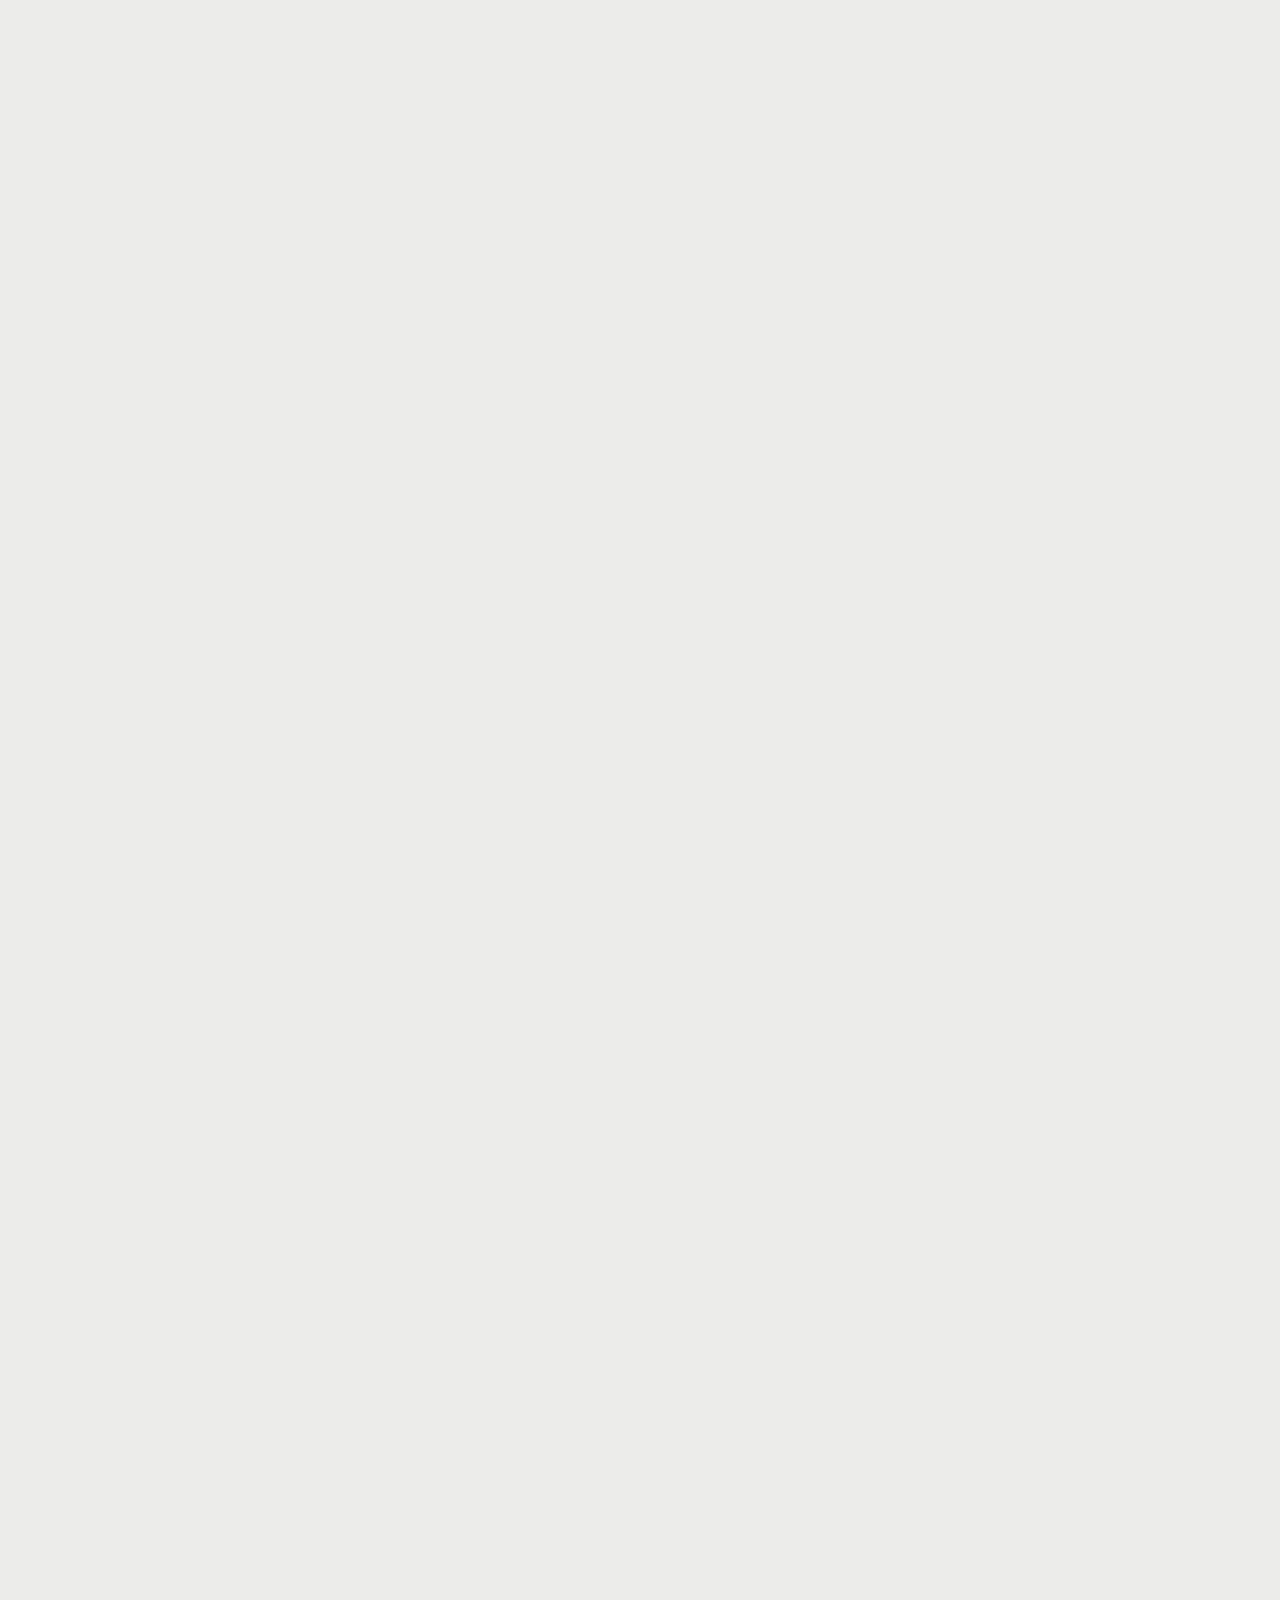
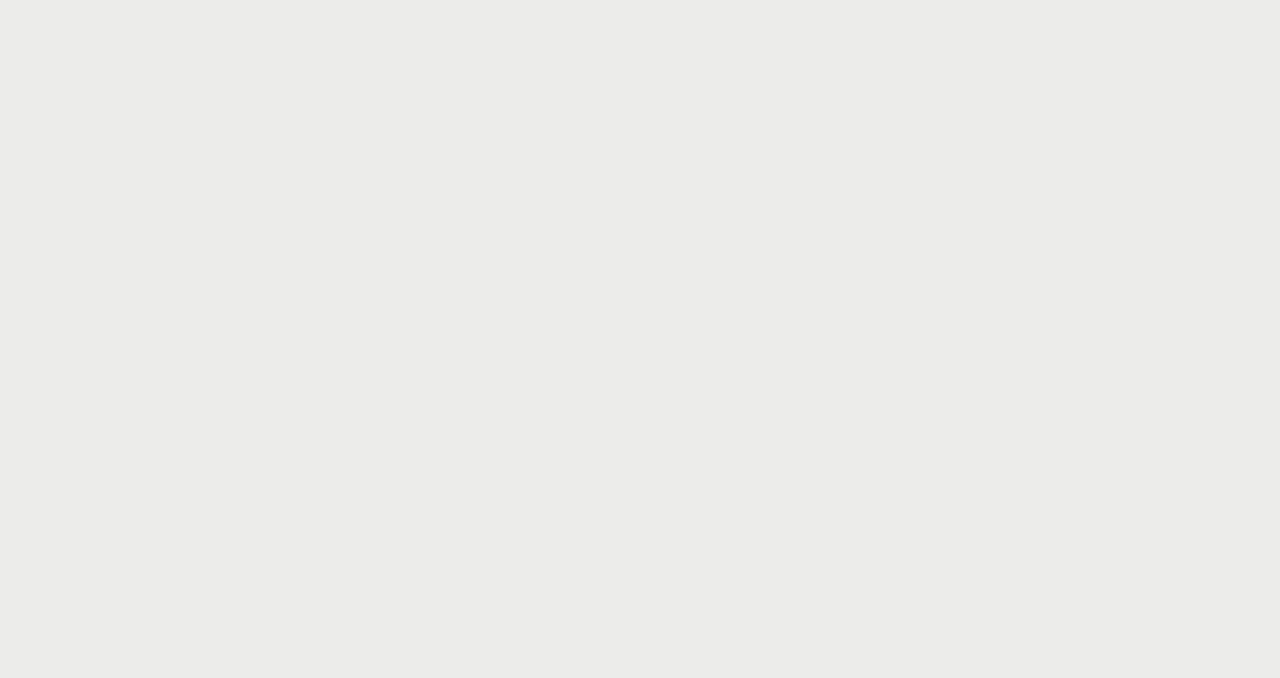
<file: project-2-frl.html>
<!DOCTYPE html>
<html lang="zxx">

<head>

    <meta charset="UTF-8">
    <meta name="viewport" content="width=device-width, initial-scale=1.0">
    <meta http-equiv="X-UA-Compatible" content="ie=edge">

    <!-- grid css -->
    <link rel="stylesheet" href="css/plugins/bootstrap-grid.css">
    <!-- font awesome css -->
    <link rel="stylesheet" href="css/plugins/fontawesome.min.css">
    <!-- swiper css -->
    <link rel="stylesheet" href="css/plugins/swiper.min.css">
    <!-- okai css -->
    <link rel="stylesheet" href="css/style-friendly.css">
    <!-- page title -->
    <title>Pixy</title>

</head>

<body>

    <!-- wrapper -->
    <div id="smooth-wrapper" class="mil-page-wrapper">

        <div id="swup-opm"></div>

        <!-- cursor -->
        <div class="mil-cursor-follower"></div>
        <!-- cursor end -->

        <!-- preloader -->
        <div class="mil-preloader">
            <div class="mil-preloader-animation">
                <div class="mil-pos-abs mil-animation-1">
                    <p class="mil-head1 mil-m1">Pioneering</p>
                    <p class="mil-head1 mil-a2">Creative</p>
                    <p class="mil-head1 mil-m1">Excellence</p>
                </div>
                <div class="mil-pos-abs mil-animation-2">
                    <div class="mil-reveal-frame">
                        <p class="mil-reveal-box"></p>
                        <p class="mil-head1 mil-m1">pixy.com</p>
                    </div>
                </div>
            </div>
        </div>
        <!-- preloader end -->

        <!-- scroll progress -->
        <div class="mil-progress-track">
            <div class="mil-progress"></div>
        </div>
        <!-- scroll progress end -->

        <!-- fixed elements -->
        <div class="mil-fixed">
            <div class="mil-top-panel">
                <div class="mil-left-side mil-type-1 mil-tp-transition" id="swupTpLeft">
                    <a href="#top" class="mil-logo mil-scroll-to" data-no-swup>
                        <i class="far fa-cube"></i>
                        <span>Pixy</span>
                    </a>
                </div>
                <div class="mil-buttons-tp-frame mil-c-gone">
                    <p class="mil-stylized mil-m1 mil-phone"><span class="mil-m2">Phone:</span> +28 (054) 167 xx 77</p>
                    <div class="mil-buttons">
                        <a href="contact-frl.html" class="mil-tp-btn"><i class="fal fa-envelope"></i></a>
                        <div class="mil-tp-btn">
                            <div class="mil-menu-btn"><span></span></div>
                        </div>
                    </div>
                </div>
            </div>

            <div class="mil-menu-frame">
                <div class="mil-menu-window">
                    <div class="mil-menu-section mil-inner-scroll" id="swupMenu">
                        <ul class="mil-main-menu mil-c-gone">
                            <li class="mil-has-children">
                                <a href="#.">Template style</a>
                                <ul>
                                    <li class="mil-current"><a href="home-1.html" target="_blank" data-no-swup>Friendly</a></li>
                                    <li><a href="home-4.html" target="_blank" data-no-swup>Stylish</a></li>
                                </ul>
                            </li>
                            <li class="mil-has-children">
                                <a href="#.">Home type</a>
                                <ul>
                                    <li><a href="home-1.html">Corporate</a></li>
                                    <li><a href="home-2.html">Agency</a></li>
                                    <li><a href="home-3.html">Personal</a></li>
                                </ul>
                            </li>
                            <li class="mil-has-children">
                                <a href="#.">Portfolio</a>
                                <ul>
                                    <li><a href="portfolio-1-frl.html">Grid type 1</a></li>
                                    <li><a href="portfolio-2-frl.html">Grid type 2</a></li>
                                    <li><a href="portfolio-3-frl.html">Grid type 3</a></li>
                                </ul>
                            </li>
                            <li class="mil-has-children">
                                <a href="#.">Pages</a>
                                <ul>
                                    <li><a href="team-frl.html">Team</a></li>
                                    <li><a href="contact-frl.html">Contact</a></li>
                                    <li><a href="services-frl.html">Services</a></li>
                                    <li><a href="service-frl.html">Service single</a></li>
                                    <li><a href="blog-frl.html">Blog</a></li>
                                    <li><a href="publication-frl.html">Publication</a></li>
                                    <li><a href="404-frl.html">404</a></li>
                                </ul>
                            </li>
                        </ul>
                    </div>
                    <div class="mil-bottom">
                        <div class="mil-blog-section">
                            <div class="mil-jcb mil-aic">
                                <h4 class="mil-head4 mil-mb30">Latest from blog</h4>
                                <div class="mil-sb-nav mil-mb30">
                                    <div class="mil-slider-btn mil-sb-prev mil-c-gone"><i class="fal fa-arrow-left"></i></div>
                                    <div class="mil-slider-btn mil-sb-next mil-c-gone"><i class="fal fa-arrow-right"></i></div>
                                </div>
                            </div>
                            <div class="swiper-container mil-blog-slider-sm">
                                <div class="swiper-wrapper">
                                    <div class="swiper-slide">
                                        <a href="#." class="mil-blog-card-sm mil-c-gone">
                                            <div class="mil-cover">
                                                <div class="mil-hover-frame">
                                                    <img src="img/blog/1.jpg" alt="cover">
                                                </div>
                                            </div>
                                            <div class="mil-text-frame">
                                                <h4 class="mil-head6 mil-max-1row-text">How to Become a Graphic Designer in 10 Simple Steps</h4>
                                            </div>
                                        </a>
                                    </div>
                                    <div class="swiper-slide">
                                        <a href="#." class="mil-blog-card-sm mil-c-gone">
                                            <div class="mil-cover">
                                                <div class="mil-hover-frame">
                                                    <img src="img/blog/2.jpg" alt="cover">
                                                </div>
                                            </div>
                                            <div class="mil-text-frame">
                                                <h4 class="mil-head6 mil-max-1row-text">10 Essential Tools Every Graphic Designer Should Master</h4>
                                            </div>
                                        </a>
                                    </div>
                                    <div class="swiper-slide">
                                        <a href="#." class="mil-blog-card-sm mil-c-gone">
                                            <div class="mil-cover">
                                                <div class="mil-hover-frame">
                                                    <img src="img/blog/3.jpg" alt="cover">
                                                </div>
                                            </div>
                                            <div class="mil-text-frame">
                                                <h4 class="mil-head6 mil-max-1row-text">The Ultimate Guide to UI/UX Design for Beginners</h4>
                                            </div>
                                        </a>
                                    </div>
                                    <div class="swiper-slide">
                                        <a href="#." class="mil-blog-card-sm mil-c-gone">
                                            <div class="mil-cover">
                                                <div class="mil-hover-frame">
                                                    <img src="img/blog/4.jpg" alt="cover">
                                                </div>
                                            </div>
                                            <div class="mil-text-frame">
                                                <h4 class="mil-head6 mil-max-1row-text">How to Create Stunning Visuals with Minimal Effort</h4>
                                            </div>
                                        </a>
                                    </div>
                                </div>
                            </div>
                        </div>
                        <div class="mil-social-section">
                            <ul class="mil-social mil-c-gone">
                                <li><a href="#." target="_blank" data-no-swup><i class="far fa-circle"></i></a></li>
                                <li><a href="#." target="_blank" data-no-swup><i class="far fa-circle"></i></a></li>
                                <li><a href="#." target="_blank" data-no-swup><i class="far fa-circle"></i></a></li>
                                <li><a href="#." target="_blank" data-no-swup><i class="far fa-circle"></i></a></li>
                                <li><a href="#." target="_blank" data-no-swup><i class="far fa-circle"></i></a></li>
                            </ul>
                        </div>
                    </div>
                </div>
            </div>
        </div>
        <!-- fixed elements end -->

        <!-- page transition -->
        <div class="mil-transition-fade" id="swup">
            <div class="mil-transition-frame">

                <!-- content -->
                <div id="smooth-content" class="mil-content">

                    <!-- hero -->
                    <div class="mil-hero-1 mil-sm-hero mil-up" id="top">
                        <div class="container mil-hero-main mil-relative mil-aic">
                            <div class="mil-hero-text mil-scale-img" data-value-1="1.3" data-value-2="0.95">
                                <div class="mil-text-pad"></div>
                                <ul class="mil-breadcrumbs mil-mb60 mil-c-gone">
                                    <li>
                                        <a href="portfolio-1-frl.html">Portfolio</a>
                                    </li>
                                    <li>
                                        <a href="#.">Project</a>
                                    </li>
                                </ul>
                                <h1 class="mil-display2 mil-rubber">Branding mockup</h1>
                            </div>
                            <div class="mil-shapes mil-scale-img" data-value-1=".7" data-value-2="1.11">
                                <div class="mil-s-2"><img src="img/shapes/2.png" alt="shape"></div>
                                <div class="mil-s-3"><img src="img/shapes/3.png" alt="shape"></div>
                            </div>
                        </div>
                    </div>
                    <!-- hero end -->

                    <!-- details -->
                    <div id="scroll">
                        <div class="container">
                            <div class="row mil-jcb mil-aic">
                                <div class="col-lg-12 mil-mb160">
                                    <div class="mil-project-img mil-land mil-up">
                                        <img src="img/works/2/1.jpg" alt="project" class="mil-scale-img" data-value-1="1.15" data-value-2="1">
                                    </div>
                                </div>
                            </div>
                        </div>
                    </div>
                    <div class="mil-p-0-100">
                        <div class="container">
                            <div class="row">
                                <div class="col-lg-6">
                                    <div class="row">
                                        <div class="col-lg-4 mil-mb60">
                                            <h6 class="mil-head4 mil-mb30 mil-up">Client</h6>
                                            <p class="mil-text-md mil-up">Envato Market</p>
                                            <p class="mil-text-md mil-up"><a href="#." class="mil-text-link mil-a2" data-no-swup>Visit website</a></p>
                                        </div>
                                        <div class="col-lg-4 mil-mb60">
                                            <h6 class="mil-head4 mil-mb30 mil-up">Date</h6>
                                            <p class="mil-text-md mil-up">From April 2024</p>
                                            <p class="mil-text-md mil-up">To January 2025</p>
                                        </div>
                                        <div class="col-lg-4 mil-mb60">
                                            <h6 class="mil-head4 mil-mb30 mil-up">Executors</h6>
                                            <p class="mil-text-md mil-up">Emma Miller</p>
                                            <p class="mil-text-md mil-up">Paul Trueman</p>
                                        </div>
                                    </div>
                                </div>
                            </div>
                        </div>
                    </div>
                    <div class="container">
                        <div class="mil-divider mil-up"></div>
                    </div>
                    <div class="mil-p-160-130">
                        <div class="container">
                            <div class="row mil-jcb">
                                <div class="col-lg-12">
                                    <h2 class="mil-head2 mil-mb60 mil-up"><span class="mil-a2">About</span> project</h2>
                                </div>
                                <div class="col-lg-6">
                                    <p class="mil-text-md mil-mb30 mil-up">Ducimus, expedita magnam assumenda in alias modi, ipsam. Dolor maxime iusto, labore dicta obcaecati, vero recusandae deleniti inventore commodi ex! Temporibus fuga quisquam deserunt nobis cum minima ipsa voluptatibus quasi aspernatur accusantium et saepe porro rem dolorem ad neque eaque vel, perspiciatis doloribus earum. Pariatur omnis labore sit, facilis tempora repudiandae earum illo ducimus ullam quaerat, repellendus! Voluptatum dolor, sint fugiat a!</p>
                                    <p class="mil-text-md mil-mb30 mil-up">Pariatur omnis labore sit, facilis tempora repudiandae earum illo ducimus ullam quaerat, repellendus! Voluptatum dolor, sint fugiat a!</p>
                                </div>
                                <div class="col-lg-5">
                                    <p class="mil-text-md mil-mb30 mil-up">Temporibus fuga quisquam deserunt nobis cum minima ipsa voluptatibus quasi aspernatur accusantium et saepe porro rem dolorem ad neque eaque vel, perspiciatis doloribus earum. Pariatur omnis labore sit, facilis tempora repudiandae earum illo ducimus ullam quaerat, repellendus! Voluptatum dolor, sint fugiat a!</p>
                                </div>
                            </div>
                        </div>
                    </div>
                    <!-- details end -->

                    <!-- next project -->
                    <div class="container">
                        <div class="mil-half-container mil-up">
                            <div class="mil-text-box mil-g-m1 mil-p-160-160">
                                <p class="mil-stylized mil-a1 mil-mb60 mil-up">Next project</p>
                                <h2 class="mil-display3 mil-mb60 mil-m4 mil-up">Young Design</h2>
                                <p class="mil-text-md mil-deco-text mil-shortened mil-mb60 mil-up">Pariatur omnis labore sit, facilis tempora repudiandae earum illo ducimus ullam quaerat, repellendus! Voluptatum dolor, sint fugiat a!</p>
                                <div class="mil-up"><a href="project-3-frl.html" class="mil-btn mil-btn-border mil-m4 mil-c-gone">View project</a></div>
                            </div>
                            <div class="mil-image-box">
                                <div class="mil-image-frame">
                                    <img src="img/works/3/1.jpg" alt="img" class="mil-scale-img" data-value-1="1.20" data-value-2="1">
                                    <div class="mil-overlay"></div>
                                </div>
                            </div>
                        </div>
                        <div class="row mil-aic mil-jcb mil-no-g">
                            <div class="col-lg-6">
                                <div class="mil-button-pad mil-a1 mil-jst" style="display: block"></div>
                            </div>
                            <div class="col-lg-6 mil-992-gone">
                                <div class="mil-text-pad">
                                    <p class="mil-stylized mil-up">Designing a Better World Today</p>
                                </div>
                            </div>
                        </div>
                    </div>
                    <!-- next project end -->

                    <!-- footer -->
                    <footer class="mil-footer mil-p-160-160">
                        <div class="container">
                            <div class="row mil-no-g">
                                <div class="col-lg-6 mil-up">
                                    <a href="contact-frl.html" class="mil-footer-contact mil-mb90">
                                        <h6 class="mil-footer-link mil-rubber mil-m1">Let’s TALK</h6>
                                        <span class="mil-stylized-btn mil-c-gone">
                                            <i class="fal fa-arrow-up"></i>
                                            <span>Read more</span>
                                        </span>
                                    </a>
                                </div>
                                <div class="col-lg-12">
                                    <div class="mil-footer-menu-frame mil-mb90 mil-up">
                                        <ul class="mil-footer-menu">
                                            <li><a href="#." class="mil-c-gone">Home</a></li>
                                            <li><a href="#." class="mil-c-gone">Services</a></li>
                                            <li><a href="#." class="mil-c-gone">About</a></li>
                                            <li><a href="#." class="mil-c-gone">Portfolio</a></li>
                                            <li><a href="#." class="mil-c-gone">Contact</a></li>
                                        </ul>
                                        <ul class="mil-social mil-c-gone">
                                            <li><a href="#." target="_blank" data-no-swup><i class="far fa-circle"></i></a></li>
                                            <li><a href="#." target="_blank" data-no-swup><i class="far fa-circle"></i></a></li>
                                            <li><a href="#." target="_blank" data-no-swup><i class="far fa-circle"></i></a></li>
                                            <li><a href="#." target="_blank" data-no-swup><i class="far fa-circle"></i></a></li>
                                            <li><a href="#." target="_blank" data-no-swup><i class="far fa-circle"></i></a></li>
                                        </ul>
                                    </div>
                                </div>
                                <div class="col-lg-12">
                                    <div class="mil-footer-bottom mil-up">
                                        <p class="mil-text-sm">©2024. All rights reserved.</p>
                                        <p class="mil-text-sm">Design by: <a href="https://themeforest.net/user/millerdigitaldesign/portfolio" class="mil-text-link mil-a2 mil-c-gone">Nazar Miller</a></p>
                                    </div>
                                </div>
                            </div>

                        </div>
                    </footer>
                    <!-- footer end -->

                </div>
                <!-- content -->

            </div>
        </div>
        <!-- page transition -->

    </div>
    <!-- wrapper end -->

    <!-- swup js -->
    <script src="js/plugins/swup.min.js"></script>
    <!-- gsap js -->
    <script src="js/plugins/gsap.min.js"></script>
    <!-- scroll smoother -->
    <script src="js/plugins/ScrollSmoother.min.js"></script>
    <!-- scroll trigger js -->
    <script src="js/plugins/ScrollTrigger.min.js"></script>
    <!-- scroll to js -->
    <script src="js/plugins/ScrollTo.min.js"></script>
    <!-- swiper js -->
    <script src="js/plugins/swiper.min.js"></script>
    <!-- parallax js -->
    <script src="js/plugins/parallax.js"></script>

    <!-- pixy js -->
    <script src="js/main.js"></script>

</body>

</html>
</file>
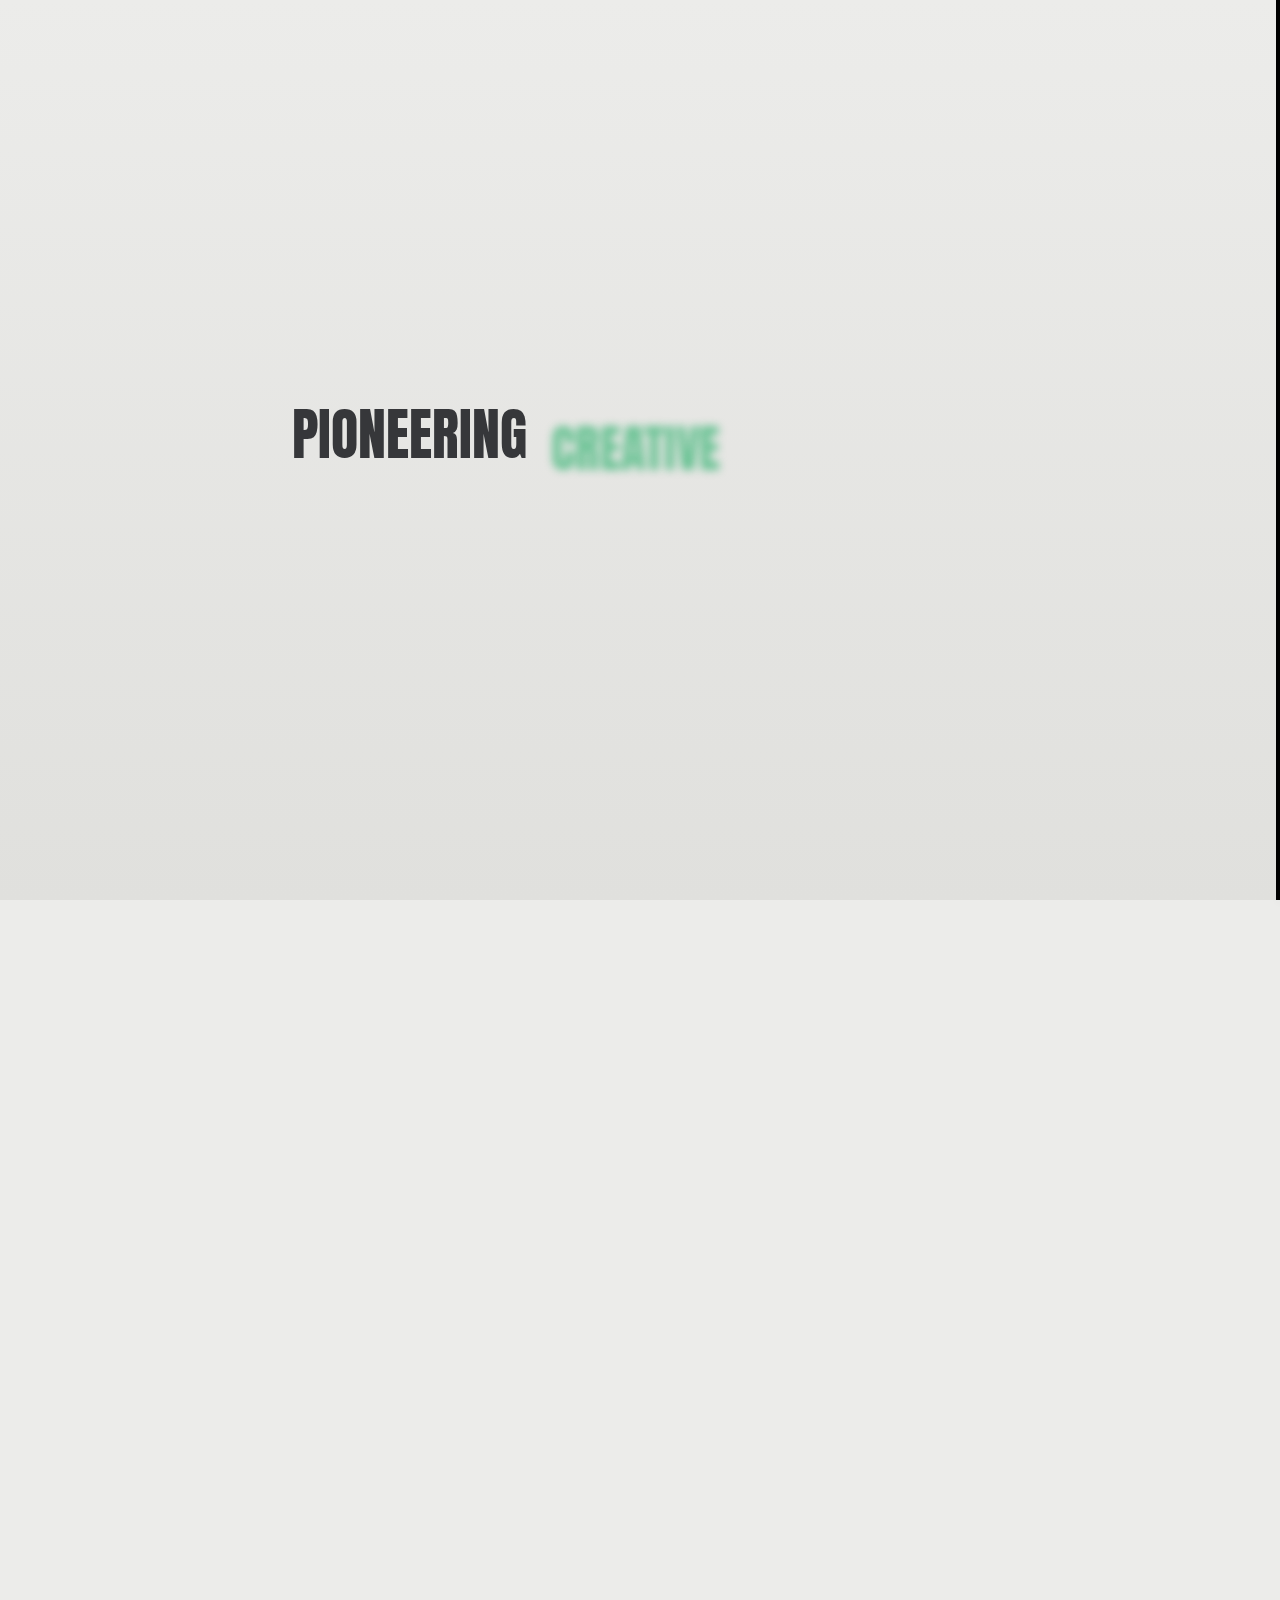
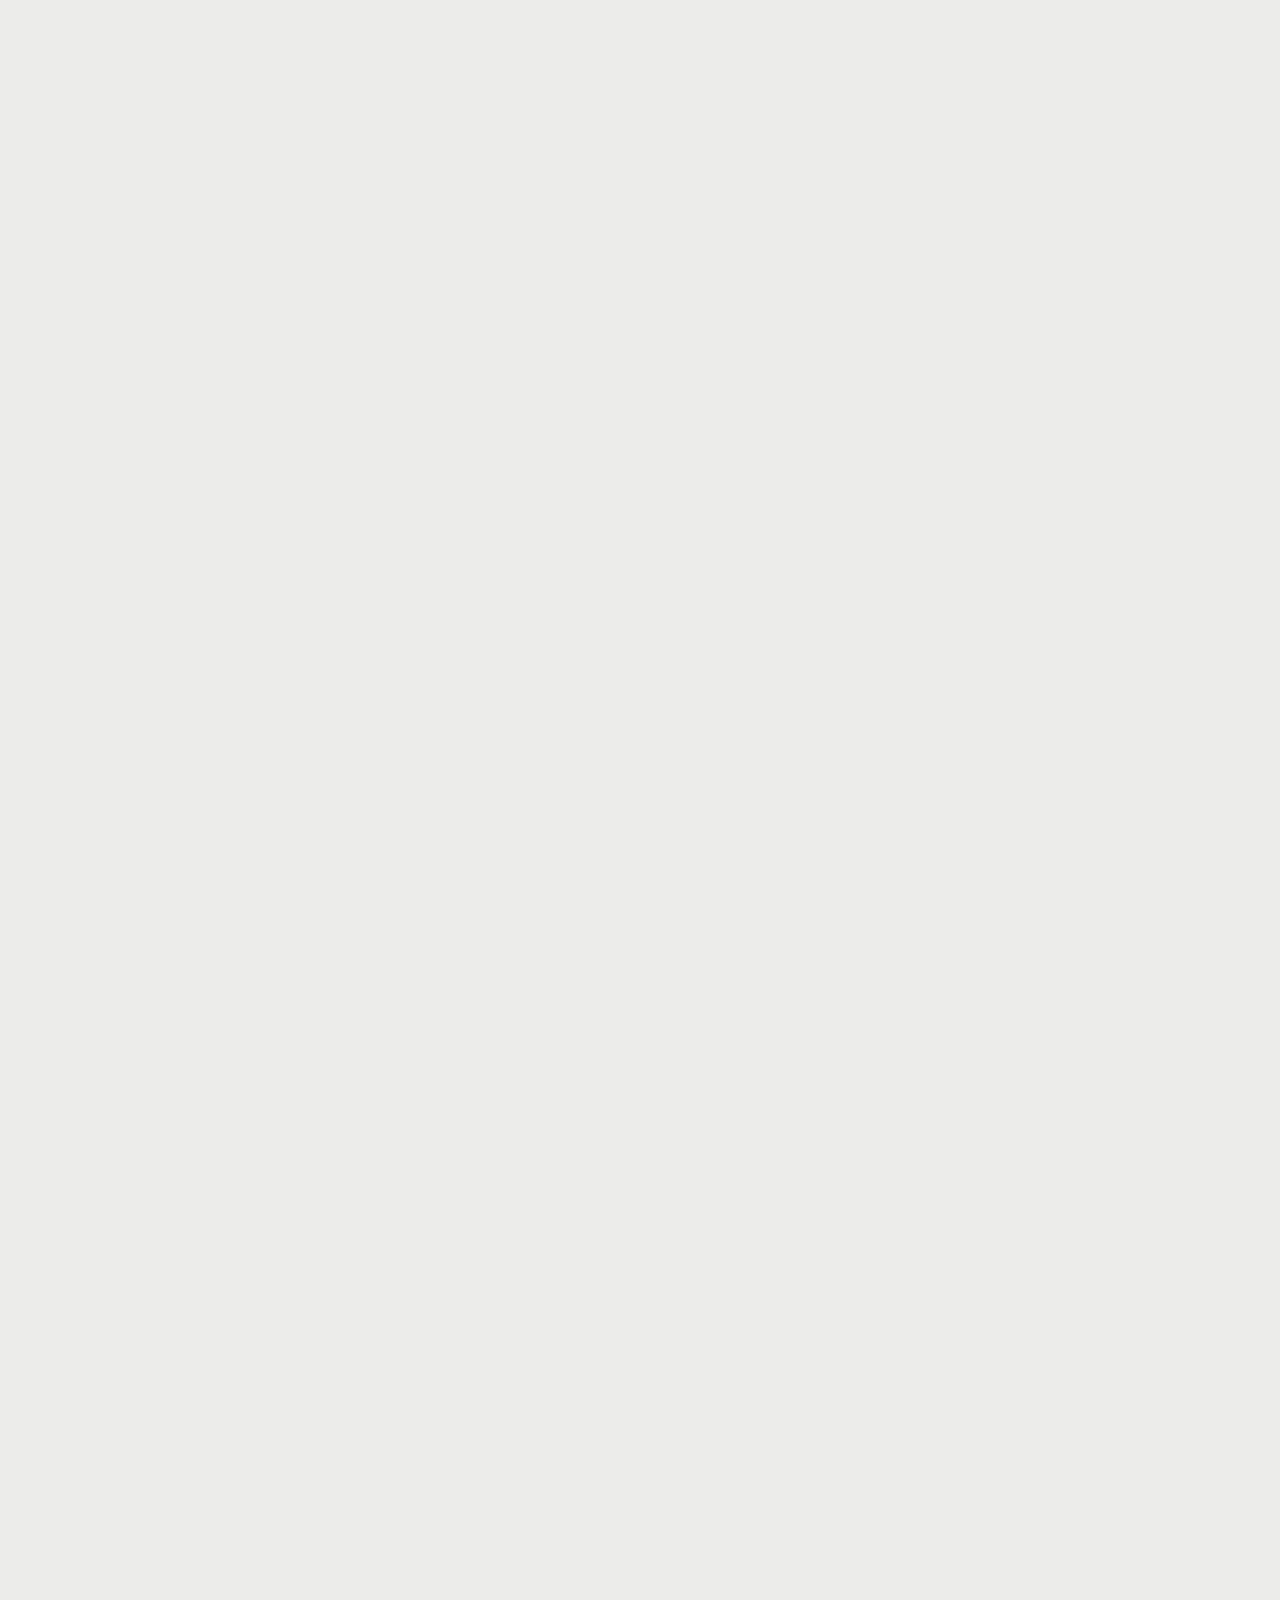
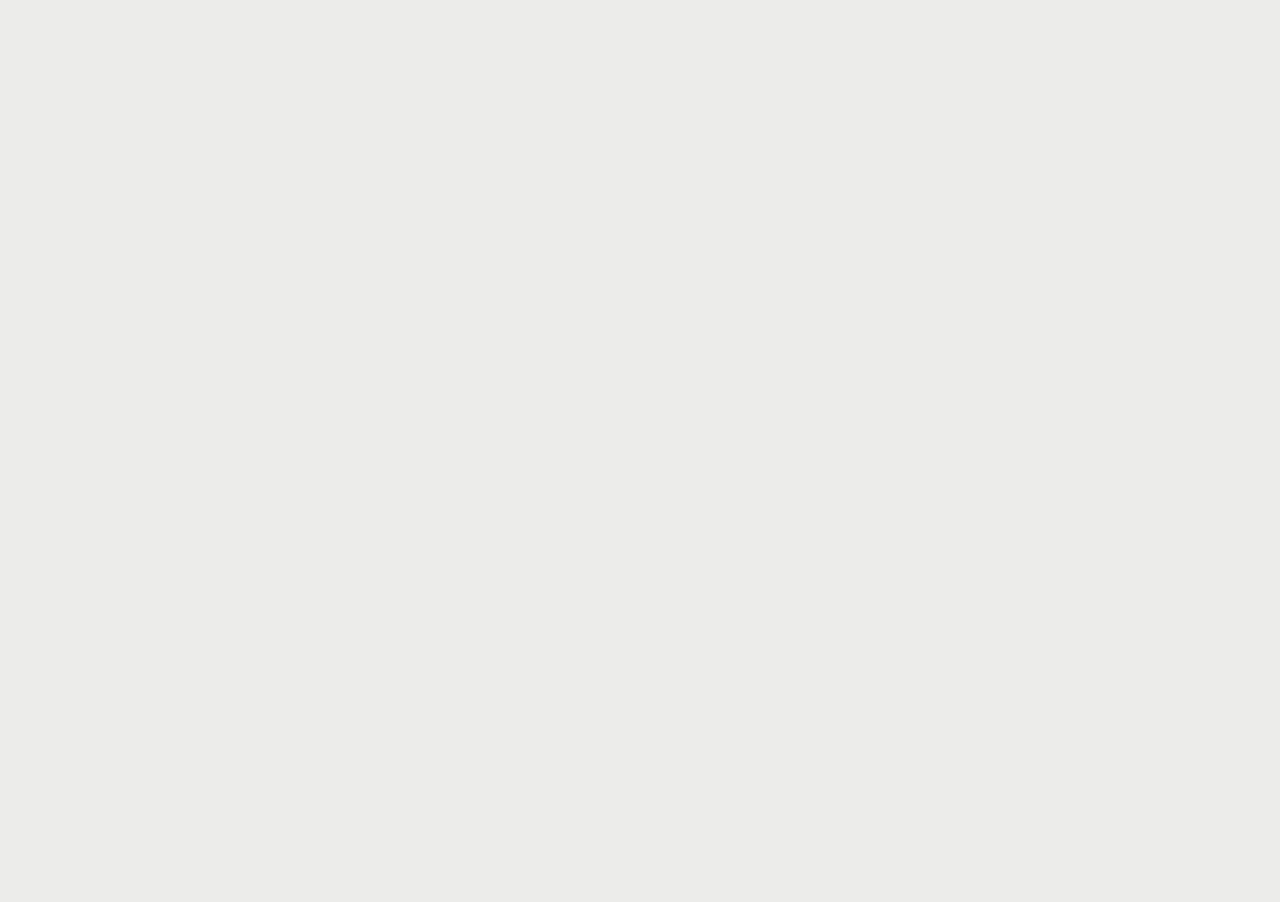
<file: project-3-frl.html>
<!DOCTYPE html>
<html lang="zxx">

<head>

    <meta charset="UTF-8">
    <meta name="viewport" content="width=device-width, initial-scale=1.0">
    <meta http-equiv="X-UA-Compatible" content="ie=edge">

    <!-- grid css -->
    <link rel="stylesheet" href="css/plugins/bootstrap-grid.css">
    <!-- font awesome css -->
    <link rel="stylesheet" href="css/plugins/fontawesome.min.css">
    <!-- swiper css -->
    <link rel="stylesheet" href="css/plugins/swiper.min.css">
    <!-- okai css -->
    <link rel="stylesheet" href="css/style-friendly.css">
    <!-- page title -->
    <title>Pixy</title>

</head>

<body>

    <!-- wrapper -->
    <div id="smooth-wrapper" class="mil-page-wrapper">

        <div id="swup-opm"></div>

        <!-- cursor -->
        <div class="mil-cursor-follower"></div>
        <!-- cursor end -->

        <!-- preloader -->
        <div class="mil-preloader">
            <div class="mil-preloader-animation">
                <div class="mil-pos-abs mil-animation-1">
                    <p class="mil-head1 mil-m1">Pioneering</p>
                    <p class="mil-head1 mil-a2">Creative</p>
                    <p class="mil-head1 mil-m1">Excellence</p>
                </div>
                <div class="mil-pos-abs mil-animation-2">
                    <div class="mil-reveal-frame">
                        <p class="mil-reveal-box"></p>
                        <p class="mil-head1 mil-m1">pixy.com</p>
                    </div>
                </div>
            </div>
        </div>
        <!-- preloader end -->

        <!-- scroll progress -->
        <div class="mil-progress-track">
            <div class="mil-progress"></div>
        </div>
        <!-- scroll progress end -->

        <!-- fixed elements -->
        <div class="mil-fixed">
            <div class="mil-top-panel">
                <div class="mil-left-side mil-type-1 mil-tp-transition" id="swupTpLeft">
                    <a href="#top" class="mil-logo mil-scroll-to" data-no-swup>
                        <i class="far fa-cube"></i>
                        <span>Pixy</span>
                    </a>
                </div>
                <div class="mil-buttons-tp-frame mil-c-gone">
                    <p class="mil-stylized mil-m1 mil-phone"><span class="mil-m2">Phone:</span> +28 (054) 167 xx 77</p>
                    <div class="mil-buttons">
                        <a href="contact-frl.html" class="mil-tp-btn"><i class="fal fa-envelope"></i></a>
                        <div class="mil-tp-btn">
                            <div class="mil-menu-btn"><span></span></div>
                        </div>
                    </div>
                </div>
            </div>

            <div class="mil-menu-frame">
                <div class="mil-menu-window">
                    <div class="mil-menu-section mil-inner-scroll" id="swupMenu">
                        <ul class="mil-main-menu mil-c-gone">
                            <li class="mil-has-children">
                                <a href="#.">Template style</a>
                                <ul>
                                    <li class="mil-current"><a href="home-1.html" target="_blank" data-no-swup>Friendly</a></li>
                                    <li><a href="home-4.html" target="_blank" data-no-swup>Stylish</a></li>
                                </ul>
                            </li>
                            <li class="mil-has-children">
                                <a href="#.">Home type</a>
                                <ul>
                                    <li><a href="home-1.html">Corporate</a></li>
                                    <li><a href="home-2.html">Agency</a></li>
                                    <li><a href="home-3.html">Personal</a></li>
                                </ul>
                            </li>
                            <li class="mil-has-children">
                                <a href="#.">Portfolio</a>
                                <ul>
                                    <li><a href="portfolio-1-frl.html">Grid type 1</a></li>
                                    <li><a href="portfolio-2-frl.html">Grid type 2</a></li>
                                    <li><a href="portfolio-3-frl.html">Grid type 3</a></li>
                                </ul>
                            </li>
                            <li class="mil-has-children">
                                <a href="#.">Pages</a>
                                <ul>
                                    <li><a href="team-frl.html">Team</a></li>
                                    <li><a href="contact-frl.html">Contact</a></li>
                                    <li><a href="services-frl.html">Services</a></li>
                                    <li><a href="service-frl.html">Service single</a></li>
                                    <li><a href="blog-frl.html">Blog</a></li>
                                    <li><a href="publication-frl.html">Publication</a></li>
                                    <li><a href="404-frl.html">404</a></li>
                                </ul>
                            </li>
                        </ul>
                    </div>
                    <div class="mil-bottom">
                        <div class="mil-blog-section">
                            <div class="mil-jcb mil-aic">
                                <h4 class="mil-head4 mil-mb30">Latest from blog</h4>
                                <div class="mil-sb-nav mil-mb30">
                                    <div class="mil-slider-btn mil-sb-prev mil-c-gone"><i class="fal fa-arrow-left"></i></div>
                                    <div class="mil-slider-btn mil-sb-next mil-c-gone"><i class="fal fa-arrow-right"></i></div>
                                </div>
                            </div>
                            <div class="swiper-container mil-blog-slider-sm">
                                <div class="swiper-wrapper">
                                    <div class="swiper-slide">
                                        <a href="#." class="mil-blog-card-sm mil-c-gone">
                                            <div class="mil-cover">
                                                <div class="mil-hover-frame">
                                                    <img src="img/blog/1.jpg" alt="cover">
                                                </div>
                                            </div>
                                            <div class="mil-text-frame">
                                                <h4 class="mil-head6 mil-max-1row-text">How to Become a Graphic Designer in 10 Simple Steps</h4>
                                            </div>
                                        </a>
                                    </div>
                                    <div class="swiper-slide">
                                        <a href="#." class="mil-blog-card-sm mil-c-gone">
                                            <div class="mil-cover">
                                                <div class="mil-hover-frame">
                                                    <img src="img/blog/2.jpg" alt="cover">
                                                </div>
                                            </div>
                                            <div class="mil-text-frame">
                                                <h4 class="mil-head6 mil-max-1row-text">10 Essential Tools Every Graphic Designer Should Master</h4>
                                            </div>
                                        </a>
                                    </div>
                                    <div class="swiper-slide">
                                        <a href="#." class="mil-blog-card-sm mil-c-gone">
                                            <div class="mil-cover">
                                                <div class="mil-hover-frame">
                                                    <img src="img/blog/3.jpg" alt="cover">
                                                </div>
                                            </div>
                                            <div class="mil-text-frame">
                                                <h4 class="mil-head6 mil-max-1row-text">The Ultimate Guide to UI/UX Design for Beginners</h4>
                                            </div>
                                        </a>
                                    </div>
                                    <div class="swiper-slide">
                                        <a href="#." class="mil-blog-card-sm mil-c-gone">
                                            <div class="mil-cover">
                                                <div class="mil-hover-frame">
                                                    <img src="img/blog/4.jpg" alt="cover">
                                                </div>
                                            </div>
                                            <div class="mil-text-frame">
                                                <h4 class="mil-head6 mil-max-1row-text">How to Create Stunning Visuals with Minimal Effort</h4>
                                            </div>
                                        </a>
                                    </div>
                                </div>
                            </div>
                        </div>
                        <div class="mil-social-section">
                            <ul class="mil-social mil-c-gone">
                                <li><a href="#." target="_blank" data-no-swup><i class="far fa-circle"></i></a></li>
                                <li><a href="#." target="_blank" data-no-swup><i class="far fa-circle"></i></a></li>
                                <li><a href="#." target="_blank" data-no-swup><i class="far fa-circle"></i></a></li>
                                <li><a href="#." target="_blank" data-no-swup><i class="far fa-circle"></i></a></li>
                                <li><a href="#." target="_blank" data-no-swup><i class="far fa-circle"></i></a></li>
                            </ul>
                        </div>
                    </div>
                </div>
            </div>
        </div>
        <!-- fixed elements end -->

        <!-- page transition -->
        <div class="mil-transition-fade" id="swup">
            <div class="mil-transition-frame">

                <!-- content -->
                <div id="smooth-content" class="mil-content">

                    <!-- hero -->
                    <div class="mil-hero-1 mil-sm-hero mil-up" id="top">
                        <div class="container mil-hero-main mil-relative mil-aic">
                            <div class="mil-hero-text mil-scale-img" data-value-1="1.3" data-value-2="0.95">
                                <div class="mil-text-pad"></div>
                                <ul class="mil-breadcrumbs mil-mb60 mil-c-gone">
                                    <li>
                                        <a href="portfolio-1-frl.html">Portfolio</a>
                                    </li>
                                    <li>
                                        <a href="#.">Project</a>
                                    </li>
                                </ul>
                                <h1 class="mil-display2 mil-rubber">Young Design</h1>
                            </div>
                            <div class="mil-shapes mil-scale-img" data-value-1=".7" data-value-2="1.11">
                                <div class="mil-s-2"><img src="img/shapes/2.png" alt="shape"></div>
                                <div class="mil-s-3"><img src="img/shapes/3.png" alt="shape"></div>
                            </div>
                        </div>
                    </div>
                    <!-- hero end -->

                    <!-- details -->
                    <div>
                        <div class="container">
                            <div class="swiper-container mil-project-slider">
                                <div class="swiper-wrapper mil-c-swipe mil-c-light">
                                    <div class="swiper-slide">
                                        <div class="mil-project-img mil-port mil-up">
                                            <img src="img/works/3/2.jpg" alt="project" class="mil-scale-img" data-value-1="1.15" data-value-2="1">
                                        </div>
                                    </div>
                                    <div class="swiper-slide">
                                        <div class="mil-project-img mil-port mil-up">
                                            <img src="img/works/3/3.jpg" alt="project" class="mil-scale-img" data-value-1="1.15" data-value-2="1">
                                        </div>
                                    </div>
                                    <div class="swiper-slide">
                                        <div class="mil-project-img mil-port mil-up">
                                            <img src="img/works/3/4.jpg" alt="project" class="mil-scale-img" data-value-1="1.15" data-value-2="1">
                                        </div>
                                    </div>
                                    <div class="swiper-slide">
                                        <div class="mil-project-img mil-port mil-up">
                                            <img src="img/works/3/5.jpg" alt="project" class="mil-scale-img" data-value-1="1.15" data-value-2="1">
                                        </div>
                                    </div>
                                </div>
                            </div>
                        </div>
                    </div>
                    <div class="mil-p-160-100">
                        <div class="container">
                            <div class="row">
                                <div class="col-lg-6">
                                    <div class="row">
                                        <div class="col-lg-4 mil-mb60">
                                            <h6 class="mil-head4 mil-mb30 mil-up">Client</h6>
                                            <p class="mil-text-md mil-up">Envato Market</p>
                                            <p class="mil-text-md mil-up"><a href="#." class="mil-text-link mil-a2" data-no-swup>Visit website</a></p>
                                        </div>
                                        <div class="col-lg-4 mil-mb60">
                                            <h6 class="mil-head4 mil-mb30 mil-up">Date</h6>
                                            <p class="mil-text-md mil-up">From April 2024</p>
                                            <p class="mil-text-md mil-up">To January 2025</p>
                                        </div>
                                        <div class="col-lg-4 mil-mb60">
                                            <h6 class="mil-head4 mil-mb30 mil-up">Executors</h6>
                                            <p class="mil-text-md mil-up">Emma Miller</p>
                                            <p class="mil-text-md mil-up">Paul Trueman</p>
                                        </div>
                                    </div>
                                </div>
                            </div>
                        </div>
                    </div>
                    <div>
                        <div class="container">
                            <div class="row mil-jcb mil-aic">
                                <div class="col-lg-6 mil-mb160">
                                    <div class="mil-project-img mil-square mil-up">
                                        <img src="img/works/3/1.jpg" alt="project" class="mil-scale-img" data-value-1="1.15" data-value-2="1">
                                    </div>
                                </div>
                                <div class="col-lg-5 mil-mb160">
                                    <p class="mil-stylized mil-m2 mil-mb60 mil-up">About project</p>
                                    <h2 class="mil-head2 mil-mb60 mil-up">Transforming <span class="mil-a1">Ideas</span> into Stunning Visual Narratives that <span class="mil-a2">Captivate</span> and Connect</h2>
                                    <p class="mil-text-md mil-up">Ducimus, expedita magnam assumenda in alias modi, ipsam. Dolor maxime iusto, labore dicta obcaecati, vero recusandae deleniti inventore commodi ex! Temporibus fuga quisquam deserunt nobis cum minima ipsa voluptatibus quasi aspernatur.</p>
                                </div>
                            </div>
                        </div>
                    </div>
                    <!-- details end -->

                    <!-- next project -->
                    <div class="container">
                        <div class="mil-half-container mil-up">
                            <div class="mil-text-box mil-g-m1 mil-p-160-160">
                                <p class="mil-stylized mil-a1 mil-mb60 mil-up">Next project</p>
                                <h2 class="mil-display3 mil-mb60 mil-m4 mil-up">Delicia de ruma</h2>
                                <p class="mil-text-md mil-deco-text mil-shortened mil-mb60 mil-up">Pariatur omnis labore sit, facilis tempora repudiandae earum</p>
                                <div class="mil-up"><a href="project-4-frl.html" class="mil-btn mil-btn-border mil-m4 mil-c-gone">View project</a></div>
                            </div>
                            <div class="mil-image-box">
                                <div class="mil-image-frame">
                                    <img src="img/works/4/1.jpg" alt="img" class="mil-scale-img" data-value-1="1.20" data-value-2="1">
                                    <div class="mil-overlay"></div>
                                </div>
                            </div>
                        </div>
                        <div class="row mil-aic mil-jcb mil-no-g">
                            <div class="col-lg-6">
                                <div class="mil-button-pad mil-a1 mil-jst" style="display: block"></div>
                            </div>
                            <div class="col-lg-6 mil-992-gone">
                                <div class="mil-text-pad">
                                    <p class="mil-stylized mil-up">Designing a Better World Today</p>
                                </div>
                            </div>
                        </div>
                    </div>
                    <!-- next project end -->

                    <!-- footer -->
                    <footer class="mil-footer mil-p-160-160">
                        <div class="container">
                            <div class="row mil-no-g">
                                <div class="col-lg-6 mil-up">
                                    <a href="contact-frl.html" class="mil-footer-contact mil-mb90">
                                        <h6 class="mil-footer-link mil-rubber mil-m1">Let’s TALK</h6>
                                        <span class="mil-stylized-btn mil-c-gone">
                                            <i class="fal fa-arrow-up"></i>
                                            <span>Read more</span>
                                        </span>
                                    </a>
                                </div>
                                <div class="col-lg-12">
                                    <div class="mil-footer-menu-frame mil-mb90 mil-up">
                                        <ul class="mil-footer-menu">
                                            <li><a href="#." class="mil-c-gone">Home</a></li>
                                            <li><a href="#." class="mil-c-gone">Services</a></li>
                                            <li><a href="#." class="mil-c-gone">About</a></li>
                                            <li><a href="#." class="mil-c-gone">Portfolio</a></li>
                                            <li><a href="#." class="mil-c-gone">Contact</a></li>
                                        </ul>
                                        <ul class="mil-social mil-c-gone">
                                            <li><a href="#." target="_blank" data-no-swup><i class="far fa-circle"></i></a></li>
                                            <li><a href="#." target="_blank" data-no-swup><i class="far fa-circle"></i></a></li>
                                            <li><a href="#." target="_blank" data-no-swup><i class="far fa-circle"></i></a></li>
                                            <li><a href="#." target="_blank" data-no-swup><i class="far fa-circle"></i></a></li>
                                            <li><a href="#." target="_blank" data-no-swup><i class="far fa-circle"></i></a></li>
                                        </ul>
                                    </div>
                                </div>
                                <div class="col-lg-12">
                                    <div class="mil-footer-bottom mil-up">
                                        <p class="mil-text-sm">©2024. All rights reserved.</p>
                                        <p class="mil-text-sm">Design by: <a href="https://themeforest.net/user/millerdigitaldesign/portfolio" class="mil-text-link mil-a2 mil-c-gone">Nazar Miller</a></p>
                                    </div>
                                </div>
                            </div>

                        </div>
                    </footer>
                    <!-- footer end -->

                </div>
                <!-- content -->

            </div>
        </div>
        <!-- page transition -->

    </div>
    <!-- wrapper end -->

    <!-- swup js -->
    <script src="js/plugins/swup.min.js"></script>
    <!-- gsap js -->
    <script src="js/plugins/gsap.min.js"></script>
    <!-- scroll smoother -->
    <script src="js/plugins/ScrollSmoother.min.js"></script>
    <!-- scroll trigger js -->
    <script src="js/plugins/ScrollTrigger.min.js"></script>
    <!-- scroll to js -->
    <script src="js/plugins/ScrollTo.min.js"></script>
    <!-- swiper js -->
    <script src="js/plugins/swiper.min.js"></script>
    <!-- parallax js -->
    <script src="js/plugins/parallax.js"></script>

    <!-- pixy js -->
    <script src="js/main.js"></script>

</body>

</html>
</file>
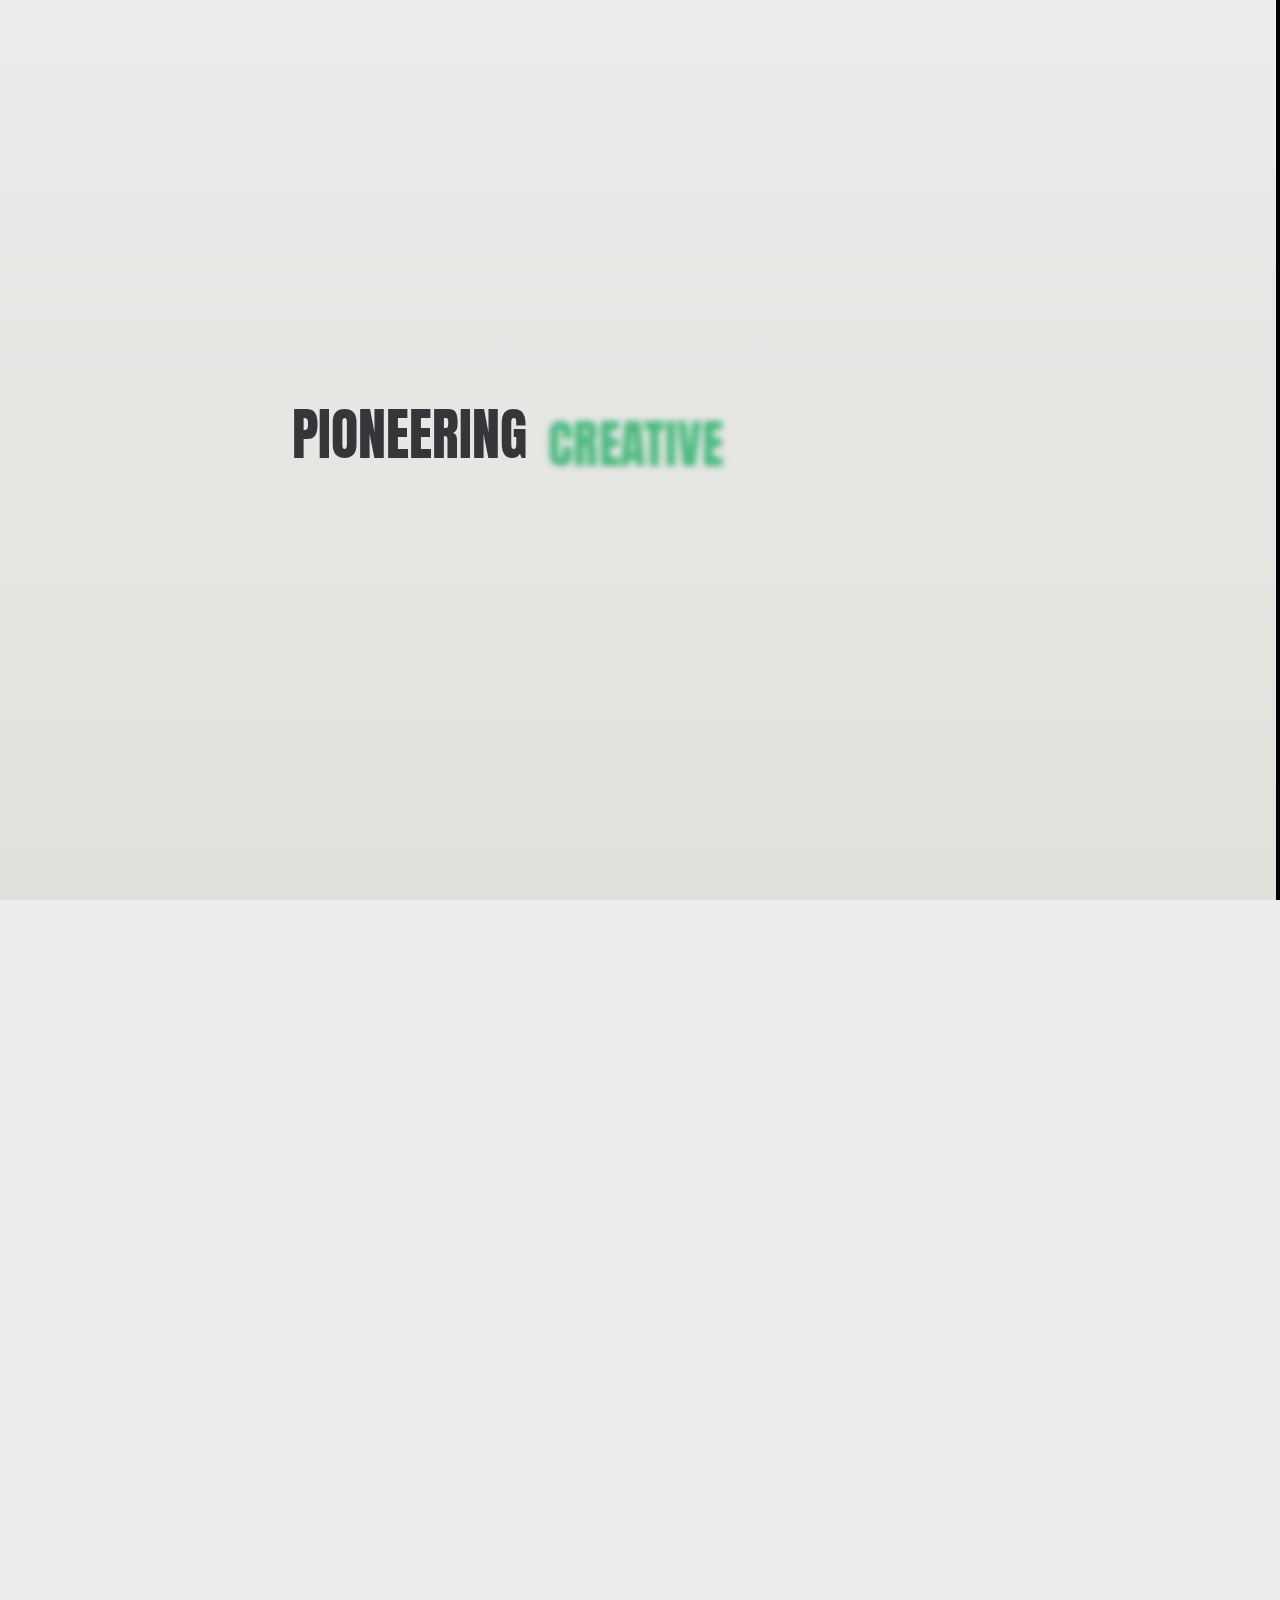
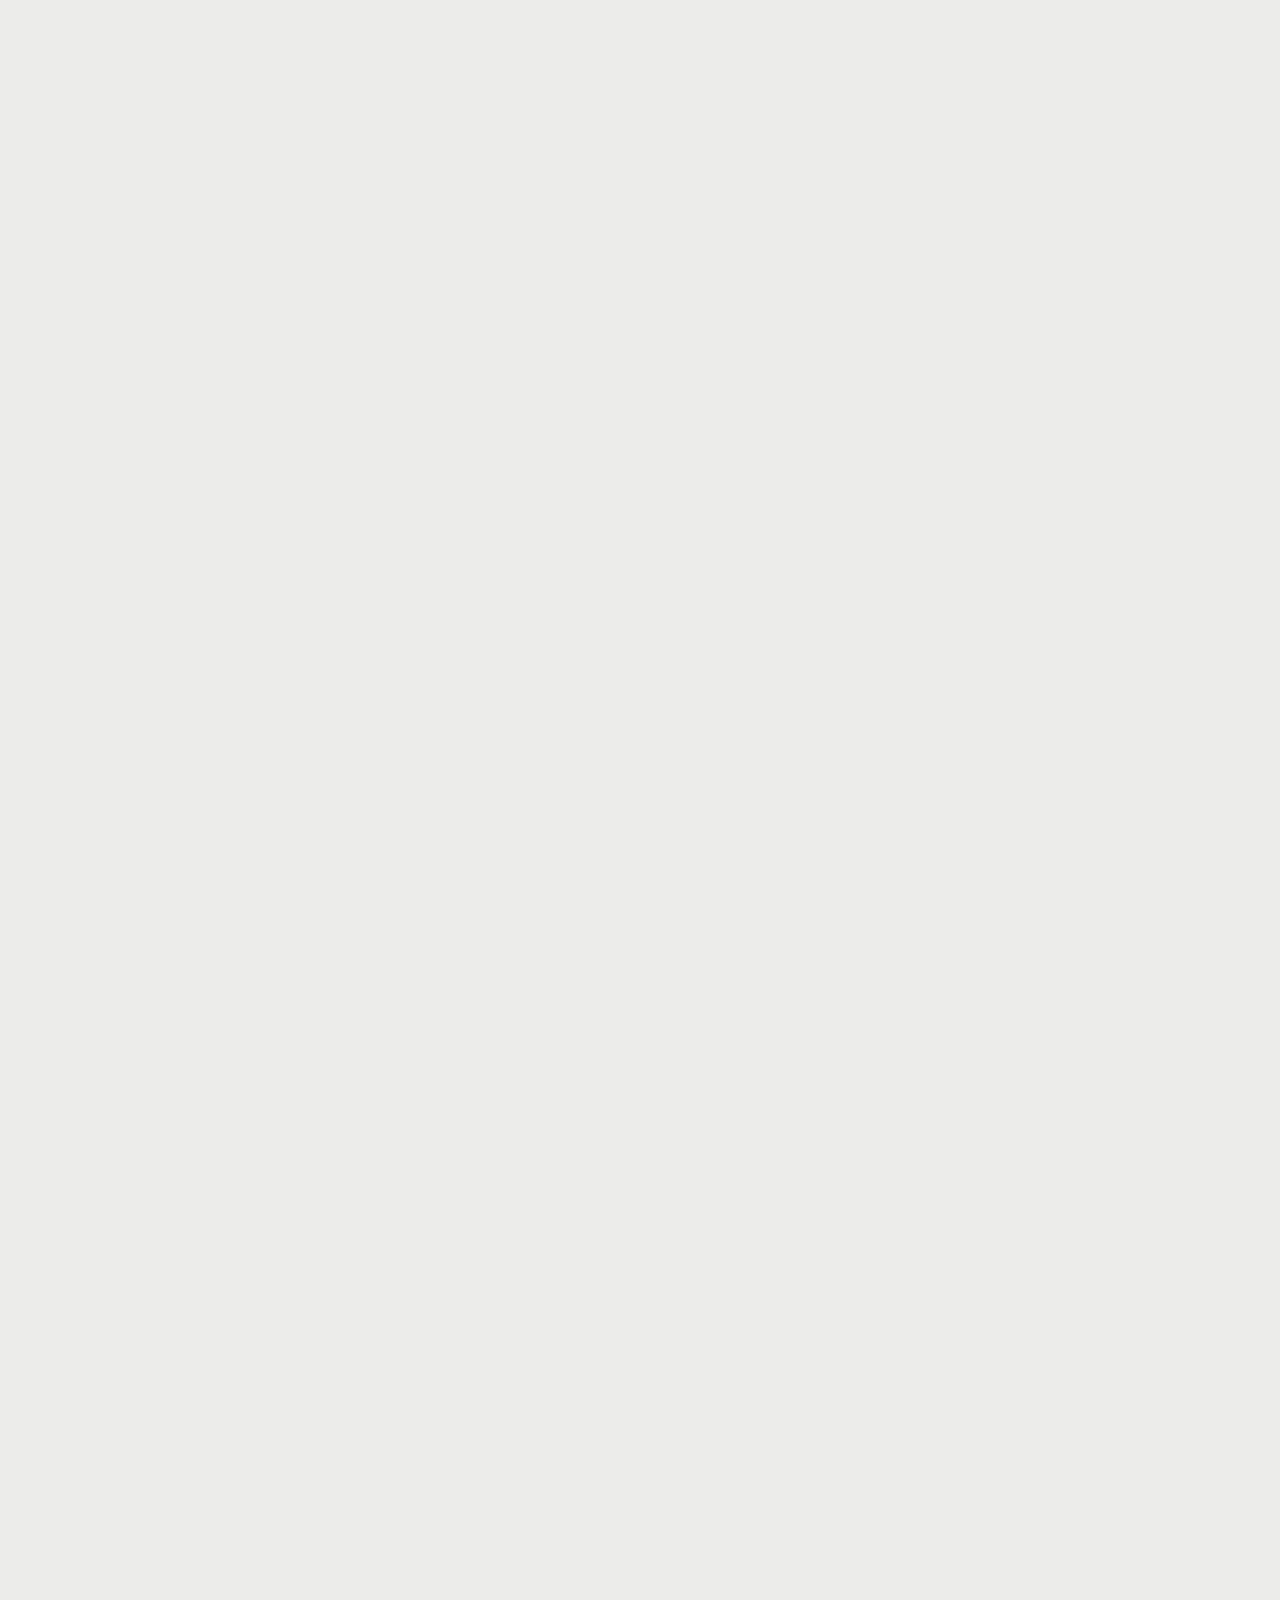
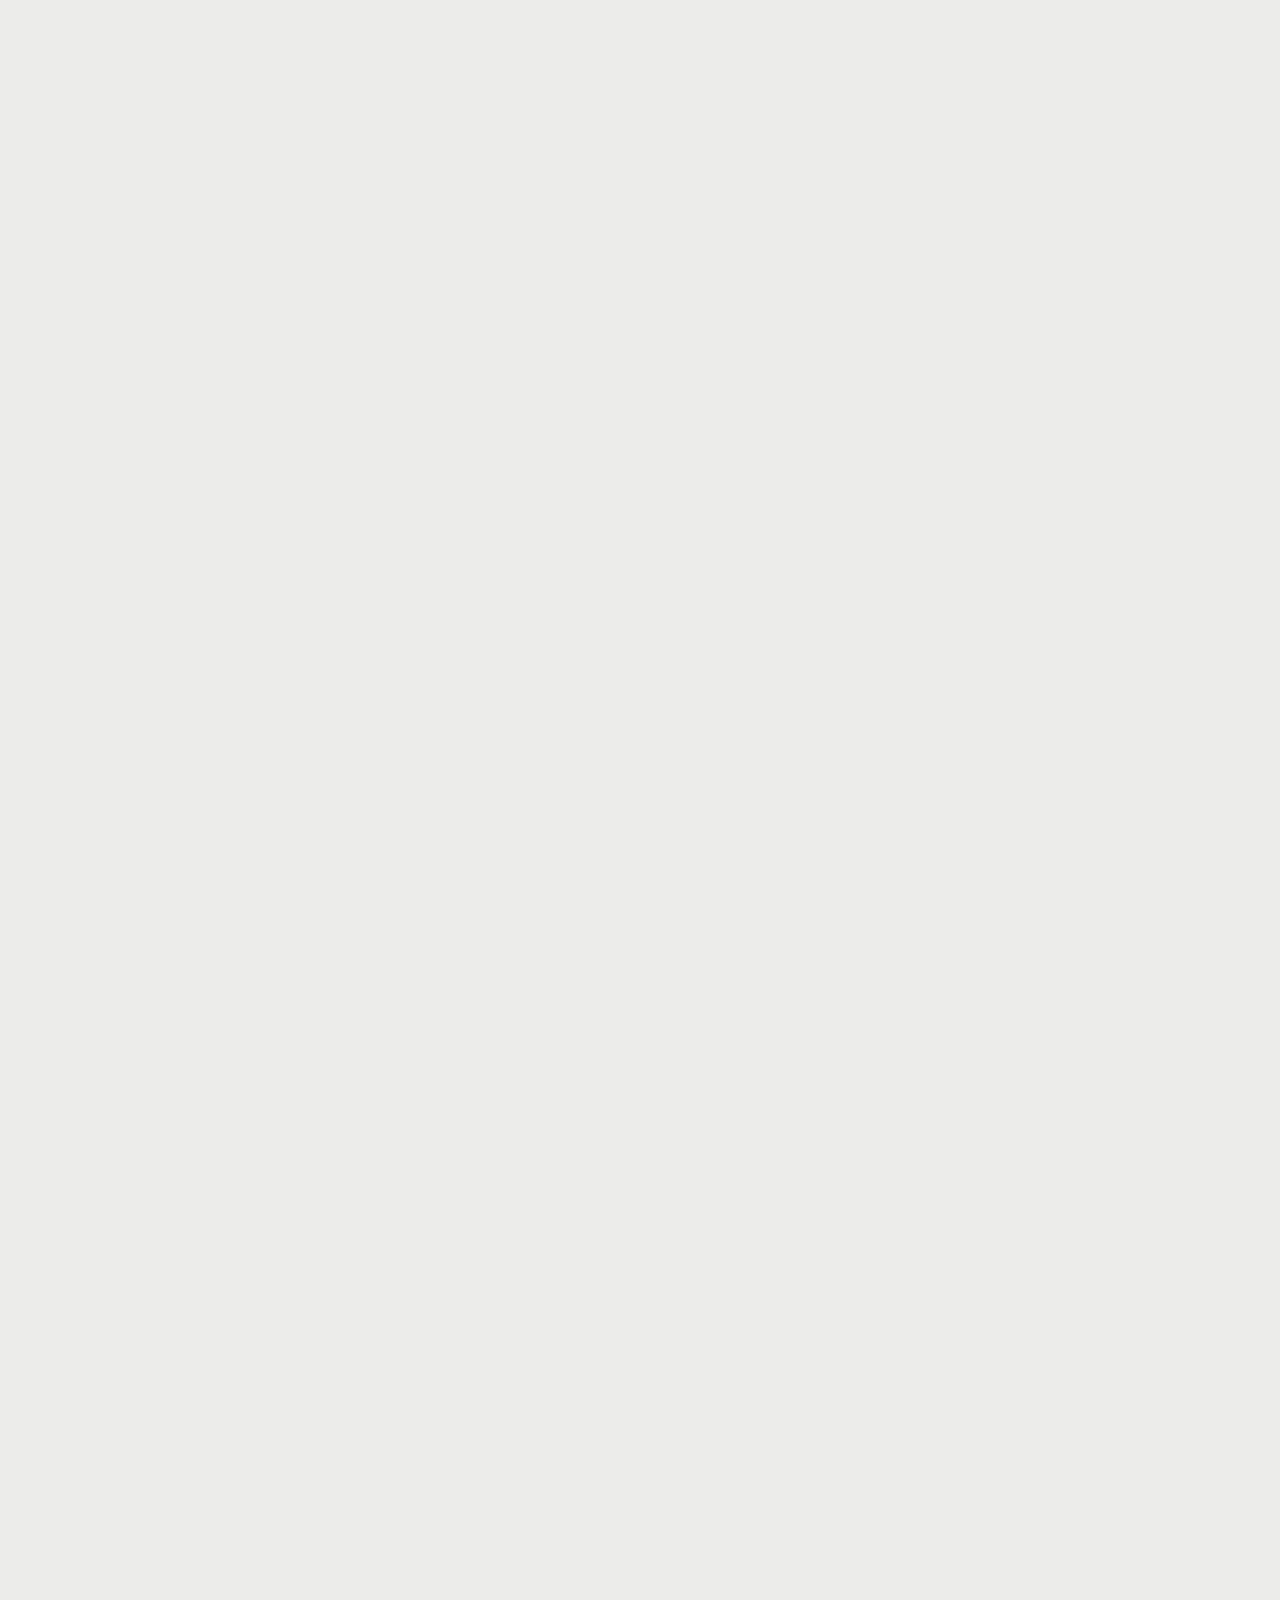
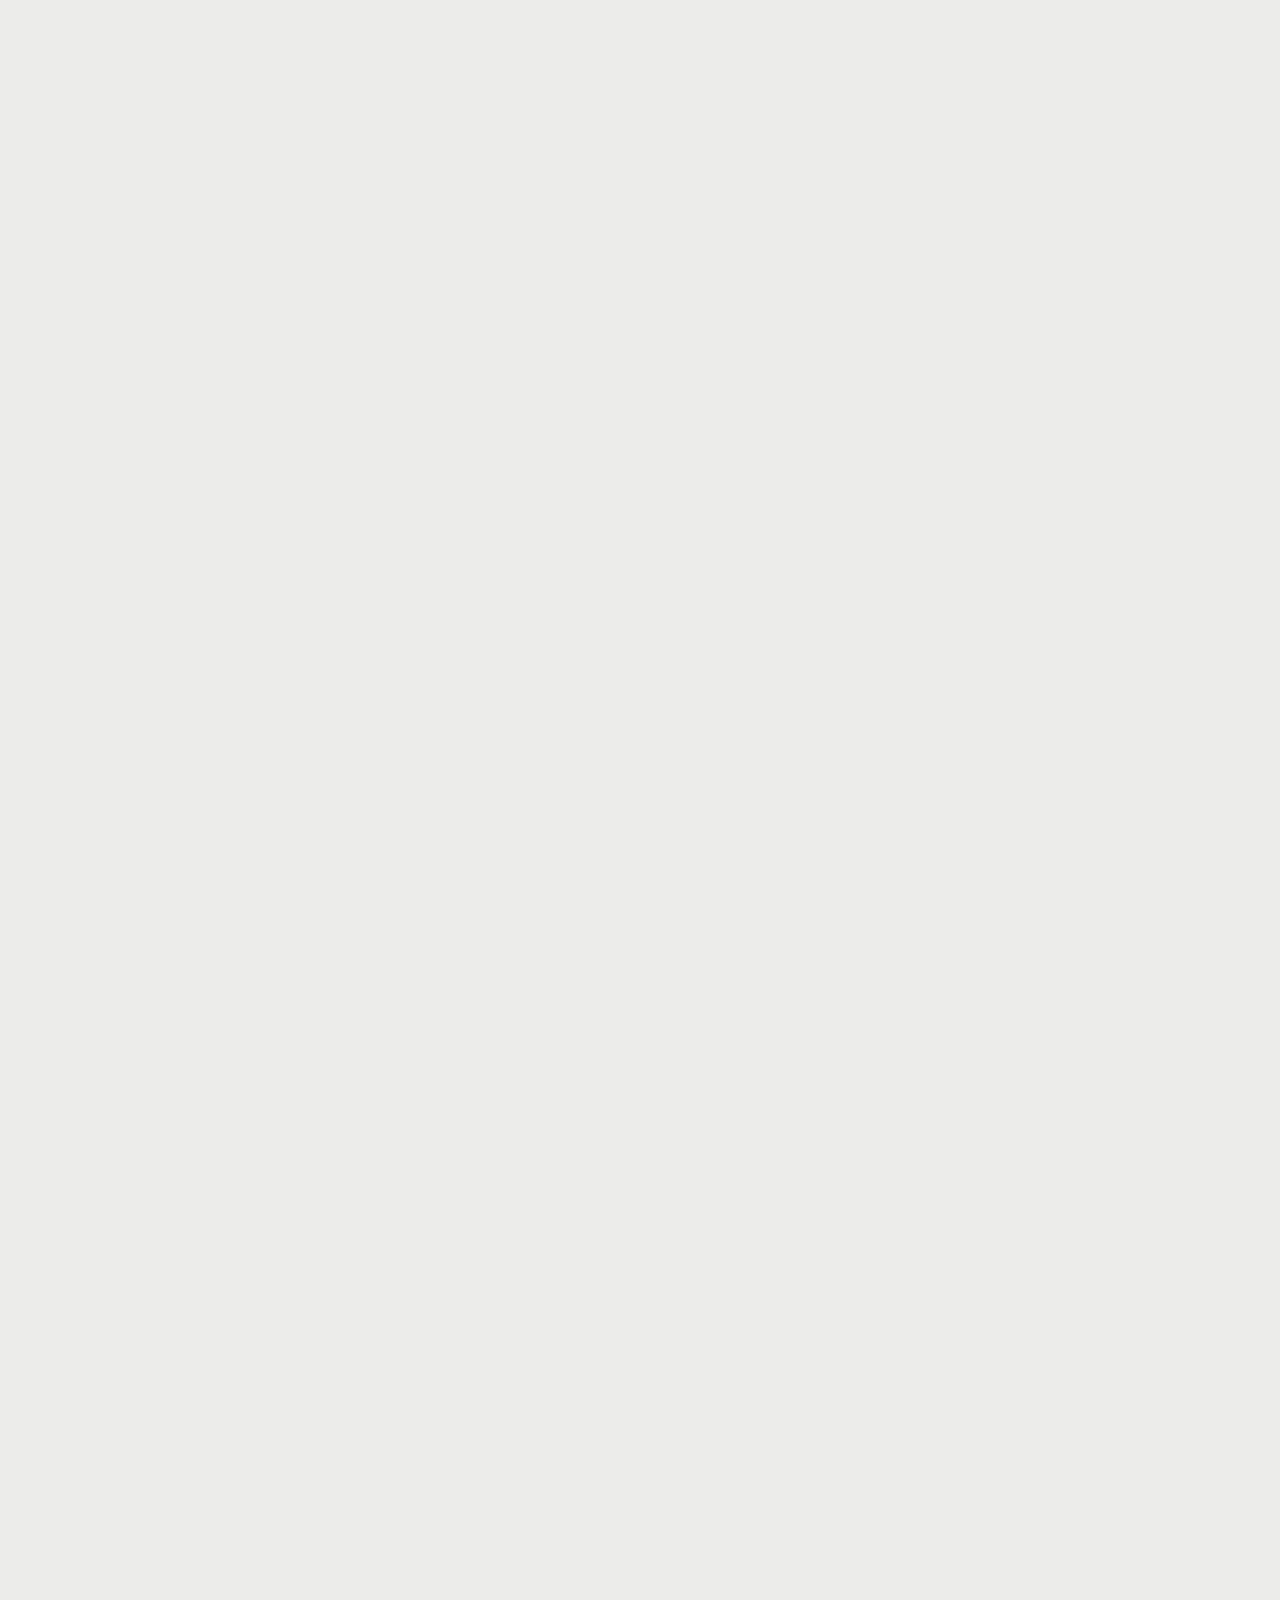
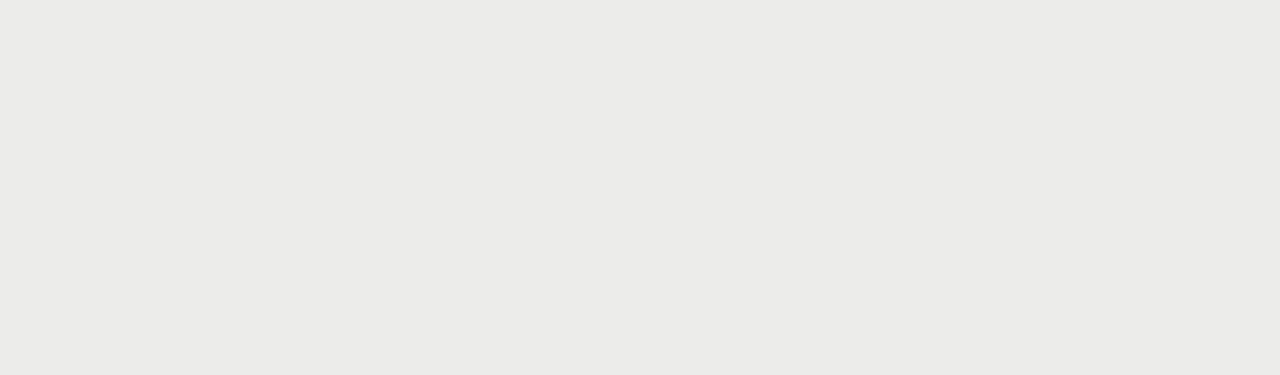
<file: project-4-frl.html>
<!DOCTYPE html>
<html lang="zxx">

<head>

    <meta charset="UTF-8">
    <meta name="viewport" content="width=device-width, initial-scale=1.0">
    <meta http-equiv="X-UA-Compatible" content="ie=edge">

    <!-- grid css -->
    <link rel="stylesheet" href="css/plugins/bootstrap-grid.css">
    <!-- font awesome css -->
    <link rel="stylesheet" href="css/plugins/fontawesome.min.css">
    <!-- swiper css -->
    <link rel="stylesheet" href="css/plugins/swiper.min.css">
    <!-- okai css -->
    <link rel="stylesheet" href="css/style-friendly.css">
    <!-- page title -->
    <title>Pixy</title>

</head>

<body>

    <!-- wrapper -->
    <div id="smooth-wrapper" class="mil-page-wrapper">

        <div id="swup-opm"></div>

        <!-- cursor -->
        <div class="mil-cursor-follower"></div>
        <!-- cursor end -->

        <!-- preloader -->
        <div class="mil-preloader">
            <div class="mil-preloader-animation">
                <div class="mil-pos-abs mil-animation-1">
                    <p class="mil-head1 mil-m1">Pioneering</p>
                    <p class="mil-head1 mil-a2">Creative</p>
                    <p class="mil-head1 mil-m1">Excellence</p>
                </div>
                <div class="mil-pos-abs mil-animation-2">
                    <div class="mil-reveal-frame">
                        <p class="mil-reveal-box"></p>
                        <p class="mil-head1 mil-m1">pixy.com</p>
                    </div>
                </div>
            </div>
        </div>
        <!-- preloader end -->

        <!-- scroll progress -->
        <div class="mil-progress-track">
            <div class="mil-progress"></div>
        </div>
        <!-- scroll progress end -->

        <!-- fixed elements -->
        <div class="mil-fixed">
            <div class="mil-top-panel">
                <div class="mil-left-side mil-type-1 mil-tp-transition" id="swupTpLeft">
                    <a href="#top" class="mil-logo mil-scroll-to" data-no-swup>
                        <i class="far fa-cube"></i>
                        <span>Pixy</span>
                    </a>
                </div>
                <div class="mil-buttons-tp-frame mil-c-gone">
                    <p class="mil-stylized mil-m1 mil-phone"><span class="mil-m2">Phone:</span> +28 (054) 167 xx 77</p>
                    <div class="mil-buttons">
                        <a href="contact-frl.html" class="mil-tp-btn"><i class="fal fa-envelope"></i></a>
                        <div class="mil-tp-btn">
                            <div class="mil-menu-btn"><span></span></div>
                        </div>
                    </div>
                </div>
            </div>

            <div class="mil-menu-frame">
                <div class="mil-menu-window">
                    <div class="mil-menu-section mil-inner-scroll" id="swupMenu">
                        <ul class="mil-main-menu mil-c-gone">
                            <li class="mil-has-children">
                                <a href="#.">Template style</a>
                                <ul>
                                    <li class="mil-current"><a href="home-1.html" target="_blank" data-no-swup>Friendly</a></li>
                                    <li><a href="home-4.html" target="_blank" data-no-swup>Stylish</a></li>
                                </ul>
                            </li>
                            <li class="mil-has-children">
                                <a href="#.">Home type</a>
                                <ul>
                                    <li><a href="home-1.html">Corporate</a></li>
                                    <li><a href="home-2.html">Agency</a></li>
                                    <li><a href="home-3.html">Personal</a></li>
                                </ul>
                            </li>
                            <li class="mil-has-children">
                                <a href="#.">Portfolio</a>
                                <ul>
                                    <li><a href="portfolio-1-frl.html">Grid type 1</a></li>
                                    <li><a href="portfolio-2-frl.html">Grid type 2</a></li>
                                    <li><a href="portfolio-3-frl.html">Grid type 3</a></li>
                                </ul>
                            </li>
                            <li class="mil-has-children">
                                <a href="#.">Pages</a>
                                <ul>
                                    <li><a href="team-frl.html">Team</a></li>
                                    <li><a href="contact-frl.html">Contact</a></li>
                                    <li><a href="services-frl.html">Services</a></li>
                                    <li><a href="service-frl.html">Service single</a></li>
                                    <li><a href="blog-frl.html">Blog</a></li>
                                    <li><a href="publication-frl.html">Publication</a></li>
                                    <li><a href="404-frl.html">404</a></li>
                                </ul>
                            </li>
                        </ul>
                    </div>
                    <div class="mil-bottom">
                        <div class="mil-blog-section">
                            <div class="mil-jcb mil-aic">
                                <h4 class="mil-head4 mil-mb30">Latest from blog</h4>
                                <div class="mil-sb-nav mil-mb30">
                                    <div class="mil-slider-btn mil-sb-prev mil-c-gone"><i class="fal fa-arrow-left"></i></div>
                                    <div class="mil-slider-btn mil-sb-next mil-c-gone"><i class="fal fa-arrow-right"></i></div>
                                </div>
                            </div>
                            <div class="swiper-container mil-blog-slider-sm">
                                <div class="swiper-wrapper">
                                    <div class="swiper-slide">
                                        <a href="#." class="mil-blog-card-sm mil-c-gone">
                                            <div class="mil-cover">
                                                <div class="mil-hover-frame">
                                                    <img src="img/blog/1.jpg" alt="cover">
                                                </div>
                                            </div>
                                            <div class="mil-text-frame">
                                                <h4 class="mil-head6 mil-max-1row-text">How to Become a Graphic Designer in 10 Simple Steps</h4>
                                            </div>
                                        </a>
                                    </div>
                                    <div class="swiper-slide">
                                        <a href="#." class="mil-blog-card-sm mil-c-gone">
                                            <div class="mil-cover">
                                                <div class="mil-hover-frame">
                                                    <img src="img/blog/2.jpg" alt="cover">
                                                </div>
                                            </div>
                                            <div class="mil-text-frame">
                                                <h4 class="mil-head6 mil-max-1row-text">10 Essential Tools Every Graphic Designer Should Master</h4>
                                            </div>
                                        </a>
                                    </div>
                                    <div class="swiper-slide">
                                        <a href="#." class="mil-blog-card-sm mil-c-gone">
                                            <div class="mil-cover">
                                                <div class="mil-hover-frame">
                                                    <img src="img/blog/3.jpg" alt="cover">
                                                </div>
                                            </div>
                                            <div class="mil-text-frame">
                                                <h4 class="mil-head6 mil-max-1row-text">The Ultimate Guide to UI/UX Design for Beginners</h4>
                                            </div>
                                        </a>
                                    </div>
                                    <div class="swiper-slide">
                                        <a href="#." class="mil-blog-card-sm mil-c-gone">
                                            <div class="mil-cover">
                                                <div class="mil-hover-frame">
                                                    <img src="img/blog/4.jpg" alt="cover">
                                                </div>
                                            </div>
                                            <div class="mil-text-frame">
                                                <h4 class="mil-head6 mil-max-1row-text">How to Create Stunning Visuals with Minimal Effort</h4>
                                            </div>
                                        </a>
                                    </div>
                                </div>
                            </div>
                        </div>
                        <div class="mil-social-section">
                            <ul class="mil-social mil-c-gone">
                                <li><a href="#." target="_blank" data-no-swup><i class="far fa-circle"></i></a></li>
                                <li><a href="#." target="_blank" data-no-swup><i class="far fa-circle"></i></a></li>
                                <li><a href="#." target="_blank" data-no-swup><i class="far fa-circle"></i></a></li>
                                <li><a href="#." target="_blank" data-no-swup><i class="far fa-circle"></i></a></li>
                                <li><a href="#." target="_blank" data-no-swup><i class="far fa-circle"></i></a></li>
                            </ul>
                        </div>
                    </div>
                </div>
            </div>
        </div>
        <!-- fixed elements end -->

        <!-- page transition -->
        <div class="mil-transition-fade" id="swup">
            <div class="mil-transition-frame">

                <!-- content -->
                <div id="smooth-content" class="mil-content">

                    <!-- hero -->
                    <div class="mil-hero-1 mil-sm-hero mil-up" id="top">
                        <div class="container mil-hero-main mil-relative mil-aic">
                            <div class="mil-hero-text mil-scale-img" data-value-1="1.3" data-value-2="0.95">
                                <div class="mil-text-pad"></div>
                                <ul class="mil-breadcrumbs mil-mb60 mil-c-gone">
                                    <li>
                                        <a href="portfolio-1-frl.html">Portfolio</a>
                                    </li>
                                    <li>
                                        <a href="#.">Project</a>
                                    </li>
                                </ul>
                                <h1 class="mil-display2 mil-rubber">Delicia de ruma</h1>
                            </div>
                            <div class="mil-shapes mil-scale-img" data-value-1=".7" data-value-2="1.11">
                                <div class="mil-s-2"><img src="img/shapes/2.png" alt="shape"></div>
                                <div class="mil-s-3"><img src="img/shapes/3.png" alt="shape"></div>
                            </div>
                        </div>
                    </div>
                    <!-- hero end -->

                    <!-- details -->
                    <div>
                        <div class="mil-project-img mil-long mil-up">
                            <img src="img/works/4/1.jpg" alt="project" class="mil-scale-img" data-value-1="1.15" data-value-2="1">
                        </div>
                    </div>
                    <div class="mil-p-160-100">
                        <div class="container">
                            <div class="row">
                                <div class="col-lg-4 mil-mb60">
                                    <h6 class="mil-head4 mil-mb30 mil-up">Client</h6>
                                    <p class="mil-text-md mil-up">Envato Market</p>
                                    <p class="mil-text-md mil-up"><a href="#." class="mil-text-link mil-a2" data-no-swup>Visit website</a></p>
                                </div>
                                <div class="col-lg-4 mil-mb60">
                                    <h6 class="mil-head4 mil-mb30 mil-up">Date</h6>
                                    <p class="mil-text-md mil-up">From April 2024</p>
                                    <p class="mil-text-md mil-up">To January 2025</p>
                                </div>
                                <div class="col-lg-4 mil-mb60">
                                    <h6 class="mil-head4 mil-mb30 mil-up">Executors</h6>
                                    <p class="mil-text-md mil-up">Emma Miller</p>
                                    <p class="mil-text-md mil-up">Paul Trueman</p>
                                </div>
                            </div>
                        </div>
                    </div>
                    <div class="mil-p-0-130">
                        <div class="container">
                            <div class="row">
                                <div class="col-lg-6">
                                    <div class="mil-project-img mil-port mil-mb30 mil-up">
                                        <img src="img/works/4/2.jpg" alt="project" class="mil-scale-img" data-value-1="1.15" data-value-2="1">
                                    </div>
                                </div>
                                <div class="col-lg-6">
                                    <div class="mil-project-img mil-port mil-mb30 mil-up">
                                        <img src="img/works/4/3.jpg" alt="project" class="mil-scale-img" data-value-1="1.15" data-value-2="1">
                                    </div>
                                </div>
                                <div class="col-lg-6">
                                    <div class="mil-project-img mil-port mil-mb30 mil-up">
                                        <img src="img/works/4/4.jpg" alt="project" class="mil-scale-img" data-value-1="1.15" data-value-2="1">
                                    </div>
                                </div>
                                <div class="col-lg-6">
                                    <div class="mil-project-img mil-port mil-mb30 mil-up">
                                        <img src="img/works/4/5.jpg" alt="project" class="mil-scale-img" data-value-1="1.15" data-value-2="1">
                                    </div>
                                </div>
                            </div>
                        </div>
                    </div>
                    <div class="mil-p-0-160">
                        <div class="container mil-relative">
                            <div class="mil-objects">
                                <div class="mil-obj-1"></div>
                                <div class="mil-obj-2"></div>
                            </div>
                            <h2 class="mil-head1 mil-rubber mil-taс mil-up">Transforming <span class="mil-a1">Ideas</span> into Stunning Visual Narratives that <span class="mil-a2">Captivate</span> and Connect</h2>
                        </div>
                    </div>
                    <div class="mil-p-0-130">
                        <div class="container">
                            <div class="row mil-jcb">
                                <div class="col-lg-6">
                                    <p class="mil-text-md mil-mb30 mil-up">Ducimus, expedita magnam assumenda in alias modi, ipsam. Dolor maxime iusto, labore dicta obcaecati, vero recusandae deleniti inventore commodi ex! Temporibus fuga quisquam deserunt nobis cum minima ipsa voluptatibus quasi aspernatur accusantium et saepe porro rem dolorem ad neque eaque vel, perspiciatis doloribus earum. Pariatur omnis labore sit, facilis tempora repudiandae earum illo ducimus ullam quaerat, repellendus! Voluptatum dolor, sint fugiat a!</p>
                                    <p class="mil-text-md mil-mb30 mil-up">Pariatur omnis labore sit, facilis tempora repudiandae earum illo ducimus ullam quaerat, repellendus! Voluptatum dolor, sint fugiat a!</p>
                                </div>
                                <div class="col-lg-5">
                                    <p class="mil-text-md mil-mb30 mil-up">Temporibus fuga quisquam deserunt nobis cum minima ipsa voluptatibus quasi aspernatur accusantium et saepe porro rem dolorem ad neque eaque vel, perspiciatis doloribus earum. Pariatur omnis labore sit, facilis tempora repudiandae earum illo ducimus ullam quaerat, repellendus! Voluptatum dolor, sint fugiat a!</p>
                                </div>
                            </div>
                        </div>
                    </div>
                    <div>
                        <div class="container">
                            <div class="row mil-jcb mil-aic">
                                <div class="col-lg-12 mil-mb160">
                                    <div class="mil-project-img mil-land mil-up">
                                        <img src="img/works/4/6.jpg" alt="project" class="mil-scale-img" data-value-1="1.15" data-value-2="1">
                                    </div>
                                </div>
                            </div>
                        </div>
                    </div>
                    <div class="mil-p-0-160">
                        <div class="container mil-relative mil-jcc">
                            <h2 class="mil-head1 mil-rubber mil-up">Designing a Better World Today</h2>
                        </div>
                    </div>
                    <!-- details end -->

                    <!-- next project -->
                    <div class="container">
                        <div class="mil-half-container mil-up">
                            <div class="mil-text-box mil-g-m1 mil-p-160-160">
                                <p class="mil-stylized mil-a1 mil-mb60 mil-up">Next project</p>
                                <h2 class="mil-display3 mil-mb60 mil-m4 mil-up">VanMoof Branding</h2>
                                <p class="mil-text-md mil-deco-text mil-shortened mil-mb60 mil-up">Pariatur omnis labore sit, facilis tempora repudiandae earum illo ducimus ullam quaerat, repellendus! Voluptatum dolor, sint fugiat a!</p>
                                <div class="mil-up"><a href="project-5-frl.html" class="mil-btn mil-btn-border mil-m4 mil-c-gone">View project</a></div>
                            </div>
                            <div class="mil-image-box">
                                <div class="mil-image-frame">
                                    <img src="img/works/5/1.jpg" alt="img" class="mil-scale-img" data-value-1="1.20" data-value-2="1" style="object-position: top;">
                                    <div class="mil-overlay"></div>
                                </div>
                            </div>
                        </div>
                        <div class="row mil-aic mil-jcb mil-no-g">
                            <div class="col-lg-6">
                                <div class="mil-button-pad mil-a1 mil-jst" style="display: block"></div>
                            </div>
                            <div class="col-lg-6 mil-992-gone">
                                <div class="mil-text-pad">
                                    <p class="mil-stylized mil-up">Designing a Better World Today</p>
                                </div>
                            </div>
                        </div>
                    </div>
                    <!-- next project end -->

                    <!-- footer -->
                    <footer class="mil-footer mil-p-160-160">
                        <div class="container">
                            <div class="row mil-no-g">
                                <div class="col-lg-6 mil-up">
                                    <a href="contact-frl.html" class="mil-footer-contact mil-mb90">
                                        <h6 class="mil-footer-link mil-rubber mil-m1">Let’s TALK</h6>
                                        <span class="mil-stylized-btn mil-c-gone">
                                            <i class="fal fa-arrow-up"></i>
                                            <span>Read more</span>
                                        </span>
                                    </a>
                                </div>
                                <div class="col-lg-12">
                                    <div class="mil-footer-menu-frame mil-mb90 mil-up">
                                        <ul class="mil-footer-menu">
                                            <li><a href="#." class="mil-c-gone">Home</a></li>
                                            <li><a href="#." class="mil-c-gone">Services</a></li>
                                            <li><a href="#." class="mil-c-gone">About</a></li>
                                            <li><a href="#." class="mil-c-gone">Portfolio</a></li>
                                            <li><a href="#." class="mil-c-gone">Contact</a></li>
                                        </ul>
                                        <ul class="mil-social mil-c-gone">
                                            <li><a href="#." target="_blank" data-no-swup><i class="far fa-circle"></i></a></li>
                                            <li><a href="#." target="_blank" data-no-swup><i class="far fa-circle"></i></a></li>
                                            <li><a href="#." target="_blank" data-no-swup><i class="far fa-circle"></i></a></li>
                                            <li><a href="#." target="_blank" data-no-swup><i class="far fa-circle"></i></a></li>
                                            <li><a href="#." target="_blank" data-no-swup><i class="far fa-circle"></i></a></li>
                                        </ul>
                                    </div>
                                </div>
                                <div class="col-lg-12">
                                    <div class="mil-footer-bottom mil-up">
                                        <p class="mil-text-sm">©2024. All rights reserved.</p>
                                        <p class="mil-text-sm">Design by: <a href="https://themeforest.net/user/millerdigitaldesign/portfolio" class="mil-text-link mil-a2 mil-c-gone">Nazar Miller</a></p>
                                    </div>
                                </div>
                            </div>

                        </div>
                    </footer>
                    <!-- footer end -->

                </div>
                <!-- content -->

            </div>
        </div>
        <!-- page transition -->

    </div>
    <!-- wrapper end -->

    <!-- swup js -->
    <script src="js/plugins/swup.min.js"></script>
    <!-- gsap js -->
    <script src="js/plugins/gsap.min.js"></script>
    <!-- scroll smoother -->
    <script src="js/plugins/ScrollSmoother.min.js"></script>
    <!-- scroll trigger js -->
    <script src="js/plugins/ScrollTrigger.min.js"></script>
    <!-- scroll to js -->
    <script src="js/plugins/ScrollTo.min.js"></script>
    <!-- swiper js -->
    <script src="js/plugins/swiper.min.js"></script>
    <!-- parallax js -->
    <script src="js/plugins/parallax.js"></script>

    <!-- pixy js -->
    <script src="js/main.js"></script>

</body>

</html>
</file>
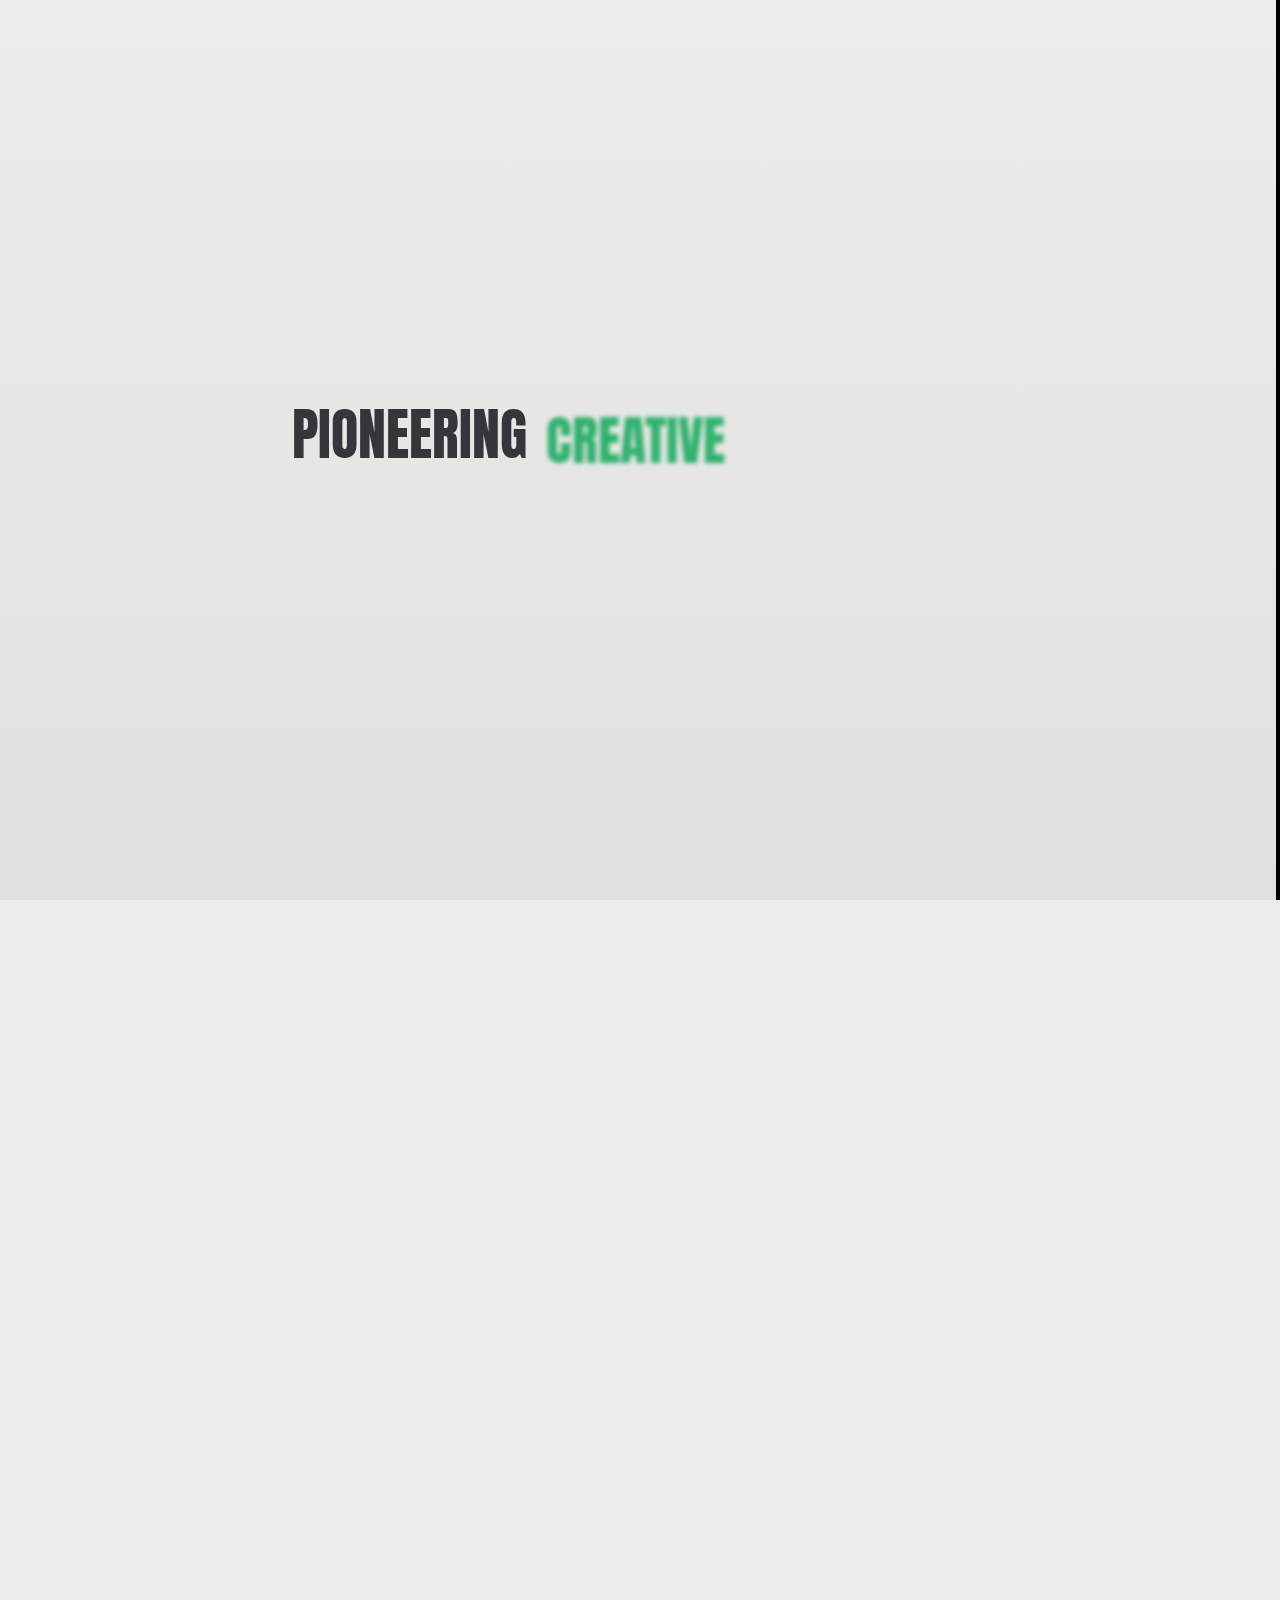
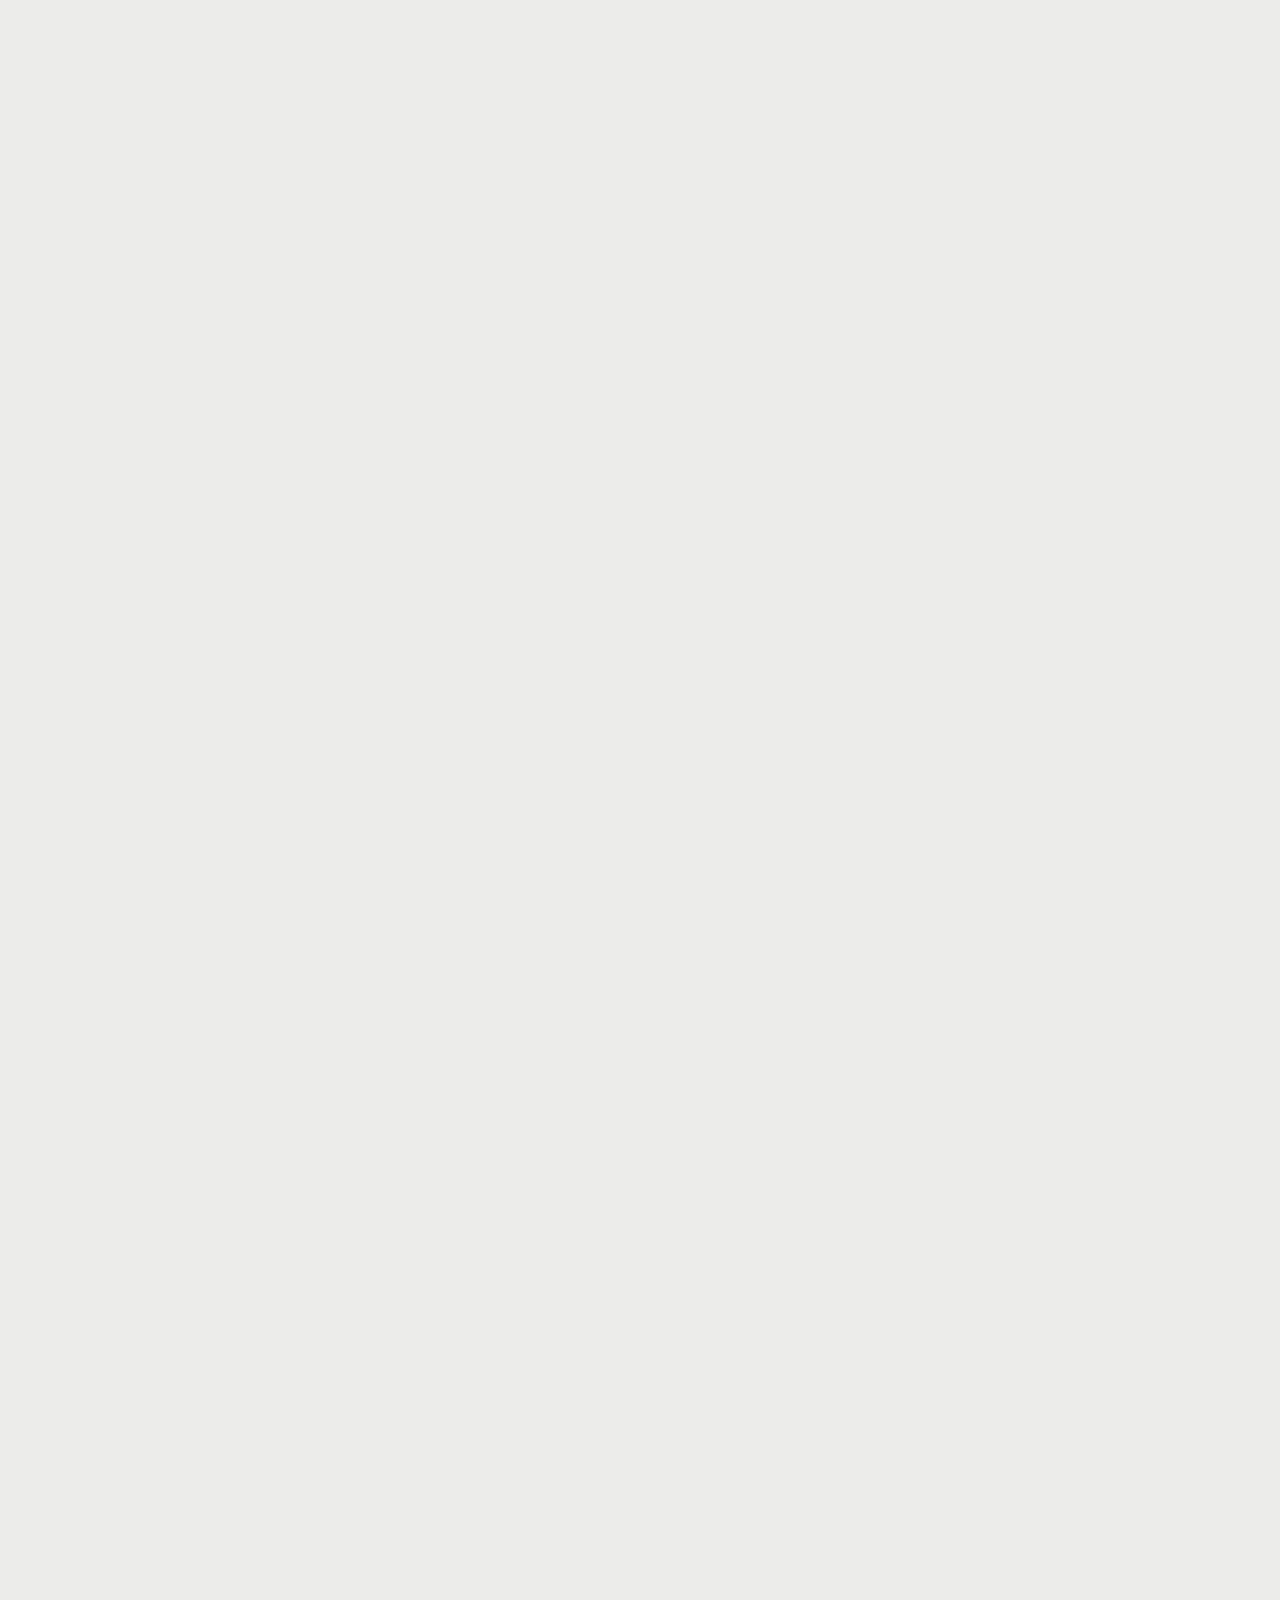
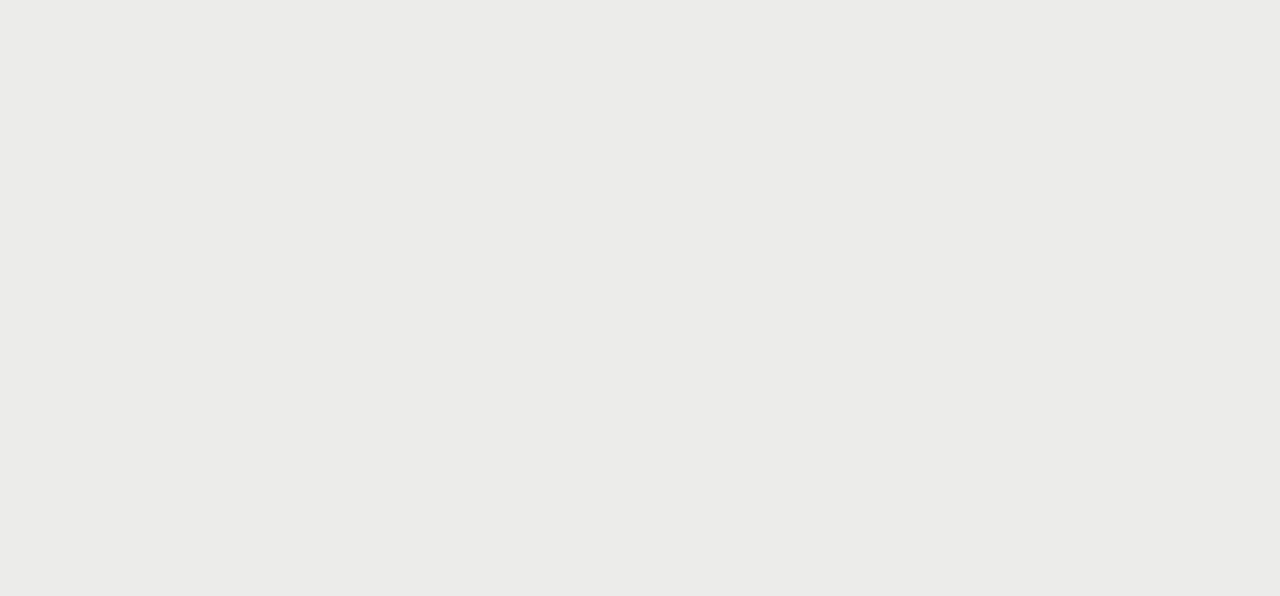
<file: project-6-frl.html>
<!DOCTYPE html>
<html lang="zxx">

<head>

    <meta charset="UTF-8">
    <meta name="viewport" content="width=device-width, initial-scale=1.0">
    <meta http-equiv="X-UA-Compatible" content="ie=edge">

    <!-- grid css -->
    <link rel="stylesheet" href="css/plugins/bootstrap-grid.css">
    <!-- font awesome css -->
    <link rel="stylesheet" href="css/plugins/fontawesome.min.css">
    <!-- swiper css -->
    <link rel="stylesheet" href="css/plugins/swiper.min.css">
    <!-- okai css -->
    <link rel="stylesheet" href="css/style-friendly.css">
    <!-- page title -->
    <title>Pixy</title>

</head>

<body>

    <!-- wrapper -->
    <div id="smooth-wrapper" class="mil-page-wrapper">

        <div id="swup-opm"></div>

        <!-- cursor -->
        <div class="mil-cursor-follower"></div>
        <!-- cursor end -->

        <!-- preloader -->
        <div class="mil-preloader">
            <div class="mil-preloader-animation">
                <div class="mil-pos-abs mil-animation-1">
                    <p class="mil-head1 mil-m1">Pioneering</p>
                    <p class="mil-head1 mil-a2">Creative</p>
                    <p class="mil-head1 mil-m1">Excellence</p>
                </div>
                <div class="mil-pos-abs mil-animation-2">
                    <div class="mil-reveal-frame">
                        <p class="mil-reveal-box"></p>
                        <p class="mil-head1 mil-m1">pixy.com</p>
                    </div>
                </div>
            </div>
        </div>
        <!-- preloader end -->

        <!-- scroll progress -->
        <div class="mil-progress-track">
            <div class="mil-progress"></div>
        </div>
        <!-- scroll progress end -->

        <!-- fixed elements -->
        <div class="mil-fixed">
            <div class="mil-top-panel">
                <div class="mil-left-side mil-type-1 mil-tp-transition" id="swupTpLeft">
                    <a href="#top" class="mil-logo mil-scroll-to" data-no-swup>
                        <i class="far fa-cube"></i>
                        <span>Pixy</span>
                    </a>
                </div>
                <div class="mil-buttons-tp-frame mil-c-gone">
                    <p class="mil-stylized mil-m1 mil-phone"><span class="mil-m2">Phone:</span> +28 (054) 167 xx 77</p>
                    <div class="mil-buttons">
                        <a href="contact-frl.html" class="mil-tp-btn"><i class="fal fa-envelope"></i></a>
                        <div class="mil-tp-btn">
                            <div class="mil-menu-btn"><span></span></div>
                        </div>
                    </div>
                </div>
            </div>

            <div class="mil-menu-frame">
                <div class="mil-menu-window">
                    <div class="mil-menu-section mil-inner-scroll" id="swupMenu">
                        <ul class="mil-main-menu mil-c-gone">
                            <li class="mil-has-children">
                                <a href="#.">Template style</a>
                                <ul>
                                    <li class="mil-current"><a href="home-1.html" target="_blank" data-no-swup>Friendly</a></li>
                                    <li><a href="home-4.html" target="_blank" data-no-swup>Stylish</a></li>
                                </ul>
                            </li>
                            <li class="mil-has-children">
                                <a href="#.">Home type</a>
                                <ul>
                                    <li><a href="home-1.html">Corporate</a></li>
                                    <li><a href="home-2.html">Agency</a></li>
                                    <li><a href="home-3.html">Personal</a></li>
                                </ul>
                            </li>
                            <li class="mil-has-children">
                                <a href="#.">Portfolio</a>
                                <ul>
                                    <li><a href="portfolio-1-frl.html">Grid type 1</a></li>
                                    <li><a href="portfolio-2-frl.html">Grid type 2</a></li>
                                    <li><a href="portfolio-3-frl.html">Grid type 3</a></li>
                                </ul>
                            </li>
                            <li class="mil-has-children">
                                <a href="#.">Pages</a>
                                <ul>
                                    <li><a href="team-frl.html">Team</a></li>
                                    <li><a href="contact-frl.html">Contact</a></li>
                                    <li><a href="services-frl.html">Services</a></li>
                                    <li><a href="service-frl.html">Service single</a></li>
                                    <li><a href="blog-frl.html">Blog</a></li>
                                    <li><a href="publication-frl.html">Publication</a></li>
                                    <li><a href="404-frl.html">404</a></li>
                                </ul>
                            </li>
                        </ul>
                    </div>
                    <div class="mil-bottom">
                        <div class="mil-blog-section">
                            <div class="mil-jcb mil-aic">
                                <h4 class="mil-head4 mil-mb30">Latest from blog</h4>
                                <div class="mil-sb-nav mil-mb30">
                                    <div class="mil-slider-btn mil-sb-prev mil-c-gone"><i class="fal fa-arrow-left"></i></div>
                                    <div class="mil-slider-btn mil-sb-next mil-c-gone"><i class="fal fa-arrow-right"></i></div>
                                </div>
                            </div>
                            <div class="swiper-container mil-blog-slider-sm">
                                <div class="swiper-wrapper">
                                    <div class="swiper-slide">
                                        <a href="#." class="mil-blog-card-sm mil-c-gone">
                                            <div class="mil-cover">
                                                <div class="mil-hover-frame">
                                                    <img src="img/blog/1.jpg" alt="cover">
                                                </div>
                                            </div>
                                            <div class="mil-text-frame">
                                                <h4 class="mil-head6 mil-max-1row-text">How to Become a Graphic Designer in 10 Simple Steps</h4>
                                            </div>
                                        </a>
                                    </div>
                                    <div class="swiper-slide">
                                        <a href="#." class="mil-blog-card-sm mil-c-gone">
                                            <div class="mil-cover">
                                                <div class="mil-hover-frame">
                                                    <img src="img/blog/2.jpg" alt="cover">
                                                </div>
                                            </div>
                                            <div class="mil-text-frame">
                                                <h4 class="mil-head6 mil-max-1row-text">10 Essential Tools Every Graphic Designer Should Master</h4>
                                            </div>
                                        </a>
                                    </div>
                                    <div class="swiper-slide">
                                        <a href="#." class="mil-blog-card-sm mil-c-gone">
                                            <div class="mil-cover">
                                                <div class="mil-hover-frame">
                                                    <img src="img/blog/3.jpg" alt="cover">
                                                </div>
                                            </div>
                                            <div class="mil-text-frame">
                                                <h4 class="mil-head6 mil-max-1row-text">The Ultimate Guide to UI/UX Design for Beginners</h4>
                                            </div>
                                        </a>
                                    </div>
                                    <div class="swiper-slide">
                                        <a href="#." class="mil-blog-card-sm mil-c-gone">
                                            <div class="mil-cover">
                                                <div class="mil-hover-frame">
                                                    <img src="img/blog/4.jpg" alt="cover">
                                                </div>
                                            </div>
                                            <div class="mil-text-frame">
                                                <h4 class="mil-head6 mil-max-1row-text">How to Create Stunning Visuals with Minimal Effort</h4>
                                            </div>
                                        </a>
                                    </div>
                                </div>
                            </div>
                        </div>
                        <div class="mil-social-section">
                            <ul class="mil-social mil-c-gone">
                                <li><a href="#." target="_blank" data-no-swup><i class="far fa-circle"></i></a></li>
                                <li><a href="#." target="_blank" data-no-swup><i class="far fa-circle"></i></a></li>
                                <li><a href="#." target="_blank" data-no-swup><i class="far fa-circle"></i></a></li>
                                <li><a href="#." target="_blank" data-no-swup><i class="far fa-circle"></i></a></li>
                                <li><a href="#." target="_blank" data-no-swup><i class="far fa-circle"></i></a></li>
                            </ul>
                        </div>
                    </div>
                </div>
            </div>
        </div>
        <!-- fixed elements end -->

        <!-- page transition -->
        <div class="mil-transition-fade" id="swup">
            <div class="mil-transition-frame">

                <!-- content -->
                <div id="smooth-content" class="mil-content">

                    <!-- hero -->
                    <div class="mil-hero-1 mil-sm-hero mil-up" id="top">
                        <div class="container mil-hero-main mil-relative mil-aic">
                            <div class="mil-hero-text mil-scale-img" data-value-1="1.3" data-value-2="0.95">
                                <div class="mil-text-pad"></div>
                                <ul class="mil-breadcrumbs mil-mb60 mil-c-gone">
                                    <li>
                                        <a href="portfolio-1-frl.html">Portfolio</a>
                                    </li>
                                    <li>
                                        <a href="#.">Project</a>
                                    </li>
                                </ul>
                                <h1 class="mil-display2 mil-rubber">Shoe store</h1>
                            </div>
                            <div class="mil-shapes mil-scale-img" data-value-1=".7" data-value-2="1.11">
                                <div class="mil-s-2"><img src="img/shapes/2.png" alt="shape"></div>
                                <div class="mil-s-3"><img src="img/shapes/3.png" alt="shape"></div>
                            </div>
                        </div>
                    </div>
                    <!-- hero end -->

                    <!-- details -->
                    <div>
                        <div class="container">
                            <div class="swiper-container mil-project-slider">
                                <div class="swiper-wrapper mil-c-swipe mil-c-light">
                                    <div class="swiper-slide">
                                        <div class="mil-project-img mil-square mil-up">
                                            <img src="img/works/6/1.jpg" alt="project" class="mil-scale-img" data-value-1="1.15" data-value-2="1">
                                        </div>
                                    </div>
                                    <div class="swiper-slide">
                                        <div class="mil-project-img mil-square mil-up">
                                            <img src="img/works/6/2.jpg" alt="project" class="mil-scale-img" data-value-1="1.15" data-value-2="1">
                                        </div>
                                    </div>
                                    <div class="swiper-slide">
                                        <div class="mil-project-img mil-square mil-up">
                                            <img src="img/works/6/3.jpg" alt="project" class="mil-scale-img" data-value-1="1.15" data-value-2="1">
                                        </div>
                                    </div>
                                    <div class="swiper-slide">
                                        <div class="mil-project-img mil-square mil-up">
                                            <img src="img/works/6/4.jpg" alt="project" class="mil-scale-img" data-value-1="1.15" data-value-2="1">
                                        </div>
                                    </div>
                                </div>
                            </div>
                        </div>
                    </div>
                    <div class="mil-p-160-100">
                        <div class="container">
                            <div class="row">
                                <div class="col-lg-4 mil-mb60">
                                    <h6 class="mil-head4 mil-mb30 mil-up">Client</h6>
                                    <p class="mil-text-md mil-up">Envato Market</p>
                                    <p class="mil-text-md mil-up"><a href="#." class="mil-text-link mil-a2" data-no-swup>Visit website</a></p>
                                </div>
                                <div class="col-lg-4 mil-mb60">
                                    <h6 class="mil-head4 mil-mb30 mil-up">Date</h6>
                                    <p class="mil-text-md mil-up">From April 2024</p>
                                    <p class="mil-text-md mil-up">To January 2025</p>
                                </div>
                                <div class="col-lg-4 mil-mb60">
                                    <h6 class="mil-head4 mil-mb30 mil-up">Executors</h6>
                                    <p class="mil-text-md mil-up">Emma Miller</p>
                                    <p class="mil-text-md mil-up">Paul Trueman</p>
                                </div>
                            </div>
                        </div>
                    </div>
                    <div class="mil-p-0-160">
                        <div class="container mil-relative">
                            <div class="mil-objects">
                                <div class="mil-obj-1"></div>
                                <div class="mil-obj-2"></div>
                            </div>
                            <h2 class="mil-head1 mil-rubber mil-taс mil-up">Transforming <span class="mil-a1">Ideas</span> into Stunning Visual Narratives that <span class="mil-a2">Captivate</span> and Connect</h2>
                        </div>
                    </div>
                    <div class="mil-p-0-130">
                        <div class="container">
                            <div class="row mil-jcb">
                                <div class="col-lg-6">
                                    <p class="mil-text-md mil-mb30 mil-up">Ducimus, expedita magnam assumenda in alias modi, ipsam. Dolor maxime iusto, labore dicta obcaecati, vero recusandae deleniti inventore commodi ex! Temporibus fuga quisquam deserunt nobis cum minima ipsa voluptatibus quasi aspernatur accusantium et saepe porro rem dolorem ad neque eaque vel, perspiciatis doloribus earum. Pariatur omnis labore sit, facilis tempora repudiandae earum illo ducimus ullam quaerat, repellendus! Voluptatum dolor, sint fugiat a!</p>
                                    <p class="mil-text-md mil-mb30 mil-up">Pariatur omnis labore sit, facilis tempora repudiandae earum illo ducimus ullam quaerat, repellendus! Voluptatum dolor, sint fugiat a!</p>
                                </div>
                                <div class="col-lg-5">
                                    <p class="mil-text-md mil-mb30 mil-up">Temporibus fuga quisquam deserunt nobis cum minima ipsa voluptatibus quasi aspernatur accusantium et saepe porro rem dolorem ad neque eaque vel, perspiciatis doloribus earum. Pariatur omnis labore sit, facilis tempora repudiandae earum illo ducimus ullam quaerat, repellendus! Voluptatum dolor, sint fugiat a!</p>
                                </div>
                            </div>
                        </div>
                    </div>
                    <!-- details end -->

                    <!-- next project -->
                    <div class="container">
                        <div class="mil-half-container mil-up">
                            <div class="mil-text-box mil-g-m1 mil-p-160-160">
                                <p class="mil-stylized mil-a1 mil-mb60 mil-up">Next project</p>
                                <h2 class="mil-display3 mil-mb60 mil-m4 mil-up">VanMoof <br>Mobile app</h2>
                                <p class="mil-text-md mil-deco-text mil-shortened mil-mb60 mil-up">Pariatur omnis labore sit, facilis tempora repudiandae earum</p>
                                <div class="mil-up"><a href="project-1-frl.html" class="mil-btn mil-btn-border mil-m4 mil-c-gone">View project</a></div>
                            </div>
                            <div class="mil-image-box">
                                <div class="mil-image-frame">
                                    <img src="img/works/1/1.jpg" alt="img" class="mil-scale-img" data-value-1="1.20" data-value-2="1">
                                    <div class="mil-overlay"></div>
                                </div>
                            </div>
                        </div>
                        <div class="row mil-aic mil-jcb mil-no-g">
                            <div class="col-lg-6">
                                <div class="mil-button-pad mil-a1 mil-jst" style="display: block"></div>
                            </div>
                            <div class="col-lg-6 mil-992-gone">
                                <div class="mil-text-pad">
                                    <p class="mil-stylized mil-up">Designing a Better World Today</p>
                                </div>
                            </div>
                        </div>
                    </div>
                    <!-- next project end -->

                    <!-- footer -->
                    <footer class="mil-footer mil-p-160-160">
                        <div class="container">
                            <div class="row mil-no-g">
                                <div class="col-lg-6 mil-up">
                                    <a href="contact-frl.html" class="mil-footer-contact mil-mb90">
                                        <h6 class="mil-footer-link mil-rubber mil-m1">Let’s TALK</h6>
                                        <span class="mil-stylized-btn mil-c-gone">
                                            <i class="fal fa-arrow-up"></i>
                                            <span>Read more</span>
                                        </span>
                                    </a>
                                </div>
                                <div class="col-lg-12">
                                    <div class="mil-footer-menu-frame mil-mb90 mil-up">
                                        <ul class="mil-footer-menu">
                                            <li><a href="#." class="mil-c-gone">Home</a></li>
                                            <li><a href="#." class="mil-c-gone">Services</a></li>
                                            <li><a href="#." class="mil-c-gone">About</a></li>
                                            <li><a href="#." class="mil-c-gone">Portfolio</a></li>
                                            <li><a href="#." class="mil-c-gone">Contact</a></li>
                                        </ul>
                                        <ul class="mil-social mil-c-gone">
                                            <li><a href="#." target="_blank" data-no-swup><i class="far fa-circle"></i></a></li>
                                            <li><a href="#." target="_blank" data-no-swup><i class="far fa-circle"></i></a></li>
                                            <li><a href="#." target="_blank" data-no-swup><i class="far fa-circle"></i></a></li>
                                            <li><a href="#." target="_blank" data-no-swup><i class="far fa-circle"></i></a></li>
                                            <li><a href="#." target="_blank" data-no-swup><i class="far fa-circle"></i></a></li>
                                        </ul>
                                    </div>
                                </div>
                                <div class="col-lg-12">
                                    <div class="mil-footer-bottom mil-up">
                                        <p class="mil-text-sm">©2024. All rights reserved.</p>
                                        <p class="mil-text-sm">Design by: <a href="https://themeforest.net/user/millerdigitaldesign/portfolio" class="mil-text-link mil-a2 mil-c-gone">Nazar Miller</a></p>
                                    </div>
                                </div>
                            </div>

                        </div>
                    </footer>
                    <!-- footer end -->

                </div>
                <!-- content -->

            </div>
        </div>
        <!-- page transition -->

    </div>
    <!-- wrapper end -->

    <!-- swup js -->
    <script src="js/plugins/swup.min.js"></script>
    <!-- gsap js -->
    <script src="js/plugins/gsap.min.js"></script>
    <!-- scroll smoother -->
    <script src="js/plugins/ScrollSmoother.min.js"></script>
    <!-- scroll trigger js -->
    <script src="js/plugins/ScrollTrigger.min.js"></script>
    <!-- scroll to js -->
    <script src="js/plugins/ScrollTo.min.js"></script>
    <!-- swiper js -->
    <script src="js/plugins/swiper.min.js"></script>
    <!-- parallax js -->
    <script src="js/plugins/parallax.js"></script>

    <!-- pixy js -->
    <script src="js/main.js"></script>

</body>

</html>
</file>
<file: css/style-friendly.css>
/* -------------------------------------------

Name: 		Pixy (friendly mode)
Version:    1.0
Developer:	Nazar Miller (millerDigitalDesign)
Portfolio:  https://themeforest.net/user/millerdigitaldesign/portfolio?ref=MillerDigitalDesign

p.s. I am available for Freelance hire (UI design, web development). email: miller.themes@gmail.com

------------------------------------------- */
/*--------------------------------------------

1. common
    - main
    - page transitions
    - settings
    - typography
    - cursor
    - scrollbar
    - breadcrumbs
    - buttons
    - social icons
    - form
    - spaces
2. hero
    - hero 1
    - hero 2
    - hero 3
    - hero 4
    - hero 5
    - hero 6
    - circle text
3. components
    - preloader
    - top panel
    - menu window
    - iconbox
    - services
    - counters
    - half container
    - team
    - tapes
    - blog
    - about
    - portfolio
    - reviews
    - partners
    - prices
    - footer

--------------------------------------------*/
/* -------------------------------------------

fonts

------------------------------------------- */
@import url("https://fonts.googleapis.com/css2?family=Anton&family=Outfit:wght@100..900&display=swap");
/* -------------------------------------------

colors

------------------------------------------- */
/* -------------------------------------------

transition

------------------------------------------- */
/* -------------------------------------------

main

------------------------------------------- */
*,
*:before,
*:after {
  -webkit-box-sizing: border-box;
          box-sizing: border-box;
  padding: 0;
  margin: 0;
}

*::-moz-selection {
  color: inherit;
  background-color: transparent;
}

*::selection {
  color: inherit;
  background-color: transparent;
}

*,
*:focus {
  outline: inherit;
}

body {
  font-family: "Outfit", sans-serif;
  color: #808080;
  font-weight: 300;
  font-size: 14px;
  background-color: #ECECEA;
}

.mil-page-wrapper {
  position: relative;
  overflow: hidden;
  height: 100vh;
}

.mil-up {
  opacity: 0;
  -webkit-transform: translateY(40px) scale(1.04);
          transform: translateY(40px) scale(1.04);
}

/* -------------------------------------------

page transitions

------------------------------------------- */
.mil-transition-fade {
  position: relative;
  overflow: hidden;
}
.mil-transition-fade .mil-transition-frame {
  -webkit-transition: 0.4s cubic-bezier(0, 0, 0.3642, 1);
  transition: 0.4s cubic-bezier(0, 0, 0.3642, 1);
  -webkit-filter: blur(0);
          filter: blur(0);
}

html.is-changing .mil-transition-fade {
  -webkit-transition: 0.4s cubic-bezier(0, 0, 0.3642, 1);
  transition: 0.4s cubic-bezier(0, 0, 0.3642, 1);
  opacity: 1;
}

html.is-animating .mil-transition-fade {
  opacity: 0;
}
html.is-animating .mil-transition-fade .mil-transition-frame {
  -webkit-filter: blur(15px);
          filter: blur(15px);
}

html.is-changing .mil-onepage-nav {
  -webkit-transition: 0.4s cubic-bezier(0, 0, 0.3642, 1);
  transition: 0.4s cubic-bezier(0, 0, 0.3642, 1);
  opacity: 1;
}

html.is-animating .mil-onepage-nav {
  opacity: 0;
}

/* -------------------------------------------

settings

------------------------------------------- */
.mil-no-g {
  padding: 0 15px;
}
.mil-no-g * {
  padding: 0;
}

.mil-relative {
  position: relative;
  z-index: 1;
}

.mil-df {
  display: -webkit-box;
  display: -ms-flexbox;
  display: flex;
}

.mil-aic {
  display: -webkit-box;
  display: -ms-flexbox;
  display: flex;
  -webkit-box-align: center;
      -ms-flex-align: center;
          align-items: center;
          align-content: center;
}

.mil-aie {
  display: -webkit-box;
  display: -ms-flexbox;
  display: flex;
  -webkit-box-align: end;
      -ms-flex-align: end;
          align-items: flex-end;
}

.mil-ais {
  display: -webkit-box;
  display: -ms-flexbox;
  display: flex;
  -webkit-box-align: start;
      -ms-flex-align: start;
          align-items: flex-start;
}

.mil-jcc {
  display: -webkit-box;
  display: -ms-flexbox;
  display: flex;
  -webkit-box-pack: center;
      -ms-flex-pack: center;
          justify-content: center;
}

.mil-jce {
  display: -webkit-box;
  display: -ms-flexbox;
  display: flex;
  -webkit-box-pack: end;
      -ms-flex-pack: end;
          justify-content: flex-end;
}

.mil-jcs {
  display: -webkit-box;
  display: -ms-flexbox;
  display: flex;
  -webkit-box-pack: start;
      -ms-flex-pack: start;
          justify-content: flex-start;
}

.mil-jcb {
  display: -webkit-box;
  display: -ms-flexbox;
  display: flex;
  -webkit-box-pack: justify;
      -ms-flex-pack: justify;
          justify-content: space-between;
}

.mil-tac {
  text-align: center;
}

.mil-tar {
  text-align: right;
}

.mil-tal {
  text-align: left;
}

@media (max-width: 992px) {
  .mil-992-wg * {
    padding: 0 15px;
  }
  .mil-992-aic {
    display: -webkit-box;
    display: -ms-flexbox;
    display: flex;
    -webkit-box-align: center;
        -ms-flex-align: center;
            align-items: center;
  }
  .mil-992-aie {
    display: -webkit-box;
    display: -ms-flexbox;
    display: flex;
    -webkit-box-align: end;
        -ms-flex-align: end;
            align-items: flex-end;
  }
  .mil-992-ais {
    display: -webkit-box;
    display: -ms-flexbox;
    display: flex;
    -webkit-box-align: start;
        -ms-flex-align: start;
            align-items: flex-start;
  }
  .mil-992-jcc {
    display: -webkit-box;
    display: -ms-flexbox;
    display: flex;
    -webkit-box-pack: center;
        -ms-flex-pack: center;
            justify-content: center;
  }
  .mil-992-jce {
    display: -webkit-box;
    display: -ms-flexbox;
    display: flex;
    -webkit-box-pack: end;
        -ms-flex-pack: end;
            justify-content: flex-end;
  }
  .mil-992-jcs {
    display: -webkit-box;
    display: -ms-flexbox;
    display: flex;
    -webkit-box-pack: start;
        -ms-flex-pack: start;
            justify-content: flex-start;
  }
  .mil-992-jcb {
    display: -webkit-box;
    display: -ms-flexbox;
    display: flex;
    -webkit-box-pack: justify;
        -ms-flex-pack: justify;
            justify-content: space-between;
  }
  .mil-992-tac {
    text-align: center;
  }
  .mil-992-tar {
    text-align: right;
  }
  .mil-992-tal {
    text-align: left;
  }
  .mil-992-gone {
    display: none;
  }
}
@media (max-width: 768px) {
  .mil-768-wg * {
    padding: 0 15px;
  }
  @media (max-width: 768px) {
    br {
      display: none;
    }
  }
  @media (max-width: 768px) {
    .contact-address-line br {
      display: inline;
    }
  }
  @media (max-width: 992px) {
    .contact-address-line br {
      display: inline;
    }
  }
  .mil-768-aic {
    display: -webkit-box;
    display: -ms-flexbox;
    display: flex;
    -webkit-box-align: center;
        -ms-flex-align: center;
            align-items: center;
  }
  .mil-768-aie {
    display: -webkit-box;
    display: -ms-flexbox;
    display: flex;
    -webkit-box-align: end;
        -ms-flex-align: end;
            align-items: flex-end;
  }
  .mil-768-ais {
    display: -webkit-box;
    display: -ms-flexbox;
    display: flex;
    -webkit-box-align: start;
        -ms-flex-align: start;
            align-items: flex-start;
  }
  .mil-768-jcc {
    display: -webkit-box;
    display: -ms-flexbox;
    display: flex;
    -webkit-box-pack: center;
        -ms-flex-pack: center;
            justify-content: center;
  }
  .mil-768-jce {
    display: -webkit-box;
    display: -ms-flexbox;
    display: flex;
    -webkit-box-pack: end;
        -ms-flex-pack: end;
            justify-content: flex-end;
  }
  .mil-768-jcs {
    display: -webkit-box;
    display: -ms-flexbox;
    display: flex;
    -webkit-box-pack: start;
        -ms-flex-pack: start;
            justify-content: flex-start;
  }
  .mil-768-jcb {
    display: -webkit-box;
    display: -ms-flexbox;
    display: flex;
    -webkit-box-pack: justify;
        -ms-flex-pack: justify;
            justify-content: space-between;
  }
  .mil-768-tac {
    text-align: center;
  }
  .mil-768-tar {
    text-align: right;
  }
  .mil-768-tal {
    text-align: left;
  }
  .mil-768-gone {
    display: none;
  }
}
/* -------------------------------------------

typography

------------------------------------------- */
h1,
h2,
h3,
h4,
h5,
h6,
.mil-h1,
.mil-h2,
.mil-h3,
.mil-h4,
.mil-h5,
.mil-h6 {
  font-family: "Anton", sans-serif;
  color: #353639;
  font-weight: 100;
  line-height: normal;
  text-transform: uppercase;
  color: #353639;
  letter-spacing: -2%;
}

b {
  font-weight: 100;
}

a {
  text-decoration: none;
  color: inherit;
}

.mil-text-link {
  position: relative;
}
.mil-text-link:before {
  content: "";
  width: 0;
  height: 1px;
  background-color: #353639;
  position: absolute;
  bottom: -1px;
  -webkit-transition: 0.2s cubic-bezier(0, 0, 0.3642, 1);
  transition: 0.2s cubic-bezier(0, 0, 0.3642, 1);
}
.mil-text-link.mil-a1:before {
  background-color: #ffc10e;
}
.mil-text-link.mil-a2 {
  color: #00a551;
}
.mil-text-link.mil-a2:before {
  background-color: #00a551;
}
.mil-text-link:hover:before {
  width: 100%;
}

.mil-arrow-link {
  position: relative;
}
.mil-arrow-link:after {
  display: inline-block;
  margin-left: 10px;
  font-family: "Font Awesome 5 Pro";
  font-weight: 500;
  content: "\f061";
  font-size: 12px;
  -webkit-transition: 0.2s cubic-bezier(0, 0, 0.3642, 1);
  transition: 0.2s cubic-bezier(0, 0, 0.3642, 1);
}
.mil-arrow-link.mil-a1:after {
  color: #ffc10e;
}
.mil-arrow-link.mil-a2 {
  color: #00a551;
}
.mil-arrow-link.mil-a2:after {
  olor: #00a551;
}
.mil-arrow-link:hover:after {
  -webkit-transform: translateX(5px);
          transform: translateX(5px);
}

.mil-text-xl {
  font-size: 24px;
  line-height: 160%;
}

.mil-text-lg {
  font-size: 18px;
  line-height: 160%;
}

.mil-text-md {
  font-size: 16px;
  line-height: 160%;
}

.mil-text-sm {
  font-size: 14px;
  line-height: 160%;
}

.mil-text-xs {
  font-size: 12px;
  line-height: 160%;
}

.mil-display1 {
  font-size: calc(1rem + 8.5vw);
  line-height: 100%;
}
@media (min-width: 1920px) {
  .mil-display1 {
    font-size: calc(1rem + 6.5vw);
  }
}
@media (max-width: 1200px) {
  .mil-display1 {
    font-size: calc(1rem + 9.5vw);
  }
}
@media (max-width: 992px) {
  .mil-display1 {
    font-size: calc(1rem + 12.5vw);
  }
}
@media (max-width: 768px) {
  .mil-display1 {
    font-size: calc(1rem + 14.5vw);
  }
}

.mil-display2 {
  font-size: calc(1rem + 6vw);
  line-height: 100%;
}
@media (min-width: 1920px) {
  .mil-display2 {
    font-size: calc(1rem + 5vw);
  }
}
@media (max-width: 1200px) {
  .mil-display2 {
    font-size: calc(1rem + 7vw);
  }
}
@media (max-width: 992px) {
  .mil-display2 {
    font-size: calc(1rem + 8vw);
  }
}
@media (max-width: 768px) {
  .mil-display2 {
    font-size: calc(1rem + 9vw);
  }
}

.mil-display3 {
  font-size: calc(1rem + 3.3vw);
  line-height: 100%;
}
@media (min-width: 1920px) {
  .mil-display3 {
    font-size: calc(1rem + 2.8vw);
  }
}
@media (max-width: 1200px) {
  .mil-display3 {
    font-size: calc(1rem + 4.3vw);
  }
}
@media (max-width: 992px) {
  .mil-display3 {
    font-size: calc(1rem + 5.3vw);
  }
}
@media (max-width: 768px) {
  .mil-display3 {
    font-size: calc(1rem + 6.3vw);
  }
}

.mil-display4 {
  font-size: calc(1rem + 4.3vw);
  line-height: 100%;
}
@media (min-width: 1920px) {
  .mil-display4 {
    font-size: calc(1rem + 3.3vw);
  }
}
@media (max-width: 1200px) {
  .mil-display4 {
    font-size: calc(1rem + 6vw);
  }
}
@media (max-width: 992px) {
  .mil-display4 {
    font-size: calc(1rem + 7vw);
  }
}
@media (max-width: 768px) {
  .mil-display4 {
    font-size: calc(1rem + 8vw);
  }
}

.mil-head1 {
  font-size: 56px;
  line-height: 120%;
}
@media (max-width: 768px) {
  .mil-head1 {
    font-size: 42px;
  }
}

.mil-head2 {
  font-size: 42px;
  line-height: 120%;
}

.mil-head3 {
  font-size: 32px;
  line-height: 120%;
}

.mil-head4 {
  font-size: 24px;
  line-height: 120%;
}

.mil-head5 {
  font-size: 18px;
  line-height: 120%;
}

.mil-head6 {
  font-size: 16px;
  line-height: 120%;
}

.mil-bold {
  font-weight: 600;
}

.mil-stylized {
  text-transform: uppercase;
  line-height: 100%;
  font-size: 12px;
  font-weight: 600;
  letter-spacing: 1px;
}

/* Override text-transform for email addresses to display in lowercase */
.mil-stylized.mil-email {
  text-transform: none;
}

.mil-stylized .mil-text-link {
  position: relative;
}
.mil-stylized .mil-text-link:before {
  height: 1.5px;
}

.mil-m1 {
  color: #353639;
}

.mil-m2 {
  color: #808080;
}

.mil-m3 {
  color: #D8D8D8;
}

.mil-m4 {
  color: #ECECEA;
}

.mil-a1 {
  color: #ffc10e;
}

.mil-a2 {
  color: #00a551;
}

.mil-m1-bg {
  background-color: #353639;
}

.mil-m2-bg {
  background-color: #808080;
}

.mil-m3-bg {
  background-color: #D8D8D8;
}

.mil-m4-bg {
  background-color: #ECECEA;
}

.mil-a1-bg {
  background-color: #ffc10e;
}

.mil-a2-bg {
  background-color: #00a551;
}

.mil-deco-text {
  border-left: solid 4px #ffc10e;
  padding-left: 30px;
}
@media (max-width: 992px) {
  .mil-deco-text {
    padding-left: 0;
    border-left: none;
  }
}

.mil-shortened {
  width: 80%;
}
@media (max-width: 992px) {
  .mil-shortened {
    width: 100%;
  }
}

.mil-max-1row-text {
  overflow: hidden;
  text-overflow: ellipsis;
  display: -webkit-box;
  -webkit-line-clamp: 1;
  line-clamp: 1;
  -webkit-box-orient: vertical;
}

.mil-max-2row-text {
  overflow: hidden;
  text-overflow: ellipsis;
  display: -webkit-box;
  -webkit-line-clamp: 2;
  line-clamp: 2;
  -webkit-box-orient: vertical;
}

.mil-max-3row-text {
  overflow: hidden;
  text-overflow: ellipsis;
  display: -webkit-box;
  -webkit-line-clamp: 3;
  line-clamp: 3;
  -webkit-box-orient: vertical;
}

.mil-rubber {
  white-space: pre-wrap;
}

.mil-letter-span {
  display: inline-block;
  cursor: default;
}

.mil-word-span {
  display: inline-block;
}

/* -------------------------------------------

cursor

------------------------------------------- */
.mil-cursor-follower {
  margin-top: -1.4%;
  margin-left: -0.9%;
  -webkit-transform: scale(1);
          transform: scale(1);
  display: -webkit-box;
  display: -ms-flexbox;
  display: flex;
  -webkit-box-align: center;
      -ms-flex-align: center;
          align-items: center;
  -webkit-box-pack: center;
      -ms-flex-pack: center;
          justify-content: center;
  position: absolute;
  background-color: rgba(53, 54, 57, 0.1);
  width: 30px;
  height: 30px;
  border-radius: 100%;
  -webkit-user-select: none;
     -moz-user-select: none;
      -ms-user-select: none;
          user-select: none;
  pointer-events: none;
  z-index: 9999999;
  -webkit-transition: background-color 0.4s cubic-bezier(0, 0, 0.3642, 1), -webkit-transform 0.4s cubic-bezier(0.75, -1, 0.3, 2.33);
  transition: background-color 0.4s cubic-bezier(0, 0, 0.3642, 1), -webkit-transform 0.4s cubic-bezier(0.75, -1, 0.3, 2.33);
  transition: transform 0.4s cubic-bezier(0.75, -1, 0.3, 2.33), background-color 0.4s cubic-bezier(0, 0, 0.3642, 1);
  transition: transform 0.4s cubic-bezier(0.75, -1, 0.3, 2.33), background-color 0.4s cubic-bezier(0, 0, 0.3642, 1), -webkit-transform 0.4s cubic-bezier(0.75, -1, 0.3, 2.33);
}
.mil-cursor-follower:after {
  min-height: 7px;
  min-width: 50px;
  text-align: center;
  border-radius: 10px;
  position: absolute;
  opacity: 0;
  -webkit-transform: scale(0);
          transform: scale(0);
  text-transform: uppercase;
  font-size: 12px;
  font-weight: 600;
  letter-spacing: 2px;
  color: #353639;
  -webkit-transition: 0.2s cubic-bezier(0, 0, 0.3642, 1);
  transition: 0.2s cubic-bezier(0, 0, 0.3642, 1);
  -webkit-transition-delay: 0s;
          transition-delay: 0s;
}
.mil-cursor-follower.mil-light-active, .mil-cursor-follower.mil-dark-active, .mil-cursor-follower.mil-gone-active, .mil-cursor-follower.mil-view-active, .mil-cursor-follower.mil-next-active, .mil-cursor-follower.mil-read-active, .mil-cursor-follower.mil-swipe-active {
  background-color: #ffc10e;
  -webkit-transform: scale(3);
          transform: scale(3);
  -webkit-filter: drop-shadow(0px 2px 20px rgba(0, 0, 0, 0.15));
          filter: drop-shadow(0px 2px 20px rgba(0, 0, 0, 0.15));
}
.mil-cursor-follower.mil-light-active:after, .mil-cursor-follower.mil-dark-active:after, .mil-cursor-follower.mil-gone-active:after, .mil-cursor-follower.mil-view-active:after, .mil-cursor-follower.mil-next-active:after, .mil-cursor-follower.mil-read-active:after, .mil-cursor-follower.mil-swipe-active:after {
  -webkit-transition-delay: 0.2s;
          transition-delay: 0.2s;
  opacity: 1;
  -webkit-transform: scale(0.33);
          transform: scale(0.33);
}
.mil-cursor-follower.mil-light-active {
  background-color: #ECECEA;
}
.mil-cursor-follower.mil-light-active:after {
  color: #353639;
}
.mil-cursor-follower.mil-dark-active {
  background-color: #353639;
}
.mil-cursor-follower.mil-dark-active:after {
  color: #ECECEA;
}
.mil-cursor-follower.mil-gone-active {
  background-color: rgba(236, 236, 234, 0.1);
  -webkit-transform: scale(0);
          transform: scale(0);
}
.mil-cursor-follower.mil-gone-active:after {
  content: ".";
}
.mil-cursor-follower.mil-next-active:after {
  content: "next";
}
.mil-cursor-follower.mil-view-active:after {
  content: "view";
}
.mil-cursor-follower.mil-read-active:after {
  content: "read";
}
.mil-cursor-follower.mil-swipe-active:after {
  font-family: "Font Awesome 5 Pro";
  font-weight: 100;
  content: "\f07e";
  font-size: 34px;
}
@media (max-width: 768px) {
  .mil-cursor-follower {
    display: none;
  }
}

.mil-c-swipe {
  cursor: -webkit-grab;
  cursor: grab;
}

/* -------------------------------------------

scrollbar

------------------------------------------- */
::-webkit-scrollbar {
  display: none;
}

.mil-progress-track {
  position: fixed;
  z-index: 999999999999;
  top: 0;
  right: 0;
  height: 100%;
  width: 4px;
  background-color: #000;
}
.mil-progress-track .mil-progress {
  background-color: #ffc10e;
  height: 0;
  width: 4px;
  border-radius: 4px;
  -webkit-transition: 0.4s cubic-bezier(0, 0, 0.3642, 1);
  transition: 0.4s cubic-bezier(0, 0, 0.3642, 1);
}
@media screen and (max-width: 768px) {
  .mil-progress-track {
    display: none;
  }
}

.mil-inner-scroll::-webkit-scrollbar {
  width: 20px;
  display: block;
  padding-right: 10px;
}
.mil-inner-scroll::-webkit-scrollbar-track {
  background: transparent;
}
.mil-inner-scroll::-webkit-scrollbar-thumb {
  background: #00a551;
  border: solid 8px #ECECEA;
  border-radius: 15px;
}

/* -------------------------------------------

breadcrumbs

------------------------------------------- */
.mil-breadcrumbs {
  display: -webkit-box;
  display: -ms-flexbox;
  display: flex;
  -webkit-box-align: center;
      -ms-flex-align: center;
          align-items: center;
  -webkit-box-pack: center;
      -ms-flex-pack: center;
          justify-content: center;
}
.mil-breadcrumbs li {
  list-style-type: none;
}
.mil-breadcrumbs li:after {
  content: "/";
  margin: 0 15px;
}
.mil-breadcrumbs li a {
  width: 100%;
  text-transform: uppercase;
  line-height: 100%;
  font-size: 12px;
  font-weight: 600;
  letter-spacing: 1px;
  color: #808080;
}
.mil-breadcrumbs li a:hover {
  color: #353639;
}
.mil-breadcrumbs li:last-child {
  margin-right: 0;
  cursor: not-allowed;
}
.mil-breadcrumbs li:last-child:after {
  display: none;
}
.mil-breadcrumbs li:last-child a {
  color: #00a551;
  pointer-events: none;
}

/* -------------------------------------------

buttons

------------------------------------------- */
.mil-btn {
  position: relative;
  border: none;
  cursor: pointer;
  border-radius: 70px;
  padding: 0 50px;
  height: 70px;
  font-family: "Outfit", sans-serif;
  background-color: #ECECEA;
  color: #ECECEA;
  text-transform: uppercase;
  line-height: 100%;
  font-size: 12px;
  font-weight: 600;
  letter-spacing: 1px;
  color: #353639;
  text-decoration: none;
  display: -webkit-inline-box;
  display: -ms-inline-flexbox;
  display: inline-flex;
  -webkit-box-align: center;
      -ms-flex-align: center;
          align-items: center;
  white-space: nowrap;
  -webkit-transition: 0.4s cubic-bezier(0, 0, 0.3642, 1);
  transition: 0.4s cubic-bezier(0, 0, 0.3642, 1);
}
.mil-btn.mil-btn-border {
  background-color: transparent;
  -webkit-box-shadow: 0 0 0 2px #353639;
          box-shadow: 0 0 0 2px #353639;
  color: #353639;
}
.mil-btn.mil-a1 {
  background-color: #ffc10e;
}
.mil-btn.mil-a1.mil-btn-border {
  background-color: transparent;
  -webkit-box-shadow: 0 0 0 2px #ffc10e;
          box-shadow: 0 0 0 2px #ffc10e;
  color: #ffc10e;
}
.mil-btn.mil-a2 {
  background-color: #00a551;
}
.mil-btn.mil-a2.mil-btn-border {
  background-color: transparent;
  -webkit-box-shadow: 0 0 0 2px #00a551;
          box-shadow: 0 0 0 2px #00a551;
  color: #00a551;
}
.mil-btn.mil-m1 {
  background-color: #353639;
}
.mil-btn.mil-m1.mil-btn-border {
  background-color: transparent;
  -webkit-box-shadow: 0 0 0 2px #353639;
          box-shadow: 0 0 0 2px #353639;
  color: #353639;
}
.mil-btn.mil-m4 {
  background-color: #ECECEA;
}
.mil-btn.mil-m4.mil-btn-border {
  background-color: transparent;
  -webkit-box-shadow: 0 0 0 2px #ECECEA;
          box-shadow: 0 0 0 2px #ECECEA;
  color: #ECECEA;
}
.mil-btn:hover {
  -webkit-transform: scale(1.03);
          transform: scale(1.03);
  -webkit-filter: brightness(110%);
          filter: brightness(110%);
}
.mil-btn:hover i {
  margin-left: 15px;
}
@media (max-width: 768px) {
  .mil-btn {
    height: 60px;
    padding: 0 40px;
  }
}

.mil-stylized-btn {
  padding: 20px 0;
  width: 120px;
  height: 120px;
  display: block;
  background-color: #D8D8D8;
  display: -webkit-box;
  display: -ms-flexbox;
  display: flex;
  -webkit-box-orient: vertical;
  -webkit-box-direction: normal;
      -ms-flex-direction: column;
          flex-direction: column;
  -webkit-box-pack: justify;
      -ms-flex-pack: justify;
          justify-content: space-between;
  -webkit-box-align: end;
      -ms-flex-align: end;
          align-items: flex-end;
  -webkit-transition: 0.4s cubic-bezier(0, 0, 0.3642, 1);
  transition: 0.4s cubic-bezier(0, 0, 0.3642, 1);
}
.mil-stylized-btn i {
  margin-right: 20px;
  font-size: 34px;
  -webkit-transform: rotate(45deg);
          transform: rotate(45deg);
  color: #353639;
  -webkit-transition: 0.4s cubic-bezier(0, 0, 0.3642, 1);
  transition: 0.4s cubic-bezier(0, 0, 0.3642, 1);
}
.mil-stylized-btn.mil-a1 {
  background-color: #ffc10e;
}
.mil-stylized-btn.mil-a2 {
  background-color: #00a551;
}
.mil-stylized-btn span {
  padding: 0 20px;
  width: 100%;
  text-transform: uppercase;
  line-height: 100%;
  font-size: 12px;
  font-weight: 600;
  letter-spacing: 1px;
  color: #353639;
}
.mil-stylized-btn:hover i {
  -webkit-transform: rotate(90deg);
          transform: rotate(90deg);
}

/* -------------------------------------------

social icons

------------------------------------------- */
.mil-social {
  display: -webkit-box;
  display: -ms-flexbox;
  display: flex;
}
.mil-social li {
  list-style-type: none;
  margin-right: 20px;
}
.mil-social li:last-child {
  margin-right: 0;
}
.mil-social li a {
  display: block;
  font-size: 16px;
  -webkit-transition: 0.2s cubic-bezier(0, 0, 0.3642, 1);
  transition: 0.2s cubic-bezier(0, 0, 0.3642, 1);
}
.mil-social li a:hover {
  color: #00a551 !important;
}
.mil-social.mil-m1 li a {
  color: #353639;
}

/* -------------------------------------------

form

------------------------------------------- */
form {
  position: relative;
}
form input {
  background-color: transparent;
  border: none;
  border-bottom: solid 1px #808080;
  width: 100%;
  padding: 0 30px;
  height: 70px;
  font-family: "Outfit", sans-serif;
  text-transform: uppercase;
  line-height: 100%;
  font-size: 12px;
  font-weight: 600;
  letter-spacing: 1px;
  color: #ECECEA;
  -webkit-transition: 0.4s cubic-bezier(0, 0, 0.3642, 1);
  transition: 0.4s cubic-bezier(0, 0, 0.3642, 1);
}
form input:hover, form input:focus {
  border-color: #ffc10e;
}
form textarea {
  padding: 20px 30px;
  width: 100%;
  height: 200px;
  background-color: transparent;
  border: none;
  border-bottom: solid 1px #808080;
  font-family: "Outfit", sans-serif;
  text-transform: uppercase;
  line-height: 100%;
  font-size: 12px;
  font-weight: 600;
  letter-spacing: 1px;
  color: #ECECEA;
  -webkit-transition: 0.4s cubic-bezier(0, 0, 0.3642, 1);
  transition: 0.4s cubic-bezier(0, 0, 0.3642, 1);
}
form textarea:hover, form textarea:focus {
  border-color: #ffc10e;
}
form.mil-stl input, form.mil-stl textarea {
  color: #353639;
}

/* -------------------------------------------

spaces

------------------------------------------- */
.mil-mb10 {
  margin-bottom: 10px;
}

.mil-mb15 {
  margin-bottom: 15px;
}

.mil-mb20 {
  margin-bottom: 20px;
}

.mil-mb30 {
  margin-bottom: 30px;
}

.mil-mb40 {
  margin-bottom: 40px;
}

.mil-mb50 {
  margin-bottom: 50px;
}

.mil-mb60 {
  margin-bottom: 60px;
}

.mil-mb90 {
  margin-bottom: 90px;
}

.mil-mb130 {
  margin-bottom: 130px;
}

.mil-mb160 {
  margin-bottom: 160px;
}

.mil-p-160-160 {
  padding-top: 160px;
  padding-bottom: 160px;
}

.mil-p-160-130 {
  padding-top: 160px;
  padding-bottom: 130px;
}

.mil-p-0-130 {
  padding-bottom: 130px;
}

.mil-p-160-100 {
  padding-top: 160px;
  padding-bottom: 100px;
}

.mil-p-160-145 {
  padding-top: 160px;
  padding-bottom: 145px;
}

.mil-p-0-145 {
  padding-bottom: 145px;
}

.mil-p-0-40 {
  padding-bottom: 40px;
}

.mil-p-160-0 {
  padding-top: 160px;
}

.mil-p-0-160 {
  padding-bottom: 160px;
}

.mil-p-0-100 {
  padding-bottom: 100px;
}

@media screen and (max-width: 768px) {
  .mil-mb130 {
    margin-bottom: 90px;
  }
  .mil-mb160 {
    margin-bottom: 120px;
  }
  .mil-p-160-160 {
    padding-top: 120px;
    padding-bottom: 120px;
  }
  .mil-p-160-130 {
    padding-top: 120px;
    padding-bottom: 90px;
  }
  .mil-p-0-130 {
    padding-bottom: 90px;
  }
  .mil-p-160-100 {
    padding-top: 120px;
    padding-bottom: 60px;
  }
  .mil-p-160-145 {
    padding-top: 120px;
    padding-bottom: 105px;
  }
  .mil-p-0-145 {
    padding-bottom: 105px;
  }
  .mil-p-0-40 {
    padding-bottom: 0;
  }
  .mil-p-160-0 {
    padding-top: 120px;
  }
  .mil-p-0-160 {
    padding-bottom: 120px;
  }
  .mil-p-0-100 {
    padding-bottom: 60px;
  }
  .mil-768-mb-15 {
    margin-bottom: 15px;
  }
  .mil-768-mb0 {
    margin-bottom: 0;
  }
  .mil-768-mb60 {
    margin-bottom: 60px;
  }
  .mil-768-p-160-145 {
    padding-top: 120px;
    padding-bottom: 105px;
  }
  br {
    display: none;
  }
}
/* -------------------------------------------

hero 1

------------------------------------------- */
.mil-hero-1 {
  width: 100%;
  position: relative;
  overflow: hidden;
}
.mil-hero-1 .mil-hero-main {
  height: 100vh;
}
.mil-hero-1 .mil-hero-main .mil-hero-text {
  width: 100%;
  display: -webkit-box;
  display: -ms-flexbox;
  display: flex;
  -webkit-box-orient: vertical;
  -webkit-box-direction: normal;
      -ms-flex-direction: column;
          flex-direction: column;
  -webkit-box-pack: center;
      -ms-flex-pack: center;
          justify-content: center;
  -webkit-box-align: center;
      -ms-flex-align: center;
          align-items: center;
  text-align: center;
  padding-bottom: 30px;
  padding-top: 10px;
}
.mil-hero-1 .mil-hero-main .mil-hero-text .mil-text-pad {
  background-color: rgba(255, 255, 255, 0);
  width: 40vw;
  height: 40vw;
  position: absolute;
  top: calc(50% - 20vw);
  left: calc(50% - 20vw);
  border-radius: 50%;
  -webkit-filter: blur(50px);
          filter: blur(50px);
  opacity: 0.3;
  z-index: -1;
}
.mil-hero-1 .mil-hero-main .mil-hero-text i {
  color: #353639;
  font-size: 28px;
}
.mil-hero-1 .mil-hero-main .mil-hero-text .mil-word-frame {
  position: relative;
}
.mil-hero-1 .mil-hero-main .mil-hero-text .mil-word-frame .mil-s-4, .mil-hero-1 .mil-hero-main .mil-hero-text .mil-word-frame .mil-s-5 {
  position: absolute;
}
.mil-hero-1 .mil-hero-main .mil-hero-text .mil-word-frame .mil-s-4 img, .mil-hero-1 .mil-hero-main .mil-hero-text .mil-word-frame .mil-s-5 img {
  width: 50%;
  transform: rotate(10deg);
}
.mil-hero-1 .mil-hero-main .mil-hero-text .mil-word-frame .mil-s-4 {
  top: -35%;
  left: -18%;
  width: 25%;
  -webkit-animation: levitate-sm 4s ease-in-out infinite;
          animation: levitate-sm 4s ease-in-out infinite;
  -webkit-animation-delay: 0.8s;
          animation-delay: 0.8s;
}
.mil-hero-1 .mil-hero-main .mil-hero-text .mil-word-frame .mil-s-4 img {
  -webkit-transform: rotate(-90deg);
  transform: rotate(20deg);
  height: 130px;
  width: auto;
}
.mil-hero-1 .mil-hero-main .mil-hero-text .mil-word-frame .mil-s-5 {
  bottom: 10%;
  right: -16%;
  width: 30%;
  -webkit-animation: levitate-sm 3s ease-in-out infinite;
          animation: levitate-sm 3s ease-in-out infinite;
  -webkit-animation-delay: 0.4s;
          animation-delay: 0.4s;
}
.mil-hero-1 .mil-shapes {
  pointer-events: none;
  position: absolute;
  top: 0;
  left: 0;
  width: 100%;
  height: 100%;
}
.mil-hero-1 .mil-shapes .mil-s-1, .mil-hero-1 .mil-shapes .mil-s-2, .mil-hero-1 .mil-shapes .mil-s-3 {
  position: absolute;
  width: 200px;
}
.mil-hero-1 .mil-shapes .mil-s-1 img, .mil-hero-1 .mil-shapes .mil-s-2 img, .mil-hero-1 .mil-shapes .mil-s-3 img {
  width: 100%;
}
.mil-hero-1 .mil-shapes .mil-s-1 {
  bottom: -7vw;
  left: -21vw;
  width: 40vw;
  -webkit-animation: levitate-lg 4s ease-in-out infinite;
          animation: levitate-lg 4s ease-in-out infinite;
  -webkit-animation-delay: 1s;
          animation-delay: 1s;
}
.mil-hero-1 .mil-shapes .mil-s-2 {
  top: -27vw;
  left: -42vw;
  width: 50vw;
  -webkit-animation: levitate-lg 4s ease-in-out infinite;
          animation: levitate-lg 4s ease-in-out infinite;
  -webkit-animation-delay: 0.2s;
          animation-delay: 0.2s;
}
.mil-hero-1 .mil-shapes .mil-s-2 img {
  -webkit-transform: rotate(-70deg);
          transform: rotate(-70deg);
}
.mil-hero-1 .mil-shapes .mil-s-3 {
  bottom: 0;
  right: -32vw;
  width: 40vw;
  -webkit-animation: levitate-lg 4s ease-in-out infinite;
          animation: levitate-lg 4s ease-in-out infinite;
  -webkit-animation-delay: 0.6s;
          animation-delay: 0.6s;
}
.mil-hero-1 .mil-hero-img-frame {
  position: relative;
}
.mil-hero-1 .mil-hero-img-frame .mil-circle-text-frame {
  position: absolute;
  top: -95px;
  right: 15%;
  z-index: 2;
  background-color: #ffc10e;
  width: 190px;
  height: 190px;
  border-radius: 50%;
}
.mil-hero-1 .mil-hero-img-frame .mil-hero-img {
  position: relative;
  overflow: hidden;
  padding-bottom: 35%;
}
.mil-hero-1 .mil-hero-img-frame .mil-hero-img img {
  width: 100%;
  height: 100%;
  position: absolute;
  top: 0;
  left: 0;
  -o-object-fit: cover;
     object-fit: cover;
  -o-object-position: top;
     object-position: top;
}
.mil-hero-1.mil-sm-hero {
  overflow: visible;
}
.mil-hero-1.mil-sm-hero .mil-hero-main {
  height: 50vh;
}
.mil-hero-1.mil-sm-hero .mil-hero-main .mil-hero-text .mil-word-frame .mil-s-4 {
  width: 20%;
  left: -15%;
  top: -55%;
}
.mil-hero-1.mil-sm-hero.mil-stl {
  position: relative;
  padding-top: 100px;
}
.mil-hero-1.mil-sm-hero.mil-stl .mil-overlay {
  height: 40vh;
  position: absolute;
  top: 0;
  left: 0;
  width: 100%;
  background: -webkit-gradient(linear, left bottom, left top, from(rgba(236, 236, 234, 0)), color-stop(80%, #d8d8d8));
  background: linear-gradient(0deg, rgba(236, 236, 234, 0) 0%, #d8d8d8 80%);
}
.mil-hero-1.mil-sm-hero.mil-stl .mil-hero-text .mil-text-pad {
  background-color: white;
}
@media (max-width: 992px) {
  .mil-hero-1 .mil-hero-img-frame .mil-hero-img {
    height: 30vw;
    padding-bottom: 0;
  }
  
  .mil-hero-1 .mil-hero-img-frame .mil-circle-text-frame {
    top: -70px;
    right: 10%;
    width: 170px !important;
    height: 170px !important;
  }
}

@media (max-width: 768px) {
  .mil-hero-1 .mil-hero-main {
    height: 100vh;
    padding: 120px 0;
  }
  .mil-hero-1 .mil-hero-main .mil-hero-text {
    padding-top: 50px;
    padding-bottom: 0;
  }
  .mil-hero-1 .mil-shapes .mil-s-1 {
    bottom: 0;
    left: -15vw;
    width: 40vw;
  }
  .mil-hero-1 .mil-shapes .mil-s-2 {
    top: -15vw;
    left: -30vw;
    width: 50vw;
  }
  .mil-hero-1 .mil-shapes .mil-s-3 {
    top: -15vw;
    right: -25vw;
    width: 50vw;
  }
  .mil-hero-1 .mil-hero-img-frame .mil-circle-text-frame {
    top: -50px;
    right: 5%;
    width: 150px !important;
    height: 150px !important;
  }
  .mil-hero-1.mil-sm-hero {
    overflow: visible;
  }
  .mil-hero-1.mil-sm-hero .mil-hero-main {
    height: auto;
    padding: 220px 0 120px;
  }
  .mil-hero-1.mil-sm-hero .mil-hero-main .mil-hero-text {
    padding: 0;
  }
  .mil-hero-1.mil-sm-hero.mil-stl {
    padding-top: 0;
  }
}

@media (max-width: 500px) {
  .mil-hero-1 .mil-hero-main {
    height: 100vh;
  }
  .mil-hero-1 .mil-hero-main .mil-hero-text {
    padding-top: 60px;
  }
  .mil-hero-1 .mil-shapes .mil-s-2 {
    top: -2vw;
    left: -20vw;
  }
  .mil-hero-1 .mil-shapes .mil-s-3 {
    top: -2vw;
  }
  .mil-hero-1 .mil-hero-img-frame .mil-hero-img {
    height: 50vw;
    padding-bottom: 0;
  }
  .mil-hero-1 .mil-hero-img-frame .mil-circle-text-frame {
    top: -110px;
    right: 2%;
  }
}
@media (min-width: 1920px) {
  .mil-hero-1 .mil-shapes .mil-s-1 {
    bottom: -7vw;
    left: -40vw;
    width: 40vw;
  }
  .mil-hero-1 .mil-shapes .mil-s-2 {
    top: -27vw;
    left: -50vw;
    width: 50vw;
  }
  .mil-hero-1 .mil-shapes .mil-s-3 {
    bottom: 0;
    right: -50vw;
    width: 50vw;
  }
}
@media (max-height: 800px) {
  .mil-hero-1 .mil-hero-main {
    height: auto;
  }
}

@-webkit-keyframes levitate-lg {
  0% {
    -webkit-transform: translateY(0) scale(1);
            transform: translateY(0) scale(1);
  }
  50% {
    -webkit-transform: translateY(30px) scale(1.01);
            transform: translateY(30px) scale(1.01);
  }
  100% {
    -webkit-transform: translateY(0) scale(1);
            transform: translateY(0) scale(1);
  }
}

@keyframes levitate-lg {
  0% {
    -webkit-transform: translateY(0) scale(1);
            transform: translateY(0) scale(1);
  }
  50% {
    -webkit-transform: translateY(30px) scale(1.01);
            transform: translateY(30px) scale(1.01);
  }
  100% {
    -webkit-transform: translateY(0) scale(1);
            transform: translateY(0) scale(1);
  }
}
@-webkit-keyframes levitate-sm {
  0% {
    -webkit-transform: translateY(0) scale(1);
            transform: translateY(0) scale(1);
  }
  50% {
    -webkit-transform: translateY(10px) scale(1.01);
            transform: translateY(10px) scale(1.01);
  }
  100% {
    -webkit-transform: translateY(0) scale(1);
            transform: translateY(0) scale(1);
  }
}
@keyframes levitate-sm {
  0% {
    -webkit-transform: translateY(0) scale(1);
            transform: translateY(0) scale(1);
  }
  50% {
    -webkit-transform: translateY(10px) scale(1.01);
            transform: translateY(10px) scale(1.01);
  }
  100% {
    -webkit-transform: translateY(0) scale(1);
            transform: translateY(0) scale(1);
  }
}
/* -------------------------------------------

hero 2

------------------------------------------- */
.mil-hero-2 {
  width: 100%;
  position: relative;
  overflow: hidden;
}
.mil-hero-2 .mil-hero-main {
  position: relative;
}
.mil-hero-2 .mil-hero-main .mil-hero-fix {
  height: 120px;
}
.mil-hero-2 .mil-hero-main .mil-hero-text {
  width: 100%;
}
.mil-hero-2 .mil-hero-main .mil-hero-text .mil-word-frame {
  position: relative;
}
.mil-hero-2 .mil-hero-main .mil-hero-text .mil-word-frame:before {
  position: absolute;
  z-index: -1;
  bottom: 0;
  left: -100%;
  display: block;
  content: "";
  width: 100vw;
  height: 50vh;
  background-color: #ffc10e;
}
.mil-hero-2 .mil-hero-main .mil-circle-text-frame {
  position: absolute;
  bottom: 25px;
  left: 0;
  z-index: 2;
  background-color: transparent;
  width: 190px;
  height: 190px;
  border-radius: 50%;
}
.mil-hero-2 .mil-hero-main .mil-circle-text-frame .mil-circle-text .mil-arrow {
  background-color: #00a551;
}
.mil-hero-2 .mil-hero-main .mil-circle-text-frame .mil-circle-text .mil-arrow i {
  color: #353639;
}
.mil-hero-2 .mil-hero-main .mil-hero-social {
  position: relative;
  -webkit-transform: translateX(30px);
          transform: translateX(30px);
  height: 120px;
  width: auto;
  background-color: #00a551;
  display: -webkit-box;
  display: -ms-flexbox;
  display: flex;
  -webkit-box-align: center;
      -ms-flex-align: center;
          align-items: center;
  -ms-flex-item-align: end;
      align-self: flex-end;
  padding: 0 60px;
}
.mil-hero-2 .mil-hero-main .mil-hero-social:before {
  content: "";
  display: block;
  height: 120px;
  width: 50vw;
  background-color: #D8D8D8;
  position: absolute;
  z-index: 1;
  top: 0;
  left: -50vw;
}
.mil-hero-2 .mil-hero-main .mil-hero-social li a {
  color: #353639;
}
.mil-hero-2 .mil-hero-main .mil-hero-social li a:hover {
  color: #353639 !important;
  -webkit-transform: scale(1.15);
          transform: scale(1.15);
}
.mil-hero-2 .mil-hero-main .mil-image-half .mil-image-frame {
  width: 50vw;
  position: relative;
  overflow: hidden;
  height: 100vh;
}
.mil-hero-2 .mil-hero-main .mil-image-half .mil-image-frame img {
  width: 100%;
  height: 100%;
  position: absolute;
  top: 0;
  left: 0;
  -o-object-fit: cover;
     object-fit: cover;
  -o-object-position: center;
     object-position: center;
}
@media (max-width: 992px) {
  .mil-hero-2 .mil-hero-main .mil-hero-text {
    padding: 90px 0;
    text-align: center;
  }
  .mil-hero-2 .mil-hero-main .mil-hero-text .mil-word-frame {
    position: relative;
  }
  .mil-hero-2 .mil-hero-main .mil-hero-text .mil-word-frame:before {
    width: calc(100% + 30px);
    right: 0;
    left: -15px;
  }
  .mil-hero-2 .mil-hero-main .mil-hero-social {
    display: none;
  }
  .mil-hero-2 .mil-hero-main .mil-image-half .mil-image-frame {
    width: 100%;
    padding-bottom: 100%;
    height: auto;
  }
}

/* -------------------------------------------

hero 3

------------------------------------------- */
.mil-hero-3 {
  width: 100%;
  position: relative;
  overflow: hidden;
}
.mil-hero-3 .mil-hero-main {
  position: relative;
}
.mil-hero-3 .mil-hero-main .mil-hero-fix {
  height: 120px;
}
.mil-hero-3 .mil-hero-main .mil-hero-text {
  width: 100%;
  padding-bottom: 60px;
}
.mil-hero-3 .mil-hero-main .mil-bottom-panel {
  position: relative;
  background-color: #D8D8D8;
  height: 120px;
  width: 50vw;
}
.mil-hero-3 .mil-hero-main .mil-bottom-panel:before {
  content: "";
  display: block;
  height: 120px;
  width: 50vw;
  background-color: #D8D8D8;
  position: absolute;
  z-index: 1;
  top: 0;
  left: -50vw;
}
.mil-hero-3 .mil-hero-main .mil-circle-text-frame {
  position: absolute;
  bottom: 25px;
  left: -30px;
  z-index: 2;
  background-color: transparent;
  width: 190px;
  height: 190px;
  border-radius: 50%;
}
.mil-hero-3 .mil-hero-main .mil-image-half .mil-image-frame {
  width: 55.1vw;
  position: relative;
  overflow: hidden;
  height: 100vh;
}
.mil-hero-3 .mil-hero-main .mil-image-half .mil-image-frame .mil-scene-frame {
  width: 100%;
  position: absolute;
  top: 0;
  left: 0;
  background-color: #00a551;
  height: 100%;
  padding-top: 5px;
}
.mil-hero-3 .mil-hero-main .mil-image-half .mil-image-frame .mil-scene-frame:before {
  content: "";
  width: 100%;
  height: 120px;
  background-color: #ECECEA;
  position: absolute;
  bottom: 0;
  left: 0;
  z-index: 1;
}
.mil-hero-3 .mil-hero-main .mil-image-half .mil-image-frame .mil-scene-frame .mil-overlay {
  position: absolute;
  width: 100%;
  height: 100%;
  background: -webkit-gradient(linear, left top, left bottom, from(rgba(53, 54, 57, 0)), to(#353639));
  background: linear-gradient(180deg, rgba(53, 54, 57, 0) 0%, #353639 100%);
  opacity: 0.2;
}
.mil-hero-3 .mil-hero-main .mil-image-half .mil-image-frame .mil-scene-frame .mil-scene {
  position: relative;
  z-index: 1;
  height: 100vh;
}
.mil-hero-3 .mil-hero-main .mil-image-half .mil-image-frame .mil-scene-frame .mil-scene .mil-image-wrap {
  position: absolute;
  width: 100%;
  height: 100%;
  -webkit-transition: 0.4s cubic-bezier(0, 0, 0.3642, 1);
  transition: 0.4s cubic-bezier(0, 0, 0.3642, 1);
}
.mil-hero-3 .mil-hero-main .mil-image-half .mil-image-frame .mil-scene-frame .mil-scene .mil-image-wrap img {
  width: 100%;
  height: 100%;
  -o-object-fit: cover;
     object-fit: cover;
  -o-object-position: center;
     object-position: center;
  -webkit-animation: levitate-lg 4s ease-in-out infinite;
          animation: levitate-lg 4s ease-in-out infinite;
}
.mil-hero-3 .mil-hero-main .mil-image-half .mil-image-frame .mil-scene-frame .mil-scene .mil-image-wrap img.mil-parallax-1 {
  -webkit-animation-delay: 0.5s;
          animation-delay: 0.5s;
}
.mil-hero-3 .mil-hero-main .mil-image-half .mil-image-frame .mil-scene-frame .mil-scene .mil-image-wrap img.mil-parallax-3 {
  margin-top: 10px;
  -webkit-animation-delay: 1s;
          animation-delay: 1s;
  -webkit-animation: levitate-sm 4s ease-in-out infinite;
          animation: levitate-sm 4s ease-in-out infinite;
}
.mil-hero-3 .mil-hero-main .mil-image-half .mil-image-frame .mil-scene-frame .mil-hero-social {
  position: absolute;
  z-index: 1;
  bottom: -1px;
  height: 121px;
  width: auto;
}
.mil-hero-3 .mil-hero-main .mil-image-half .mil-image-frame .mil-scene-frame .mil-hero-social .mil-social {
  z-index: 999;
  height: 100%;
  padding: 0 60px;
  background-color: #ECECEA;
  display: -webkit-box;
  display: -ms-flexbox;
  display: flex;
  -webkit-box-align: center;
      -ms-flex-align: center;
          align-items: center;
  -ms-flex-item-align: end;
      align-self: flex-end;
}
.mil-hero-3 .mil-hero-main .mil-image-half .mil-image-frame .mil-scene-frame .mil-hero-social .mil-social li a {
  color: #353639;
}
.mil-hero-3 .mil-hero-main .mil-image-half .mil-image-frame .mil-scene-frame .mil-hero-social .mil-social li a:hover {
  color: #353639 !important;
  -webkit-transform: scale(1.15);
          transform: scale(1.15);
}
@media (max-width: 992px) {
  .mil-hero-3 .mil-hero-main .mil-hero-text {
    padding: 90px 0;
    text-align: center;
  }
  .mil-hero-3 .mil-hero-main .mil-hero-text .mil-word-frame {
    position: relative;
  }
  .mil-hero-3 .mil-hero-main .mil-hero-text .mil-word-frame:before {
    width: calc(100% + 30px);
    right: 0;
    left: -15px;
  }
  .mil-hero-3 .mil-hero-main .mil-bottom-panel {
    display: none;
  }
  .mil-hero-3 .mil-hero-main .mil-hero-social {
    display: none;
  }
  .mil-hero-3 .mil-hero-main .mil-image-half .mil-image-frame {
    width: 100%;
    padding-bottom: 110%;
    height: auto;
  }
  .mil-hero-3 .mil-hero-main .mil-image-half .mil-image-frame .mil-scene-frame:before {
    display: none;
  }
  .mil-hero-3 .mil-hero-main .mil-image-half .mil-image-frame .mil-scene-frame .mil-scene {
    margin-top: -20px;
    height: auto;
  }
  .mil-hero-3 .mil-hero-main .mil-image-half .mil-image-frame .mil-scene-frame .mil-hero-social {
    display: none;
  }
}

/* -------------------------------------------

hero 4

------------------------------------------- */
.mil-hero-4 {
  height: 100vh;
  position: relative;
}
.mil-hero-4 .mil-hero-scene {
  position: absolute;
  overflow: hidden;
  height: 130vh;
  width: 100%;
}
.mil-hero-4 .mil-hero-scene .mil-anim-frame {
  position: relative;
  z-index: 2;
  -webkit-transition: 0.6s cubic-bezier(0, 0, 0.3642, 1);
  transition: 0.6s cubic-bezier(0, 0, 0.3642, 1);
}
.mil-hero-4 .mil-hero-scene .mil-anim-frame .mil-hero-animation {
  position: absolute;
  -o-object-fit: contain;
     object-fit: contain;
  -o-object-position: top;
     object-position: top;
  top: 0;
  left: 0;
  width: 100%;
  -webkit-animation: hero-anim 20s ease-in-out infinite;
          animation: hero-anim 20s ease-in-out infinite;
}
.mil-hero-4 .mil-hero-scene .mil-pad-frame {
  position: relative;
  width: 100%;
  height: 100%;
}
.mil-hero-4 .mil-hero-scene .mil-pad-frame .mil-shape-pad {
  position: absolute;
  top: 15%;
  right: 5%;
  background-color: white;
  width: 40vw;
  height: 40vw;
  border-radius: 50%;
  -webkit-filter: blur(100px);
          filter: blur(100px);
}
.mil-hero-4 .mil-overlay {
  height: 40vh;
  position: absolute;
  top: 0;
  left: 0;
  width: 100%;
  background: -webkit-gradient(linear, left bottom, left top, from(rgba(236, 236, 234, 0)), color-stop(80%, rgba(236, 236, 234, 0.9)));
  background: linear-gradient(0deg, rgba(236, 236, 234, 0) 0%, rgba(236, 236, 234, 0.9) 80%);
}
.mil-hero-4 .mil-hero-main {
  padding-bottom: 160px;
  height: 100%;
  display: -webkit-box;
  display: -ms-flexbox;
  display: flex;
  -webkit-box-align: end;
      -ms-flex-align: end;
          align-items: flex-end;
}
.mil-hero-4 .mil-hero-main .mil-hero-text {
  width: 100%;
}
.mil-hero-4 .mil-hero-main .mil-hero-text i {
  font-size: 28px;
}
.mil-hero-4 .mil-hero-main .mil-hero-text .mil-circle-text-frame {
  background-color: transparent;
  position: absolute;
  bottom: 135px;
  right: 0;
}
.mil-hero-4 .mil-hero-main .mil-hero-text .mil-circle-text-frame .mil-circle-text .mil-arrow {
  background-color: #ECECEA;
}
.mil-hero-4 .mil-hero-main .mil-hero-text .mil-circle-text-frame .mil-circle-text svg text {
  fill: #808080;
  -webkit-transition: 0.4s cubic-bezier(0, 0, 0.3642, 1);
  transition: 0.4s cubic-bezier(0, 0, 0.3642, 1);
}
.mil-hero-4 .mil-hero-main .mil-hero-text .mil-circle-text-frame .mil-circle-text:hover svg text {
  fill: #353639;
}
@media (max-width: 768px) {
  .mil-hero-4 .mil-hero-scene .mil-anim-frame .mil-hero-animation {
    width: 150%;
    left: -15vw;
  }
  .mil-hero-4 .mil-hero-main {
    padding-bottom: 120px;
  }
}
@media (max-width: 500px) {
  .mil-hero-4 .mil-hero-scene .mil-anim-frame .mil-hero-animation {
    width: 260%;
    left: -120vw;
  }
}

@-webkit-keyframes hero-anim {
  0% {
    -webkit-transform: translateY(-20%) scale(0.9);
            transform: translateY(-20%) scale(0.9);
  }
  50% {
    -webkit-transform: translateY(-30%) scale(1);
            transform: translateY(-30%) scale(1);
  }
  100% {
    -webkit-transform: translateY(-20%) scale(0.9);
            transform: translateY(-20%) scale(0.9);
  }
}

@keyframes hero-anim {
  0% {
    -webkit-transform: translateY(-20%) scale(0.9);
            transform: translateY(-20%) scale(0.9);
  }
  50% {
    -webkit-transform: translateY(-30%) scale(1);
            transform: translateY(-30%) scale(1);
  }
  100% {
    -webkit-transform: translateY(-20%) scale(0.9);
            transform: translateY(-20%) scale(0.9);
  }
}
/* -------------------------------------------

hero 5

------------------------------------------- */
.mil-hero-5 {
  height: 100vh;
  position: relative;
  overflow: hidden;
}
.mil-hero-5 .mil-hero-image {
  width: 100%;
  height: 100%;
  position: absolute;
  top: 0;
  left: 0;
  -o-object-fit: cover;
     object-fit: cover;
  -o-object-position: top;
     object-position: top;
}
.mil-hero-5 .mil-overlay {
  background: -webkit-gradient(linear, left top, left bottom, from(#ECECEA), color-stop(27.26%, rgba(236, 236, 234, 0.35)), color-stop(45.94%, rgba(236, 236, 234, 0.7)), color-stop(91%, #ECECEA));
  background: linear-gradient(180deg, #ECECEA 0%, rgba(236, 236, 234, 0.35) 27.26%, rgba(236, 236, 234, 0.7) 45.94%, #ECECEA 91%);
  width: 100%;
  height: 100%;
  position: absolute;
  top: 0;
  left: 0;
}
.mil-hero-5 .mil-hero-main {
  height: 100vh;
  display: -webkit-box;
  display: -ms-flexbox;
  display: flex;
  -webkit-box-align: end;
      -ms-flex-align: end;
          align-items: flex-end;
}
.mil-hero-5 .mil-hero-main .mil-hero-text {
  width: 100%;
  text-align: center;
  padding-bottom: 90px;
}
.mil-hero-5 .mil-hero-main .mil-hero-text i {
  font-size: 28px;
}
.mil-hero-5 .mil-hero-main .mil-hero-text .mil-circle-text-frame {
  position: static;
  background-color: transparent;
  margin: 0 auto;
}
.mil-hero-5 .mil-hero-main .mil-hero-text .mil-circle-text-frame .mil-circle-text .mil-arrow {
  background-color: #ffc10e;
}
.mil-hero-5 .mil-hero-main .mil-hero-text .mil-circle-text-frame .mil-circle-text .mil-arrow i {
  color: #353639;
}
.mil-hero-5 .mil-hero-main .mil-hero-text .mil-circle-text-frame .mil-circle-text svg text {
  fill: #808080;
  -webkit-transition: 0.4s cubic-bezier(0, 0, 0.3642, 1);
  transition: 0.4s cubic-bezier(0, 0, 0.3642, 1);
}
.mil-hero-5 .mil-hero-main .mil-hero-text .mil-circle-text-frame .mil-circle-text:hover svg text {
  fill: #353639;
}
@media screen and (max-width: 992px) {
  .mil-hero-5 .mil-hero-main .mil-hero-text {
    padding-bottom: 120px;
  }
}
@media screen and (max-width: 768px) {
  .mil-hero-5 {
    height: auto;
  }
  .mil-hero-5 .mil-hero-image {
    -o-object-fit: contain;
       object-fit: contain;
    margin-top: 100px;
    position: static;
  }
  .mil-hero-5 .mil-overlay {
    display: none;
  }
  .mil-hero-5 .mil-hero-main {
    height: auto;
  }
  .mil-hero-5 .mil-hero-main .mil-hero-text {
    padding: 120px 0;
  }
}

.mil-bug-fix {
  position: relative;
}
.mil-bug-fix:before {
  content: "";
  width: 100%;
  height: 2px;
  background-color: #ECECEA;
  position: absolute;
  top: -1px;
}

/* -------------------------------------------

hero 6

------------------------------------------- */
.mil-hero-6 {
  position: relative;
  overflow: hidden;
}
.mil-hero-6 .mil-overlay {
  height: 40vh;
  position: absolute;
  top: 0;
  left: 0;
  width: 100%;
  background: -webkit-gradient(linear, left bottom, left top, from(rgba(236, 236, 234, 0)), color-stop(80%, #d8d8d8));
  background: linear-gradient(0deg, rgba(236, 236, 234, 0) 0%, #d8d8d8 80%);
}
.mil-hero-6 .mil-tapes-frame {
  position: absolute;
  z-index: 2;
  width: 100%;
  bottom: -90px;
  left: 0;
  pointer-events: none;
  -webkit-transform: rotate(4deg);
          transform: rotate(4deg);
}
.mil-hero-6 .mil-hero-main {
  width: 100%;
  padding-top: 160px;
}
.mil-hero-6 .mil-hero-main .mil-hero-text {
  position: relative;
  height: calc(100vh - 160px);
  display: -webkit-box;
  display: -ms-flexbox;
  display: flex;
  -webkit-box-align: center;
      -ms-flex-align: center;
          align-items: center;
  padding-bottom: 160px;
}
.mil-hero-6 .mil-hero-main .mil-hero-text i {
  font-size: 28px;
}
.mil-hero-6 .mil-hero-main .mil-hero-text .mil-text-pad {
  background-color: white;
  width: 40vw;
  height: 40vw;
  position: absolute;
  top: calc(50% - 20vw);
  left: -10vw;
  border-radius: 50%;
  -webkit-filter: blur(50px);
          filter: blur(50px);
  opacity: 0.3;
  z-index: -1;
}
.mil-hero-6 .mil-hero-portrait-frame {
  height: calc(100vh - 160px);
  width: 100%;
  max-width: 80%;
  margin-left: auto;
  display: -webkit-box;
  display: -ms-flexbox;
  display: flex;
  -webkit-box-align: center;
      -ms-flex-align: center;
          align-items: center;
  position: relative;
}
.mil-hero-6 .mil-hero-portrait-frame .mil-hero-portrait {
  width: 100%;
  height: 100%;
  position: relative;
  overflow: hidden;
  border-radius: 600px;
}
.mil-hero-6 .mil-hero-portrait-frame .mil-hero-portrait img {
  position: absolute;
  top: 0;
  left: 0;
  width: 100%;
  height: 100%;
  -o-object-fit: cover;
     object-fit: cover;
  -o-object-position: top;
     object-position: top;
}
.mil-hero-6 .mil-hero-portrait-frame .mil-circle-text-frame {
  position: absolute;
  background-color: transparent;
  top: 20%;
  left: -100px;
}
.mil-hero-6 .mil-hero-portrait-frame .mil-circle-text-frame .mil-circle-text .mil-arrow {
  background-color: #D8D8D8;
}
.mil-hero-6 .mil-hero-portrait-frame .mil-circle-text-frame .mil-circle-text .mil-arrow i {
  color: #353639;
}
.mil-hero-6 .mil-hero-portrait-frame .mil-circle-text-frame .mil-circle-text svg text {
  fill: #353639;
}
@media screen and (max-width: 1200px) {
  .mil-hero-6 .mil-tapes-frame {
    display: none;
  }
  .mil-hero-6 .mil-hero-portrait-frame {
    width: 100%;
    max-width: 100%;
  }
  .mil-hero-6 .mil-hero-main .mil-hero-text {
    padding-bottom: 60px;
  }
}
@media screen and (max-width: 992px) {
  .mil-hero-6 .mil-hero-main {
    padding-top: 100px;
  }
  .mil-hero-6 .mil-hero-main .mil-hero-text {
    height: auto;
    padding: 120px 0;
  }
  .mil-hero-6 .mil-hero-portrait-frame {
    height: 100vw;
    width: 100%;
    max-width: 100%;
  }
  .mil-hero-6 .mil-hero-portrait-frame .mil-hero-portrait {
    border-radius: 0;
  }
}

/* -------------------------------------------

circle text

------------------------------------------- */
.mil-circle-text-frame {
  z-index: 2;
  background-color: #ffc10e;
  width: 190px;
  height: 190px;
  border-radius: 50%;
}
.mil-circle-text-frame .mil-circle-text {
  display: -webkit-box;
  display: -ms-flexbox;
  display: flex;
  -webkit-box-align: center;
      -ms-flex-align: center;
          align-items: center;
  -webkit-box-pack: center;
      -ms-flex-pack: center;
          justify-content: center;
  width: 100%;
  position: relative;
  text-transform: uppercase;
  line-height: 100%;
  font-size: 12px;
  font-weight: 600;
  -webkit-transform: rotate(45deg);
          transform: rotate(45deg);
}
.mil-circle-text-frame .mil-circle-text svg {
  -webkit-transform: scale(1.5);
          transform: scale(1.5);
}
.mil-circle-text-frame .mil-circle-text svg text {
  fill: #353639;
}
.mil-circle-text-frame .mil-circle-text .mil-arrow {
  -webkit-transform: rotate(-45deg);
          transform: rotate(-45deg);
  position: absolute;
  width: 70px;
  height: 70px;
  border-radius: 50%;
  display: -webkit-box;
  display: -ms-flexbox;
  display: flex;
  -webkit-box-align: center;
      -ms-flex-align: center;
          align-items: center;
  -webkit-box-pack: center;
      -ms-flex-pack: center;
          justify-content: center;
  background-color: #353639;
}
.mil-circle-text-frame .mil-circle-text .mil-arrow i {
  font-size: 24px;
  color: #ffc10e;
}
@media (max-width: 992px) {
  .mil-circle-text-frame {
    display: block;
    width: 140px;
    height: 140px;
    transform: scale(0.8);
  }
  
  .mil-circle-text-frame .mil-circle-text {
    font-size: 10px;
  }
  
  .mil-circle-text-frame .mil-circle-text svg {
    transform: scale(1.2);
  }
  
  .mil-circle-text-frame .mil-circle-text .mil-arrow {
    width: 55px;
    height: 55px;
  }
  
  .mil-circle-text-frame .mil-circle-text .mil-arrow i {
    font-size: 20px;
  }
}

@media (max-width: 768px) {
  .mil-circle-text-frame {
    width: 120px;
    height: 120px;
    transform: scale(0.7);
  }
  
  .mil-circle-text-frame .mil-circle-text {
    font-size: 9px;
  }
  
  .mil-circle-text-frame .mil-circle-text svg {
    transform: scale(1.1);
  }
  
  .mil-circle-text-frame .mil-circle-text .mil-arrow {
    width: 50px;
    height: 50px;
  }
  
  .mil-circle-text-frame .mil-circle-text .mil-arrow i {
    font-size: 18px;
  }
}

@media (max-width: 500px) {
  .mil-circle-text-frame {
    width: 140px;
    height: 140px;
    transform: scale(0.85);
  }
  .mil-circle-text-frame .mil-circle-text {
    font-size: 12px;
  }
  .mil-circle-text-frame .mil-circle-text svg {
    transform: scale(1.3);
  }
  .mil-circle-text-frame .mil-circle-text .mil-arrow {
    width: 60px;
    height: 60px;
  }
  .mil-circle-text-frame .mil-circle-text .mil-arrow i {
    font-size: 28px;
  }
}

/* -------------------------------------------

preloader

------------------------------------------- */
.mil-preloader {
  position: fixed;
  z-index: 99999999;
  top: 0;
  left: 0;
  width: 100%;
  height: 100vh;
  background: -webkit-gradient(linear, left bottom, left top, from(#e0e0dd), to(#ececea));
  background: linear-gradient(0deg, #e0e0dd 0%, #ececea 100%);
}
.mil-preloader .mil-preloader-animation {
  opacity: 0;
  position: relative;
  height: 100vh;
}
.mil-preloader .mil-preloader-animation .mil-pos-abs {
  position: absolute;
  height: 100vh;
  width: 100%;
  padding-bottom: 30px;
  display: -webkit-box;
  display: -ms-flexbox;
  display: flex;
  -webkit-box-pack: center;
      -ms-flex-pack: center;
          justify-content: center;
  -webkit-box-align: center;
      -ms-flex-align: center;
          align-items: center;
}
.mil-preloader .mil-preloader-animation .mil-pos-abs p {
  font-family: "Anton", sans-serif;
  text-transform: uppercase;
  opacity: 0;
  margin-right: 15px;
  -webkit-filter: blur(10px);
          filter: blur(10px);
}
.mil-preloader .mil-preloader-animation .mil-pos-abs p:last-child {
  margin-right: 0;
}
.mil-preloader .mil-preloader-animation .mil-pos-abs .mil-reveal-frame {
  position: relative;
  padding: 0 30px;
}
.mil-preloader .mil-preloader-animation .mil-pos-abs .mil-reveal-frame .mil-reveal-box {
  position: absolute;
  z-index: 9;
  opacity: 1 !important;
  height: 100%;
  background-color: #ffc10e;
}
.mil-preloader .mil-preloader-animation .mil-pos-abs .mil-reveal-frame p {
  -webkit-filter: blur(0px);
          filter: blur(0px);
  z-index: 0;
}
.mil-preloader.mil-hidden {
  pointer-events: none;
}
@media (max-width: 768px) {
  .mil-preloader .mil-preloader-animation .mil-pos-abs {
    -webkit-box-orient: vertical;
    -webkit-box-direction: normal;
        -ms-flex-direction: column;
            flex-direction: column;
  }
  .mil-preloader .mil-preloader-animation .mil-pos-abs p {
    margin-right: 0;
    margin-bottom: 15px;
  }
}

/* -------------------------------------------

top panel

------------------------------------------- */
.mil-top-panel {
  padding: 0 60px;
  position: fixed;
  z-index: 9999999;
  top: 0;
  lfeft: 0;
  width: 100%;
  display: -webkit-box;
  display: -ms-flexbox;
  display: flex;
  -webkit-box-pack: justify;
      -ms-flex-pack: justify;
          justify-content: space-between;
  -webkit-box-align: center;
      -ms-flex-align: center;
          align-items: center;
}
.mil-top-panel .mil-logo {
  width: 140px;
  height: 140px;
  display: -webkit-box;
  display: -ms-flexbox;
  display: flex;
  -webkit-box-orient: vertical;
  -webkit-box-direction: normal;
      -ms-flex-direction: column;
          flex-direction: column;
  -webkit-box-align: center;
      -ms-flex-align: center;
          align-items: center;
  -webkit-box-pack: center;
      -ms-flex-pack: center;
          justify-content: center;
  background-color: #ECECEA;
  text-align: center;
  color: #ECECEA;
  -webkit-filter: drop-shadow(0px 0px 4px rgba(53, 54, 57, 0.1));
          filter: drop-shadow(0px 0px 4px rgba(53, 54, 57, 0.1));
}
.mil-top-panel .mil-logo i {
  font-size: 32px;
  margin-bottom: 10px;
}
.mil-top-panel .mil-logo span {
  font-family: "Anton", sans-serif;
  font-size: 18px;
  font-weight: 400;
  text-transform: uppercase;
  letter-spacing: 1px;
}
.mil-top-panel .mil-left-side {
  display: -webkit-box;
  display: -ms-flexbox;
  display: flex;
  width: 55vw;
}
.mil-top-panel .mil-buttons-tp-frame {
  display: -webkit-box;
  display: -ms-flexbox;
  display: flex;
  -webkit-box-align: center;
      -ms-flex-align: center;
          align-items: center;
  -webkit-box-pack: justify;
      -ms-flex-pack: justify;
          justify-content: space-between;
  background-color: #D8D8D8;
  padding: 10px;
  border-radius: 80px;
  -webkit-filter: drop-shadow(0px 0px 4px rgba(53, 54, 57, 0.1));
          filter: drop-shadow(0px 0px 4px rgba(53, 54, 57, 0.1));
  -webkit-transition: 0.4s cubic-bezier(0, 0, 0.3642, 1);
  transition: 0.4s cubic-bezier(0, 0, 0.3642, 1);
}
.mil-top-panel .mil-buttons-tp-frame .mil-phone {
  white-space: nowrap;
  -webkit-filter: blur(10px);
          filter: blur(10px);
  overflow: hidden;
  opacity: 0;
  max-width: 0;
  -webkit-transform: translateX(60px) scale(0.5);
          transform: translateX(60px) scale(0.5);
  -webkit-transition: 0.4s cubic-bezier(0, 0, 0.3642, 1);
  transition: 0.4s cubic-bezier(0, 0, 0.3642, 1);
  -webkit-transition-delay: 0.4s;
          transition-delay: 0.4s;
}
.mil-top-panel .mil-buttons-tp-frame .mil-buttons {
  display: -webkit-box;
  display: -ms-flexbox;
  display: flex;
  -webkit-box-align: center;
      -ms-flex-align: center;
          align-items: center;
}
.mil-top-panel .mil-buttons-tp-frame .mil-buttons .mil-tp-btn {
  width: 70px;
  height: 70px;
  border-radius: 50%;
  background-color: #353639;
  color: #ffc10e;
  display: -webkit-box;
  display: -ms-flexbox;
  display: flex;
  -webkit-box-align: center;
      -ms-flex-align: center;
          align-items: center;
  -webkit-box-pack: center;
      -ms-flex-pack: center;
          justify-content: center;
  margin-right: 10px;
}
.mil-top-panel .mil-buttons-tp-frame .mil-buttons .mil-tp-btn i {
  font-size: 24px;
}
.mil-top-panel .mil-buttons-tp-frame .mil-buttons .mil-tp-btn:last-child {
  margin-right: 0;
}
.mil-top-panel .mil-buttons-tp-frame.mil-active {
  -webkit-filter: none;
          filter: none;
}
.mil-top-panel .mil-buttons-tp-frame.mil-active .mil-phone {
  -webkit-filter: blur(0);
          filter: blur(0);
  padding: 0 63px 0 30px;
  opacity: 1;
  max-width: 300px;
  -webkit-transform: translateX(0) scale(1);
          transform: translateX(0) scale(1);
}
@media (max-width: 992px) {
  .mil-top-panel .mil-buttons-tp-frame .mil-phone {
    display: none;
  }
}
@media (max-width: 992px) {
  .mil-top-panel {
    padding: 0 30px;
  }
}
@media (max-width: 500px) {
  .mil-top-panel {
    padding: 0 15px 0 0;
    background-color: #f1f1ef00;
    -webkit-filter: drop-shadow(0px 0px 4px rgba(53, 54, 57, 0.1));
            filter: drop-shadow(0px 0px 4px rgba(53, 54, 57, 0.1));
  }
  .mil-top-panel .mil-logo {
    height: 100px;
    -webkit-box-orient: horizontal;
    -webkit-box-direction: normal;
        -ms-flex-direction: row;
            flex-direction: row;
    width: auto;
    padding: 0 30px;
  }
  .mil-top-panel .mil-logo i {
    margin-bottom: 0;
    margin-right: 10px;
  }
  .mil-top-panel .mil-buttons-tp-frame {
    padding: 0;
    background-color: #353639;
    border-radius: 70px;
    padding: 0 15px;
  }
  .mil-top-panel .mil-buttons-tp-frame .mil-buttons .mil-tp-btn {
    margin: 0;
    width: 50px;
  }
}

.mil-top-panel-2 {
  position: fixed;
  width: 100%;
  z-index: 9999999;
  top: 0;
  lfeft: 0;
  width: 100%;
  height: 160px;
  display: -webkit-box;
  display: -ms-flexbox;
  display: flex;
  -webkit-box-align: center;
      -ms-flex-align: center;
          align-items: center;
  border-bottom: solid 1px rgba(53, 54, 57, 0);
  -webkit-transition: 0.4s cubic-bezier(0, 0, 0.3642, 1);
  transition: 0.4s cubic-bezier(0, 0, 0.3642, 1);
}
.mil-top-panel-2.mil-scroll {
  background-color: rgba(216, 216, 216, 0.7);
  -webkit-backdrop-filter: blur(10px);
          backdrop-filter: blur(10px);
  border-bottom: solid 1px rgba(53, 54, 57, 0.1);
  height: 120px;
  -webkit-filter: drop-shadow(0px 0px 4px rgba(236, 236, 234, 0.1));
          filter: drop-shadow(0px 0px 4px rgba(236, 236, 234, 0.1));
}
.mil-top-panel-2.mil-menu-open {
  height: 160px;
  border-bottom: solid 1px rgba(53, 54, 57, 0.2);
  background-color: transparent;
}
.mil-top-panel-2.mil-menu-open .mil-onepage-nav {
  opacity: 0;
}
.mil-top-panel-2 .container {
  display: -webkit-box;
  display: -ms-flexbox;
  display: flex;
  -webkit-box-pack: justify;
      -ms-flex-pack: justify;
          justify-content: space-between;
  -webkit-box-align: center;
      -ms-flex-align: center;
          align-items: center;
}
.mil-top-panel-2 .mil-left-side .mil-logo {
  width: auto;
  display: -webkit-box;
  display: -ms-flexbox;
  display: flex;
  -webkit-box-orient: horizontal;
  -webkit-box-direction: normal;
      -ms-flex-direction: row;
          flex-direction: row;
  -webkit-box-align: center;
      -ms-flex-align: center;
          align-items: center;
  -webkit-box-pack: center;
      -ms-flex-pack: center;
          justify-content: center;
  text-align: center;
  color: #353639;
  -webkit-filter: none;
          filter: none;
}
.mil-top-panel-2 .mil-left-side .mil-logo i {
  font-size: 32px;
  margin-bottom: 0;
  margin-right: 15px;
}
.mil-top-panel-2 .mil-left-side .mil-logo span {
  font-family: "Anton", sans-serif;
  font-size: 18px;
  font-weight: 400;
  text-transform: uppercase;
  letter-spacing: 1px;
}
.mil-top-panel-2 .mil-buttons-tp-frame {
  display: -webkit-box;
  display: -ms-flexbox;
  display: flex;
  -webkit-box-align: center;
      -ms-flex-align: center;
          align-items: center;
  -webkit-box-pack: justify;
      -ms-flex-pack: justify;
          justify-content: space-between;
  padding: 10px;
  -webkit-transition: 0.4s cubic-bezier(0, 0, 0.3642, 1);
  transition: 0.4s cubic-bezier(0, 0, 0.3642, 1);
}
.mil-top-panel-2 .mil-buttons-tp-frame .mil-buttons {
  display: -webkit-box;
  display: -ms-flexbox;
  display: flex;
  -webkit-box-align: center;
      -ms-flex-align: center;
          align-items: center;
  -webkit-transform: translateX(20px);
          transform: translateX(20px);
}
.mil-top-panel-2 .mil-buttons-tp-frame .mil-buttons .mil-tp-btn {
  margin-right: 15px;
  height: 50px;
  color: #353639;
  display: -webkit-box;
  display: -ms-flexbox;
  display: flex;
  -webkit-box-align: center;
      -ms-flex-align: center;
          align-items: center;
  -webkit-box-pack: center;
      -ms-flex-pack: center;
          justify-content: center;
}
.mil-top-panel-2 .mil-buttons-tp-frame .mil-buttons .mil-tp-btn:last-child {
  margin-right: 0;
}
.mil-top-panel-2 .mil-buttons-tp-frame .mil-buttons .mil-tp-btn i {
  font-size: 24px;
}
.mil-top-panel-2 .mil-buttons-tp-frame .mil-buttons .mil-tp-btn .mil-menu-btn span, .mil-top-panel-2 .mil-buttons-tp-frame .mil-buttons .mil-tp-btn .mil-menu-btn span:after, .mil-top-panel-2 .mil-buttons-tp-frame .mil-buttons .mil-tp-btn .mil-menu-btn span:before {
  background-color: #353639;
}
.mil-top-panel-2 .mil-buttons-tp-frame .mil-buttons .mil-tp-btn:last-child {
  margin-right: 0;
}
@media (max-width: 768px) {
  .mil-top-panel-2 {
    height: 100px;
    background-color: rgba(216, 216, 216, 0.7);
    -webkit-backdrop-filter: blur(10px);
            backdrop-filter: blur(10px);
    border-bottom: solid 1px rgba(53, 54, 57, 0.1);
    -webkit-filter: drop-shadow(0px 0px 4px rgba(236, 236, 234, 0.1));
            filter: drop-shadow(0px 0px 4px rgba(236, 236, 234, 0.1));
  }
  .mil-top-panel-2.mil-scroll {
    height: 100px;
  }
  .mil-top-panel-2.mil-menu-open {
    height: 100px;
    border-bottom: solid 1px rgba(53, 54, 57, 0.2);
    background-color: transparent;
  }
  .mil-top-panel-2 .mil-onepage-nav {
    display: none;
  }
}

.mil-onepage-nav {
  display: -webkit-box;
  display: -ms-flexbox;
  display: flex;
  -webkit-box-align: center;
      -ms-flex-align: center;
          align-items: center;
  -webkit-box-pack: center;
      -ms-flex-pack: center;
          justify-content: center;
  padding: 0 60px;
  width: 100%;
  -webkit-transition: 0.4s cubic-bezier(0, 0, 0.3642, 1);
  transition: 0.4s cubic-bezier(0, 0, 0.3642, 1);
}
.mil-onepage-nav ul {
  display: -webkit-box;
  display: -ms-flexbox;
  display: flex;
  -webkit-box-align: center;
      -ms-flex-align: center;
          align-items: center;
}
.mil-onepage-nav ul li {
  list-style-type: none;
  margin-right: 50px;
}
.mil-onepage-nav ul li:last-child {
  margin-right: 0;
}
.mil-onepage-nav ul li a {
  text-transform: uppercase;
  line-height: 100%;
  font-size: 12px;
  font-weight: 600;
  letter-spacing: 1px;
  color: #353639;
}

.mil-menu-btn {
  padding: 20px 10px 20px;
  height: 22px;
  cursor: pointer;
  -webkit-box-pack: center;
      -ms-flex-pack: center;
          justify-content: center;
  -webkit-box-align: center;
      -ms-flex-align: center;
          align-items: center;
  display: -webkit-box;
  display: -ms-flexbox;
  display: flex;
  -webkit-transition: 0.4s cubic-bezier(0, 0, 0.3642, 1);
  transition: 0.4s cubic-bezier(0, 0, 0.3642, 1);
}
.mil-menu-btn span, .mil-menu-btn span:after, .mil-menu-btn span:before {
  content: "";
  pointer-events: none;
  display: block;
  border-radius: 1px;
  width: 22px;
  height: 2px;
  background-color: #ffc10e;
  -webkit-backface-visibility: hidden;
          backface-visibility: hidden;
  -webkit-transition: inherit;
  transition: inherit;
}
.mil-menu-btn span {
  position: relative;
}
.mil-menu-btn span:after, .mil-menu-btn span:before {
  position: absolute;
}
.mil-menu-btn span:before {
  top: -7px;
}
.mil-menu-btn span:after {
  top: 7px;
}
.mil-menu-btn.mil-active span {
  -webkit-transform: rotate(45deg);
          transform: rotate(45deg);
}
.mil-menu-btn.mil-active span:before {
  -webkit-transform: translate(0px, 7px) rotate(-90deg);
          transform: translate(0px, 7px) rotate(-90deg);
}
.mil-menu-btn.mil-active span:after {
  width: 22px;
  -webkit-transform: translate(0px, -7px) rotate(-90deg);
          transform: translate(0px, -7px) rotate(-90deg);
}

/* -------------------------------------------

menu window

------------------------------------------- */
.mil-menu-frame {
  display: block;
  background-color: rgba(53, 54, 57, 0);
  width: 100vw;
  height: 100vh;
  position: fixed;
  z-index: 998;
  top: 0;
  right: 0;
  pointer-events: none;
  -webkit-transition: 0.6s cubic-bezier(0, 0, 0.3642, 1);
  transition: 0.6s cubic-bezier(0, 0, 0.3642, 1);
}
.mil-menu-frame .mil-menu-window {
  padding-top: 120px;
  position: absolute;
  right: 0;
  top: 0;
  height: 100%;
  width: 560px;
  background-color: #ECECEA;
  -webkit-transform: translateX(100%);
          transform: translateX(100%);
  -webkit-filter: drop-shadow(0px 0px 4px rgba(53, 54, 57, 0.1));
          filter: drop-shadow(0px 0px 4px rgba(53, 54, 57, 0.1));
  display: -webkit-box;
  display: -ms-flexbox;
  display: flex;
  -webkit-box-orient: vertical;
  -webkit-box-direction: normal;
      -ms-flex-direction: column;
          flex-direction: column;
  -webkit-box-pack: justify;
      -ms-flex-pack: justify;
          justify-content: space-between;
  -webkit-transition: 0.4s cubic-bezier(0, 0, 0.3642, 1);
  transition: 0.4s cubic-bezier(0, 0, 0.3642, 1);
}
.mil-menu-frame .mil-menu-window .mil-menu-section {
  border-top: solid 1px #D8D8D8;
  padding: 60px;
  height: calc(100vh - 120px); /* fill all available space below the top padding */
  overflow-y: auto;
}
.mil-menu-frame .mil-menu-window .mil-blog-section {
  border-top: solid 1px #D8D8D8;
  padding: 60px;
  overflow: hidden;
}
.mil-menu-frame .mil-menu-window .mil-social-section {
  height: 120px;
  background-color: #00a551;
  display: -webkit-box;
  display: -ms-flexbox;
  display: flex;
  -webkit-box-align: center;
      -ms-flex-align: center;
          align-items: center;
  padding: 0 60px;
}
.mil-menu-frame .mil-menu-window .mil-social-section li a {
  color: #353639;
}
.mil-menu-frame .mil-menu-window .mil-social-section li a:hover {
  color: #353639 !important;
  -webkit-transform: scale(1.15);
          transform: scale(1.15);
}
.mil-menu-frame.mil-active {
  pointer-events: all;
  background-color: rgba(53, 54, 57, 0.2);
  -webkit-backdrop-filter: blur(10px);
          backdrop-filter: blur(10px);
}
.mil-menu-frame.mil-active .mil-menu-window {
  -webkit-transform: translateX(0);
          transform: translateX(0);
}
@media (max-width: 992px) {
  .mil-menu-frame .mil-menu-window .mil-menu-section {
    padding-left: 30px;
    padding-right: 30px;
    height: calc(100vh - 240px);
  }
  .mil-menu-frame .mil-menu-window .mil-blog-section {
    display: none;
  }
  .mil-menu-frame .mil-menu-window .mil-social-section {
    padding: 0 30px;
  }
}
@media (max-width: 768px) {
  .mil-menu-frame .mil-menu-window {
    width: 100%;
  }
}
@media (max-width: 500px) {
  .mil-menu-frame .mil-menu-window {
    padding-top: 100px;
  }
  .mil-menu-frame .mil-menu-window .mil-menu-section {
    border-top: none;
    height: calc(100vh - 220px);
  }
}

.mil-menu-frame-2 {
  background-color: transparent;
  -webkit-filter: blur(10px);
          filter: blur(10px);
  -webkit-transform: scale(1.1);
          transform: scale(1.1);
}
.mil-menu-frame-2 .mil-menu-window {
  background-color: #ECECEA;
  width: 100%;
  -webkit-transform: translateX(0);
          transform: translateX(0);
  opacity: 0;
  padding-top: 160px;
}
.mil-menu-frame-2 .mil-menu-window .mil-left-side {
  background-color: #ECECEA;
  position: relative;
  z-index: 1;
}
.mil-menu-frame-2 .mil-menu-window .mil-left-side .mil-menu-part {
  padding-right: 160px;
  height: calc(100vh - 280px);
  display: -webkit-box;
  display: -ms-flexbox;
  display: flex;
  -webkit-box-align: center;
      -ms-flex-align: center;
          align-items: center;
}
.mil-menu-frame-2 .mil-menu-window .mil-left-side .mil-menu-part .mil-main-menu {
  width: 100%;
  padding-bottom: 30px;
}
.mil-menu-frame-2 .mil-menu-window .mil-left-side .mil-bottom-part {
  position: relative;
  height: 120px;
  display: -webkit-box;
  display: -ms-flexbox;
  display: flex;
  -webkit-box-align: center;
      -ms-flex-align: center;
          align-items: center;
}
.mil-menu-frame-2 .mil-menu-window .mil-right-side {
  position: relative;
  z-index: 0;
  border-left: solid 1px rgba(53, 54, 57, 0.2);
  height: calc(100vh - 160px);
  display: -webkit-box;
  display: -ms-flexbox;
  display: flex;
  -webkit-box-orient: vertical;
  -webkit-box-direction: normal;
      -ms-flex-direction: column;
          flex-direction: column;
  -webkit-box-pack: justify;
      -ms-flex-pack: justify;
          justify-content: space-between;
}
.mil-menu-frame-2 .mil-menu-window .mil-right-side .mil-links-part {
  height: 100%;
  display: -webkit-box;
  display: -ms-flexbox;
  display: flex;
  -webkit-box-align: center;
      -ms-flex-align: center;
          align-items: center;
  -webkit-box-pack: end;
      -ms-flex-pack: end;
          justify-content: flex-end;
}
.mil-menu-frame-2 .mil-menu-window .mil-right-side .mil-links-part .mil-links {
  text-align: right;
  padding-right: 30px;
  border-right: solid 4px #ffc10e;
}
.mil-menu-frame-2 .mil-menu-window .mil-right-side .mil-links-part .mil-links li {
  margin-bottom: 15px;
  list-style-type: none;
}
.mil-menu-frame-2 .mil-menu-window .mil-right-side .mil-links-part .mil-links li a {
  font-family: "Outfit", sans-serif;
  color: #808080;
  text-transform: uppercase;
  line-height: 100%;
  font-size: 12px;
  font-weight: 600;
  letter-spacing: 1px;
  -webkit-transition: 0.2s cubic-bezier(0, 0, 0.3642, 1);
  transition: 0.2s cubic-bezier(0, 0, 0.3642, 1);
}
.mil-menu-frame-2 .mil-menu-window .mil-right-side .mil-links-part .mil-links li a:hover {
  color: #353639;
}
.mil-menu-frame-2 .mil-menu-window .mil-right-side .mil-blog-part .mil-blog-section {
  position: relative;
  overflow: visible;
  border: none;
}
.mil-menu-frame-2 .mil-menu-window .mil-right-side .mil-blog-part .mil-blog-section:before {
  content: "";
  border-top: solid 1px rgba(53, 54, 57, 0.2);
  height: 100%;
  width: 100vw;
  position: absolute;
  z-index: -1;
  top: 0;
  left: 0;
}
.mil-menu-frame-2 .mil-menu-window .mil-right-side .mil-blog-part .mil-menu-social {
  position: relative;
  height: 120px;
  width: 100%;
  display: -webkit-box;
  display: -ms-flexbox;
  display: flex;
  -webkit-box-pack: end;
      -ms-flex-pack: end;
          justify-content: flex-end;
  -webkit-box-align: center;
      -ms-flex-align: center;
          align-items: center;
}
.mil-menu-frame-2 .mil-menu-window .mil-right-side .mil-blog-part .mil-menu-social:before {
  content: "";
  border-top: solid 1px rgba(53, 54, 57, 0.2);
  height: 100%;
  width: 100vw;
  position: absolute;
  z-index: -1;
  top: 0;
  left: 0;
}
.mil-menu-frame-2.mil-active {
  -webkit-filter: blur(0);
          filter: blur(0);
  -webkit-transform: scale(1);
          transform: scale(1);
}
.mil-menu-frame-2.mil-active .mil-menu-window {
  opacity: 1;
}
@media (max-width: 992px) {
  .mil-menu-frame-2 .mil-menu-window .mil-left-side .mil-menu-part {
    padding-right: 20px;
  }
  .mil-menu-frame-2 .mil-menu-window .mil-right-side {
    display: none;
  }
}

.mil-main-menu {
  min-height: calc(100vh - 711px);
  display: -webkit-box;
  display: -ms-flexbox;
  display: flex;
  -webkit-box-orient: vertical;
  -webkit-box-direction: normal;
      -ms-flex-direction: column;
          flex-direction: column;
  -webkit-box-pack: center;
      -ms-flex-pack: center;
          justify-content: center;
  -webkit-transition: 0.4s cubic-bezier(0, 0, 0.3642, 1);
  transition: 0.4s cubic-bezier(0, 0, 0.3642, 1);
}
@media (max-width: 992px) {
  .mil-main-menu {
    min-height: calc(100vh - 361px);
  }
}
@media (max-width: 500px) {
  .mil-main-menu {
    min-height: calc(100vh - 341px);
  }
}
.mil-main-menu li {
  list-style-type: none;
  margin-bottom: 30px;
  position: relative;
}
.mil-main-menu li:last-child {
  margin-bottom: 0;
}
.mil-main-menu li a {
  text-transform: uppercase;
  font-family: "Anton", sans-serif;
  font-size: 22px;
  color: #353639;
  -webkit-transition: 0.2s cubic-bezier(0, 0, 0.3642, 1);
  transition: 0.2s cubic-bezier(0, 0, 0.3642, 1);
}
.mil-main-menu li ul {
  overflow: hidden;
  max-height: 0;
  -webkit-transition: 0.4s cubic-bezier(0, 0, 0.3642, 1);
  transition: 0.4s cubic-bezier(0, 0, 0.3642, 1);
  -webkit-transition-delay: 0.2s;
          transition-delay: 0.2s;
}
.mil-main-menu li ul li {
  margin-bottom: 10px;
  border-left: solid 4px #D8D8D8;
  padding-left: 30px;
  opacity: 0;
  -webkit-transition: 0.4s cubic-bezier(0, 0, 0.3642, 1);
  transition: 0.4s cubic-bezier(0, 0, 0.3642, 1);
  -webkit-transition-delay: 0s;
          transition-delay: 0s;
}
.mil-main-menu li ul li.mil-current {
  border-left: solid 4px #00a551;
  pointer-events: none;
}
.mil-main-menu li ul li.mil-current a {
  color: #00a551;
}
.mil-main-menu li ul li.mil-current a:after {
  content: "(Current)";
  margin-left: 5px;
  color: #808080;
}
.mil-main-menu li ul li:first-child {
  margin-top: 30px;
}
.mil-main-menu li ul li a {
  font-family: "Outfit", sans-serif;
  color: #353639;
  text-transform: uppercase;
  line-height: 100%;
  font-size: 12px;
  font-weight: 600;
  letter-spacing: 1px;
}
.mil-main-menu li ul li:hover {
  border-left: solid 4px #ffc10e;
}
.mil-main-menu li ul li:hover a {
  padding-left: 5px;
}
.mil-main-menu li.mil-has-children:after {
  display: none;
}
.mil-menu-arrow {
  font-family: "Font Awesome 5 Pro";
  font-weight: 100;
  background-color: #D8D8D8;
  border-radius: 50%;
  width: 30px;
  height: 30px;
  display: flex;
  justify-content: center;
  align-items: center;
  color: #353639;
  position: absolute;
  top: 0;
  right: -50px;
  border: none;
  cursor: pointer;
  font-size: 14px;
  transition: 0.4s cubic-bezier(0, 0, 0.3642, 1);
}
.mil-has-children.mil-active .mil-menu-arrow {
  transform: rotate(90deg);
  background-color: #ffc10e;
}

.mil-sb-nav {
  display: -webkit-box;
  display: -ms-flexbox;
  display: flex;
  -webkit-box-align: center;
      -ms-flex-align: center;
          align-items: center;
}
.mil-sb-nav .mil-slider-btn {
  cursor: pointer;
  width: 48px;
  height: 48px;
  background-color: #ffc10e;
  border-radius: 50%;
  display: -webkit-box;
  display: -ms-flexbox;
  display: flex;
  -webkit-box-align: center;
      -ms-flex-align: center;
          align-items: center;
  -webkit-box-pack: center;
      -ms-flex-pack: center;
          justify-content: center;
  margin-right: 10px;
  color: #353639;
  -webkit-transition: 0.4s cubic-bezier(0, 0, 0.3642, 1);
  transition: 0.4s cubic-bezier(0, 0, 0.3642, 1);
  font-size: 2rem;
}
.mil-sb-nav .mil-slider-btn:last-child {
  margin-right: 0;
}
.mil-sb-nav .mil-slider-btn.swiper-button-disabled {
  background-color: #D8D8D8;
}
@media (max-width: 992px) {
  .mil-sb-nav .mil-slider-btn {
    width: 40px;
    height: 40px;
    font-size: 1.5rem;
  }
}
@media (max-width: 768px) {
  .mil-sb-nav .mil-slider-btn {
    width: 32px;
    height: 32px;
    font-size: 1.1rem;
  }
}

/* -------------------------------------------

iconbox

------------------------------------------- */
.mil-iconbox {
  text-align: center;
  display: -webkit-box;
  display: -ms-flexbox;
  display: flex;
  -webkit-box-orient: vertical;
  -webkit-box-direction: normal;
      -ms-flex-direction: column;
          flex-direction: column;
  -webkit-box-align: center;
      -ms-flex-align: center;
          align-items: center;
  -webkit-box-pack: center;
      -ms-flex-pack: center;
          justify-content: center;
}
.mil-iconbox .mil-hover-frame {
  -webkit-transition: 0.4s cubic-bezier(0, 0, 0.3642, 1);
  transition: 0.4s cubic-bezier(0, 0, 0.3642, 1);
}
.mil-iconbox.mil-hover:hover .mil-hover-frame {
  -webkit-transform: scale(1.1);
          transform: scale(1.1);
}
.mil-iconbox img {
  width: 220px;
}
.mil-iconbox i {
  font-size: 100px;
  color: transparent;
  -webkit-text-stroke: 1.5px rgba(128, 128, 128, 0.6);
}
@media (max-width: 768px) {
  .mil-iconbox img {
    width: 150px;
  }
}

/* -------------------------------------------

services

------------------------------------------- */
.mil-services-list {
  border-bottom: solid 1px #D8D8D8;
}
.mil-services-list .mil-service-item {
  list-style-type: none;
  padding: 50px 0 20px;
  border-top: solid 1px #D8D8D8;
  display: -webkit-box;
  display: -ms-flexbox;
  display: flex;
  -webkit-box-align: center;
      -ms-flex-align: center;
          align-items: center;
  -webkit-box-pack: justify;
      -ms-flex-pack: justify;
          justify-content: space-between;
}
.mil-services-list .mil-service-item .mil-item-text {
  width: calc(100% - 120px);
  padding-right: 60px;
}
.mil-services-list .mil-service-item:hover .mil-stylized-btn {
  background-color: #ffc10e;
}
@media (max-width: 768px) {
  .mil-services-list {
    border: none;
  }
  .mil-services-list .mil-service-item {
    -webkit-box-orient: vertical;
    -webkit-box-direction: normal;
        -ms-flex-direction: column;
            flex-direction: column;
    -webkit-box-align: start;
        -ms-flex-align: start;
            align-items: flex-start;
    padding: 0;
    border: none;
  }
  .mil-services-list .mil-service-item .mil-item-text {
    width: 100%;
    padding-right: 0;
  }
}

.mil-service-card-lg ul {
  width: 80%;
}
.mil-service-card-lg ul li {
  padding: 20px 0;
  list-style-type: none;
  text-transform: uppercase;
  line-height: 100%;
  font-size: 12px;
  font-weight: 600;
  letter-spacing: 1px;
  border-bottom: solid 1px #D8D8D8;
  color: #353639;
}
.mil-service-card-lg ul li:first-child {
  border-top: solid 1px #D8D8D8;
}
.mil-service-card-lg:hover .mil-stylized-btn {
  background-color: #ffc10e;
}
@media (max-width: 768px) {
  .mil-service-card-lg ul {
    width: 100%;
  }
}

/* -------------------------------------------

counters

------------------------------------------- */
.mil-counter-item {
  width: 100%;
  padding-top: 70px;
  padding-bottom: 30px;
  position: relative;
  background-color: #D8D8D8;
}
.mil-counter-item.mil-short {
  max-width: 220px;
}
.mil-counter-item .mil-offset-number {
  margin-left: -30px;
}
.mil-counter-item h4 {
  font-size: 120px;
  line-height: 100%;
}
.mil-counter-item .mil-counter-text {
  position: absolute;
  bottom: 0;
  left: -30px;
  width: calc(100% + 30px);
  background-color: #ECECEA;
  padding: 30px 30px 0;
}
.mil-counter-item .mil-counter-text * {
  white-space: nowrap;
}
.mil-counter-item.mil-stl {
  padding-top: 0;
  background-color: transparent;
}
@media (max-width: 992px) {
  .mil-counter-item .mil-offset-number {
    margin-left: 0;
  }
}
@media (max-width: 768px) {
  .mil-counter-item {
    padding-top: 30px;
    text-align: center;
  }
  .mil-counter-item .mil-offset-number {
    margin-left: 0;
    text-align: center;
  }
  .mil-counter-item h4 {
    font-size: 96px;
    line-height: 100%;
  }
  .mil-counter-item .mil-counter-text {
    text-align: center;
  }
}

/* -------------------------------------------

half container

------------------------------------------- */
.mil-half-container {
  display: -webkit-box;
  display: -ms-flexbox;
  display: flex;
}
.mil-half-container .mil-text-box {
  position: relative;
  display: -webkit-box;
  display: -ms-flexbox;
  display: flex;
  -webkit-box-orient: vertical;
  -webkit-box-direction: normal;
      -ms-flex-direction: column;
          flex-direction: column;
  -webkit-box-pack: center;
      -ms-flex-pack: center;
          justify-content: center;
  z-index: 2;
  width: 50%;
  padding-right: 10%;
}
.mil-half-container .mil-text-box:before {
  content: "";
  width: 50vw;
  height: 100%;
  background: linear-gradient(308.26deg, #181819 0%, #353639 100%);
  position: absolute;
  top: 0;
  right: 0;
}
.mil-half-container .mil-text-box.mil-g-m1:before {
  background: linear-gradient(308.26deg, #1c1d1f 0%, #353639 100%);
}
.mil-half-container .mil-text-box.mil-g-m3:before {
  background: linear-gradient(308.26deg, #eaeaea 0%, #D8D8D8 100%);
}
.mil-half-container .mil-text-box.mil-g-m4:before {
  background: linear-gradient(-300deg, white 0%, #f6f6f5 100%);
}
.mil-half-container .mil-image-box {
  min-height: 40vw;
  width: 50%;
  position: relative;
  z-index: 9;
}
.mil-half-container .mil-image-box .mil-image-frame {
  position: absolute;
  overflow: hidden;
  top: 0;
  left: 0;
  width: 50vw;
  height: 100%;
}
.mil-half-container .mil-image-box .mil-image-frame img, .mil-half-container .mil-image-box .mil-image-frame video {
  width: 100%;
  height: 100%;
  -o-object-fit: cover;
     object-fit: cover;
  -o-object-position: center;
     object-position: center;
}
.mil-half-container .mil-image-box .mil-image-frame iframe {
  width: 100%;
  height: 200%;
  position: absolute;
  top: -50%;
  left: 0;
}
.mil-half-container .mil-image-box .mil-image-frame .mil-overlay {
  pointer-events: none;
  width: 100%;
  height: 100%;
  background-color: rgba(53, 54, 57, 0.15);
  position: absolute;
  top: 0;
  left: 0;
}
.mil-half-container .mil-image-box .mil-live-image-frame {
  background-color: #00a551;
  width: 50vw;
  height: 100%;
  position: absolute;
  top: 0;
  right: 0;
}
.mil-half-container .mil-image-box .mil-live-image-frame .mil-scene-frame {
  width: 100%;
  height: 100%;
  overflow: hidden;
}
.mil-half-container .mil-image-box .mil-live-image-frame .mil-scene-frame .mil-overlay {
  position: absolute;
  width: 100%;
  height: 100%;
  background: -webkit-gradient(linear, left top, left bottom, from(rgba(53, 54, 57, 0)), to(#353639));
  background: linear-gradient(180deg, rgba(53, 54, 57, 0) 0%, #353639 100%);
  opacity: 0.2;
}
.mil-half-container .mil-image-box .mil-live-image-frame .mil-scene-frame .mil-scene {
  width: 100%;
  height: 100%;
}
.mil-half-container .mil-image-box .mil-live-image-frame .mil-scene-frame .mil-scene .mil-image-wrap {
  width: 100%;
  height: 100%;
  position: absolute;
  -webkit-transition: 0.4s cubic-bezier(0, 0, 0.3642, 1);
  transition: 0.4s cubic-bezier(0, 0, 0.3642, 1);
}
.mil-half-container .mil-image-box .mil-live-image-frame .mil-scene-frame .mil-scene .mil-image-wrap img {
  width: 100%;
  height: 100%;
  -o-object-position: top;
     object-position: top;
  -o-object-fit: cover;
     object-fit: cover;
  -webkit-animation: levitate-sm 4s ease-in-out infinite;
          animation: levitate-sm 4s ease-in-out infinite;
}
.mil-half-container .mil-image-box .mil-live-image-frame .mil-scene-frame .mil-scene .mil-image-wrap img.mil-parallax-1 {
  -webkit-animation-delay: 0.5s;
          animation-delay: 0.5s;
}
.mil-half-container .mil-image-box .mil-live-image-frame .mil-scene-frame .mil-scene .mil-image-wrap img.mil-parallax-3 {
  margin-top: 10px;
  -webkit-animation-delay: 1s;
          animation-delay: 1s;
  -webkit-animation: levitate-sm 4s ease-in-out infinite;
          animation: levitate-sm 4s ease-in-out infinite;
}
.mil-half-container.mil-reverse {
  -webkit-box-orient: horizontal;
  -webkit-box-direction: reverse;
      -ms-flex-direction: row-reverse;
          flex-direction: row-reverse;
}
.mil-half-container.mil-reverse .mil-text-box {
  padding-left: 10%;
  padding-right: 0;
}
.mil-half-container.mil-reverse .mil-text-box:before {
  right: auto;
  left: 0;
}
.mil-half-container.mil-reverse .mil-text-box.mil-g-anim:after {
  left: 0;
}
.mil-half-container.mil-reverse .mil-image-box .mil-image-frame {
  left: auto;
  right: 0;
}
.mil-half-container.mil-stl .mil-image-box {
  width: 50%;
  position: relative;
}
.mil-half-container.mil-stl .mil-image-box .mil-image-frame .mil-overlay {
  background-color: rgba(236, 236, 234, 0.3);
}
@media (max-width: 992px) {
  .mil-half-container {
    -webkit-box-orient: vertical;
    -webkit-box-direction: normal;
        -ms-flex-direction: column;
            flex-direction: column;
  }
  .mil-half-container .mil-text-box {
    padding-right: 30px;
    padding-left: 30px;
    width: 100%;
    display: -webkit-box;
    display: -ms-flexbox;
    display: flex;
    -webkit-box-orient: vertical;
    -webkit-box-direction: normal;
        -ms-flex-direction: column;
            flex-direction: column;
    -webkit-box-align: center;
        -ms-flex-align: center;
            align-items: center;
    text-align: center;
  }
  .mil-half-container .mil-text-box:before {
    width: 100%;
  }
  .mil-half-container .mil-image-box {
    width: 100%;
    padding-bottom: 100%;
  }
  .mil-half-container .mil-image-box .mil-image-frame {
    width: 100%;
  }
  .mil-half-container .mil-image-box .mil-live-image-frame {
    width: 100%;
  }
  .mil-half-container.mil-reverse {
    -webkit-box-orient: vertical;
    -webkit-box-direction: normal;
        -ms-flex-direction: column;
            flex-direction: column;
  }
  .mil-half-container.mil-reverse .mil-text-box {
    padding-right: 30px;
    padding-left: 30px;
    width: 100%;
    display: -webkit-box;
    display: -ms-flexbox;
    display: flex;
    -webkit-box-orient: vertical;
    -webkit-box-direction: normal;
        -ms-flex-direction: column;
            flex-direction: column;
    -webkit-box-align: center;
        -ms-flex-align: center;
            align-items: center;
    text-align: center;
  }
  .mil-half-container.mil-reverse .mil-text-box:before {
    width: 100%;
  }
  .mil-half-container.mil-reverse .mil-image-box {
    width: 100%;
    padding-bottom: 100%;
  }
  .mil-half-container.mil-reverse .mil-image-box .mil-image-frame {
    width: 100%;
  }
  .mil-half-container.mil-stl .mil-image-box {
    width: 100%;
  }
}

.mil-button-pad {
  position: relative;
  height: 120px;
  padding: 0 30px;
  display: -webkit-inline-box;
  display: -ms-inline-flexbox;
  display: inline-flex;
  -webkit-box-align: center;
      -ms-flex-align: center;
          align-items: center;
}
.mil-button-pad.mil-a1 {
  background-color: #ffc10e;
}
.mil-button-pad.mil-a2 {
  background-color: #00a551;
}
.mil-button-pad:before {
  content: "";
  position: absolute;
  z-index: -1;
  top: 0;
  left: 0;
  background-color: #D8D8D8;
  height: 100%;
  width: 100vw;
}
.mil-button-pad.mil-jst:before {
  display: none;
}
@media (max-width: 992px) {
  .mil-button-pad {
    width: 100%;
    -webkit-box-pack: center;
        -ms-flex-pack: center;
            justify-content: center;
  }
  .mil-button-pad:before {
    display: none;
  }
}

.mil-text-pad {
  padding: 0 30px 0 20%;
  height: 120px;
  display: -webkit-box;
  display: -ms-flexbox;
  display: flex;
  -webkit-box-align: center;
      -ms-flex-align: center;
          align-items: center;
}

.mil-cta {
  position: relative;
  overflow: hidden;
}
.mil-cta i {
  color: #353639;
  font-size: 28px;
}
.mil-cta .mil-shapes {
  pointer-events: none;
  position: absolute;
  top: 0;
  left: 0;
  width: 100%;
  height: 100%;
}
.mil-cta .mil-shapes .mil-s-1, .mil-cta .mil-shapes .mil-s-2, .mil-cta .mil-shapes .mil-s-3 {
  position: absolute;
  width: 200px;
}
.mil-cta .mil-shapes .mil-s-1 img, .mil-cta .mil-shapes .mil-s-2 img, .mil-cta .mil-shapes .mil-s-3 img {
  width: 100%;
}
.mil-cta .mil-shapes .mil-s-1 {
  bottom: -17vw;
  left: -35vw;
  width: 40vw;
  -webkit-animation: levitate-lg 4s ease-in-out infinite;
          animation: levitate-lg 4s ease-in-out infinite;
  -webkit-animation-delay: 1s;
          animation-delay: 1s;
}
.mil-cta .mil-shapes .mil-s-2 {
  top: -27vw;
  left: -36vw;
  width: 50vw;
  -webkit-animation: levitate-lg 4s ease-in-out infinite;
          animation: levitate-lg 4s ease-in-out infinite;
  -webkit-animation-delay: 0.2s;
          animation-delay: 0.2s;
}
.mil-cta .mil-shapes .mil-s-2 img {
  -webkit-transform: rotate(-70deg);
          transform: rotate(-70deg);
}
.mil-cta .mil-shapes .mil-s-3 {
  bottom: 0;
  right: -28vw;
  width: 40vw;
  -webkit-animation: levitate-lg 4s ease-in-out infinite;
          animation: levitate-lg 4s ease-in-out infinite;
  -webkit-animation-delay: 0.6s;
          animation-delay: 0.6s;
}

/* -------------------------------------------

team

------------------------------------------- */
.mil-team-card {
  position: relative;
  overflow: hidden;
  padding-bottom: 130%;
}
.mil-team-card.mil-team-offset {
  margin-top: 60px;
}
@media (max-width: 992px) {
  .mil-team-card.mil-team-offset {
    margin-top: 0;
  }
}
.mil-team-card .mil-hover-frame {
  width: 100%;
  height: 100%;
  -webkit-transform: scale(1.04);
          transform: scale(1.04);
  position: absolute;
  top: 0;
  left: 0;
  -webkit-transition: 0.4s cubic-bezier(0, 0, 0.3642, 1);
  transition: 0.4s cubic-bezier(0, 0, 0.3642, 1);
}
.mil-team-card img {
  width: 100%;
  height: 100%;
  -o-object-fit: cover;
     object-fit: cover;
  -o-object-position: top;
     object-position: top;
}
.mil-team-card .mil-hover-overlay {
  opacity: 0;
  position: absolute;
  top: 0;
  left: 0;
  width: 100%;
  height: 100%;
  background-color: rgba(55, 204, 141, 0.7);
  display: -webkit-box;
  display: -ms-flexbox;
  display: flex;
  -webkit-box-orient: vertical;
  -webkit-box-direction: normal;
      -ms-flex-direction: column;
          flex-direction: column;
  -webkit-box-pack: end;
      -ms-flex-pack: end;
          justify-content: flex-end;
  -webkit-transition: 0.4s cubic-bezier(0, 0, 0.3642, 1);
  transition: 0.4s cubic-bezier(0, 0, 0.3642, 1);
}
.mil-team-card .mil-hover-overlay .mil-descr {
  background-color: #353639;
  padding: 30px;
  display: -webkit-box;
  display: -ms-flexbox;
  display: flex;
  -webkit-box-orient: vertical;
  -webkit-box-direction: normal;
      -ms-flex-direction: column;
          flex-direction: column;
  -webkit-box-align: center;
      -ms-flex-align: center;
          align-items: center;
  -webkit-box-pack: center;
      -ms-flex-pack: center;
          justify-content: center;
  -webkit-transform: translateY(40px) scale(1.04);
          transform: translateY(40px) scale(1.04);
  -webkit-transition: 0.4s cubic-bezier(0, 0, 0.3642, 1);
  transition: 0.4s cubic-bezier(0, 0, 0.3642, 1);
}
.mil-team-card .mil-hover-overlay .mil-descr .mil-social li a {
  color: #ECECEA;
}
.mil-team-card.mil-stl .mil-hover-overlay {
  background-image: url(../img/team/overlay.jpg);
  background-color: transparent;
}
.mil-team-card.mil-stl .mil-hover-overlay .mil-descr {
  background: -webkit-gradient(linear, left top, left bottom, from(rgba(236, 236, 234, 0)), color-stop(73.5%, #ECECEA));
  background: linear-gradient(180deg, rgba(236, 236, 234, 0) 0%, #ECECEA 73.5%);
}
.mil-team-card.mil-stl .mil-hover-overlay .mil-descr .mil-social li a {
  color: #353639;
}
.mil-team-card:hover .mil-hover-frame {
  -webkit-transform: scale(1);
          transform: scale(1);
}
.mil-team-card:hover .mil-hover-overlay {
  opacity: 1;
}
.mil-team-card:hover .mil-hover-overlay .mil-descr {
  -webkit-transform: translateY(0) scale(1);
          transform: translateY(0) scale(1);
}
.mil-team-text-box {
  padding: 90px;
}

.mil-team-quote {
  display: -webkit-box;
  display: -ms-flexbox;
  display: flex;
  -webkit-box-align: center;
      -ms-flex-align: center;
          align-items: center;
}
.mil-team-quote .mil-portrait {
  position: relative;
  border-radius: 50%;
  height: 90px;
  width: 90px;
  margin-right: 30px;
}
.mil-team-quote .mil-portrait img {
  border-radius: 50%;
  width: 100%;
  height: 100%;
  -o-object-fit: cover;
     object-fit: cover;
  -o-object-position: top;
     object-position: top;
}
.mil-team-quote .mil-portrait:after {
  content: '"';
  border-radius: 50%;
  background-color: #ffc10e;
  width: 30px;
  height: 30px;
  color: #353639;
  position: absolute;
  bottom: 0;
  right: -3px;
  font-size: 36px;
  text-align: center;
  display: -webkit-box;
  display: -ms-flexbox;
  display: flex;
  padding-top: 1px;
  -webkit-box-pack: center;
      -ms-flex-pack: center;
          justify-content: center;
}
.mil-team-quote p {
  width: calc(100% - 120px);
}

/* -------------------------------------------

tapes

------------------------------------------- */
.mil-text-with-button {
  width: 100%;
  display: -webkit-box;
  display: -ms-flexbox;
  display: flex;
  -webkit-box-align: center;
      -ms-flex-align: center;
          align-items: center;
  -webkit-box-pack: center;
      -ms-flex-pack: center;
          justify-content: center;
}
.mil-text-with-button * {
  display: -webkit-inline-box;
  display: -ms-inline-flexbox;
  display: inline-flex;
}
.mil-text-with-button p {
  padding-right: 60px;
}
@media (max-width: 768px) {
  .mil-text-with-button {
    -webkit-box-orient: vertical;
    -webkit-box-direction: normal;
        -ms-flex-direction: column;
            flex-direction: column;
  }
  .mil-text-with-button p {
    padding-right: 0px;
    margin-bottom: 30px;
  }
}

.mil-tapes-frame {
  padding-bottom: 27%;
  position: relative;
}
.mil-tapes-frame .mil-tape-1 {
  position: absolute;
  top: 40%;
  left: -50%;
  width: 150%;
  display: -webkit-box;
  display: -ms-flexbox;
  display: flex;
  -ms-flex-wrap: nowrap;
      flex-wrap: nowrap;
  -webkit-box-pack: justify;
      -ms-flex-pack: justify;
          justify-content: space-between;
  -webkit-transform: rotate(12deg);
          transform: rotate(12deg);
  pointer-events: none;
}
.mil-tapes-frame .mil-tape-1 .mil-btn {
  margin-right: 30px;
}
.mil-tapes-frame .mil-tape-2 {
  position: absolute;
  top: 40%;
  right: -50%;
  width: 150%;
  background-color: #ffc10e;
  height: 70px;
  display: -webkit-box;
  display: -ms-flexbox;
  display: flex;
  -webkit-box-pack: justify;
      -ms-flex-pack: justify;
          justify-content: space-between;
  -webkit-box-align: center;
      -ms-flex-align: center;
          align-items: center;
  -webkit-transform: rotate(-12deg);
          transform: rotate(-12deg);
}
.mil-tapes-frame .mil-tape-2 h4 {
  white-space: nowrap;
  margin-right: 60px;
}
.mil-tapes-frame .mil-deco {
  width: 100%;
  position: absolute;
  top: -60px;
  text-align: center;
  -webkit-animation: levitate-lg 4s ease-in-out infinite;
          animation: levitate-lg 4s ease-in-out infinite;
}
.mil-tapes-frame .mil-deco img {
  width: 18%;
}
@media (min-width: 1920px) {
  .mil-tapes-frame .mil-deco {
    top: 60px;
  }
  .mil-tapes-frame .mil-deco img {
    width: 10%;
  }
}
@media (max-width: 1200px) {
  .mil-tapes-frame {
    padding-bottom: 30%;
  }
  .mil-tapes-frame .mil-tape-1, .mil-tapes-frame .mil-tape-2 {
    top: 40%;
  }
}
@media (max-width: 768px) {
  .mil-tapes-frame {
    padding-bottom: 32%;
  }
  .mil-tapes-frame .mil-tape-1, .mil-tapes-frame .mil-tape-2 {
    top: 32%;
  }
  .mil-tapes-frame .mil-deco {
    display: none;
  }
}
@media (max-width: 500px) {
  .mil-tapes-frame {
    padding-bottom: 45%;
  }
}

.mil-objects {
  display: -webkit-box;
  display: -ms-flexbox;
  display: flex;
  -webkit-box-pack: center;
      -ms-flex-pack: center;
          justify-content: center;
  -webkit-box-align: center;
      -ms-flex-align: center;
          align-items: center;
  position: absolute;
  top: 0;
  left: 0;
  width: 100%;
  height: 100%;
}
.mil-objects .mil-obj-1 {
  width: 170px;
  height: 170px;
  border: solid 30px #D8D8D8;
  position: absolute;
  left: 30%;
  top: 8%;
  -webkit-animation: rotate 6s linear infinite;
          animation: rotate 6s linear infinite;
}
.mil-objects .mil-obj-2 {
  width: 300px;
  height: 30px;
  background-color: #D8D8D8;
  position: absolute;
  right: 30%;
  top: 30%;
  -webkit-animation: rotate2 6s ease-in-out infinite;
          animation: rotate2 6s ease-in-out infinite;
}

@-webkit-keyframes rotate {
  0% {
    -webkit-transform: rotate(0deg);
            transform: rotate(0deg);
  }
  100% {
    -webkit-transform: rotate(360deg);
            transform: rotate(360deg);
  }
}

@keyframes rotate {
  0% {
    -webkit-transform: rotate(0deg);
            transform: rotate(0deg);
  }
  100% {
    -webkit-transform: rotate(360deg);
            transform: rotate(360deg);
  }
}
@-webkit-keyframes rotate2 {
  0% {
    -webkit-transform: rotate(120deg);
            transform: rotate(120deg);
  }
  50% {
    -webkit-transform: rotate(60deg);
            transform: rotate(60deg);
  }
  100% {
    -webkit-transform: rotate(120deg);
            transform: rotate(120deg);
  }
}
@keyframes rotate2 {
  0% {
    -webkit-transform: rotate(120deg);
            transform: rotate(120deg);
  }
  50% {
    -webkit-transform: rotate(60deg);
            transform: rotate(60deg);
  }
  100% {
    -webkit-transform: rotate(120deg);
            transform: rotate(120deg);
  }
}
/* -------------------------------------------

blog

------------------------------------------- */
.mil-blog-card {
  display: block;
}
.mil-blog-card .mil-cover {
  padding-bottom: 65%;
  position: relative;
  overflow: hidden;
  margin-bottom: 40px;
}
.mil-blog-card .mil-cover .mil-hover-frame {
  -webkit-transform: scale(1.04);
          transform: scale(1.04);
  position: absolute;
  top: 0;
  left: 0;
  width: 100%;
  height: 100%;
  -webkit-transition: 0.4s cubic-bezier(0, 0, 0.3642, 1);
  transition: 0.4s cubic-bezier(0, 0, 0.3642, 1);
}
.mil-blog-card .mil-cover .mil-hover-frame img {
  width: 100%;
  height: 100%;
  -o-object-fit: cover;
     object-fit: cover;
  -o-object-position: center;
     object-position: center;
}
.mil-blog-card .mil-cover .mil-badges {
  width: 100%;
  padding: 30px;
  position: absolute;
  top: 0;
  display: -webkit-box;
  display: -ms-flexbox;
  display: flex;
  -webkit-box-pack: justify;
      -ms-flex-pack: justify;
          justify-content: space-between;
}
.mil-blog-card .mil-cover .mil-badges div {
  height: 40px;
  padding: 0 20px;
  display: -webkit-box;
  display: -ms-flexbox;
  display: flex;
  -webkit-box-align: center;
      -ms-flex-align: center;
          align-items: center;
  -webkit-box-pack: center;
      -ms-flex-pack: center;
          justify-content: center;
  border-radius: 40px;
  text-transform: uppercase;
  line-height: 100%;
  font-size: 12px;
  font-weight: 600;
  letter-spacing: 1px;
}
.mil-blog-card .mil-cover .mil-badges div.mil-category {
  background-color: #353639;
  color: #ECECEA;
}
.mil-blog-card .mil-cover .mil-badges div.mil-date {
  background-color: #ECECEA;
  color: #353639;
}
.mil-blog-card .mil-descr {
  display: -webkit-box;
  display: -ms-flexbox;
  display: flex;
  -webkit-box-align: center;
      -ms-flex-align: center;
          align-items: center;
  -webkit-box-pack: justify;
      -ms-flex-pack: justify;
          justify-content: space-between;
}
.mil-blog-card .mil-descr .mil-text-frame {
  padding: 0;
  width: 100%;
  padding-right: 60px;
}
.mil-blog-card.mil-type-2 {
  display: -webkit-box;
  display: -ms-flexbox;
  display: flex;
  -webkit-box-orient: horizontal;
  -webkit-box-direction: normal;
      -ms-flex-direction: row;
          flex-direction: row;
}
.mil-blog-card.mil-type-2 .mil-cover {
  width: 40%;
  padding-bottom: 30%;
  margin-bottom: 0;
}
.mil-blog-card.mil-type-2 .mil-descr {
  width: 60%;
  padding-left: 60px;
}
.mil-blog-card:hover .mil-cover .mil-hover-frame {
  -webkit-transform: scale(1);
          transform: scale(1);
}
.mil-blog-card:hover .mil-descr .mil-stylized-btn {
  background-color: #00a551;
}
@media (max-width: 768px) {
  .mil-blog-card .mil-descr .mil-text-frame {
    padding: 0;
    width: 100%;
  }
  .mil-blog-card.mil-type-2 {
    -webkit-box-orient: vertical;
    -webkit-box-direction: normal;
        -ms-flex-direction: column;
            flex-direction: column;
  }
  .mil-blog-card.mil-type-2 .mil-cover {
    width: 100%;
    padding-bottom: 65%;
    margin-bottom: 40px;
  }
  .mil-blog-card.mil-type-2 .mil-descr {
    width: 100%;
    padding-left: 0;
  }
}

.mil-blog-card-sm .mil-cover {
  padding-bottom: 65%;
  position: relative;
  overflow: hidden;
  margin-bottom: 15px;
}
.mil-blog-card-sm .mil-cover .mil-hover-frame {
  -webkit-transform: scale(1.06);
          transform: scale(1.06);
  position: absolute;
  top: 0;
  left: 0;
  width: 100%;
  height: 100%;
  -webkit-transition: 0.4s cubic-bezier(0, 0, 0.3642, 1);
  transition: 0.4s cubic-bezier(0, 0, 0.3642, 1);
}
.mil-blog-card-sm .mil-cover .mil-hover-frame img {
  width: 100%;
  height: 100%;
  -o-object-fit: cover;
     object-fit: cover;
  -o-object-position: center;
     object-position: center;
}
.mil-blog-card-sm:hover .mil-cover .mil-hover-frame {
  -webkit-transform: scale(1);
          transform: scale(1);
}

.mil-blog-pagination {
  display: -webkit-box;
  display: -ms-flexbox;
  display: flex;
  -webkit-box-pack: center;
      -ms-flex-pack: center;
          justify-content: center;
}
.mil-blog-pagination ul {
  display: -webkit-box;
  display: -ms-flexbox;
  display: flex;
}
.mil-blog-pagination ul li {
  margin-right: 15px;
  list-style-type: none;
}
.mil-blog-pagination ul li:last-child {
  margin-right: 0;
}
.mil-blog-pagination ul li a {
  color: #353639;
  display: block;
  width: 50px;
  height: 50px;
  border-radius: 50%;
  background-color: #D8D8D8;
  display: -webkit-box;
  display: -ms-flexbox;
  display: flex;
  -webkit-box-align: center;
      -ms-flex-align: center;
          align-items: center;
  -webkit-box-pack: center;
      -ms-flex-pack: center;
          justify-content: center;
  text-transform: uppercase;
  line-height: 100%;
  font-size: 12px;
  font-weight: 600;
  letter-spacing: 1px;
  -webkit-transition: 0.4s cubic-bezier(0, 0, 0.3642, 1);
  transition: 0.4s cubic-bezier(0, 0, 0.3642, 1);
}
.mil-blog-pagination ul li a i {
  font-size: 14px;
}
.mil-blog-pagination ul li a:hover {
  -webkit-transform: scale(1.03);
          transform: scale(1.03);
  -webkit-filter: brightness(95%);
          filter: brightness(95%);
}
.mil-blog-pagination ul li.mil-active a {
  background-color: #ffc10e;
}

.mil-nl-nav {
  display: -webkit-box;
  display: -ms-flexbox;
  display: flex;
  -webkit-box-pack: end;
      -ms-flex-pack: end;
          justify-content: flex-end;
}
.mil-nl-nav .mil-slider-btn {
  width: 50px;
  height: 50px;
  pointer-events: all;
  cursor: pointer;
  background-color: #ffc10e;
  border-radius: 50%;
  display: -webkit-box;
  display: -ms-flexbox;
  display: flex;
  -webkit-box-align: center;
      -ms-flex-align: center;
          align-items: center;
  -webkit-box-pack: center;
      -ms-flex-pack: center;
          justify-content: center;
  color: #353639;
  -webkit-transition: 0.4s cubic-bezier(0, 0, 0.3642, 1);
  transition: 0.4s cubic-bezier(0, 0, 0.3642, 1);
}
.mil-nl-nav .mil-slider-btn:last-child {
  margin-right: 0;
}
.mil-nl-nav .mil-slider-btn:after {
  font-family: "Font Awesome 5 Pro";
  font-weight: 100;
  content: "\f061";
  font-size: 16px;
  border-radius: 50%;
  display: -webkit-box;
  display: -ms-flexbox;
  display: flex;
  -webkit-box-pack: center;
      -ms-flex-pack: center;
          justify-content: center;
  -webkit-box-align: center;
      -ms-flex-align: center;
          align-items: center;
  color: #353639;
}
.mil-nl-nav .mil-slider-btn.mil-nl-prev {
  margin-right: 15px;
}
.mil-nl-nav .mil-slider-btn.mil-nl-prev:after {
  -webkit-transform: rotate(180deg);
          transform: rotate(180deg);
}
.mil-nl-nav .mil-slider-btn:hover {
  -webkit-transform: scale(1.03);
          transform: scale(1.03);
  -webkit-filter: brightness(110%);
          filter: brightness(110%);
}
.mil-nl-nav .mil-slider-btn.swiper-button-disabled {
  background-color: #D8D8D8;
}
.mil-nl-nav .mil-slider-btn.swiper-button-disabled:hover {
  cursor: not-allowed;
  -webkit-transform: none;
          transform: none;
  -webkit-filter: brightness(100%);
          filter: brightness(100%);
}
@media (max-width: 768px) {
  .mil-nl-nav {
    -webkit-box-pack: start;
        -ms-flex-pack: start;
            justify-content: flex-start;
  }
}

/* -------------------------------------------

about

------------------------------------------- */
.mil-about-img-frame {
  position: relative;
  background-color: #D8D8D8;
}
.mil-about-img-frame .mil-about-img {
  position: relative;
  overflow: hidden;
  padding-bottom: 130%;
}
.mil-about-img-frame .mil-about-img img {
  width: 100%;
  height: 100%;
  position: absolute;
  top: 0;
  left: 0;
  -o-object-fit: cover;
     object-fit: cover;
  -o-object-position: center;
     object-position: center;
}
.mil-about-img-frame .mil-button-box {
  background-color: #00a551;
  display: -webkit-inline-box;
  display: -ms-inline-flexbox;
  display: inline-flex;
  height: 120px;
  -webkit-box-align: center;
      -ms-flex-align: center;
          align-items: center;
  padding: 0 30px;
}

.mil-about-short {
  display: -webkit-box;
  display: -ms-flexbox;
  display: flex;
  -webkit-box-orient: vertical;
  -webkit-box-direction: normal;
      -ms-flex-direction: column;
          flex-direction: column;
  -webkit-box-align: center;
      -ms-flex-align: center;
          align-items: center;
}
.mil-about-short .mil-portrait {
  width: 120px;
  height: 120px;
  border-radius: 50%;
  overflow: hidden;
}
.mil-about-short .mil-portrait img {
  width: 100%;
  height: 100%;
  -o-object-fit: cover;
     object-fit: cover;
  -o-object-position: top;
     object-position: top;
}
.mil-about-short .mil-signature {
  width: 160px;
}

/* -------------------------------------------

portfolio

------------------------------------------- */
.mil-work-card {
  position: relative;
  overflow: hidden;
}
.mil-work-card .mil-cover {
  position: relative;
  overflow: hidden;
}
.mil-work-card .mil-cover.mil-land {
  padding-bottom: 65%;
}
.mil-work-card .mil-cover.mil-port {
  padding-bottom: 130%;
}
.mil-work-card .mil-cover.mil-square {
  padding-bottom: 100%;
}
.mil-work-card .mil-cover .mil-hover-frame {
  -webkit-transform: scale(1.04);
          transform: scale(1.04);
  position: absolute;
  top: 0;
  left: 0;
  width: 100%;
  height: 100%;
  -webkit-transition: 0.4s cubic-bezier(0, 0, 0.3642, 1);
  transition: 0.4s cubic-bezier(0, 0, 0.3642, 1);
}
.mil-work-card .mil-cover .mil-hover-frame img {
  width: 100%;
  height: 100%;
  -o-object-fit: cover;
     object-fit: cover;
  -o-object-position: center;
     object-position: center;
}
.mil-work-card .mil-hover-overlay {
  background-color: rgba(55, 204, 141, 0.7);
  position: absolute;
  bottom: 0;
  left: 0;
  width: 100%;
  height: 100%;
  opacity: 0;
  display: -webkit-box;
  display: -ms-flexbox;
  display: flex;
  -webkit-box-orient: vertical;
  -webkit-box-direction: normal;
      -ms-flex-direction: column;
          flex-direction: column;
  -webkit-box-pack: end;
      -ms-flex-pack: end;
          justify-content: flex-end;
  -webkit-transition: 0.4s cubic-bezier(0, 0, 0.3642, 1);
  transition: 0.4s cubic-bezier(0, 0, 0.3642, 1);
}
.mil-work-card .mil-hover-overlay .mil-descr {
  width: 100%;
  margin-top: auto;
  display: -webkit-box;
  display: -ms-flexbox;
  display: flex;
  -webkit-box-align: center;
      -ms-flex-align: center;
          align-items: center;
  -webkit-box-pack: justify;
      -ms-flex-pack: justify;
          justify-content: space-between;
  background-color: #353639;
  -webkit-transform: translateY(40px) scale(1.04);
          transform: translateY(40px) scale(1.04);
  -webkit-transition: 0.4s cubic-bezier(0, 0, 0.3642, 1);
  transition: 0.4s cubic-bezier(0, 0, 0.3642, 1);
}
.mil-work-card .mil-hover-overlay .mil-descr .mil-text-frame {
  padding: 0;
  width: 100%;
  padding: 0 60px;
}
.mil-work-card.mil-stl .mil-hover-overlay {
  background-image: url(../img/team/overlay.jpg);
  background-color: transparent;
}
.mil-work-card.mil-stl .mil-hover-overlay .mil-descr {
  background: -webkit-gradient(linear, left top, left bottom, from(rgba(236, 236, 234, 0)), color-stop(73.5%, #ECECEA));
  background: linear-gradient(180deg, rgba(236, 236, 234, 0) 0%, #ECECEA 73.5%);
}
.mil-work-card.mil-stl .mil-hover-overlay .mil-descr .mil-social li a {
  color: #353639;
}
.mil-work-card:hover .mil-hover-frame {
  -webkit-transform: scale(1);
          transform: scale(1);
}
.mil-work-card:hover .mil-hover-overlay {
  opacity: 1;
}
.mil-work-card:hover .mil-hover-overlay .mil-descr {
  -webkit-transform: none;
          transform: none;
}

.mil-project-img {
  position: relative;
  overflow: hidden;
}
.mil-project-img.mil-square {
  padding-bottom: 100%;
}
.mil-project-img.mil-port {
  padding-bottom: 150%;
}
.mil-project-img.mil-land {
  padding-bottom: 60%;
}
.mil-project-img.mil-long {
  padding-bottom: 40%;
}
.mil-project-img img {
  position: absolute;
  top: 0;
  left: 0;
  width: 100%;
  height: 100%;
  -o-object-fit: cover;
     object-fit: cover;
  -o-object-position: center;
     object-position: center;
}

.mil-divider {
  border-bottom: solid 1px #D8D8D8;
}

/* -------------------------------------------

reviews

------------------------------------------- */
.mil-review {
  display: -webkit-box;
  display: -ms-flexbox;
  display: flex;
  -webkit-box-orient: vertical;
  -webkit-box-direction: normal;
      -ms-flex-direction: column;
          flex-direction: column;
  -webkit-box-align: center;
      -ms-flex-align: center;
          align-items: center;
  text-align: center;
}
.mil-review .mil-portrait {
  position: relative;
  border-radius: 50%;
  height: 120px;
  width: 120px;
}
.mil-review .mil-portrait img {
  border-radius: 50%;
  width: 100%;
  height: 100%;
  -o-object-fit: cover;
     object-fit: cover;
  -o-object-position: top;
     object-position: top;
}
.mil-review .mil-portrait:after {
  content: '"';
  border-radius: 50%;
  background-color: #ffc10e;
  width: 30px;
  height: 30px;
  color: #353639;
  position: absolute;
  bottom: 0;
  right: -3px;
  font-size: 36px;
  text-align: center;
  display: -webkit-box;
  display: -ms-flexbox;
  display: flex;
  padding-top: 1px;
  -webkit-box-pack: center;
      -ms-flex-pack: center;
          justify-content: center;
}

.mil-reviews-slider .swiper-slide {
  -webkit-filter: blur(5px);
          filter: blur(5px);
  opacity: 0.2;
  -webkit-transition: 0.4s cubic-bezier(0, 0, 0.3642, 1);
  transition: 0.4s cubic-bezier(0, 0, 0.3642, 1);
}
.mil-reviews-slider .swiper-slide.swiper-slide-active {
  -webkit-filter: blur(0px);
          filter: blur(0px);
  opacity: 1;
}

.mil-rs-nav {
  display: -webkit-box;
  display: -ms-flexbox;
  display: flex;
  -webkit-box-pack: justify;
      -ms-flex-pack: justify;
          justify-content: space-between;
  position: absolute;
  z-index: 2;
  width: 120%;
  top: 35px;
  left: -10%;
  pointer-events: none;
}
.mil-rs-nav .mil-slider-btn {
  width: 50px;
  height: 50px;
  pointer-events: all;
  cursor: pointer;
  background-color: #ffc10e;
  border-radius: 50%;
  display: -webkit-box;
  display: -ms-flexbox;
  display: flex;
  -webkit-box-align: center;
      -ms-flex-align: center;
          align-items: center;
  -webkit-box-pack: center;
      -ms-flex-pack: center;
          justify-content: center;
  color: #353639;
  -webkit-transition: 0.4s cubic-bezier(0, 0, 0.3642, 1);
  transition: 0.4s cubic-bezier(0, 0, 0.3642, 1);
}
.mil-rs-nav .mil-slider-btn:last-child {
  margin-right: 0;
}
.mil-rs-nav .mil-slider-btn:after {
  font-family: "Font Awesome 5 Pro";
  font-weight: 100;
  content: "\f061";
  font-size: 16px;
  border-radius: 50%;
  display: -webkit-box;
  display: -ms-flexbox;
  display: flex;
  -webkit-box-pack: center;
      -ms-flex-pack: center;
          justify-content: center;
  -webkit-box-align: center;
      -ms-flex-align: center;
          align-items: center;
  color: #353639;
}
.mil-rs-nav .mil-slider-btn.mil-sr-prev:after {
  -webkit-transform: rotate(180deg);
          transform: rotate(180deg);
}
.mil-rs-nav .mil-slider-btn:hover {
  -webkit-transform: scale(1.03);
          transform: scale(1.03);
  -webkit-filter: brightness(110%);
          filter: brightness(110%);
}
.mil-rs-nav .mil-slider-btn.swiper-button-disabled {
  background-color: #D8D8D8;
}
.mil-rs-nav .mil-slider-btn.swiper-button-disabled:hover {
  cursor: not-allowed;
  -webkit-transform: none;
          transform: none;
  -webkit-filter: brightness(100%);
          filter: brightness(100%);
}
@media (max-width: 992px) {
  .mil-rs-nav {
    width: 100%;
    top: 35px;
    left: 0%;
    padding: 0 30px;
  }
}

.mil-sr-pagination {
  margin-top: 90px;
  display: -webkit-box;
  display: -ms-flexbox;
  display: flex;
  -webkit-box-pack: center;
      -ms-flex-pack: center;
          justify-content: center;
  -webkit-box-align: center;
      -ms-flex-align: center;
          align-items: center;
  width: 100%;
}
.mil-sr-pagination .swiper-pagination-bullet {
  background-color: #D8D8D8;
  margin: 0 7.5px !important;
  opacity: 1;
  -webkit-transition: 0.4s cubic-bezier(0, 0, 0.3642, 1);
  transition: 0.4s cubic-bezier(0, 0, 0.3642, 1);
}
.mil-sr-pagination .swiper-pagination-bullet.swiper-pagination-bullet-active {
  -webkit-transform: scale(1.4);
          transform: scale(1.4);
  background-color: #00a551;
}

/* -------------------------------------------

partners

------------------------------------------- */
.mil-partner {
  display: block;
  padding: 60px;
  height: 200px;
  background-color: #D8D8D8;
  width: 100%;
  -webkit-transition: 0.4s cubic-bezier(0, 0, 0.3642, 1);
  transition: 0.4s cubic-bezier(0, 0, 0.3642, 1);
}
.mil-partner img {
  width: 100%;
  height: 100%;
  -o-object-fit: contain;
     object-fit: contain;
}
.mil-partner:hover {
  background-color: #00a551;
}
.mil-partner.mil-type-2 {
  width: 100%;
  height: auto;
  text-align: center;
  padding: 0;
  background-color: transparent;
}
.mil-partner.mil-type-2 img {
  width: 40%;
  opacity: 0.7;
  -webkit-transition: 0.4s cubic-bezier(0, 0, 0.3642, 1);
  transition: 0.4s cubic-bezier(0, 0, 0.3642, 1);
}
.mil-partner.mil-type-2:hover {
  background-color: transparent;
}
.mil-partner.mil-type-2:hover img {
  opacity: 1;
}
.mil-partner.mil-type-2.mil-stl img {
  -webkit-filter: invert(100%);
          filter: invert(100%);
}
.mil-partner.mil-invert img {
  -webkit-filter: invert(100%);
          filter: invert(100%);
}

/* -------------------------------------------

prices

------------------------------------------- */
/* -------------------------------------------

footer

------------------------------------------- */
.mil-footer {
  position: relative;
}
.mil-footer:before {
  content: "";
  height: 40vh;
  position: absolute;
  bottom: 0;
  left: 0;
  width: 100%;
  background: -webkit-gradient(linear, left top, left bottom, from(rgba(236, 236, 234, 0)), color-stop(80%, rgba(216, 216, 216, 0.5)));
  background: linear-gradient(180deg, rgba(236, 236, 234, 0) 0%, rgba(216, 216, 216, 0.5) 80%);
}

.mil-footer-contact {
  display: -webkit-box;
  display: -ms-flexbox;
  display: flex;
  -webkit-box-pack: justify;
      -ms-flex-pack: justify;
          justify-content: space-between;
  -webkit-box-align: center;
      -ms-flex-align: center;
          align-items: center;
}
.mil-footer-contact:hover .mil-stylized-btn {
  background-color: #00a551;
}

.mil-footer-menu-frame {
  display: -webkit-box;
  display: -ms-flexbox;
  display: flex;
  -webkit-box-align: center;
      -ms-flex-align: center;
          align-items: center;
  -webkit-box-pack: justify;
      -ms-flex-pack: justify;
          justify-content: space-between;
  border-top: solid 1px rgba(53, 54, 57, 0.2);
  border-bottom: solid 1px rgba(53, 54, 57, 0.2);
  height: 120px;
}
.mil-footer-menu-frame .mil-footer-menu {
  display: -webkit-box;
  display: -ms-flexbox;
  display: flex;
  -webkit-box-align: center;
      -ms-flex-align: center;
          align-items: center;
}
.mil-footer-menu-frame .mil-footer-menu li {
  list-style-type: none;
  margin-right: 60px;
}
.mil-footer-menu-frame .mil-footer-menu li:last-child {
  margin-right: 0;
}
.mil-footer-menu-frame .mil-footer-menu li a {
  text-transform: uppercase;
  line-height: 100%;
  font-size: 12px;
  font-weight: 600;
  letter-spacing: 1px;
  color: #353639;
  -webkit-transition: 0.2s cubic-bezier(0, 0, 0.3642, 1);
  transition: 0.2s cubic-bezier(0, 0, 0.3642, 1);
}
.mil-footer-menu-frame .mil-footer-menu li a:hover {
  color: #00a551;
}
.mil-footer-menu-frame .mil-social li a {
  color: #353639;
}
@media (max-width: 992px) {
  .mil-footer-menu-frame {
    -webkit-box-orient: vertical;
    -webkit-box-direction: normal;
        -ms-flex-direction: column;
            flex-direction: column;
    -webkit-box-align: start;
        -ms-flex-align: start;
            align-items: flex-start;
    height: auto;
    padding: 90px 0;
  }
  .mil-footer-menu-frame .mil-footer-menu {
    margin-bottom: 60px;
  }
}
@media (max-width: 768px) {
  .mil-footer-menu-frame .mil-footer-menu li {
    margin-right: 30px;
  }
}
@media (max-width: 500px) {
  .mil-footer-menu-frame .mil-footer-menu {
    -webkit-box-orient: vertical;
    -webkit-box-direction: normal;
        -ms-flex-direction: column;
            flex-direction: column;
    -webkit-box-align: start;
        -ms-flex-align: start;
            align-items: flex-start;
  }
  .mil-footer-menu-frame .mil-footer-menu li {
    margin-right: 0;
    margin-bottom: 30px;
  }
}

.mil-footer-bottom {
  display: -webkit-box;
  display: -ms-flexbox;
  display: flex;
  -webkit-box-align: center;
      -ms-flex-align: center;
          align-items: center;
  -webkit-box-pack: justify;
      -ms-flex-pack: justify;
          justify-content: space-between;
}
@media (max-width: 500px) {
  .mil-footer-bottom {
    -webkit-box-orient: vertical;
    -webkit-box-direction: normal;
        -ms-flex-direction: column;
            flex-direction: column;
    -webkit-box-align: start;
        -ms-flex-align: start;
            align-items: flex-start;
  }
}

.mil-footer-link {
  font-size: calc(1rem + 4.4vw);
  line-height: 100%;
}
@media (min-width: 1920px) {
  .mil-footer-link {
    font-size: calc(1rem + 2.8vw);
  }
}
@media (max-width: 1200px) {
  .mil-footer-link {
    font-size: calc(1rem + 5.4vw);
  }
}
@media (max-width: 992px) {
  .mil-footer-link {
    font-size: calc(1rem + 6.4vw);
  }
}
@media (max-width: 768px) {
  .mil-footer-link {
    font-size: calc(1rem + 7.4vw);
  }
}

.mil-subscribe-form {
  position: relative;
  width: 100%;
}
.mil-subscribe-form input {
  border-radius: 90px;
  background-color: #ECECEA;
  height: 90px;
  background-color: #ECECEA;
  width: 100%;
  border: none;
  padding-left: 50px;
  font-family: "Outfit", sans-serif;
  text-transform: uppercase;
  line-height: 100%;
  font-size: 12px;
  font-weight: 600;
  letter-spacing: 1px;
  color: #353639;
  -webkit-transition: 0.2s cubic-bezier(0, 0, 0.3642, 1);
  transition: 0.2s cubic-bezier(0, 0, 0.3642, 1);
}
.mil-subscribe-form button {
  cursor: pointer;
  position: absolute;
  top: 10px;
  right: 10px;
  width: 70px;
  height: 70px;
  display: -webkit-box;
  display: -ms-flexbox;
  display: flex;
  -webkit-box-align: center;
      -ms-flex-align: center;
          align-items: center;
  -webkit-box-pack: center;
      -ms-flex-pack: center;
          justify-content: center;
  border-radius: 50%;
  border: none;
  color: #353639;
  background-color: #ffc10e;
}
.mil-subscribe-form button i {
  font-size: 24px;
}

/* ISO Logo Hero Section */
.iso-logo-hero {
  display: block;
  margin: 0 auto 15px auto;
  max-width: 70px;
  width: 100%;
  height: auto;
}
@media (max-width: 992px) {
  .iso-logo-hero {
    max-width: 60px;
    margin-bottom: 10px;
  }
}
@media (max-width: 768px) {
  .iso-logo-hero {
    max-width: 50px;
    margin-bottom: 8px;
  }
}
@media (max-width: 500px) {
  .iso-logo-hero {
    max-width: 40px;
    margin-bottom: 6px;
  }
}

.mil-hero-1 .mil-hero-main {
  padding-top: 50px;
}
@media (max-width: 992px) {
  .mil-hero-1 .mil-hero-main {
    padding-top: 30px;
  }
}
@media (max-width: 768px) {
  .mil-hero-1 .mil-hero-main {
    padding-top: 20px;
  }
}

/* Main Logo Top Left */
.main-logo-img {
  display: block;
  max-width: 170px;
  width: 100%;
  height: auto;
  margin: 0;
}
@media (max-width: 1200px) {
  .main-logo-img {
    max-width: 140px;
  }
}
@media (max-width: 992px) {
  .main-logo-img {
    max-width: 110px;
  }
}
@media (max-width: 768px) {
  .main-logo-img {
    max-width: 90px;
  }
}
@media (max-width: 500px) {
  .main-logo-img {
    max-width: 70px;
  }
}

@media (max-width: 600px) {
  .mil-hero-1 {
    padding-top: 60px !important;
    padding-bottom: 20px !important;
    min-height: unset !important;
  }
  .mil-hero-1 .mil-hero-main {
    margin-bottom: 0 !important;
  }
  .mil-hero-1 .mil-hero-img-frame {
    margin-bottom: 0 !important;
  }
  .mil-hero-1 .mil-hero-main .mil-hero-text {
    margin-bottom: 12px !important;
  }
}

.mil-mobile-only {
  display: none !important;
}
@media (max-width: 500px) {
  .mil-mobile-only {
    display: block !important;
  }
  .mil-hero-1 .mil-shapes .mil-s-7 {
    right: 50px;
    top: 60px;
    width: 20px;
    height: 20px;
    position: absolute;
    animation: levitate-lg 4s ease-in-out infinite;
    animation-delay: 0.8s;
  }
}

.mil-team-nav-wrap {
  display: flex;
  flex-direction: column;
  align-items: flex-end;
  text-align: right;
  gap: 10px;
}
@media (max-width: 768px) {
  .mil-team-nav-wrap {
    align-items: flex-start;
    text-align: left;
    margin-top: 20px;
    margin-bottom: 20px;
  }
}

/* Contact Info Section Custom Styles */
.contact-info-row {
  margin-top: 40px;
  margin-bottom: 40px;
  display: flex;
  justify-content: center;
  align-items: flex-start;
  gap: 40px;
}
.contact-info-col {
  background: #ffffff00;
  border-radius: 18px;
  box-shadow: 0 2px 16px rgba(0,0,0,0.04);
  padding: 36px 32px 32px 32px;
  min-width: 270px;
  max-width: 420px;
  width: 100%;
  margin: 0 0;
  position: relative;
}
.contact-info-col:first-child {
  border-right: 1.5px solid #e0e0e0;
}
@media (max-width: 991px) {
  .contact-info-row {
    flex-direction: column;
    align-items: center;
    gap: 32px;
  }
  .contact-info-col:first-child {
    border-right: none;
    border-bottom: 1.5px solid #e0e0e0;
    margin-bottom: 0;
  }
}
@media (max-width: 600px) {
  .contact-info-row {
    margin-top: 24px;
    margin-bottom: 24px;
    gap: 20px;
  }
  .contact-info-col {
    padding: 22px 10px 18px 10px;
    min-width: unset;
    max-width: 100%;
    border-radius: 12px;
    box-shadow: 0 1px 6px rgba(0,0,0,0.04);
  }
}

/* Corporate Contact Section Styles */
.contact-corp-row {
  width: 100%;
  max-width: 900px;
  margin-left: auto;
  margin-right: auto;
  display: flex;
  justify-content: center;
  align-items: stretch;
  gap: 0;
  background: none;
  box-shadow: none;
  border-radius: 0;
  padding: 0 0 32px 0;
}
.container {
  max-width: 100vw;
  margin-left: auto;
  margin-right: auto;
  display: block;
}
.contact-corp-col {
  flex: 1;
  min-width: 0;
  padding: 0 0 0 100px;
  display: flex;
  flex-direction: column;
  justify-content: center;
  background: none;
  box-shadow: none;
  border-radius: 0;
}
.contact-corp-divider {
  width: 1px !important;
  background: #787878 !important;
  margin: 0 !important;
  align-self: stretch !important;
  min-height: 100px;
  display: block !important;
}
.contact-corp-col h2 {
  font-family: 'Outfit', sans-serif;
  font-size: 3.2em;
  font-weight: 300;
  color: #353639;
  text-transform: uppercase;
  letter-spacing: 0.5px;
  margin-bottom: 24px;
  text-align: left;
}
.contact-corp-col p {
  font-family: 'Outfit', sans-serif;
  color: #353639;
  font-size: 1.25em;
  margin-bottom: 10px;
  margin-top: 0;
  text-align: left;
  line-height: 1.7;
}
.contact-corp-col p:last-child {
  margin-bottom: 0;
}
.contact-corp-col i {
  color: #00AA44 !important;
  margin-right: 10px;
}
@media (max-width: 1024px) {
  .contact-corp-row {
    padding: 0 0 24px 0;
  }
  .contact-corp-col {
    padding: 0 18px;
  }
}
@media (max-width: 768px) {
  .contact-corp-row {
    flex-direction: column;
    align-items: stretch;
    padding: 0 0 16px 0;
    width: 100%;
    max-width: 100vw;
    margin: 0 auto;
  }
  .contact-corp-divider {
    display: none !important;
  }
  .contact-corp-col {
    padding: 0 20px !important;
    margin-bottom: 40px;
    width: 100%;
    box-sizing: border-box;
  }
  .contact-corp-col:last-child {
    margin-bottom: 0;
  }
  .contact-corp-col h2 {
    font-size: 2em;
    margin-bottom: 16px;
    text-align: left;
  }
  .contact-corp-col p,
  .contact-address-line p {
    font-size: 1.08em;
    line-height: 1.85;
    text-align: left;
    margin-bottom: 10px;
    margin-top: 0;
    word-break: break-word;
  }
  .contact-address-line {
    display: flex;
    align-items: flex-start;
    margin-bottom: 10px;
    width: 100%;
  }
  .contact-address-line i {
    font-size: 1.15em;
    margin-right: 10px;
    margin-top: 2px;
    flex-shrink: 0;
    align-self: flex-start;
  }
  .contact-address-line p {
    font-size: 1.08em;
    line-height: 1.85;
    margin: 0;
    text-align: left;
    word-break: break-word;
    display: inline-block;
  }
}

.contact-address-line {
  display: flex;
  align-items: flex-start;
  margin-bottom: 10px;
}
.contact-address-line i {
  color: #00AA44 !important;
  font-size: 1.25em;
  margin-right: 12px;
  margin-top: 2px;
  flex-shrink: 0;
}
.contact-address-line span {
  font-family: 'Outfit', sans-serif;
  color: #353639;
  font-size: 1.15em;
  font-weight: 400;
  line-height: 1.7;
  white-space: pre-line;
  display: block;
}
@media (max-width: 768px) {
  .contact-address-line span {
    font-size: 1em;
  }
  .contact-address-line i {
    font-size: 1.1em;
    margin-right: 8px;
  }
}

/* -----------------------------------clients section--------*/

.client-section {
    max-width: 1600px;
    margin: 0 auto;
    padding: 40px 32px 16px 32px;
    background: #edeaea;
}

.client-heading {
    color: #888;
    font-weight: 300;
    margin-bottom: 24px;
    letter-spacing: 1px;
    font-size: 1.4rem;
}

.client-divider {
    margin: 16px 0;
    border: none;
    border-top: 1px solid #ccc;
}

.client-grid {
    display: grid;
    grid-template-columns: repeat(7, 1fr);
    gap: 24px;
    width: 100%;
    justify-items: center;
}

@media (max-width: 1200px) {
    .client-section {
        padding: 32px 16px;
    }
    .client-grid {
        grid-template-columns: repeat(4, 1fr);
    }
}

@media (max-width: 768px) {
    .client-section {
        padding: 16px 8px;
    }
    .client-grid {
        grid-template-columns: repeat(3, 1fr);
        gap: 12px;
    }
    .client-heading {
        font-size: 1.2rem;
    }
}

.client-card {
    background: #fff;
    border-radius: 12px;
    padding: 12px;
    height: 100px;
    width: 100%;
    display: flex;
    align-items: center;
    justify-content: center;
}

.client-card img {
    max-width: 100%;
    max-height: 60px;
    object-fit: contain;
}

@media (max-width: 768px) {
    .client-card {
        height: 56px;
        padding: 6px;
    }
    .client-card img {
        max-height: 28px;
    }
}

/* --------------------ticker----------------------*/
</file>
